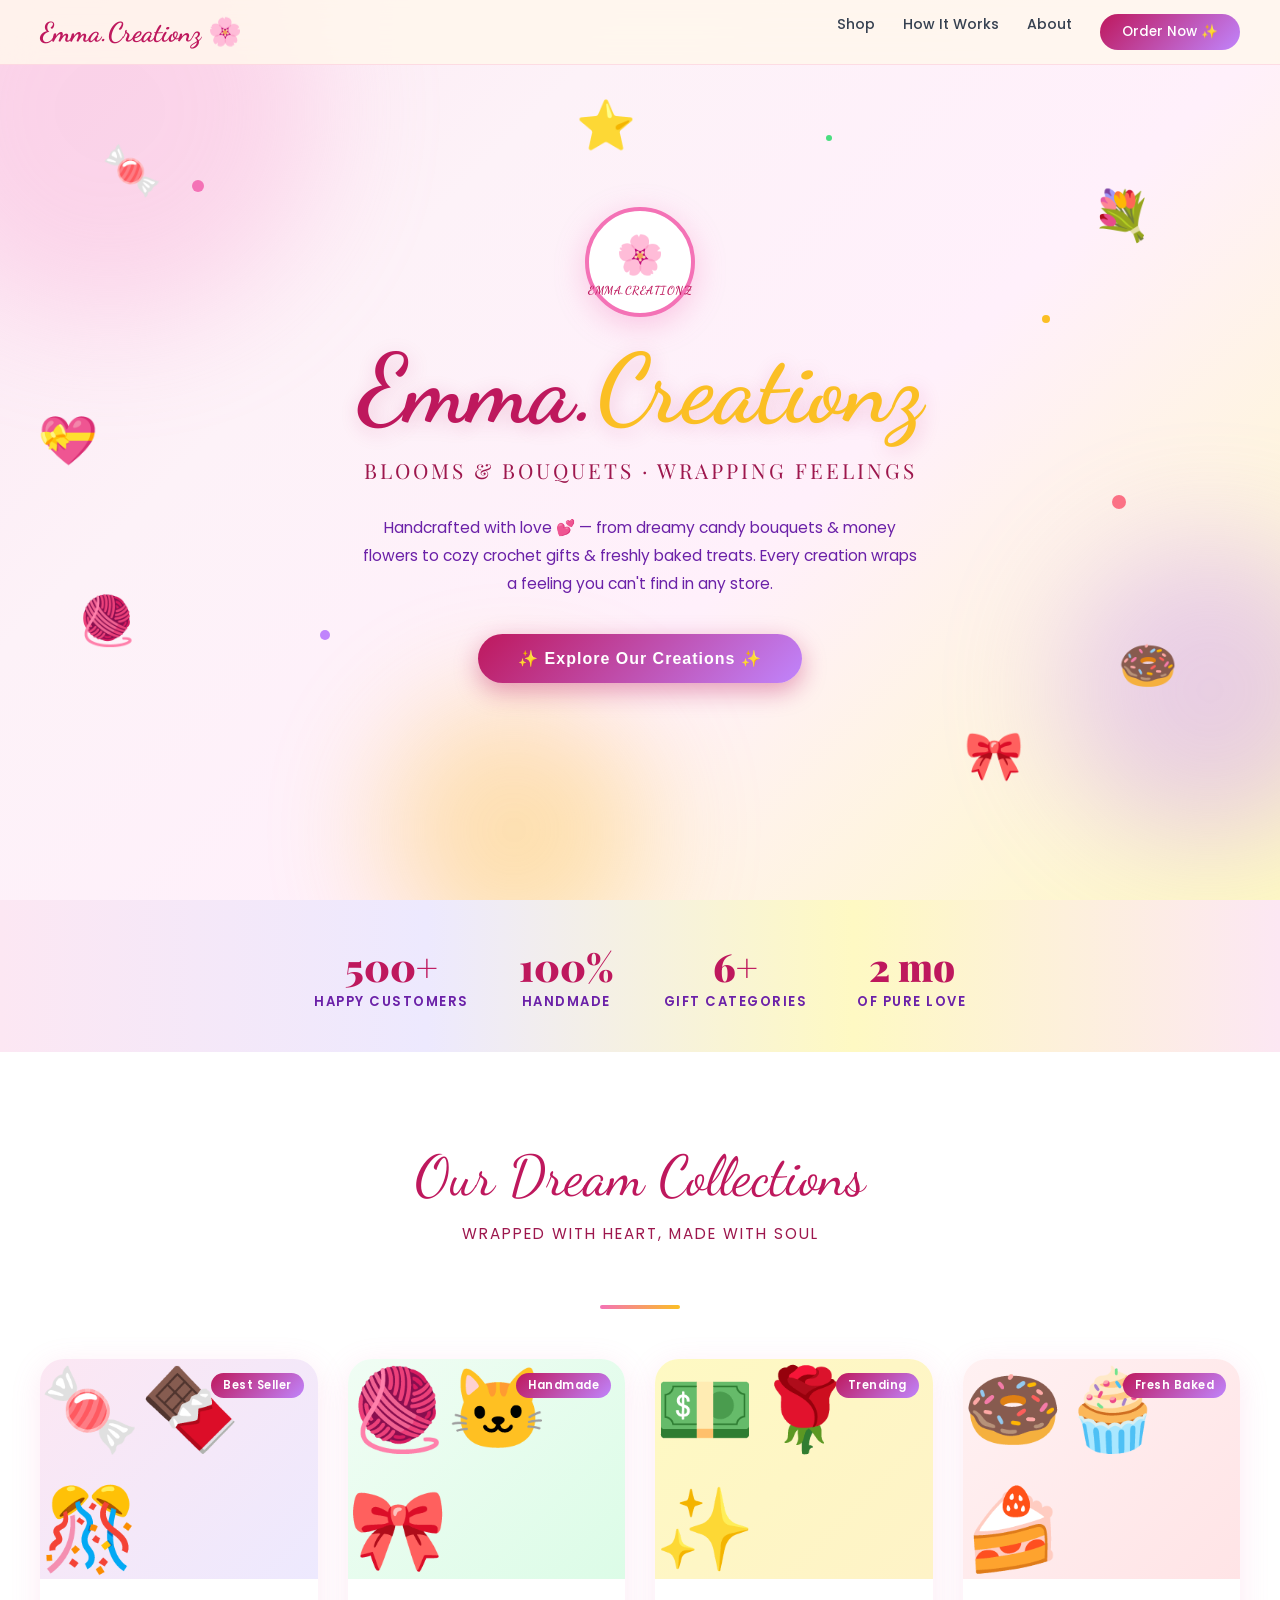
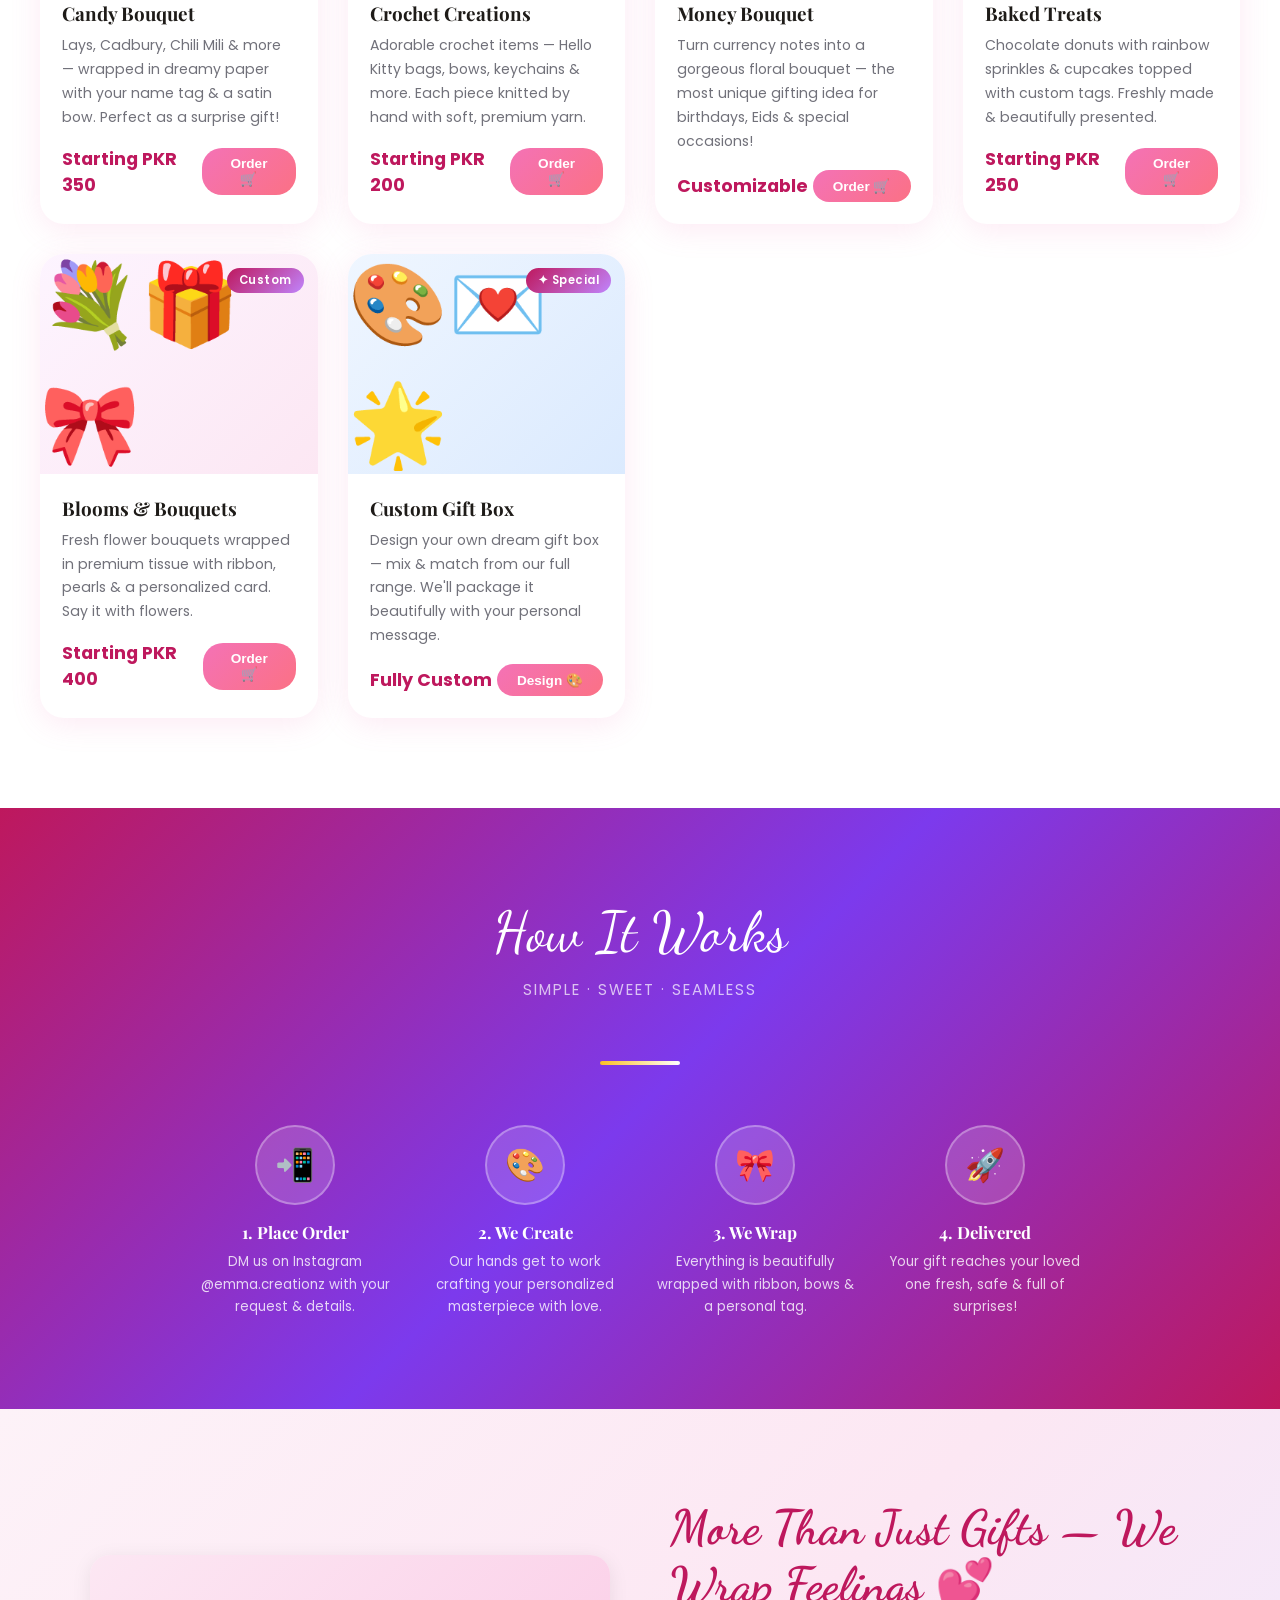
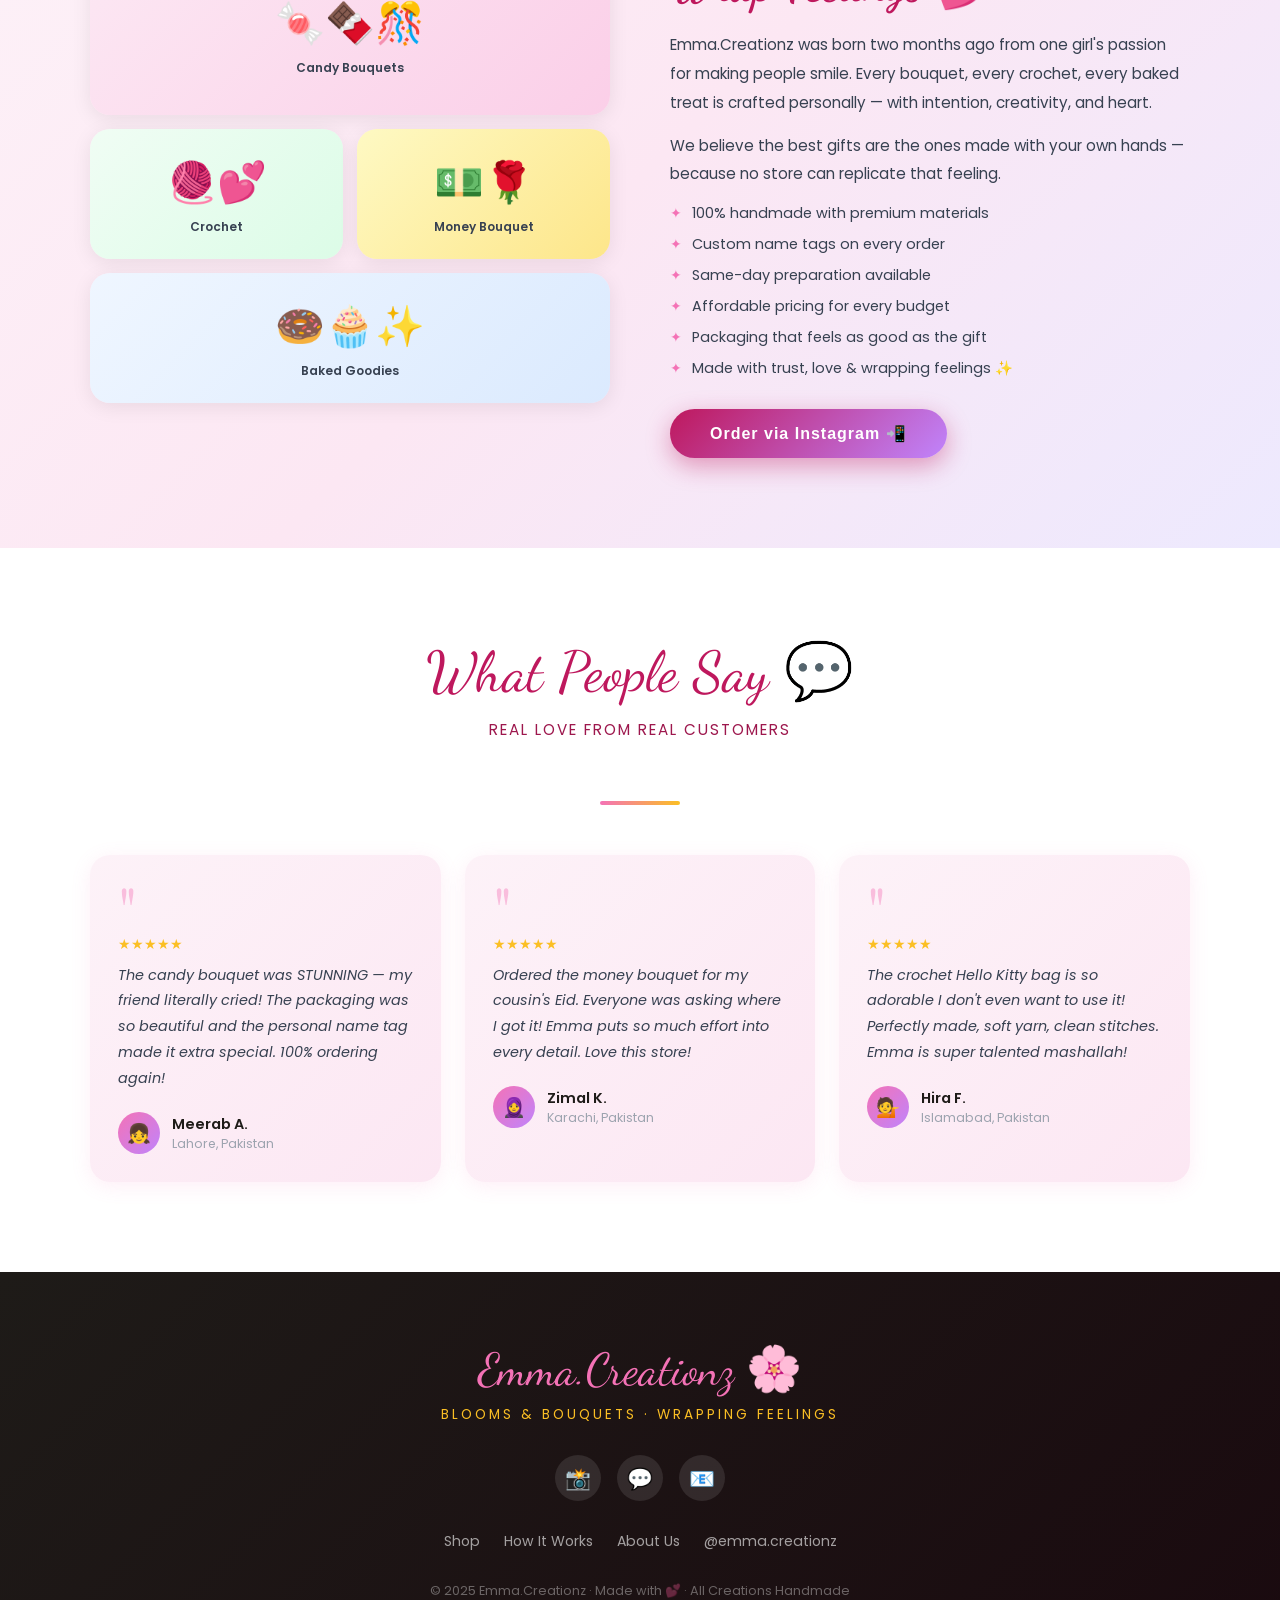
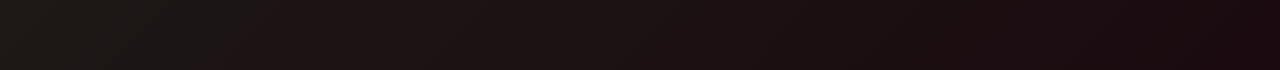
<file: dream-store/index.html>
<!DOCTYPE html>
<html lang="en">
<head>
  <meta charset="UTF-8" />
  <meta name="viewport" content="width=device-width, initial-scale=1.0"/>
  <title>Emma.Creationz – Dream Store</title>
  <link href="https://fonts.googleapis.com/css2?family=Playfair+Display:wght@400;700;900&family=Dancing+Script:wght@600;700&family=Poppins:wght@300;400;600&display=swap" rel="stylesheet"/>
  <style>
    :root {
      --pink:     #f472b6;
      --rose:     #fb7185;
      --deep:     #be185d;
      --purple:   #c084fc;
      --gold:     #fbbf24;
      --cream:    #fff7ed;
      --white:    #ffffff;
      --dark:     #1e1b18;
      --soft:     #fce7f3;
    }

    * { margin: 0; padding: 0; box-sizing: border-box; }

    body {
      font-family: 'Poppins', sans-serif;
      background: var(--cream);
      overflow-x: hidden;
    }

    /* ─── HERO ─────────────────────────────────────── */
    .hero {
      min-height: 100vh;
      background: linear-gradient(135deg, #fce7f3 0%, #fdf2f8 30%, #fff0fb 60%, #fef9c3 100%);
      position: relative;
      display: flex;
      flex-direction: column;
      align-items: center;
      justify-content: center;
      overflow: hidden;
      text-align: center;
    }

    /* floating blobs */
    .blob {
      position: absolute;
      border-radius: 50%;
      filter: blur(60px);
      opacity: .35;
      animation: float 8s ease-in-out infinite;
    }
    .blob-1 { width:420px;height:420px;background:#f9a8d4;top:-100px;left:-100px;animation-delay:0s; }
    .blob-2 { width:300px;height:300px;background:#c084fc;top:60%;right:-80px;animation-delay:2s; }
    .blob-3 { width:260px;height:260px;background:#fbbf24;bottom:-60px;left:30%;animation-delay:4s; }

    @keyframes float {
      0%,100% { transform: translateY(0) scale(1); }
      50%      { transform: translateY(-30px) scale(1.05); }
    }

    /* confetti dots */
    .dot {
      position: absolute;
      border-radius: 50%;
      animation: twinkle 3s ease-in-out infinite;
    }
    @keyframes twinkle {
      0%,100% { opacity:.6; transform: scale(1); }
      50%      { opacity:1;  transform: scale(1.4); }
    }

    .logo-badge {
      width: 110px; height: 110px;
      background: white;
      border-radius: 50%;
      border: 4px solid var(--pink);
      display: flex; flex-direction: column;
      align-items: center; justify-content: center;
      margin: 0 auto 20px;
      box-shadow: 0 8px 30px rgba(244,114,182,.35);
      animation: pulse-logo 3s ease-in-out infinite;
    }
    @keyframes pulse-logo {
      0%,100% { box-shadow: 0 8px 30px rgba(244,114,182,.35); }
      50%      { box-shadow: 0 8px 50px rgba(244,114,182,.7); }
    }
    .logo-badge .emoji { font-size: 2.4rem; }
    .logo-badge .logo-name {
      font-family: 'Dancing Script', cursive;
      font-size: .72rem;
      color: var(--deep);
      font-weight: 700;
      letter-spacing: .5px;
    }

    h1 {
      font-family: 'Dancing Script', cursive;
      font-size: clamp(3rem, 8vw, 6rem);
      color: var(--deep);
      line-height: 1.1;
      text-shadow: 2px 4px 20px rgba(190,24,93,.2);
      position: relative; z-index: 2;
    }
    h1 span { color: var(--gold); }

    .tagline {
      font-family: 'Playfair Display', serif;
      font-size: clamp(.9rem, 2.5vw, 1.3rem);
      color: #9d174d;
      margin: 14px 0 30px;
      letter-spacing: 3px;
      text-transform: uppercase;
      position: relative; z-index: 2;
    }

    .hero-desc {
      max-width: 560px;
      color: #6b21a8;
      font-size: .97rem;
      line-height: 1.8;
      position: relative; z-index: 2;
      margin-bottom: 36px;
    }

    .cta-btn {
      display: inline-block;
      background: linear-gradient(135deg, var(--deep), var(--purple));
      color: white;
      padding: 15px 40px;
      border-radius: 50px;
      font-size: 1rem;
      font-weight: 600;
      text-decoration: none;
      letter-spacing: 1px;
      box-shadow: 0 8px 25px rgba(190,24,93,.4);
      transition: transform .3s, box-shadow .3s;
      position: relative; z-index: 2;
      cursor: pointer; border: none;
    }
    .cta-btn:hover { transform: translateY(-4px); box-shadow: 0 14px 35px rgba(190,24,93,.55); }

    /* floating product emojis */
    .float-item {
      position: absolute;
      font-size: clamp(1.8rem, 4vw, 3rem);
      animation: floatItem 6s ease-in-out infinite;
      z-index: 1; pointer-events: none;
    }
    @keyframes floatItem {
      0%,100% { transform: translateY(0) rotate(-5deg); }
      50%      { transform: translateY(-20px) rotate(5deg); }
    }

    /* ─── SECTION COMMONS ──────────────────────────── */
    section { padding: 90px 20px; }
    .section-title {
      text-align: center;
      font-family: 'Dancing Script', cursive;
      font-size: clamp(2.2rem, 5vw, 3.5rem);
      color: var(--deep);
      margin-bottom: 12px;
    }
    .section-sub {
      text-align: center;
      color: #9d174d;
      font-size: .95rem;
      letter-spacing: 2px;
      text-transform: uppercase;
      margin-bottom: 60px;
    }
    .divider {
      width: 80px; height: 4px;
      background: linear-gradient(90deg, var(--pink), var(--gold));
      border-radius: 2px;
      margin: 14px auto 0;
    }

    /* ─── PRODUCTS ─────────────────────────────────── */
    .products { background: white; }

    .products-grid {
      display: grid;
      grid-template-columns: repeat(auto-fill, minmax(270px, 1fr));
      gap: 30px;
      max-width: 1200px;
      margin: 0 auto;
    }

    .product-card {
      background: white;
      border-radius: 24px;
      overflow: hidden;
      box-shadow: 0 6px 30px rgba(244,114,182,.15);
      transition: transform .35s, box-shadow .35s;
      position: relative;
    }
    .product-card:hover {
      transform: translateY(-10px);
      box-shadow: 0 20px 50px rgba(244,114,182,.3);
    }

    .card-img {
      height: 220px;
      display: flex;
      align-items: center;
      justify-content: center;
      font-size: 5rem;
      position: relative;
      overflow: hidden;
    }

    /* individual card backgrounds */
    .card-candy   .card-img { background: linear-gradient(135deg, #fce7f3, #ede9fe); }
    .card-crochet .card-img { background: linear-gradient(135deg, #f0fdf4, #dcfce7); }
    .card-money   .card-img { background: linear-gradient(135deg, #fef9c3, #fef3c7); }
    .card-cake    .card-img { background: linear-gradient(135deg, #fff1f2, #ffe4e6); }
    .card-bouquet .card-img { background: linear-gradient(135deg, #fdf4ff, #fce7f3); }
    .card-custom  .card-img { background: linear-gradient(135deg, #eff6ff, #dbeafe); }

    .badge {
      position: absolute;
      top: 14px; right: 14px;
      background: linear-gradient(135deg, var(--deep), var(--purple));
      color: white;
      font-size: .72rem;
      font-weight: 600;
      padding: 4px 12px;
      border-radius: 20px;
      letter-spacing: .5px;
    }

    .card-body { padding: 22px; }
    .card-body h3 {
      font-family: 'Playfair Display', serif;
      font-size: 1.18rem;
      color: var(--dark);
      margin-bottom: 8px;
    }
    .card-body p {
      color: #71717a;
      font-size: .88rem;
      line-height: 1.7;
      margin-bottom: 16px;
    }
    .price-row {
      display: flex;
      align-items: center;
      justify-content: space-between;
    }
    .price {
      font-size: 1.1rem;
      font-weight: 700;
      color: var(--deep);
    }
    .order-btn {
      background: linear-gradient(135deg, var(--pink), var(--rose));
      color: white;
      border: none;
      padding: 8px 20px;
      border-radius: 20px;
      font-size: .85rem;
      font-weight: 600;
      cursor: pointer;
      transition: transform .2s, opacity .2s;
    }
    .order-btn:hover { transform: scale(1.05); opacity: .9; }

    /* ─── PROCESS BANNER ───────────────────────────── */
    .process {
      background: linear-gradient(135deg, var(--deep) 0%, #7c3aed 50%, var(--deep) 100%);
      color: white;
    }
    .process .section-title { color: white; }
    .process .section-sub   { color: rgba(255,255,255,.7); }
    .process .divider       { background: linear-gradient(90deg, var(--gold), white); }

    .steps {
      display: flex;
      flex-wrap: wrap;
      justify-content: center;
      gap: 30px;
      max-width: 1100px;
      margin: 0 auto;
    }
    .step {
      text-align: center;
      width: 200px;
    }
    .step-icon {
      width: 80px; height: 80px;
      background: rgba(255,255,255,.15);
      border-radius: 50%;
      display: flex; align-items: center; justify-content: center;
      font-size: 2rem;
      margin: 0 auto 16px;
      border: 2px solid rgba(255,255,255,.3);
      transition: transform .3s;
    }
    .step:hover .step-icon { transform: scale(1.15) rotate(8deg); }
    .step h4 { font-family: 'Playfair Display', serif; font-size: 1.05rem; margin-bottom: 8px; }
    .step p  { font-size: .83rem; opacity: .8; line-height: 1.7; }

    /* ─── SHOWCASE BANNER ──────────────────────────── */
    .showcase {
      background: linear-gradient(135deg, #fdf2f8, #fce7f3, #ede9fe);
    }
    .showcase-inner {
      max-width: 1100px;
      margin: 0 auto;
      display: grid;
      grid-template-columns: 1fr 1fr;
      gap: 60px;
      align-items: center;
    }
    @media(max-width:768px){ .showcase-inner { grid-template-columns: 1fr; } }

    .showcase-visual {
      display: grid;
      grid-template-columns: 1fr 1fr;
      gap: 14px;
    }
    .sv-box {
      border-radius: 20px;
      height: 130px;
      display: flex;
      flex-direction: column;
      align-items: center;
      justify-content: center;
      font-size: 2.5rem;
      box-shadow: 0 4px 20px rgba(0,0,0,.08);
      transition: transform .3s;
    }
    .sv-box:hover { transform: scale(1.05); }
    .sv-box span  { font-size: .75rem; font-family:'Poppins',sans-serif; color:#374151; font-weight:600; margin-top:6px; }
    .sv-1 { background: linear-gradient(135deg, #fce7f3, #fbcfe8); grid-column: span 2; height: 160px; }
    .sv-2 { background: linear-gradient(135deg, #f0fdf4, #dcfce7); }
    .sv-3 { background: linear-gradient(135deg, #fef9c3, #fde68a); }
    .sv-4 { background: linear-gradient(135deg, #eff6ff, #dbeafe); grid-column: span 2; }

    .showcase-text h2 {
      font-family: 'Dancing Script', cursive;
      font-size: clamp(2rem, 4vw, 3rem);
      color: var(--deep);
      margin-bottom: 18px;
    }
    .showcase-text p {
      color: #374151;
      font-size: .95rem;
      line-height: 1.9;
      margin-bottom: 14px;
    }
    .highlight-list {
      list-style: none;
      margin-bottom: 30px;
    }
    .highlight-list li {
      display: flex;
      align-items: center;
      gap: 10px;
      color: #374151;
      font-size: .9rem;
      margin-bottom: 10px;
    }
    .highlight-list li::before {
      content: '✦';
      color: var(--pink);
      font-size: .9rem;
    }

    /* ─── TESTIMONIALS ─────────────────────────────── */
    .testimonials { background: white; }

    .testi-grid {
      display: grid;
      grid-template-columns: repeat(auto-fill, minmax(280px, 1fr));
      gap: 24px;
      max-width: 1100px;
      margin: 0 auto;
    }
    .testi-card {
      background: linear-gradient(135deg, #fdf2f8, #fce7f3);
      border-radius: 20px;
      padding: 28px;
      position: relative;
      box-shadow: 0 4px 20px rgba(244,114,182,.12);
    }
    .quote-mark {
      font-size: 4rem;
      color: var(--pink);
      line-height: .8;
      font-family: 'Playfair Display', serif;
      opacity: .4;
    }
    .testi-text {
      color: #374151;
      font-size: .9rem;
      line-height: 1.8;
      margin: 8px 0 20px;
      font-style: italic;
    }
    .testi-author {
      display: flex;
      align-items: center;
      gap: 12px;
    }
    .testi-avatar {
      width: 42px; height: 42px;
      border-radius: 50%;
      background: linear-gradient(135deg, var(--pink), var(--purple));
      display: flex; align-items: center; justify-content: center;
      font-size: 1.2rem;
    }
    .testi-name { font-weight: 600; font-size: .9rem; color: var(--dark); }
    .testi-loc  { font-size: .78rem; color: #9ca3af; }
    .stars { color: var(--gold); font-size: .85rem; margin-bottom: 4px; }

    /* ─── FOOTER ───────────────────────────────────── */
    footer {
      background: linear-gradient(135deg, var(--dark) 0%, #1a0a0f 100%);
      color: white;
      text-align: center;
      padding: 70px 20px;
    }
    footer .footer-logo {
      font-family: 'Dancing Script', cursive;
      font-size: 2.8rem;
      color: var(--pink);
      margin-bottom: 8px;
    }
    footer .footer-tagline {
      color: var(--gold);
      letter-spacing: 3px;
      font-size: .85rem;
      text-transform: uppercase;
      margin-bottom: 30px;
    }
    .footer-links {
      display: flex;
      justify-content: center;
      gap: 24px;
      flex-wrap: wrap;
      margin-bottom: 30px;
    }
    .footer-links a {
      color: rgba(255,255,255,.6);
      text-decoration: none;
      font-size: .88rem;
      transition: color .2s;
    }
    .footer-links a:hover { color: var(--pink); }
    .social-row {
      display: flex;
      justify-content: center;
      gap: 16px;
      margin-bottom: 30px;
    }
    .social-icon {
      width: 46px; height: 46px;
      background: rgba(255,255,255,.1);
      border-radius: 50%;
      display: flex; align-items: center; justify-content: center;
      font-size: 1.3rem;
      text-decoration: none;
      transition: background .2s, transform .2s;
    }
    .social-icon:hover { background: var(--pink); transform: scale(1.1); }
    .footer-copy { color: rgba(255,255,255,.35); font-size: .8rem; }

    /* ─── TOP NAV ──────────────────────────────────── */
    nav {
      position: fixed; top: 0; left: 0; right: 0;
      z-index: 100;
      backdrop-filter: blur(16px);
      background: rgba(255,247,237,.85);
      border-bottom: 1px solid rgba(244,114,182,.2);
      padding: 14px 40px;
      display: flex; align-items: center; justify-content: space-between;
    }
    .nav-brand {
      font-family: 'Dancing Script', cursive;
      font-size: 1.7rem;
      color: var(--deep);
      font-weight: 700;
    }
    .nav-links { display: flex; gap: 28px; }
    .nav-links a {
      text-decoration: none;
      color: #374151;
      font-size: .88rem;
      font-weight: 500;
      transition: color .2s;
    }
    .nav-links a:hover { color: var(--deep); }
    .nav-cta {
      background: linear-gradient(135deg, var(--deep), var(--purple));
      color: white !important;
      padding: 8px 22px;
      border-radius: 20px;
      font-size: .85rem !important;
    }

    /* ─── STATS STRIP ──────────────────────────────── */
    .stats {
      background: linear-gradient(90deg, #fce7f3, #ede9fe, #fef9c3, #fce7f3);
      padding: 40px 20px;
    }
    .stats-inner {
      display: flex;
      justify-content: center;
      flex-wrap: wrap;
      gap: 50px;
      max-width: 900px;
      margin: 0 auto;
      text-align: center;
    }
    .stat-num {
      font-family: 'Playfair Display', serif;
      font-size: 2.4rem;
      font-weight: 900;
      color: var(--deep);
    }
    .stat-label {
      font-size: .82rem;
      color: #6b21a8;
      letter-spacing: 1.5px;
      text-transform: uppercase;
      font-weight: 600;
    }

    /* scroll animations */
    .reveal {
      opacity: 0;
      transform: translateY(30px);
      transition: opacity .6s ease, transform .6s ease;
    }
    .reveal.visible {
      opacity: 1;
      transform: translateY(0);
    }
  </style>
</head>
<body>

<!-- NAV -->
<nav>
  <div class="nav-brand">Emma.Creationz 🌸</div>
  <div class="nav-links">
    <a href="#products">Shop</a>
    <a href="#process">How It Works</a>
    <a href="#about">About</a>
    <a href="#order" class="nav-cta">Order Now ✨</a>
  </div>
</nav>

<!-- HERO -->
<section class="hero" style="padding-top:80px;">
  <!-- blobs -->
  <div class="blob blob-1"></div>
  <div class="blob blob-2"></div>
  <div class="blob blob-3"></div>

  <!-- confetti dots -->
  <div class="dot" style="width:12px;height:12px;background:#f472b6;top:20%;left:15%;animation-delay:.5s;"></div>
  <div class="dot" style="width:8px;height:8px;background:#fbbf24;top:35%;right:18%;animation-delay:1s;"></div>
  <div class="dot" style="width:10px;height:10px;background:#c084fc;top:70%;left:25%;animation-delay:1.5s;"></div>
  <div class="dot" style="width:14px;height:14px;background:#fb7185;top:55%;right:12%;animation-delay:.8s;"></div>
  <div class="dot" style="width:6px;height:6px;background:#4ade80;top:15%;right:35%;animation-delay:2s;"></div>

  <!-- floating emojis -->
  <div class="float-item" style="top:15%;left:8%;animation-delay:0s;">🍬</div>
  <div class="float-item" style="top:20%;right:10%;animation-delay:1s;">💐</div>
  <div class="float-item" style="top:65%;left:6%;animation-delay:2s;">🧶</div>
  <div class="float-item" style="top:70%;right:8%;animation-delay:1.5s;">🍩</div>
  <div class="float-item" style="top:45%;left:3%;animation-delay:.5s;">💝</div>
  <div class="float-item" style="top:80%;right:20%;animation-delay:3s;">🎀</div>
  <div class="float-item" style="top:10%;left:45%;animation-delay:2.5s;">⭐</div>

  <!-- logo badge -->
  <div class="logo-badge">
    <div class="emoji">🌸</div>
    <div class="logo-name">EMMA.CREATIONZ</div>
  </div>

  <h1>Emma.<span>Creationz</span></h1>
  <p class="tagline">Blooms &amp; Bouquets · Wrapping Feelings</p>
  <p class="hero-desc">
    Handcrafted with love 💕 — from dreamy candy bouquets & money flowers
    to cozy crochet gifts & freshly baked treats. Every creation wraps
    a feeling you can't find in any store.
  </p>
  <button class="cta-btn" onclick="document.getElementById('products').scrollIntoView({behavior:'smooth'})">
    ✨ Explore Our Creations ✨
  </button>
</section>

<!-- STATS -->
<div class="stats reveal">
  <div class="stats-inner">
    <div>
      <div class="stat-num">500+</div>
      <div class="stat-label">Happy Customers</div>
    </div>
    <div>
      <div class="stat-num">100%</div>
      <div class="stat-label">Handmade</div>
    </div>
    <div>
      <div class="stat-num">6+</div>
      <div class="stat-label">Gift Categories</div>
    </div>
    <div>
      <div class="stat-num">2 mo</div>
      <div class="stat-label">Of Pure Love</div>
    </div>
  </div>
</div>

<!-- PRODUCTS -->
<section class="products" id="products">
  <p class="section-title reveal">Our Dream Collections</p>
  <p class="section-sub reveal">Wrapped with Heart, Made with Soul</p>
  <div class="divider reveal" style="margin-bottom:50px;"></div>

  <div class="products-grid">

    <div class="product-card card-candy reveal">
      <div class="card-img">🍬🍫🎊<span class="badge">Best Seller</span></div>
      <div class="card-body">
        <h3>Candy Bouquet</h3>
        <p>Lays, Cadbury, Chili Mili & more — wrapped in dreamy paper with your name tag & a satin bow. Perfect as a surprise gift!</p>
        <div class="price-row">
          <span class="price">Starting PKR 350</span>
          <button class="order-btn">Order 🛒</button>
        </div>
      </div>
    </div>

    <div class="product-card card-crochet reveal">
      <div class="card-img">🧶🐱🎀<span class="badge">Handmade</span></div>
      <div class="card-body">
        <h3>Crochet Creations</h3>
        <p>Adorable crochet items — Hello Kitty bags, bows, keychains & more. Each piece knitted by hand with soft, premium yarn.</p>
        <div class="price-row">
          <span class="price">Starting PKR 200</span>
          <button class="order-btn">Order 🛒</button>
        </div>
      </div>
    </div>

    <div class="product-card card-money reveal">
      <div class="card-img">💵🌹✨<span class="badge">Trending</span></div>
      <div class="card-body">
        <h3>Money Bouquet</h3>
        <p>Turn currency notes into a gorgeous floral bouquet — the most unique gifting idea for birthdays, Eids & special occasions!</p>
        <div class="price-row">
          <span class="price">Customizable</span>
          <button class="order-btn">Order 🛒</button>
        </div>
      </div>
    </div>

    <div class="product-card card-cake reveal">
      <div class="card-img">🍩🧁🍰<span class="badge">Fresh Baked</span></div>
      <div class="card-body">
        <h3>Baked Treats</h3>
        <p>Chocolate donuts with rainbow sprinkles & cupcakes topped with custom tags. Freshly made & beautifully presented.</p>
        <div class="price-row">
          <span class="price">Starting PKR 250</span>
          <button class="order-btn">Order 🛒</button>
        </div>
      </div>
    </div>

    <div class="product-card card-bouquet reveal">
      <div class="card-img">💐🎁🎀<span class="badge">Custom</span></div>
      <div class="card-body">
        <h3>Blooms &amp; Bouquets</h3>
        <p>Fresh flower bouquets wrapped in premium tissue with ribbon, pearls & a personalized card. Say it with flowers.</p>
        <div class="price-row">
          <span class="price">Starting PKR 400</span>
          <button class="order-btn">Order 🛒</button>
        </div>
      </div>
    </div>

    <div class="product-card card-custom reveal">
      <div class="card-img">🎨💌🌟<span class="badge">✦ Special</span></div>
      <div class="card-body">
        <h3>Custom Gift Box</h3>
        <p>Design your own dream gift box — mix & match from our full range. We'll package it beautifully with your personal message.</p>
        <div class="price-row">
          <span class="price">Fully Custom</span>
          <button class="order-btn">Design 🎨</button>
        </div>
      </div>
    </div>

  </div>
</section>

<!-- PROCESS -->
<section class="process" id="process">
  <p class="section-title reveal">How It Works</p>
  <p class="section-sub reveal" style="color:rgba(255,255,255,.7);">Simple · Sweet · Seamless</p>
  <div class="divider reveal" style="margin-bottom:60px;"></div>

  <div class="steps">
    <div class="step reveal">
      <div class="step-icon">📲</div>
      <h4>1. Place Order</h4>
      <p>DM us on Instagram @emma.creationz with your request & details.</p>
    </div>
    <div class="step reveal">
      <div class="step-icon">🎨</div>
      <h4>2. We Create</h4>
      <p>Our hands get to work crafting your personalized masterpiece with love.</p>
    </div>
    <div class="step reveal">
      <div class="step-icon">🎀</div>
      <h4>3. We Wrap</h4>
      <p>Everything is beautifully wrapped with ribbon, bows & a personal tag.</p>
    </div>
    <div class="step reveal">
      <div class="step-icon">🚀</div>
      <h4>4. Delivered</h4>
      <p>Your gift reaches your loved one fresh, safe & full of surprises!</p>
    </div>
  </div>
</section>

<!-- ABOUT / SHOWCASE -->
<section class="showcase" id="about">
  <div class="showcase-inner">
    <div class="showcase-visual reveal">
      <div class="sv-box sv-1">🍬🍫🎊<span>Candy Bouquets</span></div>
      <div class="sv-box sv-2">🧶💕<span>Crochet</span></div>
      <div class="sv-box sv-3">💵🌹<span>Money Bouquet</span></div>
      <div class="sv-box sv-4">🍩🧁✨<span>Baked Goodies</span></div>
    </div>
    <div class="showcase-text reveal">
      <h2>More Than Just Gifts — We Wrap Feelings 💕</h2>
      <p>
        Emma.Creationz was born two months ago from one girl's passion for making
        people smile. Every bouquet, every crochet, every baked treat is crafted
        personally — with intention, creativity, and heart.
      </p>
      <p>
        We believe the best gifts are the ones made with your own hands — because
        no store can replicate that feeling.
      </p>
      <ul class="highlight-list">
        <li>100% handmade with premium materials</li>
        <li>Custom name tags on every order</li>
        <li>Same-day preparation available</li>
        <li>Affordable pricing for every budget</li>
        <li>Packaging that feels as good as the gift</li>
        <li>Made with trust, love & wrapping feelings ✨</li>
      </ul>
      <button class="cta-btn" id="order">Order via Instagram 📲</button>
    </div>
  </div>
</section>

<!-- TESTIMONIALS -->
<section class="testimonials">
  <p class="section-title reveal">What People Say 💬</p>
  <p class="section-sub reveal">Real Love from Real Customers</p>
  <div class="divider reveal" style="margin-bottom:50px;"></div>

  <div class="testi-grid">
    <div class="testi-card reveal">
      <div class="quote-mark">"</div>
      <div class="stars">★★★★★</div>
      <p class="testi-text">The candy bouquet was STUNNING — my friend literally cried! The packaging was so beautiful and the personal name tag made it extra special. 100% ordering again!</p>
      <div class="testi-author">
        <div class="testi-avatar">👧</div>
        <div>
          <div class="testi-name">Meerab A.</div>
          <div class="testi-loc">Lahore, Pakistan</div>
        </div>
      </div>
    </div>
    <div class="testi-card reveal">
      <div class="quote-mark">"</div>
      <div class="stars">★★★★★</div>
      <p class="testi-text">Ordered the money bouquet for my cousin's Eid. Everyone was asking where I got it! Emma puts so much effort into every detail. Love this store!</p>
      <div class="testi-author">
        <div class="testi-avatar">🧕</div>
        <div>
          <div class="testi-name">Zimal K.</div>
          <div class="testi-loc">Karachi, Pakistan</div>
        </div>
      </div>
    </div>
    <div class="testi-card reveal">
      <div class="quote-mark">"</div>
      <div class="stars">★★★★★</div>
      <p class="testi-text">The crochet Hello Kitty bag is so adorable I don't even want to use it! Perfectly made, soft yarn, clean stitches. Emma is super talented mashallah!</p>
      <div class="testi-author">
        <div class="testi-avatar">💁</div>
        <div>
          <div class="testi-name">Hira F.</div>
          <div class="testi-loc">Islamabad, Pakistan</div>
        </div>
      </div>
    </div>
  </div>
</section>

<!-- FOOTER -->
<footer>
  <div class="footer-logo">Emma.Creationz 🌸</div>
  <div class="footer-tagline">Blooms & Bouquets · Wrapping Feelings</div>
  <div class="social-row">
    <a class="social-icon" href="https://www.instagram.com/emma.creationz" target="_blank">📸</a>
    <a class="social-icon" href="#">💬</a>
    <a class="social-icon" href="#">📧</a>
  </div>
  <div class="footer-links">
    <a href="#products">Shop</a>
    <a href="#process">How It Works</a>
    <a href="#about">About Us</a>
    <a href="https://www.instagram.com/emma.creationz" target="_blank">@emma.creationz</a>
  </div>
  <p class="footer-copy">© 2025 Emma.Creationz · Made with 💕 · All Creations Handmade</p>
</footer>

<script>
  // scroll reveal
  const observer = new IntersectionObserver((entries) => {
    entries.forEach(e => {
      if (e.isIntersecting) {
        e.target.classList.add('visible');
      }
    });
  }, { threshold: 0.12 });

  document.querySelectorAll('.reveal').forEach(el => observer.observe(el));
</script>

</body>
</html>
</file>
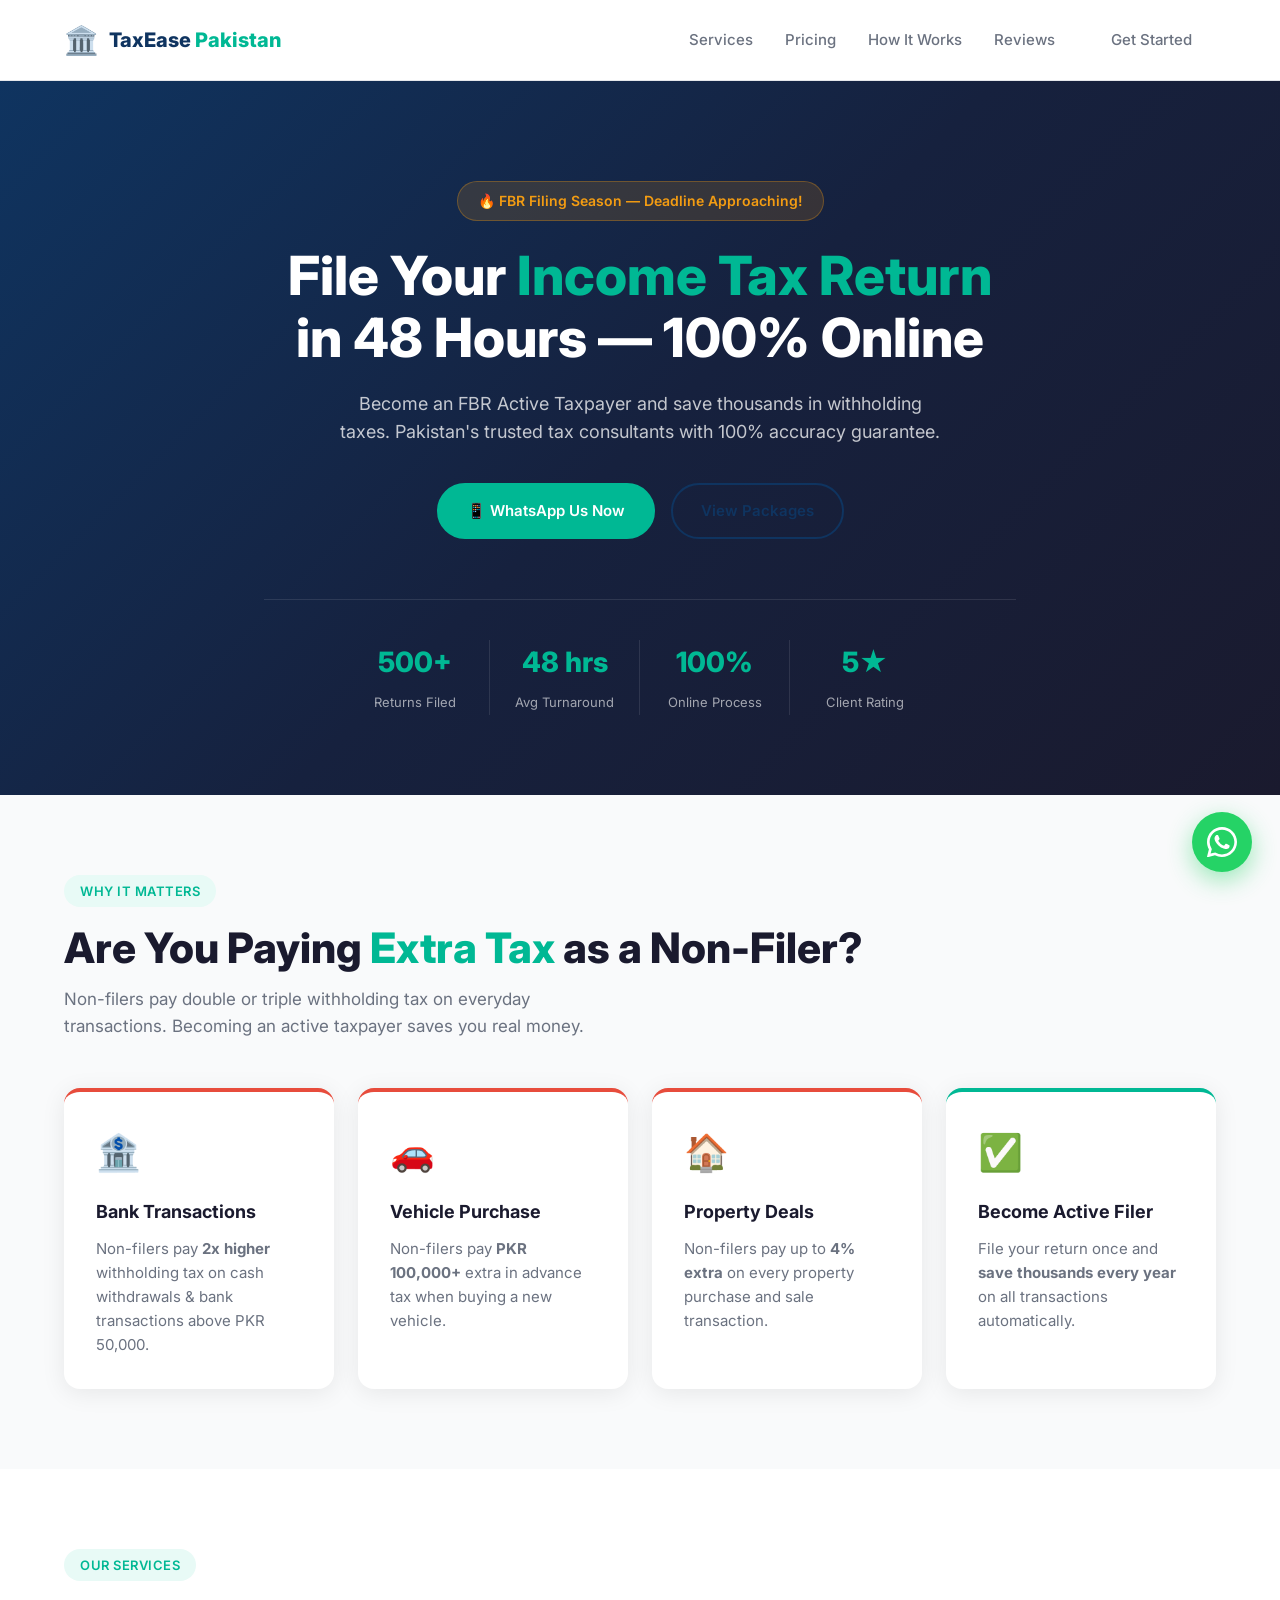
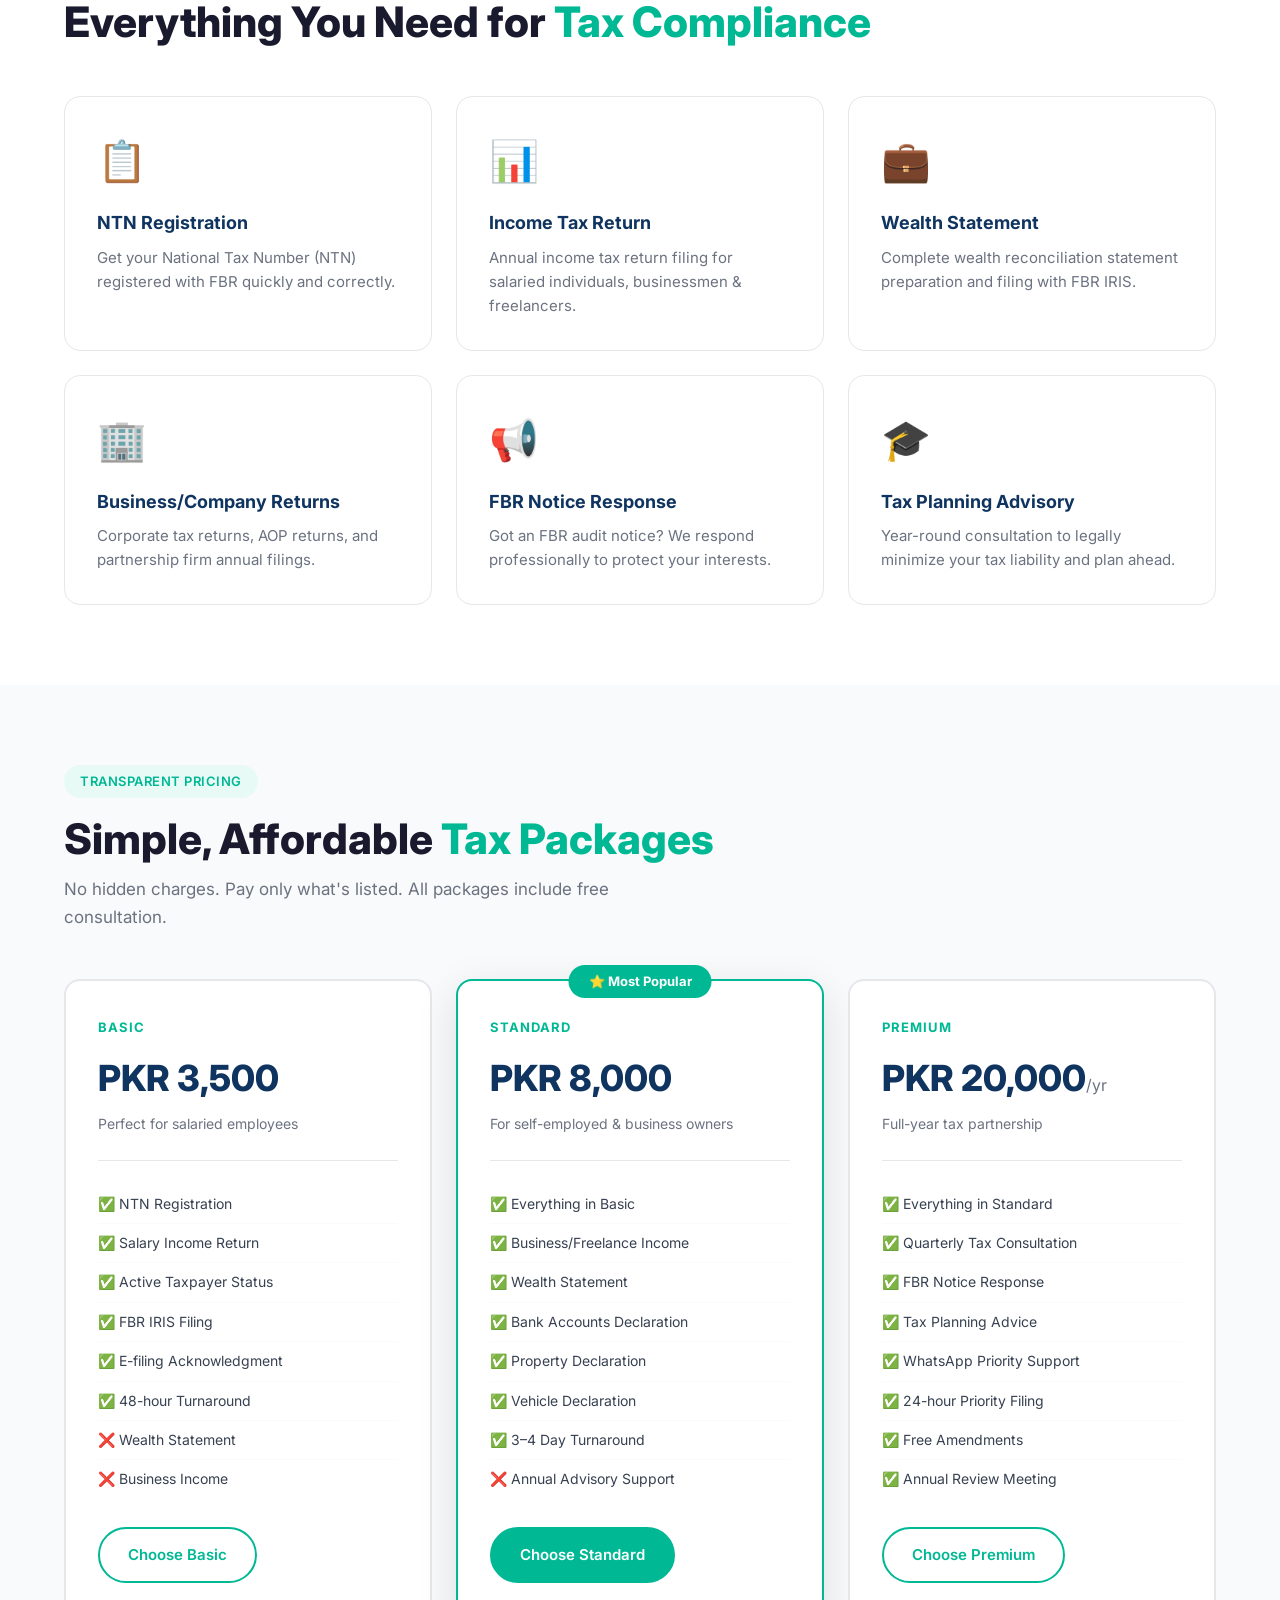
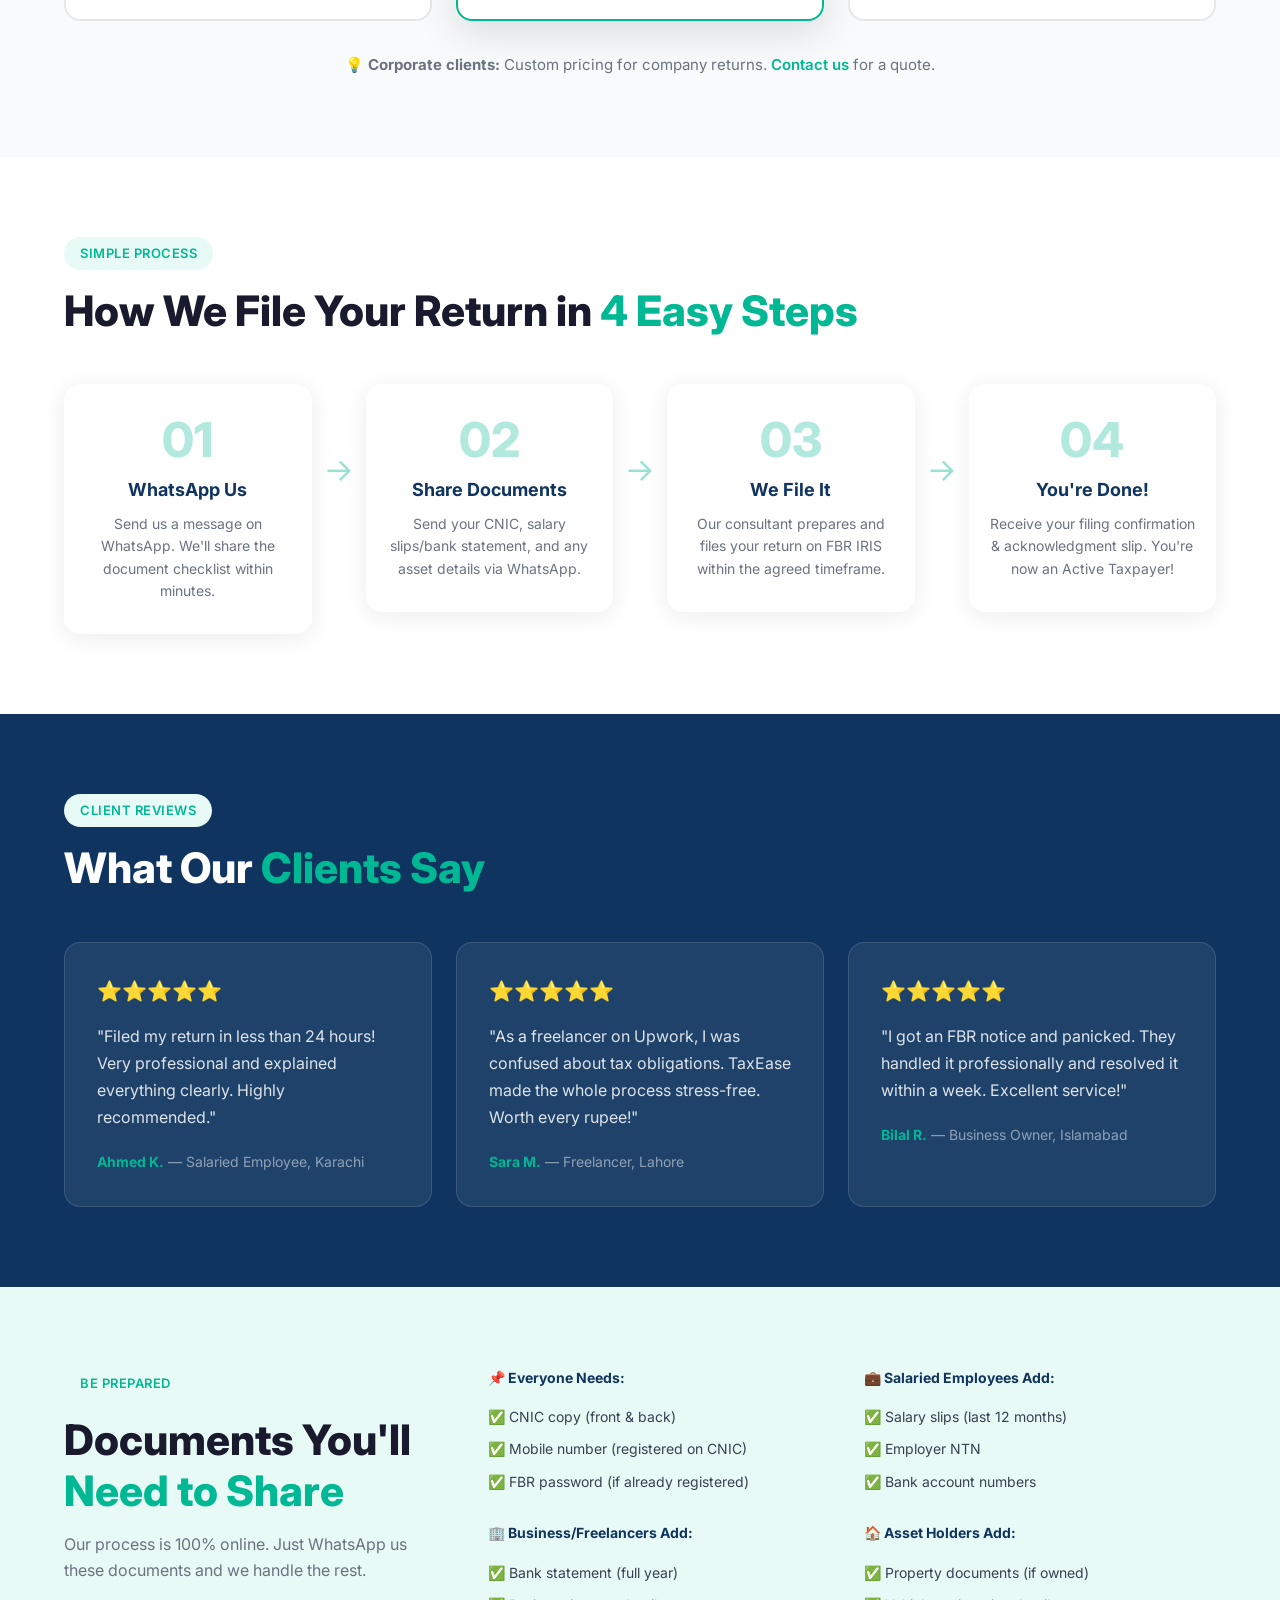
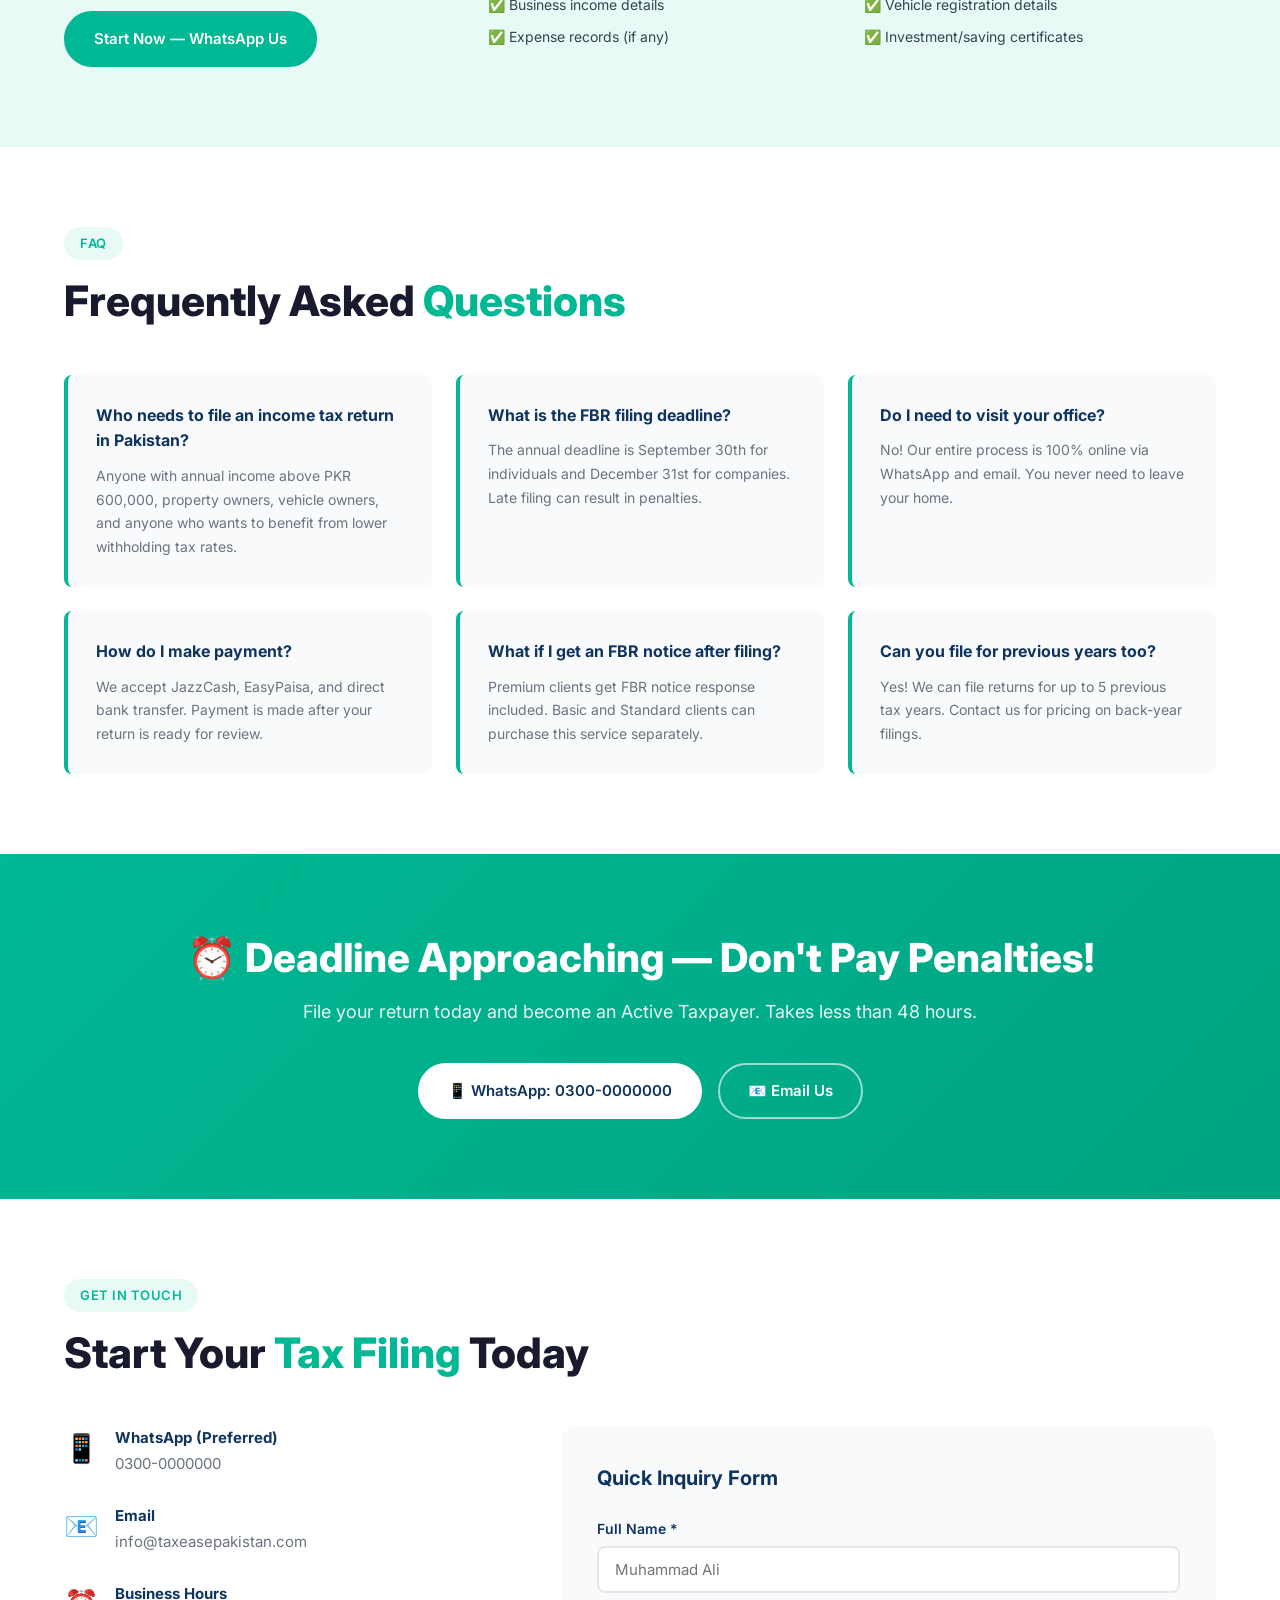
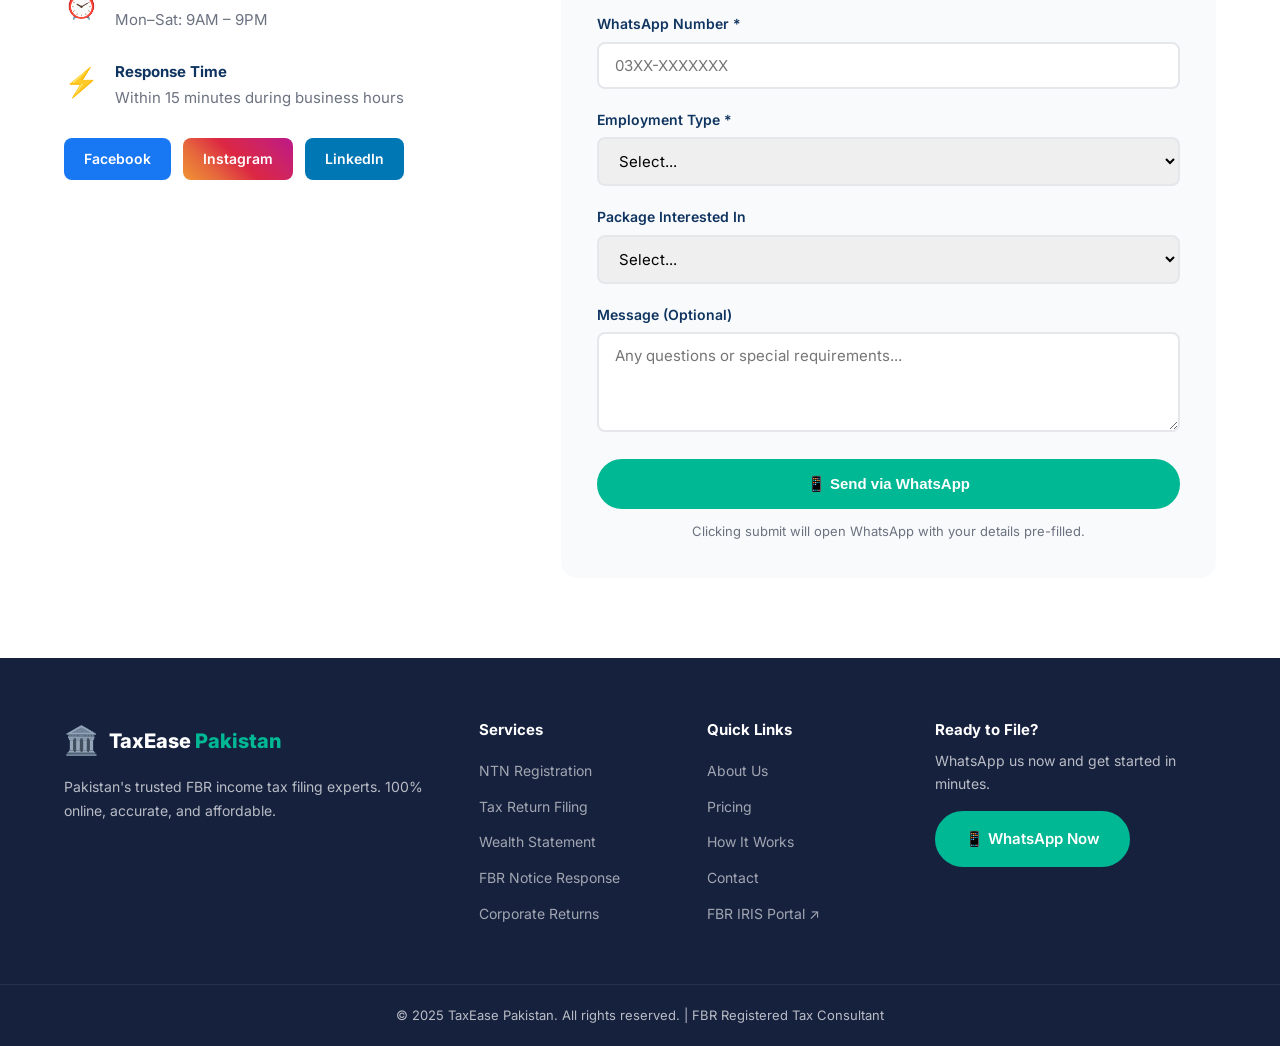
<file: website/index.html>
<!DOCTYPE html>
<html lang="en">
<head>
  <meta charset="UTF-8" />
  <meta name="viewport" content="width=device-width, initial-scale=1.0"/>
  <title>TaxEase Pakistan | FBR Income Tax Filing Experts</title>
  <meta name="description" content="Professional FBR income tax return filing service. Get registered, file your return, and become an active taxpayer — 100% online, fast & affordable."/>
  <link href="https://fonts.googleapis.com/css2?family=Inter:wght@300;400;500;600;700;800&display=swap" rel="stylesheet"/>
  <link rel="stylesheet" href="style.css"/>
</head>
<body>

<!-- ===== NAV ===== -->
<nav class="navbar">
  <div class="container nav-inner">
    <div class="logo">
      <span class="logo-icon">🏛️</span>
      <span class="logo-text">TaxEase <span class="accent">Pakistan</span></span>
    </div>
    <ul class="nav-links">
      <li><a href="#services">Services</a></li>
      <li><a href="#pricing">Pricing</a></li>
      <li><a href="#how-it-works">How It Works</a></li>
      <li><a href="#testimonials">Reviews</a></li>
      <li><a href="#contact" class="btn btn-nav">Get Started</a></li>
    </ul>
    <button class="hamburger" id="hamburger">&#9776;</button>
  </div>
</nav>

<!-- ===== HERO ===== -->
<section class="hero">
  <div class="container hero-inner">
    <div class="hero-badge">🔥 FBR Filing Season — Deadline Approaching!</div>
    <h1>File Your <span class="accent">Income Tax Return</span><br/>in 48 Hours — 100% Online</h1>
    <p class="hero-sub">Become an FBR Active Taxpayer and save thousands in withholding taxes. Pakistan's trusted tax consultants with 100% accuracy guarantee.</p>
    <div class="hero-cta">
      <a href="https://wa.me/923000000000?text=Hi%2C%20I%20want%20to%20file%20my%20income%20tax%20return" class="btn btn-primary" target="_blank">
        📱 WhatsApp Us Now
      </a>
      <a href="#pricing" class="btn btn-outline">View Packages</a>
    </div>
    <div class="hero-stats">
      <div class="stat"><strong>500+</strong><span>Returns Filed</span></div>
      <div class="stat"><strong>48 hrs</strong><span>Avg Turnaround</span></div>
      <div class="stat"><strong>100%</strong><span>Online Process</span></div>
      <div class="stat"><strong>5★</strong><span>Client Rating</span></div>
    </div>
  </div>
</section>

<!-- ===== WHY BECOME ACTIVE FILER ===== -->
<section class="why-section">
  <div class="container">
    <div class="section-label">Why It Matters</div>
    <h2>Are You Paying <span class="accent">Extra Tax</span> as a Non-Filer?</h2>
    <p class="section-sub">Non-filers pay double or triple withholding tax on everyday transactions. Becoming an active taxpayer saves you real money.</p>
    <div class="cards-grid">
      <div class="card card-danger">
        <div class="card-icon">🏦</div>
        <h3>Bank Transactions</h3>
        <p>Non-filers pay <strong>2x higher</strong> withholding tax on cash withdrawals & bank transactions above PKR 50,000.</p>
      </div>
      <div class="card card-danger">
        <div class="card-icon">🚗</div>
        <h3>Vehicle Purchase</h3>
        <p>Non-filers pay <strong>PKR 100,000+</strong> extra in advance tax when buying a new vehicle.</p>
      </div>
      <div class="card card-danger">
        <div class="card-icon">🏠</div>
        <h3>Property Deals</h3>
        <p>Non-filers pay up to <strong>4% extra</strong> on every property purchase and sale transaction.</p>
      </div>
      <div class="card card-success">
        <div class="card-icon">✅</div>
        <h3>Become Active Filer</h3>
        <p>File your return once and <strong>save thousands every year</strong> on all transactions automatically.</p>
      </div>
    </div>
  </div>
</section>

<!-- ===== SERVICES ===== -->
<section class="services-section" id="services">
  <div class="container">
    <div class="section-label">Our Services</div>
    <h2>Everything You Need for <span class="accent">Tax Compliance</span></h2>
    <div class="services-grid">
      <div class="service-card">
        <div class="service-icon">📋</div>
        <h3>NTN Registration</h3>
        <p>Get your National Tax Number (NTN) registered with FBR quickly and correctly.</p>
      </div>
      <div class="service-card">
        <div class="service-icon">📊</div>
        <h3>Income Tax Return</h3>
        <p>Annual income tax return filing for salaried individuals, businessmen & freelancers.</p>
      </div>
      <div class="service-card">
        <div class="service-icon">💼</div>
        <h3>Wealth Statement</h3>
        <p>Complete wealth reconciliation statement preparation and filing with FBR IRIS.</p>
      </div>
      <div class="service-card">
        <div class="service-icon">🏢</div>
        <h3>Business/Company Returns</h3>
        <p>Corporate tax returns, AOP returns, and partnership firm annual filings.</p>
      </div>
      <div class="service-card">
        <div class="service-icon">📢</div>
        <h3>FBR Notice Response</h3>
        <p>Got an FBR audit notice? We respond professionally to protect your interests.</p>
      </div>
      <div class="service-card">
        <div class="service-icon">🎓</div>
        <h3>Tax Planning Advisory</h3>
        <p>Year-round consultation to legally minimize your tax liability and plan ahead.</p>
      </div>
    </div>
  </div>
</section>

<!-- ===== PRICING ===== -->
<section class="pricing-section" id="pricing">
  <div class="container">
    <div class="section-label">Transparent Pricing</div>
    <h2>Simple, Affordable <span class="accent">Tax Packages</span></h2>
    <p class="section-sub">No hidden charges. Pay only what's listed. All packages include free consultation.</p>

    <div class="pricing-grid">

      <!-- Basic -->
      <div class="pricing-card">
        <div class="plan-badge">Basic</div>
        <div class="plan-price">PKR 3,500</div>
        <div class="plan-desc">Perfect for salaried employees</div>
        <ul class="plan-features">
          <li>✅ NTN Registration</li>
          <li>✅ Salary Income Return</li>
          <li>✅ Active Taxpayer Status</li>
          <li>✅ FBR IRIS Filing</li>
          <li>✅ E-filing Acknowledgment</li>
          <li>✅ 48-hour Turnaround</li>
          <li>❌ Wealth Statement</li>
          <li>❌ Business Income</li>
        </ul>
        <a href="https://wa.me/923000000000?text=I%20want%20the%20Basic%20Package%20-%20PKR%203500" class="btn btn-outline-green" target="_blank">Choose Basic</a>
      </div>

      <!-- Standard (Featured) -->
      <div class="pricing-card featured">
        <div class="popular-tag">⭐ Most Popular</div>
        <div class="plan-badge">Standard</div>
        <div class="plan-price">PKR 8,000</div>
        <div class="plan-desc">For self-employed & business owners</div>
        <ul class="plan-features">
          <li>✅ Everything in Basic</li>
          <li>✅ Business/Freelance Income</li>
          <li>✅ Wealth Statement</li>
          <li>✅ Bank Accounts Declaration</li>
          <li>✅ Property Declaration</li>
          <li>✅ Vehicle Declaration</li>
          <li>✅ 3–4 Day Turnaround</li>
          <li>❌ Annual Advisory Support</li>
        </ul>
        <a href="https://wa.me/923000000000?text=I%20want%20the%20Standard%20Package%20-%20PKR%208000" class="btn btn-primary" target="_blank">Choose Standard</a>
      </div>

      <!-- Premium -->
      <div class="pricing-card">
        <div class="plan-badge">Premium</div>
        <div class="plan-price">PKR 20,000<span>/yr</span></div>
        <div class="plan-desc">Full-year tax partnership</div>
        <ul class="plan-features">
          <li>✅ Everything in Standard</li>
          <li>✅ Quarterly Tax Consultation</li>
          <li>✅ FBR Notice Response</li>
          <li>✅ Tax Planning Advice</li>
          <li>✅ WhatsApp Priority Support</li>
          <li>✅ 24-hour Priority Filing</li>
          <li>✅ Free Amendments</li>
          <li>✅ Annual Review Meeting</li>
        </ul>
        <a href="https://wa.me/923000000000?text=I%20want%20the%20Premium%20Package%20-%20PKR%2020000" class="btn btn-outline-green" target="_blank">Choose Premium</a>
      </div>

    </div>
    <p class="pricing-note">💡 <strong>Corporate clients:</strong> Custom pricing for company returns. <a href="#contact">Contact us</a> for a quote.</p>
  </div>
</section>

<!-- ===== HOW IT WORKS ===== -->
<section class="how-section" id="how-it-works">
  <div class="container">
    <div class="section-label">Simple Process</div>
    <h2>How We File Your Return in <span class="accent">4 Easy Steps</span></h2>
    <div class="steps-grid">
      <div class="step">
        <div class="step-num">01</div>
        <h3>WhatsApp Us</h3>
        <p>Send us a message on WhatsApp. We'll share the document checklist within minutes.</p>
      </div>
      <div class="step-arrow">→</div>
      <div class="step">
        <div class="step-num">02</div>
        <h3>Share Documents</h3>
        <p>Send your CNIC, salary slips/bank statement, and any asset details via WhatsApp.</p>
      </div>
      <div class="step-arrow">→</div>
      <div class="step">
        <div class="step-num">03</div>
        <h3>We File It</h3>
        <p>Our consultant prepares and files your return on FBR IRIS within the agreed timeframe.</p>
      </div>
      <div class="step-arrow">→</div>
      <div class="step">
        <div class="step-num">04</div>
        <h3>You're Done!</h3>
        <p>Receive your filing confirmation & acknowledgment slip. You're now an Active Taxpayer!</p>
      </div>
    </div>
  </div>
</section>

<!-- ===== TESTIMONIALS ===== -->
<section class="testimonials-section" id="testimonials">
  <div class="container">
    <div class="section-label">Client Reviews</div>
    <h2>What Our <span class="accent">Clients Say</span></h2>
    <div class="testimonials-grid">
      <div class="testimonial-card">
        <div class="stars">⭐⭐⭐⭐⭐</div>
        <p>"Filed my return in less than 24 hours! Very professional and explained everything clearly. Highly recommended."</p>
        <div class="client-info"><strong>Ahmed K.</strong> — Salaried Employee, Karachi</div>
      </div>
      <div class="testimonial-card">
        <div class="stars">⭐⭐⭐⭐⭐</div>
        <p>"As a freelancer on Upwork, I was confused about tax obligations. TaxEase made the whole process stress-free. Worth every rupee!"</p>
        <div class="client-info"><strong>Sara M.</strong> — Freelancer, Lahore</div>
      </div>
      <div class="testimonial-card">
        <div class="stars">⭐⭐⭐⭐⭐</div>
        <p>"I got an FBR notice and panicked. They handled it professionally and resolved it within a week. Excellent service!"</p>
        <div class="client-info"><strong>Bilal R.</strong> — Business Owner, Islamabad</div>
      </div>
    </div>
  </div>
</section>

<!-- ===== DOCUMENT CHECKLIST ===== -->
<section class="checklist-section">
  <div class="container">
    <div class="checklist-inner">
      <div class="checklist-text">
        <div class="section-label">Be Prepared</div>
        <h2>Documents You'll <span class="accent">Need to Share</span></h2>
        <p>Our process is 100% online. Just WhatsApp us these documents and we handle the rest.</p>
        <a href="https://wa.me/923000000000?text=I%20want%20to%20file%20my%20tax%20return" class="btn btn-primary" target="_blank">Start Now — WhatsApp Us</a>
      </div>
      <div class="checklist-cards">
        <div class="checklist-col">
          <h4>📌 Everyone Needs:</h4>
          <ul>
            <li>✅ CNIC copy (front & back)</li>
            <li>✅ Mobile number (registered on CNIC)</li>
            <li>✅ FBR password (if already registered)</li>
          </ul>
        </div>
        <div class="checklist-col">
          <h4>💼 Salaried Employees Add:</h4>
          <ul>
            <li>✅ Salary slips (last 12 months)</li>
            <li>✅ Employer NTN</li>
            <li>✅ Bank account numbers</li>
          </ul>
        </div>
        <div class="checklist-col">
          <h4>🏢 Business/Freelancers Add:</h4>
          <ul>
            <li>✅ Bank statement (full year)</li>
            <li>✅ Business income details</li>
            <li>✅ Expense records (if any)</li>
          </ul>
        </div>
        <div class="checklist-col">
          <h4>🏠 Asset Holders Add:</h4>
          <ul>
            <li>✅ Property documents (if owned)</li>
            <li>✅ Vehicle registration details</li>
            <li>✅ Investment/saving certificates</li>
          </ul>
        </div>
      </div>
    </div>
  </div>
</section>

<!-- ===== FAQ ===== -->
<section class="faq-section">
  <div class="container">
    <div class="section-label">FAQ</div>
    <h2>Frequently Asked <span class="accent">Questions</span></h2>
    <div class="faq-grid">
      <div class="faq-item">
        <h4>Who needs to file an income tax return in Pakistan?</h4>
        <p>Anyone with annual income above PKR 600,000, property owners, vehicle owners, and anyone who wants to benefit from lower withholding tax rates.</p>
      </div>
      <div class="faq-item">
        <h4>What is the FBR filing deadline?</h4>
        <p>The annual deadline is September 30th for individuals and December 31st for companies. Late filing can result in penalties.</p>
      </div>
      <div class="faq-item">
        <h4>Do I need to visit your office?</h4>
        <p>No! Our entire process is 100% online via WhatsApp and email. You never need to leave your home.</p>
      </div>
      <div class="faq-item">
        <h4>How do I make payment?</h4>
        <p>We accept JazzCash, EasyPaisa, and direct bank transfer. Payment is made after your return is ready for review.</p>
      </div>
      <div class="faq-item">
        <h4>What if I get an FBR notice after filing?</h4>
        <p>Premium clients get FBR notice response included. Basic and Standard clients can purchase this service separately.</p>
      </div>
      <div class="faq-item">
        <h4>Can you file for previous years too?</h4>
        <p>Yes! We can file returns for up to 5 previous tax years. Contact us for pricing on back-year filings.</p>
      </div>
    </div>
  </div>
</section>

<!-- ===== CTA BANNER ===== -->
<section class="cta-section">
  <div class="container cta-inner">
    <h2>⏰ Deadline Approaching — Don't Pay Penalties!</h2>
    <p>File your return today and become an Active Taxpayer. Takes less than 48 hours.</p>
    <div class="cta-buttons">
      <a href="https://wa.me/923000000000?text=Hi%2C%20I%20want%20to%20file%20my%20income%20tax%20return" class="btn btn-white" target="_blank">📱 WhatsApp: 0300-0000000</a>
      <a href="mailto:info@taxeasepakistan.com" class="btn btn-outline-white">📧 Email Us</a>
    </div>
  </div>
</section>

<!-- ===== CONTACT ===== -->
<section class="contact-section" id="contact">
  <div class="container">
    <div class="section-label">Get In Touch</div>
    <h2>Start Your <span class="accent">Tax Filing</span> Today</h2>
    <div class="contact-grid">
      <div class="contact-info">
        <div class="contact-item">
          <span class="contact-icon">📱</span>
          <div>
            <strong>WhatsApp (Preferred)</strong>
            <p>0300-0000000</p>
          </div>
        </div>
        <div class="contact-item">
          <span class="contact-icon">📧</span>
          <div>
            <strong>Email</strong>
            <p>info@taxeasepakistan.com</p>
          </div>
        </div>
        <div class="contact-item">
          <span class="contact-icon">⏰</span>
          <div>
            <strong>Business Hours</strong>
            <p>Mon–Sat: 9AM – 9PM</p>
          </div>
        </div>
        <div class="contact-item">
          <span class="contact-icon">⚡</span>
          <div>
            <strong>Response Time</strong>
            <p>Within 15 minutes during business hours</p>
          </div>
        </div>
        <div class="social-links">
          <a href="#" class="social-btn fb">Facebook</a>
          <a href="#" class="social-btn ig">Instagram</a>
          <a href="#" class="social-btn li">LinkedIn</a>
        </div>
      </div>
      <form class="contact-form" id="contactForm">
        <h3>Quick Inquiry Form</h3>
        <div class="form-group">
          <label>Full Name *</label>
          <input type="text" placeholder="Muhammad Ali" required/>
        </div>
        <div class="form-group">
          <label>WhatsApp Number *</label>
          <input type="tel" placeholder="03XX-XXXXXXX" required/>
        </div>
        <div class="form-group">
          <label>Employment Type *</label>
          <select required>
            <option value="">Select...</option>
            <option>Salaried Employee</option>
            <option>Business Owner</option>
            <option>Freelancer</option>
            <option>Property Owner</option>
            <option>Other</option>
          </select>
        </div>
        <div class="form-group">
          <label>Package Interested In</label>
          <select>
            <option value="">Select...</option>
            <option>Basic — PKR 3,500</option>
            <option>Standard — PKR 8,000</option>
            <option>Premium — PKR 20,000/yr</option>
            <option>Corporate — Custom Quote</option>
          </select>
        </div>
        <div class="form-group">
          <label>Message (Optional)</label>
          <textarea placeholder="Any questions or special requirements..."></textarea>
        </div>
        <button type="submit" class="btn btn-primary btn-full">📱 Send via WhatsApp</button>
        <p class="form-note">Clicking submit will open WhatsApp with your details pre-filled.</p>
      </form>
    </div>
  </div>
</section>

<!-- ===== FOOTER ===== -->
<footer class="footer">
  <div class="container footer-inner">
    <div class="footer-brand">
      <div class="logo"><span class="logo-icon">🏛️</span> <span class="logo-text">TaxEase <span class="accent">Pakistan</span></span></div>
      <p>Pakistan's trusted FBR income tax filing experts. 100% online, accurate, and affordable.</p>
    </div>
    <div class="footer-links">
      <h4>Services</h4>
      <ul>
        <li><a href="#">NTN Registration</a></li>
        <li><a href="#">Tax Return Filing</a></li>
        <li><a href="#">Wealth Statement</a></li>
        <li><a href="#">FBR Notice Response</a></li>
        <li><a href="#">Corporate Returns</a></li>
      </ul>
    </div>
    <div class="footer-links">
      <h4>Quick Links</h4>
      <ul>
        <li><a href="#">About Us</a></li>
        <li><a href="#">Pricing</a></li>
        <li><a href="#">How It Works</a></li>
        <li><a href="#">Contact</a></li>
        <li><a href="https://iris.fbr.gov.pk" target="_blank">FBR IRIS Portal ↗</a></li>
      </ul>
    </div>
    <div class="footer-cta">
      <h4>Ready to File?</h4>
      <p>WhatsApp us now and get started in minutes.</p>
      <a href="https://wa.me/923000000000" class="btn btn-primary" target="_blank">📱 WhatsApp Now</a>
    </div>
  </div>
  <div class="footer-bottom">
    <p>© 2025 TaxEase Pakistan. All rights reserved. | FBR Registered Tax Consultant</p>
  </div>
</footer>

<!-- WhatsApp Floating Button -->
<a href="https://wa.me/923000000000?text=Hi%2C%20I%20want%20to%20file%20my%20income%20tax%20return" class="whatsapp-float" target="_blank">
  <svg viewBox="0 0 24 24" fill="white" width="30" height="30"><path d="M17.472 14.382c-.297-.149-1.758-.867-2.03-.967-.273-.099-.471-.148-.67.15-.197.297-.767.966-.94 1.164-.173.199-.347.223-.644.075-.297-.15-1.255-.463-2.39-1.475-.883-.788-1.48-1.761-1.653-2.059-.173-.297-.018-.458.13-.606.134-.133.298-.347.446-.52.149-.174.198-.298.298-.497.099-.198.05-.371-.025-.52-.075-.149-.669-1.612-.916-2.207-.242-.579-.487-.5-.669-.51-.173-.008-.371-.01-.57-.01-.198 0-.52.074-.792.372-.272.297-1.04 1.016-1.04 2.479 0 1.462 1.065 2.875 1.213 3.074.149.198 2.096 3.2 5.077 4.487.709.306 1.262.489 1.694.625.712.227 1.36.195 1.871.118.571-.085 1.758-.719 2.006-1.413.248-.694.248-1.289.173-1.413-.074-.124-.272-.198-.57-.347z"/><path d="M12 0C5.373 0 0 5.373 0 12c0 2.123.554 4.118 1.528 5.845L.057 23.55a.5.5 0 0 0 .6.6l5.705-1.471A11.95 11.95 0 0 0 12 24c6.627 0 12-5.373 12-12S18.627 0 12 0zm0 21.9a9.9 9.9 0 0 1-5.031-1.373l-.36-.214-3.734.962.99-3.648-.236-.376A9.864 9.864 0 0 1 2.1 12C2.1 6.534 6.534 2.1 12 2.1S21.9 6.534 21.9 12 17.466 21.9 12 21.9z"/></svg>
</a>

<script src="script.js"></script>
</body>
</html>
</file>
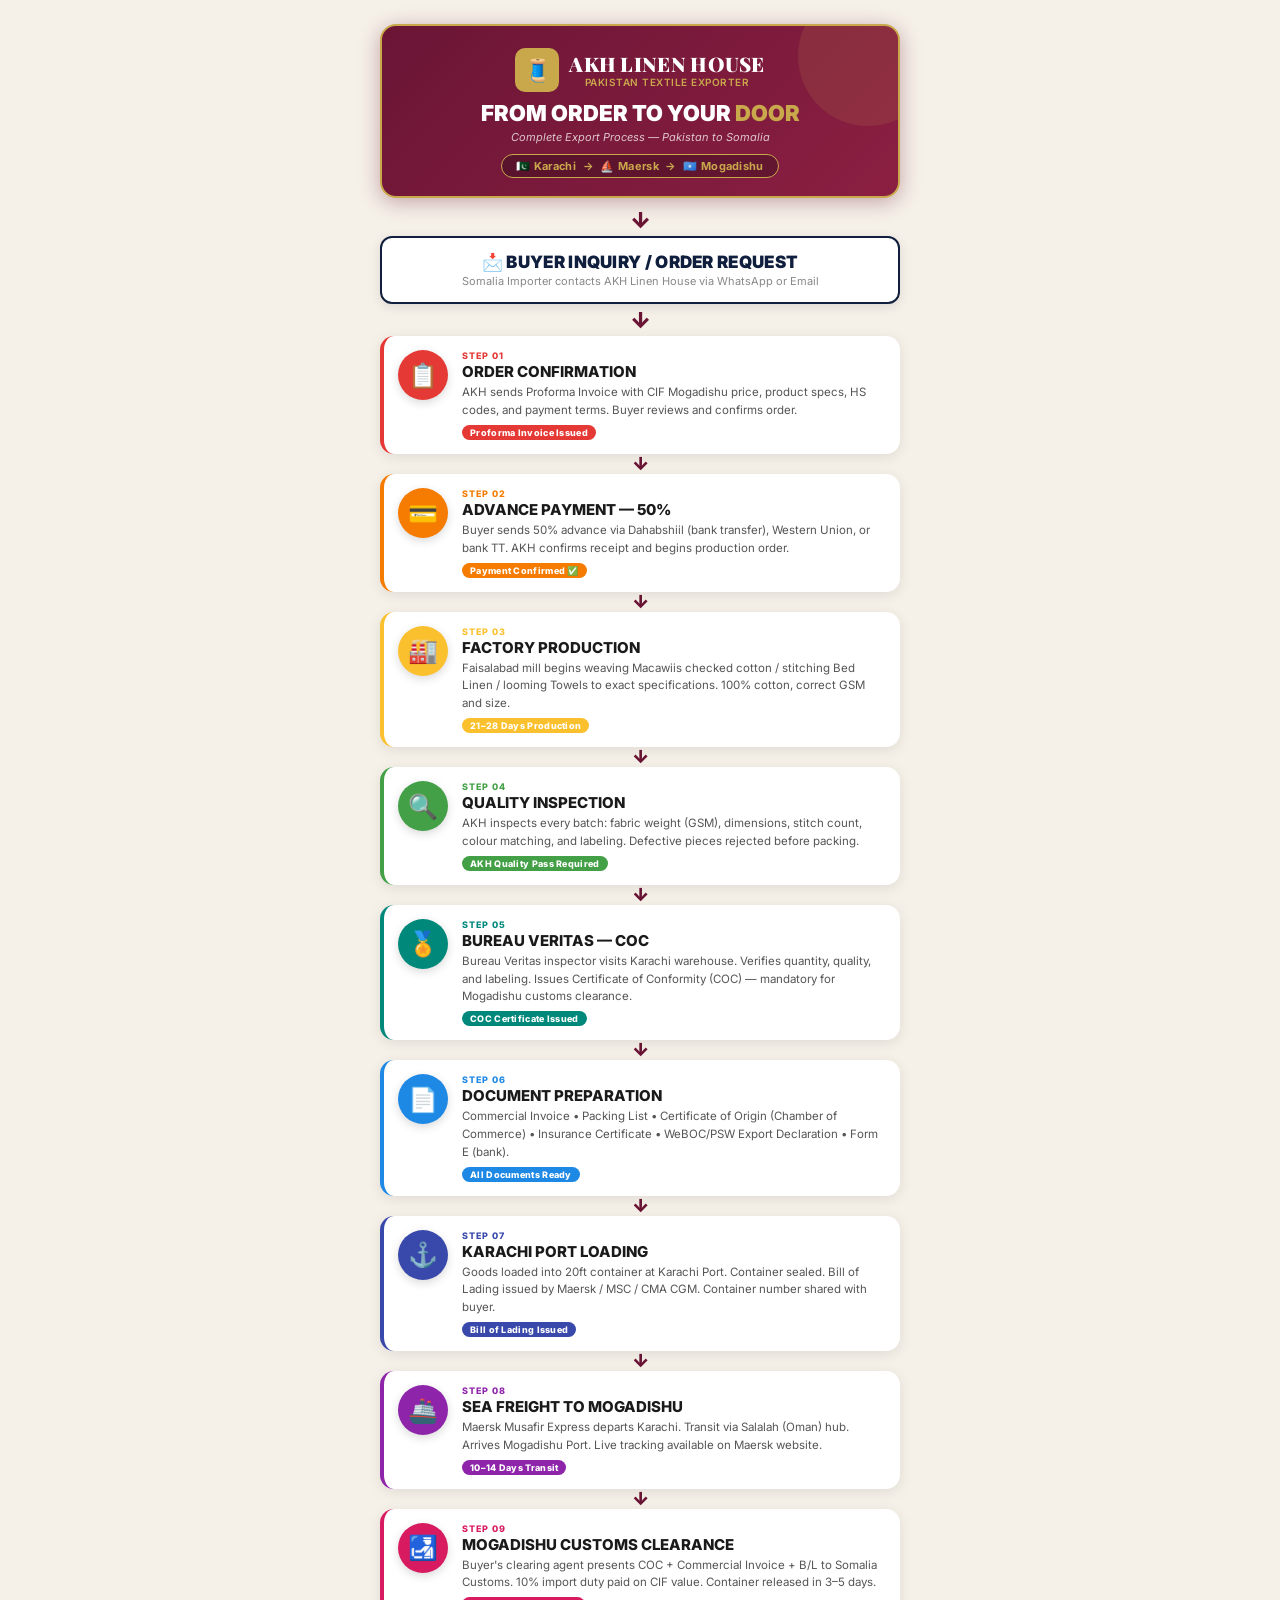
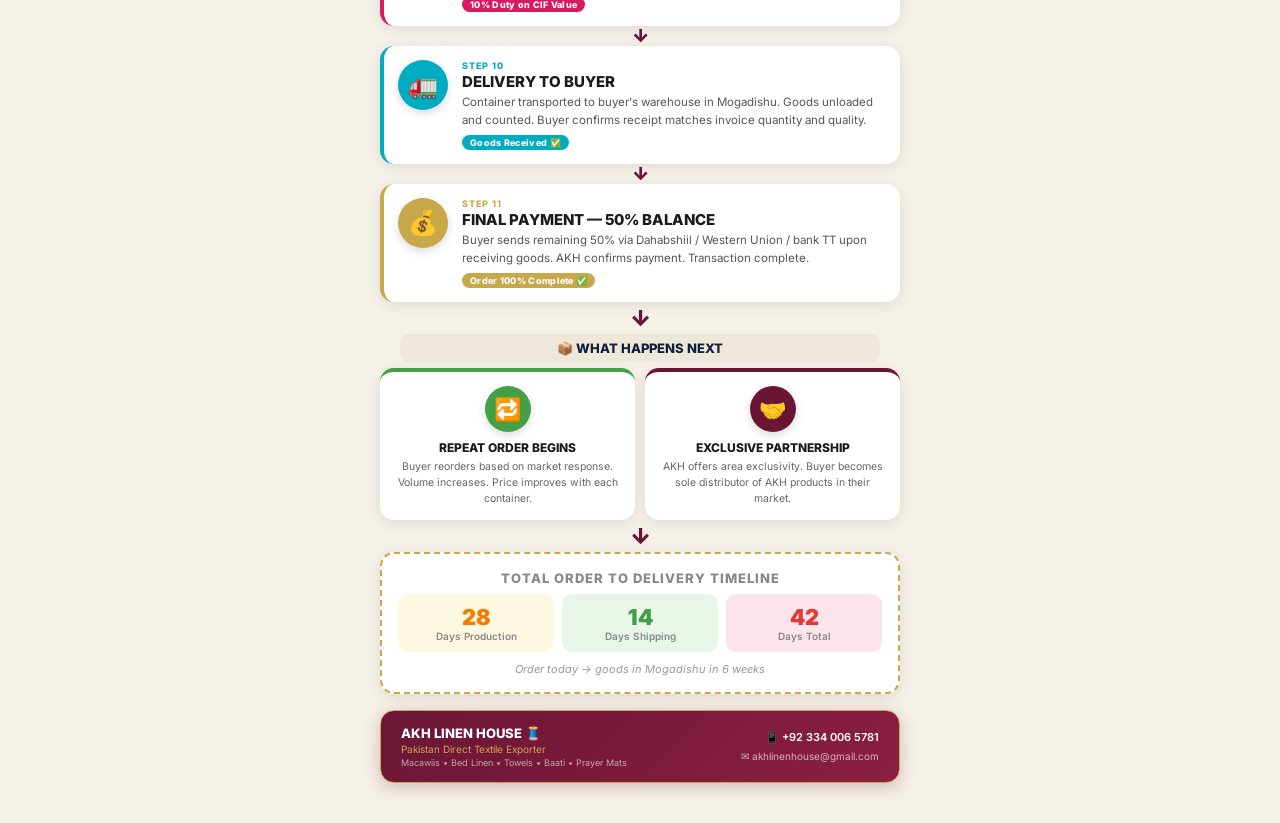
<file: export_process_flowchart.html>
<!DOCTYPE html>
<html lang="en">
<head>
<meta charset="UTF-8">
<meta name="viewport" content="width=device-width, initial-scale=1.0">
<title>AKH Linen House — Export Process Flowchart</title>
<link href="https://fonts.googleapis.com/css2?family=Inter:wght@400;600;700;800;900&family=Playfair+Display:wght@700;900&display=swap" rel="stylesheet">
<style>
  :root {
    --maroon: #6B1535;
    --gold:   #C9A84C;
    --navy:   #0F1F3D;
    --white:  #ffffff;
    --bg:     #F5F0E8;
  }

  * { box-sizing: border-box; margin: 0; padding: 0; }

  body {
    font-family: 'Inter', sans-serif;
    background: var(--bg);
    min-height: 100vh;
    padding: 24px 16px 40px;
  }

  .page {
    max-width: 520px;
    margin: 0 auto;
  }

  /* ── HEADER ── */
  .header {
    background: linear-gradient(135deg, var(--maroon) 0%, #8B1F42 100%);
    border-radius: 16px;
    padding: 22px 20px 18px;
    text-align: center;
    margin-bottom: 6px;
    box-shadow: 0 4px 20px rgba(107,21,53,0.35);
    border: 2px solid var(--gold);
    position: relative;
    overflow: hidden;
  }
  .header::before {
    content: '';
    position: absolute;
    top: -40px; right: -40px;
    width: 140px; height: 140px;
    border-radius: 50%;
    background: rgba(201,168,76,0.12);
  }
  .logo-row {
    display: flex;
    align-items: center;
    justify-content: center;
    gap: 10px;
    margin-bottom: 8px;
  }
  .logo-icon {
    width: 44px; height: 44px;
    background: var(--gold);
    border-radius: 10px;
    display: flex; align-items: center; justify-content: center;
    font-size: 22px;
    flex-shrink: 0;
  }
  .brand-name {
    font-family: 'Playfair Display', serif;
    font-size: 20px;
    font-weight: 900;
    color: var(--white);
    letter-spacing: 0.3px;
    text-align: left;
    line-height: 1.2;
  }
  .brand-sub {
    font-size: 10px;
    color: var(--gold);
    font-weight: 600;
    letter-spacing: 0.5px;
    text-transform: uppercase;
  }
  .header h1 {
    font-size: 22px;
    font-weight: 900;
    color: var(--white);
    line-height: 1.2;
    margin-bottom: 4px;
  }
  .header h1 span { color: var(--gold); }
  .header p {
    font-size: 11px;
    color: rgba(255,255,255,0.75);
    font-style: italic;
  }
  .route-badge {
    display: inline-flex;
    align-items: center;
    gap: 6px;
    background: rgba(0,0,0,0.25);
    border: 1px solid var(--gold);
    border-radius: 20px;
    padding: 4px 14px;
    margin-top: 10px;
    font-size: 11px;
    font-weight: 700;
    color: var(--gold);
    letter-spacing: 0.3px;
  }

  /* ── ARROW ── */
  .arrow {
    display: flex;
    justify-content: center;
    height: 32px;
    align-items: center;
    color: var(--maroon);
    font-size: 22px;
    font-weight: 900;
    line-height: 1;
  }
  .arrow.small { height: 20px; font-size: 18px; }

  /* ── START BOX ── */
  .start-box {
    background: var(--white);
    border: 2.5px solid var(--navy);
    border-radius: 12px;
    padding: 14px 20px;
    text-align: center;
    box-shadow: 0 3px 12px rgba(0,0,0,0.1);
  }
  .start-box .title {
    font-size: 17px;
    font-weight: 900;
    color: var(--navy);
    letter-spacing: 0.3px;
  }
  .start-box .sub {
    font-size: 11px;
    color: #888;
    margin-top: 2px;
  }

  /* ── STEP CARD ── */
  .step {
    display: flex;
    align-items: flex-start;
    gap: 14px;
    background: var(--white);
    border-radius: 14px;
    padding: 14px 16px 14px 14px;
    box-shadow: 0 3px 14px rgba(0,0,0,0.09);
    border-left: 4px solid var(--c, #ccc);
    position: relative;
    transition: transform 0.15s, box-shadow 0.15s;
  }
  .step:hover {
    transform: translateY(-2px);
    box-shadow: 0 6px 22px rgba(0,0,0,0.13);
  }
  .step-icon {
    width: 50px; height: 50px;
    border-radius: 50%;
    background: var(--c, #ccc);
    display: flex;
    align-items: center;
    justify-content: center;
    font-size: 24px;
    flex-shrink: 0;
    box-shadow: 0 3px 10px rgba(0,0,0,0.15);
  }
  .step-body { flex: 1; }
  .step-num {
    font-size: 9px;
    font-weight: 800;
    color: var(--c);
    text-transform: uppercase;
    letter-spacing: 1px;
    margin-bottom: 2px;
  }
  .step-name {
    font-size: 15px;
    font-weight: 800;
    color: #1a1a1a;
    margin-bottom: 3px;
    line-height: 1.2;
  }
  .step-desc {
    font-size: 11.5px;
    color: #555;
    line-height: 1.55;
  }
  .step-badge {
    display: inline-block;
    background: var(--c);
    color: #fff;
    font-size: 9px;
    font-weight: 800;
    padding: 2px 8px;
    border-radius: 10px;
    margin-top: 5px;
    letter-spacing: 0.3px;
  }

  /* ── SPLIT SECTION ── */
  .split-title {
    text-align: center;
    font-size: 13px;
    font-weight: 800;
    color: var(--navy);
    background: #EEE8DA;
    border-radius: 8px;
    padding: 6px 14px;
    margin: 0 20px;
  }
  .split-row {
    display: grid;
    grid-template-columns: 1fr 1fr;
    gap: 10px;
    margin-top: 6px;
  }
  .split-card {
    background: var(--white);
    border-radius: 14px;
    padding: 14px 12px;
    text-align: center;
    box-shadow: 0 3px 14px rgba(0,0,0,0.09);
    border-top: 4px solid var(--c);
  }
  .split-card .s-icon {
    width: 46px; height: 46px;
    border-radius: 50%;
    background: var(--c);
    display: flex; align-items: center; justify-content: center;
    font-size: 22px;
    margin: 0 auto 8px;
    box-shadow: 0 3px 10px rgba(0,0,0,0.15);
  }
  .split-card .s-name {
    font-size: 12px;
    font-weight: 800;
    color: #1a1a1a;
    margin-bottom: 4px;
    line-height: 1.3;
  }
  .split-card .s-desc {
    font-size: 10.5px;
    color: #666;
    line-height: 1.5;
  }

  /* ── FOOTER ── */
  .footer {
    background: linear-gradient(135deg, var(--maroon) 0%, #8B1F42 100%);
    border-radius: 14px;
    padding: 14px 20px;
    display: flex;
    align-items: center;
    justify-content: space-between;
    gap: 10px;
    border: 1.5px solid var(--gold);
    margin-top: 6px;
    box-shadow: 0 4px 16px rgba(107,21,53,0.25);
  }
  .footer-left h3 {
    font-size: 13px;
    font-weight: 800;
    color: var(--white);
  }
  .footer-left p {
    font-size: 10px;
    color: var(--gold);
    margin-top: 2px;
  }
  .footer-right {
    text-align: right;
  }
  .footer-right p {
    font-size: 11px;
    color: var(--white);
    font-weight: 600;
  }
  .footer-right small {
    font-size: 10px;
    color: rgba(255,255,255,0.65);
  }

  @media print {
    body { background: white; padding: 0; }
    .step:hover { transform: none; }
  }
</style>
</head>
<body>
<div class="page">

  <!-- HEADER -->
  <div class="header">
    <div class="logo-row">
      <div class="logo-icon">🧵</div>
      <div>
        <div class="brand-name">AKH LINEN HOUSE</div>
        <div class="brand-sub">Pakistan Textile Exporter</div>
      </div>
    </div>
    <h1>FROM ORDER TO YOUR <span>DOOR</span></h1>
    <p>Complete Export Process — Pakistan to Somalia</p>
    <div class="route-badge">🇵🇰 Karachi &nbsp;→&nbsp; ⛵ Maersk &nbsp;→&nbsp; 🇸🇴 Mogadishu</div>
  </div>

  <div class="arrow">↓</div>

  <!-- START: BUYER INQUIRY -->
  <div class="start-box">
    <div class="title">📩 BUYER INQUIRY / ORDER REQUEST</div>
    <div class="sub">Somalia Importer contacts AKH Linen House via WhatsApp or Email</div>
  </div>

  <div class="arrow">↓</div>

  <!-- STEP 1 -->
  <div class="step" style="--c:#E53935;">
    <div class="step-icon">📋</div>
    <div class="step-body">
      <div class="step-num">Step 01</div>
      <div class="step-name">ORDER CONFIRMATION</div>
      <div class="step-desc">AKH sends Proforma Invoice with CIF Mogadishu price, product specs, HS codes, and payment terms. Buyer reviews and confirms order.</div>
      <span class="step-badge">Proforma Invoice Issued</span>
    </div>
  </div>

  <div class="arrow small">↓</div>

  <!-- STEP 2 -->
  <div class="step" style="--c:#F57C00;">
    <div class="step-icon">💳</div>
    <div class="step-body">
      <div class="step-num">Step 02</div>
      <div class="step-name">ADVANCE PAYMENT — 50%</div>
      <div class="step-desc">Buyer sends 50% advance via Dahabshiil (bank transfer), Western Union, or bank TT. AKH confirms receipt and begins production order.</div>
      <span class="step-badge">Payment Confirmed ✅</span>
    </div>
  </div>

  <div class="arrow small">↓</div>

  <!-- STEP 3 -->
  <div class="step" style="--c:#FBC02D;">
    <div class="step-icon">🏭</div>
    <div class="step-body">
      <div class="step-num">Step 03</div>
      <div class="step-name">FACTORY PRODUCTION</div>
      <div class="step-desc">Faisalabad mill begins weaving Macawiis checked cotton / stitching Bed Linen / looming Towels to exact specifications. 100% cotton, correct GSM and size.</div>
      <span class="step-badge">21–28 Days Production</span>
    </div>
  </div>

  <div class="arrow small">↓</div>

  <!-- STEP 4 -->
  <div class="step" style="--c:#43A047;">
    <div class="step-icon">🔍</div>
    <div class="step-body">
      <div class="step-num">Step 04</div>
      <div class="step-name">QUALITY INSPECTION</div>
      <div class="step-desc">AKH inspects every batch: fabric weight (GSM), dimensions, stitch count, colour matching, and labeling. Defective pieces rejected before packing.</div>
      <span class="step-badge">AKH Quality Pass Required</span>
    </div>
  </div>

  <div class="arrow small">↓</div>

  <!-- STEP 5 -->
  <div class="step" style="--c:#00897B;">
    <div class="step-icon">🏅</div>
    <div class="step-body">
      <div class="step-num">Step 05</div>
      <div class="step-name">BUREAU VERITAS — COC</div>
      <div class="step-desc">Bureau Veritas inspector visits Karachi warehouse. Verifies quantity, quality, and labeling. Issues Certificate of Conformity (COC) — mandatory for Mogadishu customs clearance.</div>
      <span class="step-badge">COC Certificate Issued</span>
    </div>
  </div>

  <div class="arrow small">↓</div>

  <!-- STEP 6 -->
  <div class="step" style="--c:#1E88E5;">
    <div class="step-icon">📄</div>
    <div class="step-body">
      <div class="step-num">Step 06</div>
      <div class="step-name">DOCUMENT PREPARATION</div>
      <div class="step-desc">Commercial Invoice • Packing List • Certificate of Origin (Chamber of Commerce) • Insurance Certificate • WeBOC/PSW Export Declaration • Form E (bank).</div>
      <span class="step-badge">All Documents Ready</span>
    </div>
  </div>

  <div class="arrow small">↓</div>

  <!-- STEP 7 -->
  <div class="step" style="--c:#3949AB;">
    <div class="step-icon">⚓</div>
    <div class="step-body">
      <div class="step-num">Step 07</div>
      <div class="step-name">KARACHI PORT LOADING</div>
      <div class="step-desc">Goods loaded into 20ft container at Karachi Port. Container sealed. Bill of Lading issued by Maersk / MSC / CMA CGM. Container number shared with buyer.</div>
      <span class="step-badge">Bill of Lading Issued</span>
    </div>
  </div>

  <div class="arrow small">↓</div>

  <!-- STEP 8 -->
  <div class="step" style="--c:#8E24AA;">
    <div class="step-icon">🚢</div>
    <div class="step-body">
      <div class="step-num">Step 08</div>
      <div class="step-name">SEA FREIGHT TO MOGADISHU</div>
      <div class="step-desc">Maersk Musafir Express departs Karachi. Transit via Salalah (Oman) hub. Arrives Mogadishu Port. Live tracking available on Maersk website.</div>
      <span class="step-badge">10–14 Days Transit</span>
    </div>
  </div>

  <div class="arrow small">↓</div>

  <!-- STEP 9 -->
  <div class="step" style="--c:#D81B60;">
    <div class="step-icon">🛃</div>
    <div class="step-body">
      <div class="step-num">Step 09</div>
      <div class="step-name">MOGADISHU CUSTOMS CLEARANCE</div>
      <div class="step-desc">Buyer's clearing agent presents COC + Commercial Invoice + B/L to Somalia Customs. 10% import duty paid on CIF value. Container released in 3–5 days.</div>
      <span class="step-badge">10% Duty on CIF Value</span>
    </div>
  </div>

  <div class="arrow small">↓</div>

  <!-- STEP 10 -->
  <div class="step" style="--c:#00ACC1;">
    <div class="step-icon">🚛</div>
    <div class="step-body">
      <div class="step-num">Step 10</div>
      <div class="step-name">DELIVERY TO BUYER</div>
      <div class="step-desc">Container transported to buyer's warehouse in Mogadishu. Goods unloaded and counted. Buyer confirms receipt matches invoice quantity and quality.</div>
      <span class="step-badge">Goods Received ✅</span>
    </div>
  </div>

  <div class="arrow small">↓</div>

  <!-- STEP 11 -->
  <div class="step" style="--c:#C9A84C;">
    <div class="step-icon">💰</div>
    <div class="step-body">
      <div class="step-num">Step 11</div>
      <div class="step-name">FINAL PAYMENT — 50% BALANCE</div>
      <div class="step-desc">Buyer sends remaining 50% via Dahabshiil / Western Union / bank TT upon receiving goods. AKH confirms payment. Transaction complete.</div>
      <span class="step-badge">Order 100% Complete ✅</span>
    </div>
  </div>

  <div class="arrow">↓</div>

  <!-- SPLIT: NEXT STEPS -->
  <div class="split-title">📦 WHAT HAPPENS NEXT</div>
  <div class="split-row">
    <div class="split-card" style="--c:#43A047;">
      <div class="s-icon">🔁</div>
      <div class="s-name">REPEAT ORDER BEGINS</div>
      <div class="s-desc">Buyer reorders based on market response. Volume increases. Price improves with each container.</div>
    </div>
    <div class="split-card" style="--c:#6B1535;">
      <div class="s-icon">🤝</div>
      <div class="s-name">EXCLUSIVE PARTNERSHIP</div>
      <div class="s-desc">AKH offers area exclusivity. Buyer becomes sole distributor of AKH products in their market.</div>
    </div>
  </div>

  <div class="arrow">↓</div>

  <!-- TOTAL TIME -->
  <div style="background:var(--white);border-radius:14px;padding:16px;text-align:center;box-shadow:0 3px 14px rgba(0,0,0,0.1);border:2px dashed var(--gold);">
    <div style="font-size:13px;font-weight:800;color:#888;text-transform:uppercase;letter-spacing:1px;margin-bottom:8px;">Total Order to Delivery Timeline</div>
    <div style="display:grid;grid-template-columns:repeat(3,1fr);gap:8px;">
      <div style="background:#FFF8E1;border-radius:10px;padding:10px 6px;">
        <div style="font-size:22px;font-weight:900;color:#F57C00;">28</div>
        <div style="font-size:10px;color:#888;font-weight:600;">Days Production</div>
      </div>
      <div style="background:#E8F5E9;border-radius:10px;padding:10px 6px;">
        <div style="font-size:22px;font-weight:900;color:#43A047;">14</div>
        <div style="font-size:10px;color:#888;font-weight:600;">Days Shipping</div>
      </div>
      <div style="background:#FCE4EC;border-radius:10px;padding:10px 6px;">
        <div style="font-size:22px;font-weight:900;color:#E53935;">42</div>
        <div style="font-size:10px;color:#888;font-weight:600;">Days Total</div>
      </div>
    </div>
    <div style="margin-top:10px;font-size:11px;color:#999;font-style:italic;">Order today → goods in Mogadishu in 6 weeks</div>
  </div>

  <div style="height:10px;"></div>

  <!-- FOOTER -->
  <div class="footer">
    <div class="footer-left">
      <h3>AKH LINEN HOUSE 🧵</h3>
      <p>Pakistan Direct Textile Exporter</p>
      <p style="color:rgba(255,255,255,0.6);font-size:9px;margin-top:2px;">Macawiis • Bed Linen • Towels • Baati • Prayer Mats</p>
    </div>
    <div class="footer-right">
      <p>📱 +92 334 006 5781</p>
      <small>✉ akhlinenhouse@gmail.com</small>
    </div>
  </div>

</div>
</body>
</html>
</file>
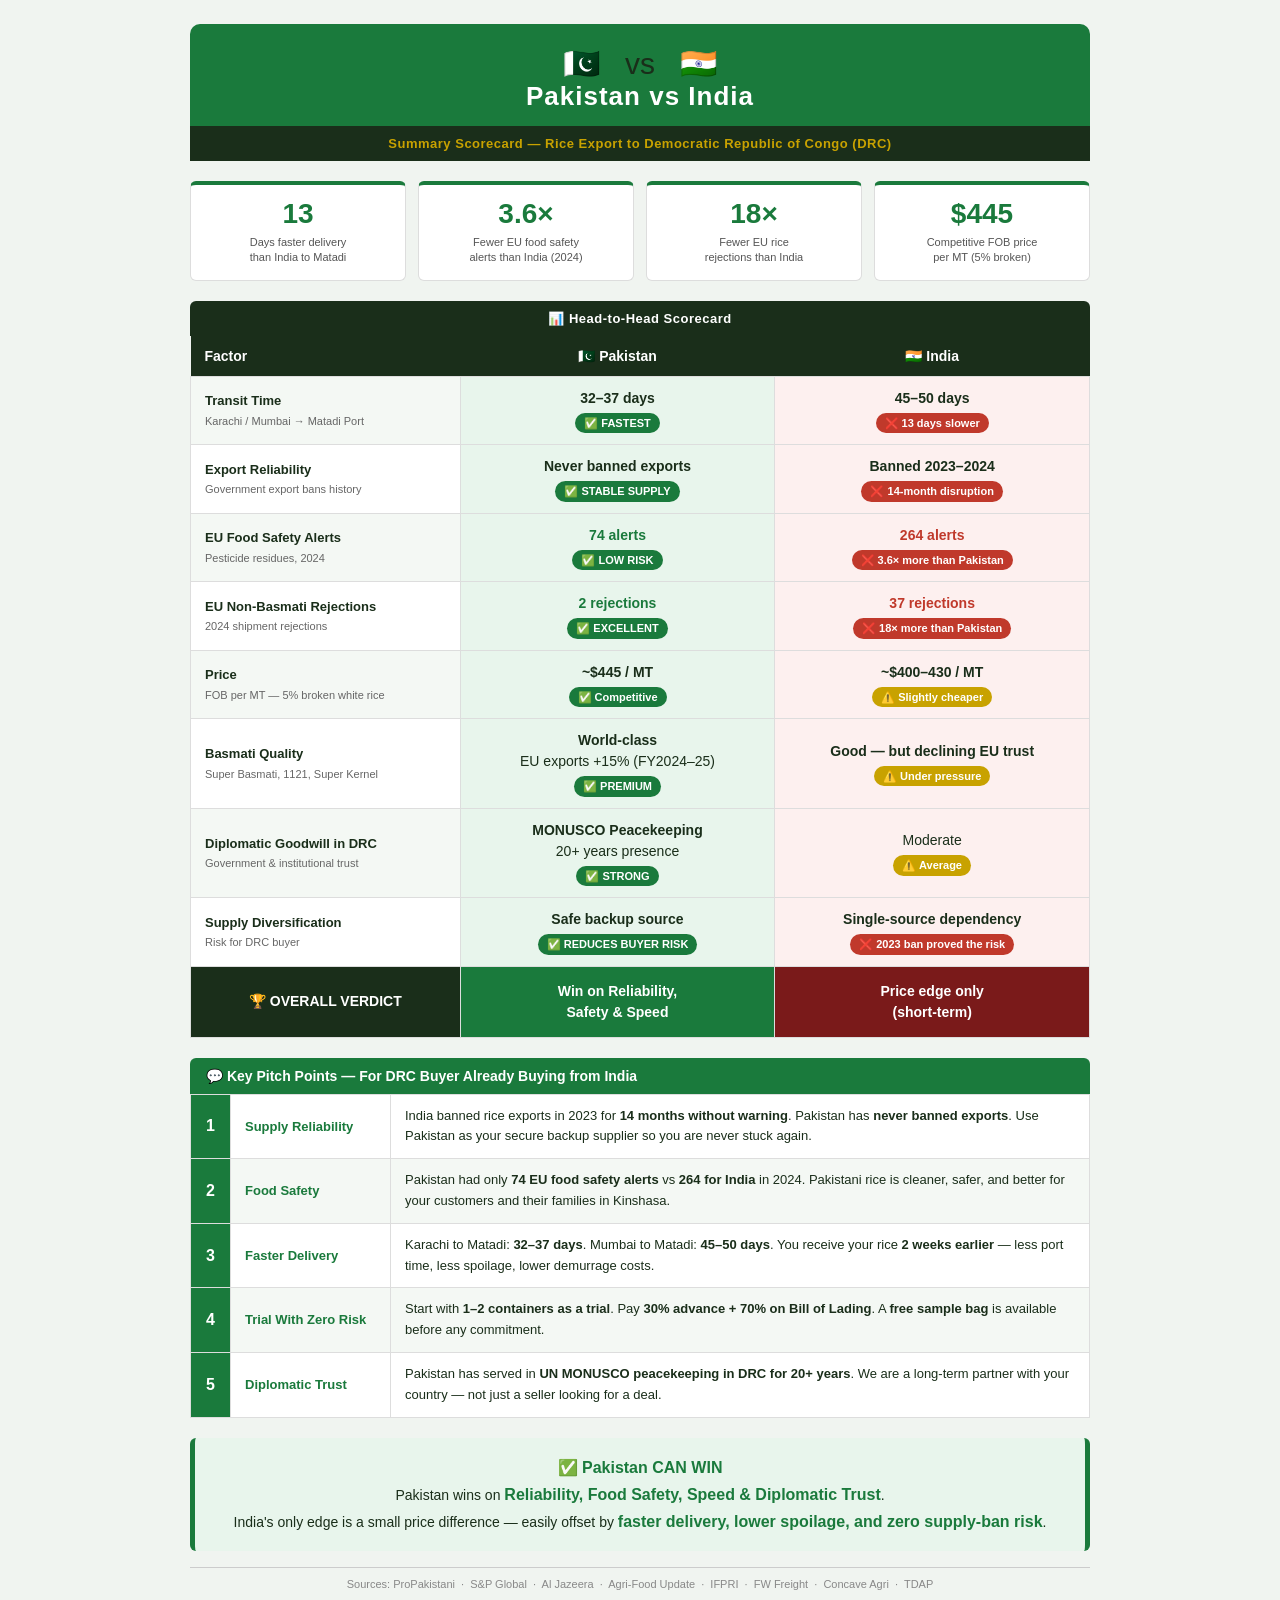
<file: scorecard.html>
<!DOCTYPE html>
<html lang="en">
<head>
<meta charset="UTF-8">
<meta name="viewport" content="width=device-width, initial-scale=1.0">
<title>Pakistan vs India — DRC Rice Export Scorecard</title>
<style>
  * { box-sizing: border-box; margin: 0; padding: 0; }
  body {
    font-family: 'Segoe UI', Arial, sans-serif;
    background: #f0f4f0;
    color: #1a2e1a;
    padding: 24px 16px;
  }

  .wrapper { max-width: 900px; margin: 0 auto; }

  /* HEADER */
  .header {
    background: #1a7a3c;
    border-radius: 10px 10px 0 0;
    padding: 22px 20px 14px;
    text-align: center;
  }
  .header h1 {
    color: #fff;
    font-size: 26px;
    letter-spacing: 1px;
  }
  .header .flags { font-size: 30px; }
  .subheader {
    background: #1a2e1a;
    padding: 10px 20px;
    text-align: center;
    color: #c8a200;
    font-size: 13px;
    font-weight: 600;
    letter-spacing: 0.5px;
    margin-bottom: 0;
  }

  /* SCORECARD TABLE */
  .section-title {
    background: #1a2e1a;
    color: #fff;
    text-align: center;
    padding: 10px;
    font-size: 13px;
    font-weight: 700;
    letter-spacing: 0.5px;
    margin-top: 20px;
    border-radius: 6px 6px 0 0;
  }

  table {
    width: 100%;
    border-collapse: collapse;
    font-size: 14px;
  }

  thead th {
    background: #1a2e1a;
    color: #fff;
    padding: 12px 14px;
    text-align: center;
    font-size: 14px;
  }
  thead th:first-child { text-align: left; }

  tbody tr:nth-child(odd)  { background: #f4f8f4; }
  tbody tr:nth-child(even) { background: #fff; }

  td {
    padding: 11px 14px;
    border: 1px solid #ddd;
    vertical-align: middle;
    line-height: 1.5;
  }

  td.factor {
    font-weight: 700;
    font-size: 13px;
    color: #1a2e1a;
    width: 30%;
  }
  td.factor span {
    display: block;
    font-weight: 400;
    font-size: 11px;
    color: #666;
    margin-top: 2px;
  }

  td.pak {
    background: #e8f5ec !important;
    text-align: center;
    width: 35%;
  }
  td.ind {
    background: #fdf0ef !important;
    text-align: center;
    width: 35%;
  }

  .win  { color: #1a7a3c; font-weight: 700; }
  .lose { color: #c0392b; font-weight: 700; }
  .warn { color: #c8a200; font-weight: 700; }

  .badge {
    display: inline-block;
    padding: 2px 9px;
    border-radius: 12px;
    font-size: 11px;
    font-weight: 700;
    margin-top: 4px;
  }
  .badge-green { background: #1a7a3c; color: #fff; }
  .badge-red   { background: #c0392b; color: #fff; }
  .badge-gold  { background: #c8a200; color: #fff; }

  /* VERDICT ROW */
  tr.verdict-row td {
    background: #1a2e1a !important;
    color: #fff;
    text-align: center;
    font-weight: 700;
    font-size: 14px;
    padding: 14px;
  }
  tr.verdict-row td.pak-verdict { background: #1a7a3c !important; }
  tr.verdict-row td.ind-verdict { background: #7a1a1a !important; }

  /* STATS STRIP */
  .stats-strip {
    display: flex;
    gap: 12px;
    margin: 20px 0;
    flex-wrap: wrap;
  }
  .stat-card {
    flex: 1;
    min-width: 140px;
    background: #fff;
    border: 1px solid #ddd;
    border-top: 4px solid #1a7a3c;
    border-radius: 6px;
    padding: 14px 10px;
    text-align: center;
  }
  .stat-card .number {
    font-size: 28px;
    font-weight: 800;
    color: #1a7a3c;
    line-height: 1.1;
  }
  .stat-card .label {
    font-size: 11px;
    color: #555;
    margin-top: 5px;
    line-height: 1.4;
  }

  /* PITCH SECTION */
  .pitch-header {
    background: #1a7a3c;
    color: #fff;
    padding: 10px 16px;
    font-weight: 700;
    font-size: 14px;
    border-radius: 6px 6px 0 0;
    margin-top: 20px;
  }

  .pitch-table { width: 100%; border-collapse: collapse; }
  .pitch-table td { border: 1px solid #ddd; padding: 11px 14px; vertical-align: middle; }
  .pitch-table tr:nth-child(odd)  td { background: #fff; }
  .pitch-table tr:nth-child(even) td { background: #f4f8f4; }

  .pitch-num {
    background: #1a7a3c !important;
    color: #fff;
    font-size: 16px;
    font-weight: 800;
    text-align: center;
    width: 40px;
  }
  .pitch-title {
    color: #1a7a3c;
    font-weight: 700;
    font-size: 13px;
    width: 160px;
  }
  .pitch-body { font-size: 13px; line-height: 1.6; }

  /* FINAL VERDICT */
  .final-verdict {
    background: #e8f5ec;
    border-left: 5px solid #1a7a3c;
    border-right: 5px solid #1a7a3c;
    padding: 16px 20px;
    margin-top: 20px;
    border-radius: 6px;
    text-align: center;
    font-size: 14px;
    line-height: 1.7;
    color: #1a2e1a;
  }
  .final-verdict strong { color: #1a7a3c; font-size: 16px; }

  /* FOOTER */
  .footer {
    margin-top: 16px;
    text-align: center;
    font-size: 11px;
    color: #888;
    border-top: 1px solid #ccc;
    padding-top: 10px;
  }

  @media (max-width: 600px) {
    .header h1 { font-size: 18px; }
    td { font-size: 12px; padding: 8px 9px; }
    .stat-card .number { font-size: 22px; }
  }
</style>
</head>
<body>
<div class="wrapper">

  <!-- HEADER -->
  <div class="header">
    <div class="flags">🇵🇰 &nbsp; vs &nbsp; 🇮🇳</div>
    <h1>Pakistan vs India</h1>
  </div>
  <div class="subheader">
    Summary Scorecard — Rice Export to Democratic Republic of Congo (DRC)
  </div>

  <!-- STATS STRIP -->
  <div class="stats-strip">
    <div class="stat-card">
      <div class="number">13</div>
      <div class="label">Days faster delivery<br>than India to Matadi</div>
    </div>
    <div class="stat-card">
      <div class="number">3.6×</div>
      <div class="label">Fewer EU food safety<br>alerts than India (2024)</div>
    </div>
    <div class="stat-card">
      <div class="number">18×</div>
      <div class="label">Fewer EU rice<br>rejections than India</div>
    </div>
    <div class="stat-card">
      <div class="number">$445</div>
      <div class="label">Competitive FOB price<br>per MT (5% broken)</div>
    </div>
  </div>

  <!-- SCORECARD TABLE -->
  <div class="section-title">📊 Head-to-Head Scorecard</div>
  <table>
    <thead>
      <tr>
        <th>Factor</th>
        <th>🇵🇰 Pakistan</th>
        <th>🇮🇳 India</th>
      </tr>
    </thead>
    <tbody>
      <tr>
        <td class="factor">Transit Time<span>Karachi / Mumbai → Matadi Port</span></td>
        <td class="pak">
          <strong>32–37 days</strong><br>
          <span class="badge badge-green">✅ FASTEST</span>
        </td>
        <td class="ind">
          <strong>45–50 days</strong><br>
          <span class="badge badge-red">❌ 13 days slower</span>
        </td>
      </tr>
      <tr>
        <td class="factor">Export Reliability<span>Government export bans history</span></td>
        <td class="pak">
          <strong>Never banned exports</strong><br>
          <span class="badge badge-green">✅ STABLE SUPPLY</span>
        </td>
        <td class="ind">
          <strong>Banned 2023–2024</strong><br>
          <span class="badge badge-red">❌ 14-month disruption</span>
        </td>
      </tr>
      <tr>
        <td class="factor">EU Food Safety Alerts<span>Pesticide residues, 2024</span></td>
        <td class="pak">
          <strong class="win">74 alerts</strong><br>
          <span class="badge badge-green">✅ LOW RISK</span>
        </td>
        <td class="ind">
          <strong class="lose">264 alerts</strong><br>
          <span class="badge badge-red">❌ 3.6× more than Pakistan</span>
        </td>
      </tr>
      <tr>
        <td class="factor">EU Non-Basmati Rejections<span>2024 shipment rejections</span></td>
        <td class="pak">
          <strong class="win">2 rejections</strong><br>
          <span class="badge badge-green">✅ EXCELLENT</span>
        </td>
        <td class="ind">
          <strong class="lose">37 rejections</strong><br>
          <span class="badge badge-red">❌ 18× more than Pakistan</span>
        </td>
      </tr>
      <tr>
        <td class="factor">Price<span>FOB per MT — 5% broken white rice</span></td>
        <td class="pak">
          <strong>~$445 / MT</strong><br>
          <span class="badge badge-green">✅ Competitive</span>
        </td>
        <td class="ind">
          <strong>~$400–430 / MT</strong><br>
          <span class="badge badge-gold">⚠️ Slightly cheaper</span>
        </td>
      </tr>
      <tr>
        <td class="factor">Basmati Quality<span>Super Basmati, 1121, Super Kernel</span></td>
        <td class="pak">
          <strong>World-class</strong><br>EU exports +15% (FY2024–25)<br>
          <span class="badge badge-green">✅ PREMIUM</span>
        </td>
        <td class="ind">
          <strong>Good — but declining EU trust</strong><br>
          <span class="badge badge-gold">⚠️ Under pressure</span>
        </td>
      </tr>
      <tr>
        <td class="factor">Diplomatic Goodwill in DRC<span>Government &amp; institutional trust</span></td>
        <td class="pak">
          <strong>MONUSCO Peacekeeping</strong><br>20+ years presence<br>
          <span class="badge badge-green">✅ STRONG</span>
        </td>
        <td class="ind">
          Moderate<br>
          <span class="badge badge-gold">⚠️ Average</span>
        </td>
      </tr>
      <tr>
        <td class="factor">Supply Diversification<span>Risk for DRC buyer</span></td>
        <td class="pak">
          <strong>Safe backup source</strong><br>
          <span class="badge badge-green">✅ REDUCES BUYER RISK</span>
        </td>
        <td class="ind">
          <strong>Single-source dependency</strong><br>
          <span class="badge badge-red">❌ 2023 ban proved the risk</span>
        </td>
      </tr>
      <tr class="verdict-row">
        <td>🏆 OVERALL VERDICT</td>
        <td class="pak-verdict">Win on Reliability,<br>Safety &amp; Speed</td>
        <td class="ind-verdict">Price edge only<br>(short-term)</td>
      </tr>
    </tbody>
  </table>

  <!-- PITCH POINTS -->
  <div class="pitch-header">💬 Key Pitch Points — For DRC Buyer Already Buying from India</div>
  <table class="pitch-table">
    <tr>
      <td class="pitch-num">1</td>
      <td class="pitch-title">Supply Reliability</td>
      <td class="pitch-body">India banned rice exports in 2023 for <strong>14 months without warning</strong>. Pakistan has <strong>never banned exports</strong>. Use Pakistan as your secure backup supplier so you are never stuck again.</td>
    </tr>
    <tr>
      <td class="pitch-num">2</td>
      <td class="pitch-title">Food Safety</td>
      <td class="pitch-body">Pakistan had only <strong>74 EU food safety alerts</strong> vs <strong>264 for India</strong> in 2024. Pakistani rice is cleaner, safer, and better for your customers and their families in Kinshasa.</td>
    </tr>
    <tr>
      <td class="pitch-num">3</td>
      <td class="pitch-title">Faster Delivery</td>
      <td class="pitch-body">Karachi to Matadi: <strong>32–37 days</strong>. Mumbai to Matadi: <strong>45–50 days</strong>. You receive your rice <strong>2 weeks earlier</strong> — less port time, less spoilage, lower demurrage costs.</td>
    </tr>
    <tr>
      <td class="pitch-num">4</td>
      <td class="pitch-title">Trial With Zero Risk</td>
      <td class="pitch-body">Start with <strong>1–2 containers as a trial</strong>. Pay <strong>30% advance + 70% on Bill of Lading</strong>. A <strong>free sample bag</strong> is available before any commitment.</td>
    </tr>
    <tr>
      <td class="pitch-num">5</td>
      <td class="pitch-title">Diplomatic Trust</td>
      <td class="pitch-body">Pakistan has served in <strong>UN MONUSCO peacekeeping in DRC for 20+ years</strong>. We are a long-term partner with your country — not just a seller looking for a deal.</td>
    </tr>
  </table>

  <!-- FINAL VERDICT -->
  <div class="final-verdict">
    <strong>✅ Pakistan CAN WIN</strong><br>
    Pakistan wins on <strong>Reliability, Food Safety, Speed &amp; Diplomatic Trust</strong>.<br>
    India's only edge is a small price difference — easily offset by <strong>faster delivery, lower spoilage, and zero supply-ban risk</strong>.
  </div>

  <!-- FOOTER -->
  <div class="footer">
    Sources: ProPakistani &nbsp;·&nbsp; S&amp;P Global &nbsp;·&nbsp; Al Jazeera &nbsp;·&nbsp; Agri-Food Update &nbsp;·&nbsp; IFPRI &nbsp;·&nbsp; FW Freight &nbsp;·&nbsp; Concave Agri &nbsp;·&nbsp; TDAP
  </div>

</div>
</body>
</html>
</file>
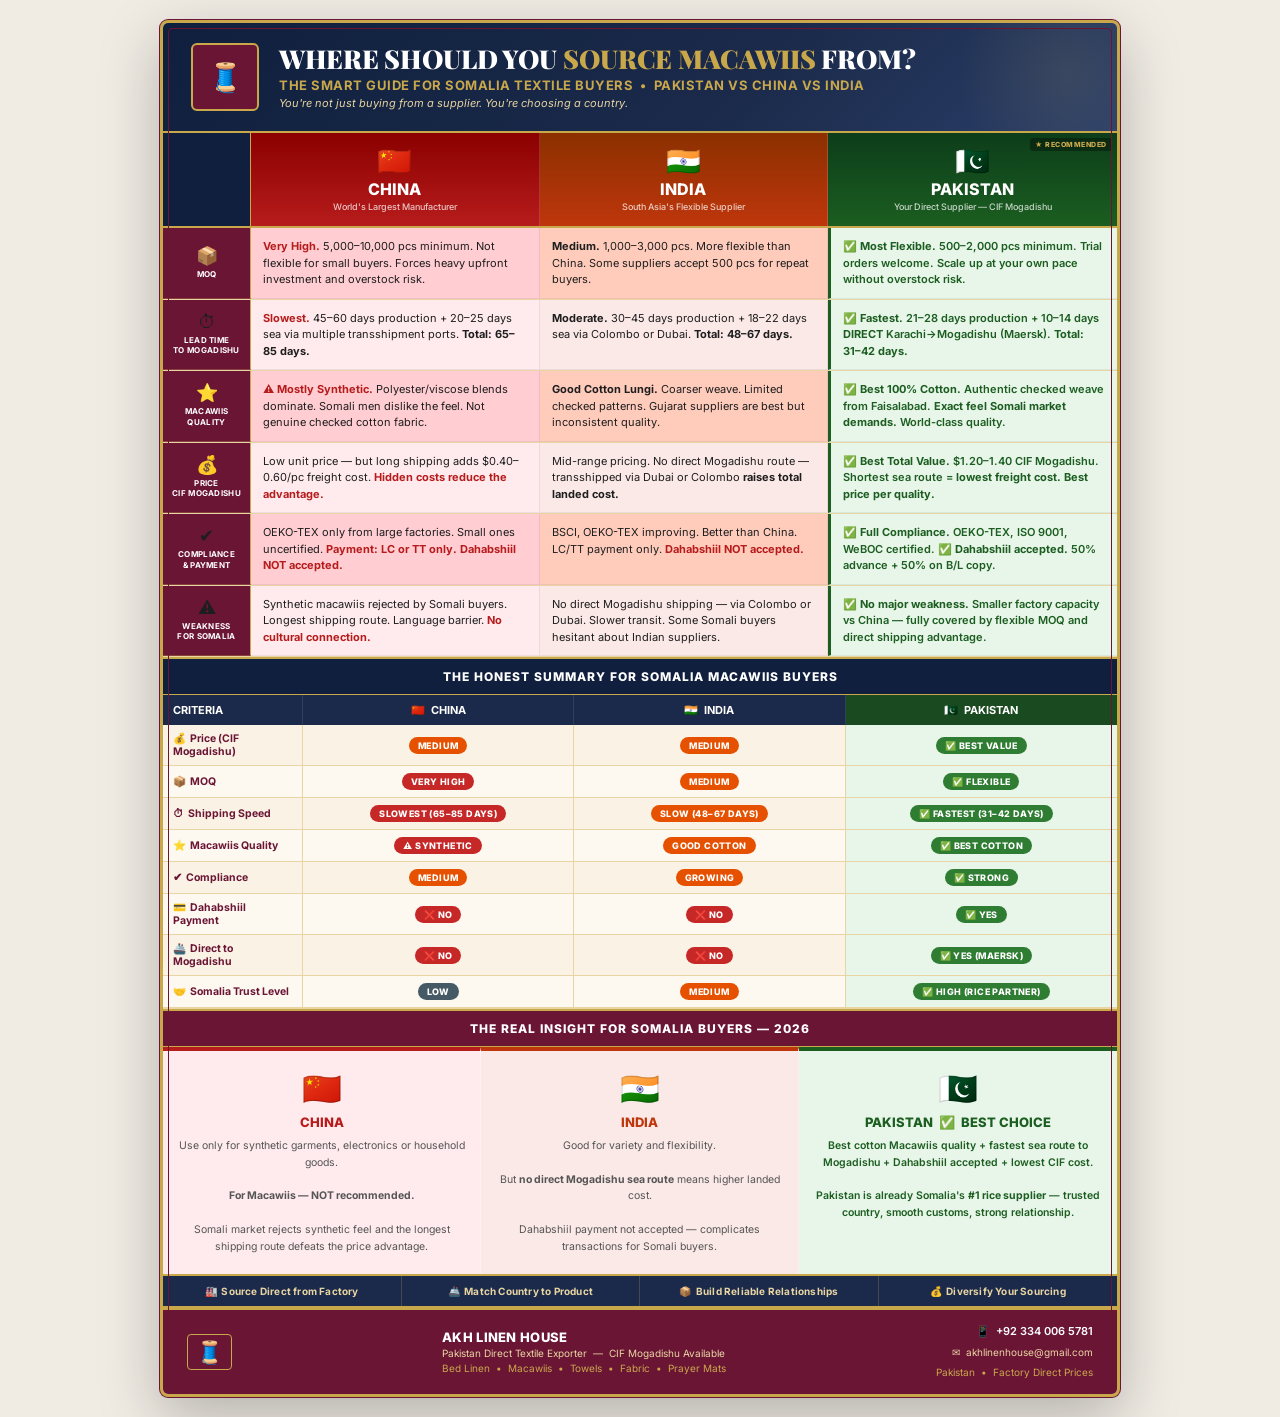
<file: sourcing_comparison.html>
<!DOCTYPE html>
<html lang="en">
<head>
<meta charset="UTF-8">
<meta name="viewport" content="width=device-width, initial-scale=1.0">
<title>Where Should You Source Macawiis From? | AKH Linen House</title>
<link href="https://fonts.googleapis.com/css2?family=Inter:wght@300;400;500;600;700;800;900&family=Playfair+Display:wght@700;900&display=swap" rel="stylesheet">
<style>
  /* ── Variables ─────────────────────────────────────────────────── */
  :root {
    --maroon:    #6B1535;
    --maroon2:   #8B1F42;
    --gold:      #C9A84C;
    --gold-lite: #E8D5A3;
    --gold-pale: #FDF8F0;
    --navy:      #0F1F3D;
    --navy2:     #1B2A4A;
    --dark:      #1E1E1E;
    --mid:       #555;
    --white:     #ffffff;
    --cream:     #FDF8F0;
    --cream2:    #FAF3E5;

    --c-red:     #B71C1C;
    --c-red-bg:  #FFEBEE;
    --c-red-mid: #FFCDD2;
    --c-org:     #BF360C;
    --c-org-bg:  #FBE9E7;
    --c-org-mid: #FFCCBC;
    --c-grn:     #1B5E20;
    --c-grn-bg:  #E8F5E9;
    --c-grn-mid: #C8E6C9;

    --b-green:   #2E7D32;
    --b-amber:   #E65100;
    --b-red:     #C62828;
    --b-grey:    #455A64;
  }

  /* ── Reset ─────────────────────────────────────────────────────── */
  *, *::before, *::after { box-sizing: border-box; margin: 0; padding: 0; }
  body {
    font-family: 'Inter', sans-serif;
    background: #f0ece4;
    color: var(--dark);
    min-height: 100vh;
    padding: 20px;
  }

  /* ── Page wrapper ──────────────────────────────────────────────── */
  .page {
    max-width: 960px;
    margin: 0 auto;
    background: var(--white);
    border: 3px solid var(--gold);
    border-radius: 8px;
    box-shadow: 0 0 0 1px var(--maroon), 0 20px 60px rgba(0,0,0,0.25);
    overflow: hidden;
    position: relative;
  }
  .page::before {
    content: '';
    position: absolute;
    inset: 5px;
    border: 1px solid var(--maroon);
    border-radius: 4px;
    pointer-events: none;
    z-index: 10;
  }

  /* ── HEADER ────────────────────────────────────────────────────── */
  .header {
    background: linear-gradient(135deg, var(--navy) 0%, var(--navy2) 60%, #2a3f6a 100%);
    padding: 20px 28px;
    display: flex;
    align-items: center;
    gap: 20px;
    border-bottom: 2.5px solid var(--gold);
    position: relative;
    overflow: hidden;
  }
  .header::after {
    content: '';
    position: absolute;
    right: -60px; top: -60px;
    width: 220px; height: 220px;
    border-radius: 50%;
    background: radial-gradient(circle, rgba(201,168,76,0.12) 0%, transparent 70%);
  }
  .logo-wrap {
    flex-shrink: 0;
    width: 68px; height: 68px;
    border-radius: 6px;
    border: 2px solid var(--gold);
    overflow: hidden;
    background: var(--maroon);
    display: flex; align-items: center; justify-content: center;
    font-size: 28px;
  }
  .header-text h1 {
    font-family: 'Playfair Display', serif;
    font-size: 26px;
    font-weight: 900;
    color: var(--white);
    line-height: 1.15;
    letter-spacing: -0.3px;
  }
  .header-text h1 span { color: var(--gold); }
  .header-text .sub1 {
    font-size: 13px;
    font-weight: 700;
    color: var(--gold);
    margin-top: 4px;
    letter-spacing: 0.5px;
    text-transform: uppercase;
  }
  .header-text .sub2 {
    font-size: 11px;
    color: var(--gold-lite);
    margin-top: 3px;
    font-style: italic;
  }

  /* ── COUNTRY GRID (shared layout) ─────────────────────────────── */
  .grid {
    display: grid;
    grid-template-columns: 88px 1fr 1fr 1fr;
    border-bottom: 1px solid var(--gold-lite);
  }

  /* ── COUNTRY HEADERS ───────────────────────────────────────────── */
  .cty-hdrs {
    border-bottom: 2px solid var(--gold);
  }
  .corner {
    background: var(--navy);
    border-right: 1px solid var(--gold);
  }
  .cty-hdr {
    padding: 14px 10px;
    text-align: center;
    border-right: 1px solid rgba(255,255,255,0.15);
  }
  .cty-hdr:last-child { border-right: none; }
  .cty-hdr.china   { background: linear-gradient(180deg, #8B0000 0%, var(--c-red) 100%); }
  .cty-hdr.india   { background: linear-gradient(180deg, #8B3000 0%, var(--c-org) 100%); }
  .cty-hdr.pakistan {
    background: linear-gradient(180deg, #0D3D1A 0%, var(--c-grn) 100%);
    position: relative;
  }
  .cty-hdr.pakistan::after {
    content: '★ RECOMMENDED';
    position: absolute;
    top: 5px; right: 5px;
    font-size: 7px;
    font-weight: 800;
    color: var(--gold);
    background: rgba(0,0,0,0.35);
    padding: 2px 5px;
    border-radius: 3px;
    letter-spacing: 0.5px;
  }
  .cty-flag  { font-size: 28px; line-height: 1; }
  .cty-name  { font-size: 16px; font-weight: 800; color: #fff; margin-top: 4px; }
  .cty-tag   { font-size: 9px; color: rgba(255,255,255,0.75); margin-top: 2px; font-weight: 500; }

  /* ── CRITERIA ROWS ─────────────────────────────────────────────── */
  .crit-row {
    transition: transform 0.15s;
  }
  .crit-row:hover { transform: scaleY(1.01); z-index: 2; position: relative; }
  .crit-row:nth-child(odd)  .cell-china   { background: var(--c-red-mid); }
  .crit-row:nth-child(even) .cell-china   { background: var(--c-red-bg); }
  .crit-row:nth-child(odd)  .cell-india   { background: var(--c-org-mid); }
  .crit-row:nth-child(even) .cell-india   { background: var(--c-org-bg); }
  .cell-pak { background: var(--c-grn-bg); border-left: 3px solid var(--c-grn); }

  .lbl-cell {
    background: var(--maroon);
    display: flex;
    flex-direction: column;
    align-items: center;
    justify-content: center;
    padding: 12px 6px;
    border-right: 1px solid var(--gold);
    border-bottom: 1px solid rgba(201,168,76,0.3);
    gap: 4px;
  }
  .lbl-icon { font-size: 18px; line-height: 1; }
  .lbl-text {
    font-size: 8px;
    font-weight: 700;
    color: var(--white);
    text-align: center;
    text-transform: uppercase;
    letter-spacing: 0.3px;
    line-height: 1.3;
  }

  .data-cell {
    padding: 10px 12px;
    font-size: 11px;
    line-height: 1.5;
    color: var(--dark);
    border-right: 1px solid rgba(0,0,0,0.07);
    border-bottom: 1px solid rgba(0,0,0,0.06);
  }
  .data-cell:last-child { border-right: none; }
  .data-cell.cell-pak {
    font-weight: 600;
    color: var(--c-grn);
  }
  .data-cell strong { font-weight: 700; }
  .warn { color: var(--c-red); font-weight: 600; }
  .tick { color: var(--c-grn); font-weight: 700; }

  /* ── SUMMARY TABLE ─────────────────────────────────────────────── */
  .section-title {
    padding: 10px 20px;
    font-size: 12px;
    font-weight: 800;
    text-align: center;
    letter-spacing: 1px;
    text-transform: uppercase;
    border-top: 2px solid var(--gold);
    border-bottom: 1px solid var(--gold);
  }
  .section-title.navy { background: var(--navy); color: var(--white); }
  .section-title.maroon { background: var(--maroon); color: var(--white); }

  .sum-grid {
    display: grid;
    grid-template-columns: 140px 1fr 1fr 1fr;
    border-bottom: 1px solid var(--gold-lite);
  }
  .sum-hdr-row > div {
    background: var(--navy2);
    color: var(--white);
    font-size: 11px;
    font-weight: 700;
    text-align: center;
    padding: 8px 6px;
    border-right: 1px solid rgba(255,255,255,0.1);
  }
  .sum-hdr-row > div:first-child { text-align: left; }
  .sum-hdr-row > div:last-child { border-right: none; background: #1a4a20; }

  .sum-row {
    display: contents;
  }
  .sum-row > div {
    padding: 7px 10px;
    border-bottom: 1px solid var(--gold-lite);
    border-right: 1px solid var(--gold-lite);
    display: flex;
    align-items: center;
    justify-content: center;
  }
  .sum-row > div:first-child { justify-content: flex-start; }
  .sum-row > div:last-child  { border-right: none; background: var(--c-grn-bg); }
  .sum-row:nth-child(even) > div:not(:last-child) { background: var(--cream2); }
  .sum-row:nth-child(odd)  > div:not(:last-child) { background: var(--cream); }

  .sum-lbl {
    font-size: 10.5px;
    font-weight: 700;
    color: var(--maroon);
  }

  .chip {
    display: inline-block;
    padding: 3px 9px;
    border-radius: 20px;
    font-size: 9px;
    font-weight: 800;
    color: #fff;
    text-transform: uppercase;
    letter-spacing: 0.4px;
    text-align: center;
  }
  .chip.green  { background: var(--b-green); }
  .chip.amber  { background: var(--b-amber); }
  .chip.red    { background: var(--b-red); }
  .chip.grey   { background: var(--b-grey); }

  /* ── INSIGHT PANELS ────────────────────────────────────────────── */
  .insights {
    display: grid;
    grid-template-columns: repeat(3, 1fr);
    gap: 0;
  }
  .insight-panel {
    padding: 18px 14px;
    text-align: center;
    border-right: 1px solid rgba(255,255,255,0.3);
  }
  .insight-panel:last-child { border-right: none; }
  .insight-panel.china    { background: var(--c-red-bg);  border-top: 4px solid var(--c-red); }
  .insight-panel.india    { background: var(--c-org-bg);  border-top: 4px solid var(--c-org); }
  .insight-panel.pakistan { background: var(--c-grn-bg);  border-top: 4px solid var(--c-grn); }
  .insight-flag { font-size: 32px; }
  .insight-name {
    font-size: 13px; font-weight: 800; margin: 6px 0 8px;
  }
  .insight-panel.china    .insight-name { color: var(--c-red); }
  .insight-panel.india    .insight-name { color: var(--c-org); }
  .insight-panel.pakistan .insight-name { color: var(--c-grn); }
  .insight-body {
    font-size: 10.5px;
    line-height: 1.6;
    color: var(--mid);
  }
  .insight-panel.pakistan .insight-body { font-weight: 600; color: var(--c-grn); }

  /* ── TAGLINE BAR ───────────────────────────────────────────────── */
  .tagline-bar {
    background: var(--navy2);
    display: grid;
    grid-template-columns: repeat(4, 1fr);
    border-top: 2px solid var(--gold);
    border-bottom: 2px solid var(--gold);
  }
  .tagline-item {
    padding: 9px 10px;
    text-align: center;
    font-size: 10px;
    font-weight: 700;
    color: var(--gold-lite);
    border-right: 1px solid rgba(201,168,76,0.25);
    letter-spacing: 0.2px;
  }
  .tagline-item:last-child { border-right: none; }

  /* ── FOOTER ────────────────────────────────────────────────────── */
  .footer {
    background: var(--maroon);
    padding: 14px 24px;
    display: flex;
    align-items: center;
    justify-content: space-between;
    gap: 16px;
    border-top: 2px solid var(--gold);
  }
  .footer-logo {
    font-size: 22px;
    border: 1.5px solid var(--gold);
    border-radius: 4px;
    padding: 4px 8px;
  }
  .footer-brand h3 {
    font-size: 13px;
    font-weight: 800;
    color: var(--white);
    letter-spacing: 0.3px;
  }
  .footer-brand p {
    font-size: 10px;
    color: var(--gold-lite);
    margin-top: 2px;
  }
  .footer-contact {
    text-align: right;
  }
  .footer-contact p {
    font-size: 11px;
    color: var(--white);
    font-weight: 600;
    margin-bottom: 2px;
  }
  .footer-contact small {
    font-size: 10px;
    color: var(--gold-lite);
  }

  /* ── PRINT ─────────────────────────────────────────────────────── */
  @media print {
    body { background: white; padding: 0; }
    .page { box-shadow: none; max-width: 100%; }
    .crit-row:hover { transform: none; }
  }

  /* ── RESPONSIVE ────────────────────────────────────────────────── */
  @media (max-width: 700px) {
    body { padding: 0; }
    .page { border-radius: 0; }
    .grid, .sum-grid { grid-template-columns: 60px 1fr 1fr 1fr; }
    .sum-grid { grid-template-columns: 100px 1fr 1fr 1fr; }
    .header-text h1 { font-size: 18px; }
    .insights { grid-template-columns: 1fr; }
    .tagline-bar { grid-template-columns: repeat(2, 1fr); }
    .footer { flex-direction: column; text-align: center; }
    .footer-contact { text-align: center; }
  }
</style>
</head>
<body>
<div class="page">

  <!-- ══ HEADER ══════════════════════════════════════════════════ -->
  <div class="header">
    <div class="logo-wrap">🧵</div>
    <div class="header-text">
      <h1>WHERE SHOULD YOU <span>SOURCE MACAWIIS</span> FROM?</h1>
      <div class="sub1">The Smart Guide for Somalia Textile Buyers &nbsp;•&nbsp; Pakistan vs China vs India</div>
      <div class="sub2">You're not just buying from a supplier. You're choosing a country.</div>
    </div>
  </div>

  <!-- ══ COUNTRY HEADERS ═════════════════════════════════════════ -->
  <div class="grid cty-hdrs">
    <div class="corner"></div>
    <div class="cty-hdr china">
      <div class="cty-flag">🇨🇳</div>
      <div class="cty-name">CHINA</div>
      <div class="cty-tag">World's Largest Manufacturer</div>
    </div>
    <div class="cty-hdr india">
      <div class="cty-flag">🇮🇳</div>
      <div class="cty-name">INDIA</div>
      <div class="cty-tag">South Asia's Flexible Supplier</div>
    </div>
    <div class="cty-hdr pakistan">
      <div class="cty-flag">🇵🇰</div>
      <div class="cty-name">PAKISTAN</div>
      <div class="cty-tag">Your Direct Supplier — CIF Mogadishu</div>
    </div>
  </div>

  <!-- ══ CRITERIA ROWS ══════════════════════════════════════════ -->

  <!-- MOQ -->
  <div class="grid crit-row">
    <div class="lbl-cell">
      <div class="lbl-icon">📦</div>
      <div class="lbl-text">MOQ</div>
    </div>
    <div class="data-cell cell-china">
      <strong class="warn">Very High.</strong> 5,000–10,000 pcs minimum. Not flexible for small buyers. Forces heavy upfront investment and overstock risk.
    </div>
    <div class="data-cell cell-india">
      <strong>Medium.</strong> 1,000–3,000 pcs. More flexible than China. Some suppliers accept 500 pcs for repeat buyers.
    </div>
    <div class="data-cell cell-pak">
      <span class="tick">✅ Most Flexible.</span> 500–2,000 pcs minimum. Trial orders welcome. Scale up at your own pace without overstock risk.
    </div>
  </div>

  <!-- LEAD TIME -->
  <div class="grid crit-row">
    <div class="lbl-cell">
      <div class="lbl-icon">⏱</div>
      <div class="lbl-text">Lead Time<br>To Mogadishu</div>
    </div>
    <div class="data-cell cell-china">
      <strong class="warn">Slowest.</strong> 45–60 days production + 20–25 days sea via multiple transshipment ports. <strong>Total: 65–85 days.</strong>
    </div>
    <div class="data-cell cell-india">
      <strong>Moderate.</strong> 30–45 days production + 18–22 days sea via Colombo or Dubai. <strong>Total: 48–67 days.</strong>
    </div>
    <div class="data-cell cell-pak">
      <span class="tick">✅ Fastest.</span> 21–28 days production + 10–14 days <strong>DIRECT</strong> Karachi→Mogadishu (Maersk). <strong>Total: 31–42 days.</strong>
    </div>
  </div>

  <!-- MACAWIIS QUALITY -->
  <div class="grid crit-row">
    <div class="lbl-cell">
      <div class="lbl-icon">⭐</div>
      <div class="lbl-text">Macawiis<br>Quality</div>
    </div>
    <div class="data-cell cell-china">
      <strong class="warn">⚠ Mostly Synthetic.</strong> Polyester/viscose blends dominate. Somali men dislike the feel. Not genuine checked cotton fabric.
    </div>
    <div class="data-cell cell-india">
      <strong>Good Cotton Lungi.</strong> Coarser weave. Limited checked patterns. Gujarat suppliers are best but inconsistent quality.
    </div>
    <div class="data-cell cell-pak">
      <span class="tick">✅ Best 100% Cotton.</span> Authentic checked weave from Faisalabad. <strong>Exact feel Somali market demands.</strong> World-class quality.
    </div>
  </div>

  <!-- PRICE -->
  <div class="grid crit-row">
    <div class="lbl-cell">
      <div class="lbl-icon">💰</div>
      <div class="lbl-text">Price<br>CIF Mogadishu</div>
    </div>
    <div class="data-cell cell-china">
      Low unit price — but long shipping adds $0.40–0.60/pc freight cost. <strong class="warn">Hidden costs reduce the advantage.</strong>
    </div>
    <div class="data-cell cell-india">
      Mid-range pricing. No direct Mogadishu route — transshipped via Dubai or Colombo <strong>raises total landed cost.</strong>
    </div>
    <div class="data-cell cell-pak">
      <span class="tick">✅ Best Total Value.</span> $1.20–1.40 CIF Mogadishu. Shortest sea route = <strong>lowest freight cost. Best price per quality.</strong>
    </div>
  </div>

  <!-- COMPLIANCE -->
  <div class="grid crit-row">
    <div class="lbl-cell">
      <div class="lbl-icon">✔</div>
      <div class="lbl-text">Compliance<br>& Payment</div>
    </div>
    <div class="data-cell cell-china">
      OEKO-TEX only from large factories. Small ones uncertified. <strong class="warn">Payment: LC or TT only. Dahabshiil NOT accepted.</strong>
    </div>
    <div class="data-cell cell-india">
      BSCI, OEKO-TEX improving. Better than China. LC/TT payment only. <strong class="warn">Dahabshiil NOT accepted.</strong>
    </div>
    <div class="data-cell cell-pak">
      <span class="tick">✅ Full Compliance.</span> OEKO-TEX, ISO 9001, WeBOC certified. <strong>✅ Dahabshiil accepted.</strong> 50% advance + 50% on B/L copy.
    </div>
  </div>

  <!-- WEAKNESS -->
  <div class="grid crit-row">
    <div class="lbl-cell">
      <div class="lbl-icon">⚠</div>
      <div class="lbl-text">Weakness<br>For Somalia</div>
    </div>
    <div class="data-cell cell-china">
      Synthetic macawiis rejected by Somali buyers. Longest shipping route. Language barrier. <strong class="warn">No cultural connection.</strong>
    </div>
    <div class="data-cell cell-india">
      No direct Mogadishu shipping — via Colombo or Dubai. Slower transit. Some Somali buyers hesitant about Indian suppliers.
    </div>
    <div class="data-cell cell-pak">
      <span class="tick">✅ No major weakness.</span> Smaller factory capacity vs China — fully covered by flexible MOQ and direct shipping advantage.
    </div>
  </div>

  <!-- ══ HONEST SUMMARY ══════════════════════════════════════════ -->
  <div class="section-title navy">THE HONEST SUMMARY FOR SOMALIA MACAWIIS BUYERS</div>

  <div class="sum-grid">
    <div class="sum-hdr-row" style="display:contents;">
      <div style="background:var(--navy2);color:#fff;font-size:11px;font-weight:700;padding:8px 10px;border-right:1px solid rgba(255,255,255,0.1);text-align:left;">CRITERIA</div>
      <div style="background:var(--navy2);color:#fff;font-size:11px;font-weight:700;padding:8px 6px;border-right:1px solid rgba(255,255,255,0.1);text-align:center;">🇨🇳 &nbsp;CHINA</div>
      <div style="background:var(--navy2);color:#fff;font-size:11px;font-weight:700;padding:8px 6px;border-right:1px solid rgba(255,255,255,0.1);text-align:center;">🇮🇳 &nbsp;INDIA</div>
      <div style="background:#1a4a20;color:#fff;font-size:11px;font-weight:700;padding:8px 6px;text-align:center;">🇵🇰 &nbsp;PAKISTAN</div>
    </div>

    <!-- Summary rows -->
    <div class="sum-row">
      <div style="background:var(--cream2);"><span class="sum-lbl">💰 &nbsp;Price (CIF Mogadishu)</span></div>
      <div style="background:var(--cream2);"><span class="chip amber">MEDIUM</span></div>
      <div style="background:var(--cream2);"><span class="chip amber">MEDIUM</span></div>
      <div><span class="chip green">✅ BEST VALUE</span></div>
    </div>
    <div class="sum-row">
      <div><span class="sum-lbl">📦 &nbsp;MOQ</span></div>
      <div><span class="chip red">VERY HIGH</span></div>
      <div><span class="chip amber">MEDIUM</span></div>
      <div><span class="chip green">✅ FLEXIBLE</span></div>
    </div>
    <div class="sum-row">
      <div style="background:var(--cream2);"><span class="sum-lbl">⏱ &nbsp;Shipping Speed</span></div>
      <div style="background:var(--cream2);"><span class="chip red">SLOWEST (65–85 days)</span></div>
      <div style="background:var(--cream2);"><span class="chip amber">SLOW (48–67 days)</span></div>
      <div><span class="chip green">✅ FASTEST (31–42 days)</span></div>
    </div>
    <div class="sum-row">
      <div><span class="sum-lbl">⭐ &nbsp;Macawiis Quality</span></div>
      <div><span class="chip red">⚠ SYNTHETIC</span></div>
      <div><span class="chip amber">GOOD COTTON</span></div>
      <div><span class="chip green">✅ BEST COTTON</span></div>
    </div>
    <div class="sum-row">
      <div style="background:var(--cream2);"><span class="sum-lbl">✔ &nbsp;Compliance</span></div>
      <div style="background:var(--cream2);"><span class="chip amber">MEDIUM</span></div>
      <div style="background:var(--cream2);"><span class="chip amber">GROWING</span></div>
      <div><span class="chip green">✅ STRONG</span></div>
    </div>
    <div class="sum-row">
      <div><span class="sum-lbl">💳 &nbsp;Dahabshiil Payment</span></div>
      <div><span class="chip red">❌ NO</span></div>
      <div><span class="chip red">❌ NO</span></div>
      <div><span class="chip green">✅ YES</span></div>
    </div>
    <div class="sum-row">
      <div style="background:var(--cream2);"><span class="sum-lbl">🚢 &nbsp;Direct to Mogadishu</span></div>
      <div style="background:var(--cream2);"><span class="chip red">❌ NO</span></div>
      <div style="background:var(--cream2);"><span class="chip red">❌ NO</span></div>
      <div><span class="chip green">✅ YES (Maersk)</span></div>
    </div>
    <div class="sum-row">
      <div><span class="sum-lbl">🤝 &nbsp;Somalia Trust Level</span></div>
      <div><span class="chip grey">LOW</span></div>
      <div><span class="chip amber">MEDIUM</span></div>
      <div><span class="chip green">✅ HIGH (rice partner)</span></div>
    </div>
  </div>

  <!-- ══ REAL INSIGHT ════════════════════════════════════════════ -->
  <div class="section-title maroon">THE REAL INSIGHT FOR SOMALIA BUYERS — 2026</div>
  <div class="insights">
    <div class="insight-panel china">
      <div class="insight-flag">🇨🇳</div>
      <div class="insight-name">CHINA</div>
      <div class="insight-body">
        Use only for synthetic garments, electronics or household goods.<br><br>
        <strong>For Macawiis — NOT recommended.</strong><br><br>
        Somali market rejects synthetic feel and the longest shipping route defeats the price advantage.
      </div>
    </div>
    <div class="insight-panel india">
      <div class="insight-flag">🇮🇳</div>
      <div class="insight-name">INDIA</div>
      <div class="insight-body">
        Good for variety and flexibility.<br><br>
        But <strong>no direct Mogadishu sea route</strong> means higher landed cost.<br><br>
        Dahabshiil payment not accepted — complicates transactions for Somali buyers.
      </div>
    </div>
    <div class="insight-panel pakistan">
      <div class="insight-flag">🇵🇰</div>
      <div class="insight-name">PAKISTAN &nbsp;✅&nbsp; BEST CHOICE</div>
      <div class="insight-body">
        Best cotton Macawiis quality + fastest sea route to Mogadishu + Dahabshiil accepted + lowest CIF cost.<br><br>
        Pakistan is already Somalia's <strong>#1 rice supplier</strong> — trusted country, smooth customs, strong relationship.
      </div>
    </div>
  </div>

  <!-- ══ TAGLINE BAR ════════════════════════════════════════════ -->
  <div class="tagline-bar">
    <div class="tagline-item">🏭 &nbsp;Source Direct from Factory</div>
    <div class="tagline-item">🚢 &nbsp;Match Country to Product</div>
    <div class="tagline-item">📦 &nbsp;Build Reliable Relationships</div>
    <div class="tagline-item">💰 &nbsp;Diversify Your Sourcing</div>
  </div>

  <!-- ══ FOOTER ════════════════════════════════════════════════ -->
  <div class="footer">
    <div class="footer-logo">🧵</div>
    <div class="footer-brand">
      <h3>AKH LINEN HOUSE</h3>
      <p>Pakistan Direct Textile Exporter &nbsp;—&nbsp; CIF Mogadishu Available</p>
      <p style="color:var(--gold);margin-top:3px;font-size:10px;">Bed Linen &nbsp;•&nbsp; Macawiis &nbsp;•&nbsp; Towels &nbsp;•&nbsp; Fabric &nbsp;•&nbsp; Prayer Mats</p>
    </div>
    <div class="footer-contact">
      <p>📱 &nbsp;+92 334 006 5781</p>
      <small>✉ &nbsp;akhlinenhouse@gmail.com</small><br>
      <small style="color:var(--gold);">Pakistan &nbsp;•&nbsp; Factory Direct Prices</small>
    </div>
  </div>

</div>
</body>
</html>
</file>
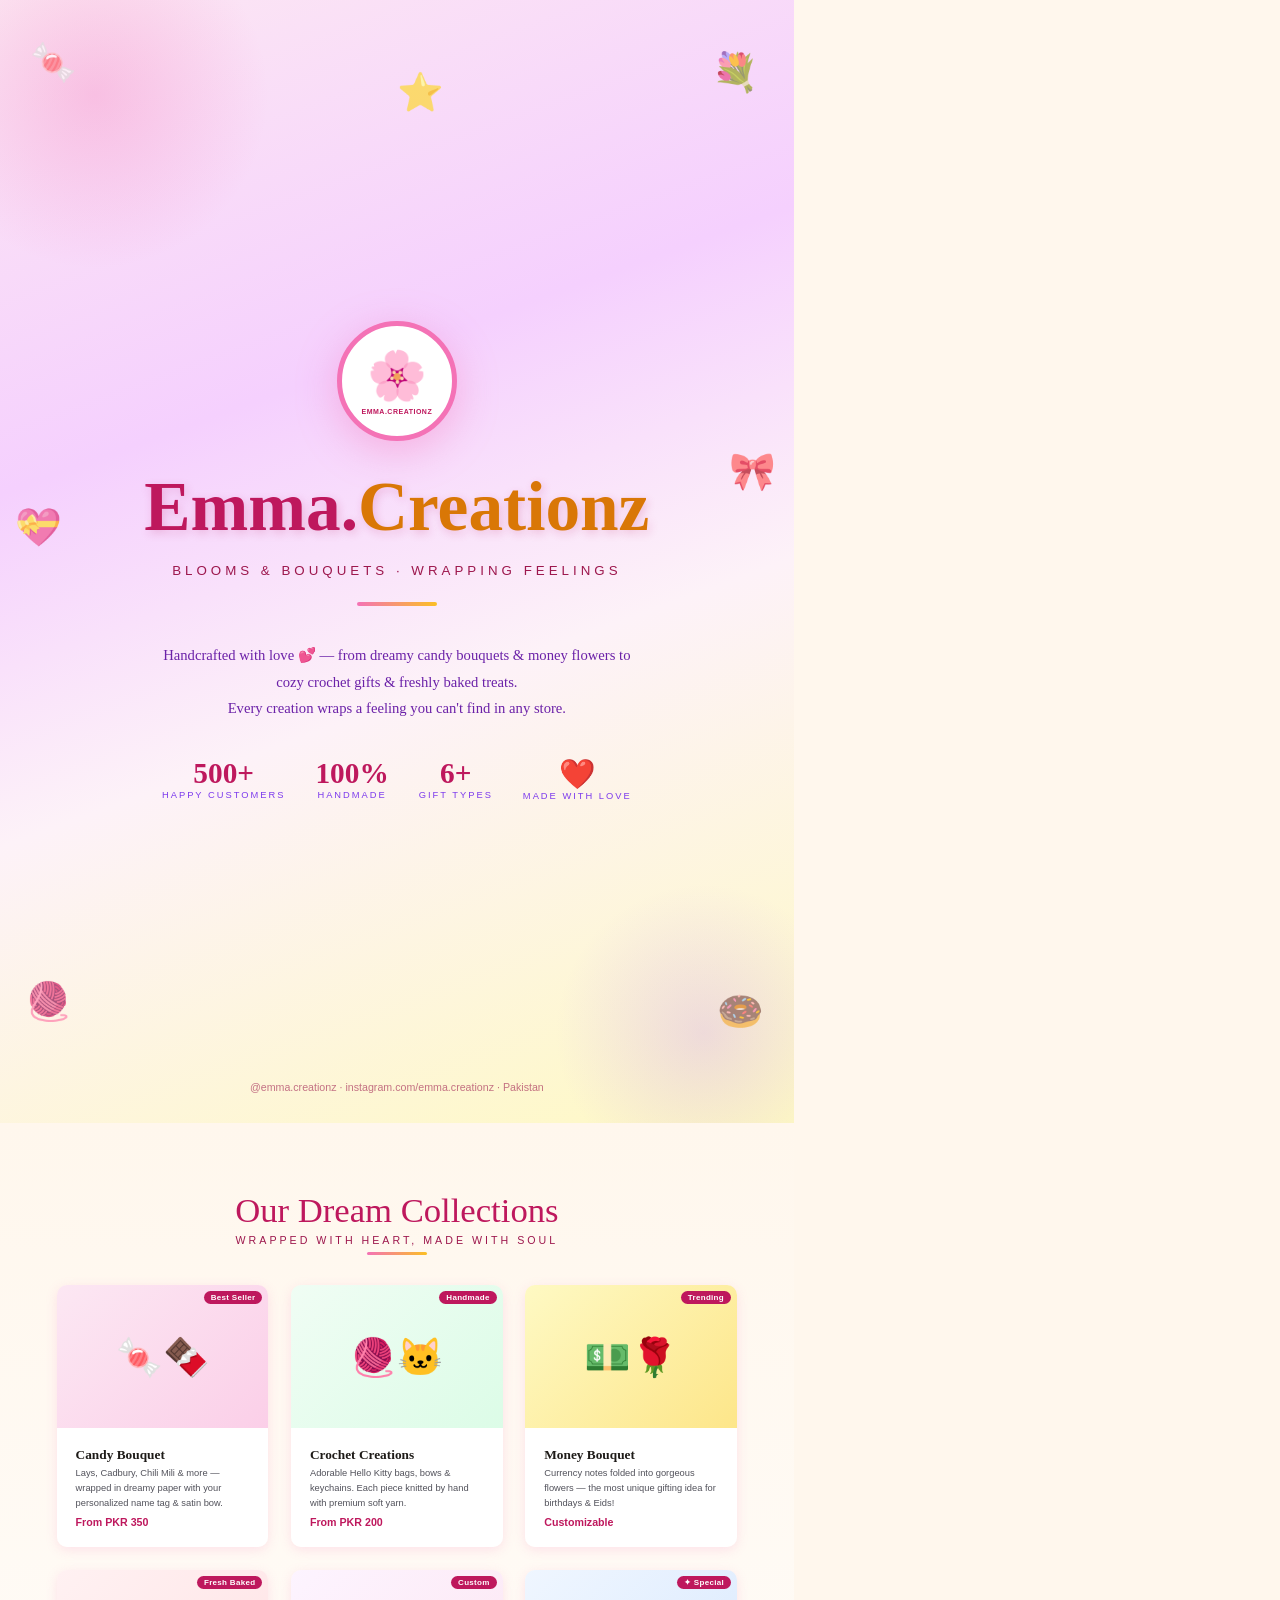
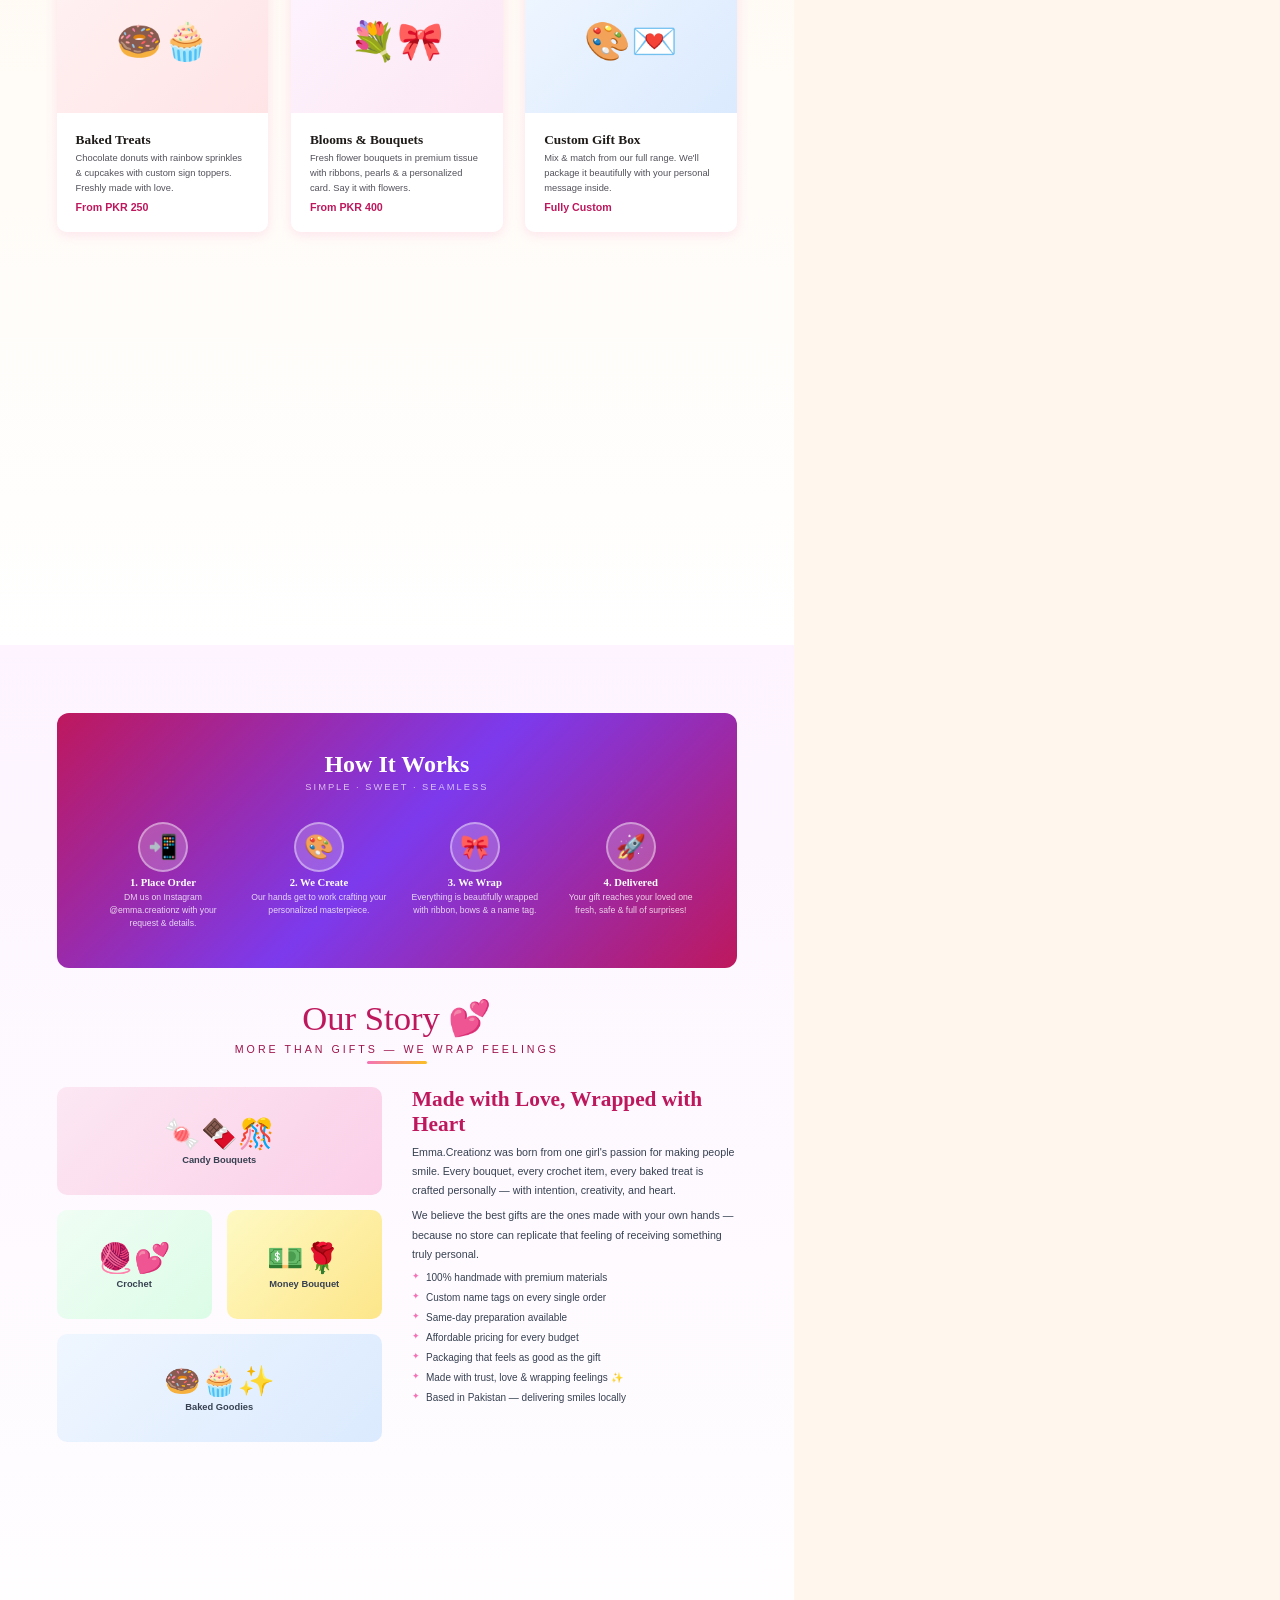
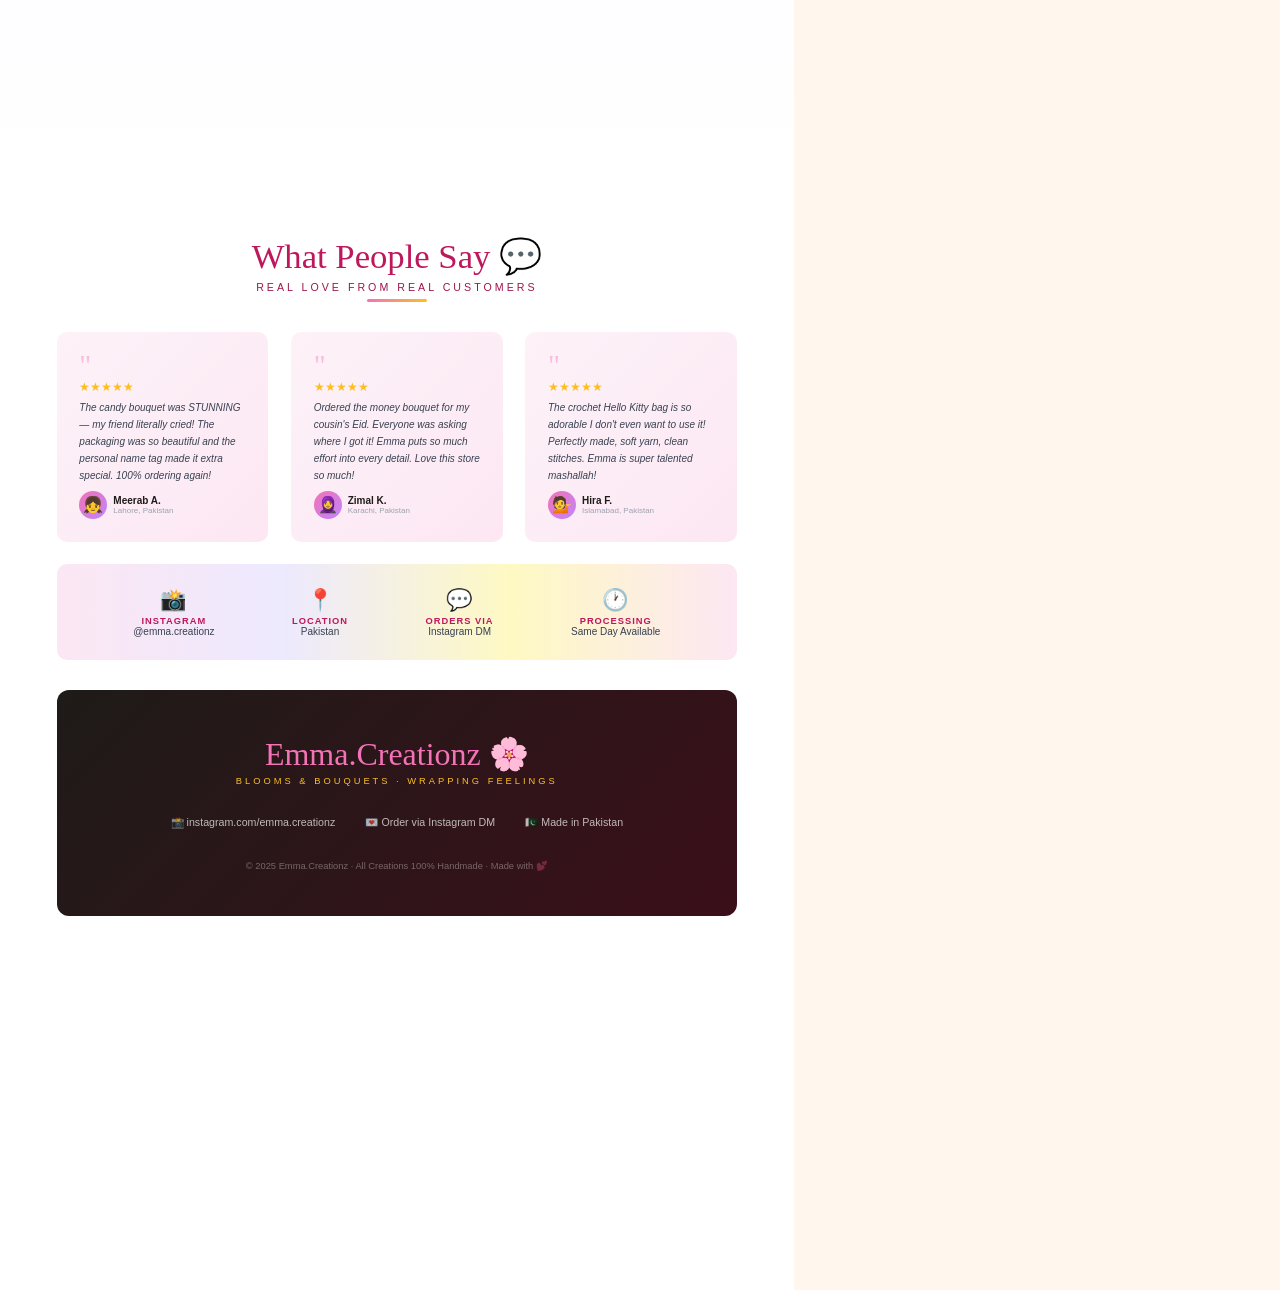
<file: dream-store/pdf_store.html>
<!DOCTYPE html>
<html lang="en">
<head>
  <meta charset="UTF-8"/>
  <style>
    @page {
      size: A4;
      margin: 0;
    }

    * { margin: 0; padding: 0; box-sizing: border-box; }

    body {
      font-family: Georgia, 'Times New Roman', serif;
      background: #fff7ed;
      color: #1e1b18;
      width: 210mm;
    }

    /* ── PAGE 1: COVER ─────────────────────────────── */
    .cover {
      width: 210mm;
      height: 297mm;
      background: linear-gradient(160deg, #fce7f3 0%, #f5d0fe 35%, #fdf2f8 60%, #fef9c3 100%);
      display: flex;
      flex-direction: column;
      align-items: center;
      justify-content: center;
      position: relative;
      overflow: hidden;
      page-break-after: always;
    }

    /* background circles */
    .cover::before {
      content: '';
      position: absolute;
      width: 350px; height: 350px;
      background: radial-gradient(circle, rgba(244,114,182,0.3) 0%, transparent 70%);
      top: -80px; left: -80px;
      border-radius: 50%;
    }
    .cover::after {
      content: '';
      position: absolute;
      width: 300px; height: 300px;
      background: radial-gradient(circle, rgba(192,132,252,0.25) 0%, transparent 70%);
      bottom: -60px; right: -60px;
      border-radius: 50%;
    }

    .cover-badge {
      width: 120px; height: 120px;
      background: white;
      border-radius: 50%;
      border: 5px solid #f472b6;
      display: flex;
      flex-direction: column;
      align-items: center;
      justify-content: center;
      margin-bottom: 28px;
      box-shadow: 0 10px 40px rgba(244,114,182,0.4);
      position: relative; z-index: 2;
    }
    .cover-badge .big-emoji { font-size: 3rem; }
    .cover-badge .badge-text {
      font-size: 7px;
      color: #be185d;
      font-weight: bold;
      letter-spacing: 0.5px;
      margin-top: 4px;
      font-family: Arial, sans-serif;
    }

    .cover h1 {
      font-size: 52pt;
      color: #be185d;
      text-align: center;
      line-height: 1.1;
      position: relative; z-index: 2;
      text-shadow: 2px 3px 10px rgba(190,24,93,0.2);
    }
    .cover h1 span { color: #d97706; }

    .cover-tagline {
      font-family: Arial, sans-serif;
      font-size: 10pt;
      letter-spacing: 4px;
      color: #9d174d;
      text-transform: uppercase;
      margin: 18px 0 24px;
      position: relative; z-index: 2;
    }

    .cover-desc {
      max-width: 130mm;
      text-align: center;
      font-size: 11pt;
      color: #6b21a8;
      line-height: 1.8;
      position: relative; z-index: 2;
      margin-bottom: 36px;
    }

    .cover-divider {
      width: 80px; height: 4px;
      background: linear-gradient(90deg, #f472b6, #fbbf24);
      border-radius: 2px;
      margin: 0 auto 36px;
      position: relative; z-index: 2;
    }

    /* floating emojis on cover */
    .fe {
      position: absolute;
      font-size: 28pt;
      z-index: 1;
      opacity: 0.7;
    }

    .cover-stats {
      display: flex;
      gap: 30px;
      position: relative; z-index: 2;
    }
    .cs-item { text-align: center; }
    .cs-num {
      font-size: 22pt;
      font-weight: bold;
      color: #be185d;
    }
    .cs-label {
      font-family: Arial, sans-serif;
      font-size: 7pt;
      letter-spacing: 2px;
      color: #7c3aed;
      text-transform: uppercase;
    }

    .cover-bottom {
      position: absolute;
      bottom: 30px;
      text-align: center;
      font-family: Arial, sans-serif;
      font-size: 8pt;
      color: rgba(157,23,77,0.6);
      z-index: 2;
    }

    /* ── PAGE 2: PRODUCTS ──────────────────────────── */
    .page {
      width: 210mm;
      min-height: 297mm;
      padding: 18mm 15mm;
      page-break-after: always;
      background: white;
    }
    .page-pink { background: linear-gradient(180deg, #fff7ed 0%, white 100%); }
    .page-purple { background: linear-gradient(180deg, #fdf4ff 0%, white 100%); }

    .section-header {
      text-align: center;
      margin-bottom: 8mm;
    }
    .section-title {
      font-size: 26pt;
      color: #be185d;
      margin-bottom: 4px;
    }
    .section-sub {
      font-family: Arial, sans-serif;
      font-size: 8pt;
      letter-spacing: 3px;
      color: #9d174d;
      text-transform: uppercase;
      margin-bottom: 6px;
    }
    .mini-divider {
      width: 60px; height: 3px;
      background: linear-gradient(90deg, #f472b6, #fbbf24);
      border-radius: 2px;
      margin: 0 auto;
    }

    /* product cards grid */
    .products-grid {
      display: grid;
      grid-template-columns: 1fr 1fr 1fr;
      gap: 6mm;
      margin-top: 8mm;
    }

    .product-card {
      border-radius: 10px;
      overflow: hidden;
      box-shadow: 0 3px 12px rgba(244,114,182,0.18);
    }

    .card-top {
      height: 38mm;
      display: flex;
      flex-direction: column;
      align-items: center;
      justify-content: center;
      position: relative;
    }
    .card-top .emoji { font-size: 28pt; }
    .card-top .card-badge {
      position: absolute;
      top: 6px; right: 6px;
      background: #be185d;
      color: white;
      font-family: Arial, sans-serif;
      font-size: 6pt;
      font-weight: bold;
      padding: 2px 7px;
      border-radius: 10px;
      letter-spacing: 0.3px;
    }

    .bg-pink   { background: linear-gradient(135deg, #fce7f3, #fbcfe8); }
    .bg-green  { background: linear-gradient(135deg, #f0fdf4, #dcfce7); }
    .bg-yellow { background: linear-gradient(135deg, #fef9c3, #fde68a); }
    .bg-red    { background: linear-gradient(135deg, #fff1f2, #ffe4e6); }
    .bg-purple { background: linear-gradient(135deg, #fdf4ff, #fce7f3); }
    .bg-blue   { background: linear-gradient(135deg, #eff6ff, #dbeafe); }

    .card-body {
      background: white;
      padding: 5mm;
    }
    .card-body h3 {
      font-size: 10pt;
      color: #1e1b18;
      margin-bottom: 3px;
    }
    .card-body p {
      font-family: Arial, sans-serif;
      font-size: 7pt;
      color: #52525b;
      line-height: 1.6;
      margin-bottom: 5px;
    }
    .card-price {
      font-family: Arial, sans-serif;
      font-size: 8pt;
      font-weight: bold;
      color: #be185d;
    }

    /* ── PAGE 3: PROCESS + ABOUT ───────────────────── */
    .process-banner {
      background: linear-gradient(135deg, #be185d 0%, #7c3aed 50%, #be185d 100%);
      border-radius: 12px;
      padding: 10mm;
      margin-bottom: 8mm;
      color: white;
      text-align: center;
    }
    .process-banner h2 { font-size: 18pt; margin-bottom: 4px; }
    .process-banner .sub {
      font-family: Arial, sans-serif;
      font-size: 7pt;
      opacity: 0.7;
      letter-spacing: 2px;
      text-transform: uppercase;
      margin-bottom: 8mm;
    }

    .steps-row {
      display: flex;
      gap: 5mm;
      justify-content: center;
    }
    .step-box {
      flex: 1;
      text-align: center;
    }
    .step-circle {
      width: 50px; height: 50px;
      background: rgba(255,255,255,0.2);
      border-radius: 50%;
      border: 2px solid rgba(255,255,255,0.4);
      display: flex; align-items: center; justify-content: center;
      font-size: 18pt;
      margin: 0 auto 5px;
    }
    .step-box h4 {
      font-size: 8pt;
      margin-bottom: 3px;
    }
    .step-box p {
      font-family: Arial, sans-serif;
      font-size: 6.5pt;
      opacity: 0.8;
      line-height: 1.5;
    }

    /* about 2-col */
    .about-row {
      display: flex;
      gap: 8mm;
      align-items: flex-start;
    }
    .about-visual {
      flex: 1;
      display: grid;
      grid-template-columns: 1fr 1fr;
      gap: 4mm;
    }
    .av-box {
      border-radius: 10px;
      display: flex;
      flex-direction: column;
      align-items: center;
      justify-content: center;
      padding: 8mm 4mm;
      font-size: 22pt;
      text-align: center;
    }
    .av-box span {
      font-family: Arial, sans-serif;
      font-size: 7pt;
      color: #374151;
      font-weight: bold;
      margin-top: 4px;
    }
    .av-wide { grid-column: span 2; }

    .about-text { flex: 1; }
    .about-text h2 { font-size: 16pt; color: #be185d; margin-bottom: 6px; }
    .about-text p  {
      font-family: Arial, sans-serif;
      font-size: 8pt;
      color: #374151;
      line-height: 1.8;
      margin-bottom: 6px;
    }
    .bullet-list { list-style: none; margin-top: 4px; }
    .bullet-list li {
      font-family: Arial, sans-serif;
      font-size: 7.5pt;
      color: #374151;
      margin-bottom: 5px;
      padding-left: 14px;
      position: relative;
      line-height: 1.5;
    }
    .bullet-list li::before {
      content: '✦';
      color: #f472b6;
      position: absolute;
      left: 0;
      font-size: 7pt;
    }

    /* ── PAGE 4: TESTIMONIALS + FOOTER ─────────────── */
    .testi-grid {
      display: grid;
      grid-template-columns: 1fr 1fr 1fr;
      gap: 6mm;
      margin-top: 8mm;
    }
    .testi-card {
      background: linear-gradient(135deg, #fdf2f8, #fce7f3);
      border-radius: 10px;
      padding: 6mm;
    }
    .quote {
      font-size: 22pt;
      color: #f472b6;
      opacity: 0.4;
      line-height: 0.8;
      margin-bottom: 2px;
    }
    .stars { color: #fbbf24; font-size: 9pt; margin-bottom: 4px; }
    .testi-text {
      font-family: Arial, sans-serif;
      font-size: 7.5pt;
      color: #374151;
      line-height: 1.7;
      font-style: italic;
      margin-bottom: 7px;
    }
    .testi-author {
      display: flex;
      align-items: center;
      gap: 6px;
    }
    .testi-av {
      width: 28px; height: 28px;
      background: linear-gradient(135deg, #f472b6, #c084fc);
      border-radius: 50%;
      display: flex; align-items: center; justify-content: center;
      font-size: 12pt;
    }
    .testi-name {
      font-family: Arial, sans-serif;
      font-size: 7.5pt;
      font-weight: bold;
      color: #1e1b18;
    }
    .testi-loc {
      font-family: Arial, sans-serif;
      font-size: 6pt;
      color: #9ca3af;
    }

    /* PDF Footer banner */
    .footer-banner {
      background: linear-gradient(135deg, #1e1b18 0%, #3b0f1a 100%);
      border-radius: 12px;
      padding: 12mm;
      margin-top: 8mm;
      text-align: center;
      color: white;
    }
    .footer-banner .fl { font-size: 24pt; color: #f472b6; margin-bottom: 3px; }
    .footer-banner .ft { font-family: Arial, sans-serif; font-size: 7pt; letter-spacing: 3px; color: #fbbf24; text-transform: uppercase; margin-bottom: 8mm; }
    .footer-socials { display: flex; justify-content: center; gap: 8mm; margin-bottom: 8mm; }
    .footer-social {
      font-family: Arial, sans-serif;
      font-size: 8pt;
      color: rgba(255,255,255,0.7);
    }
    .footer-copy { font-family: Arial, sans-serif; font-size: 7pt; color: rgba(255,255,255,0.35); }

    /* contact strip */
    .contact-strip {
      background: linear-gradient(90deg, #fce7f3, #ede9fe, #fef9c3, #fce7f3);
      border-radius: 10px;
      padding: 6mm 10mm;
      display: flex;
      justify-content: space-around;
      align-items: center;
      margin-top: 6mm;
    }
    .contact-item {
      text-align: center;
    }
    .contact-item .ci-icon { font-size: 16pt; }
    .contact-item .ci-label {
      font-family: Arial, sans-serif;
      font-size: 7pt;
      font-weight: bold;
      color: #be185d;
      text-transform: uppercase;
      letter-spacing: 1px;
      margin-top: 3px;
    }
    .contact-item .ci-val {
      font-family: Arial, sans-serif;
      font-size: 7.5pt;
      color: #374151;
    }
  </style>
</head>
<body>

<!-- ══════════ PAGE 1: COVER ══════════ -->
<div class="cover">
  <!-- floating emojis -->
  <div class="fe" style="top:40px;left:30px;">🍬</div>
  <div class="fe" style="top:50px;right:35px;">💐</div>
  <div class="fe" style="bottom:100px;left:25px;">🧶</div>
  <div class="fe" style="bottom:90px;right:30px;">🍩</div>
  <div class="fe" style="top:45%;left:15px;">💝</div>
  <div class="fe" style="top:40%;right:18px;">🎀</div>
  <div class="fe" style="top:70px;left:50%;">⭐</div>

  <div class="cover-badge">
    <div class="big-emoji">🌸</div>
    <div class="badge-text">EMMA.CREATIONZ</div>
  </div>

  <h1>Emma.<span>Creationz</span></h1>
  <p class="cover-tagline">Blooms &amp; Bouquets · Wrapping Feelings</p>

  <div class="cover-divider"></div>

  <p class="cover-desc">
    Handcrafted with love 💕 — from dreamy candy bouquets &amp; money flowers
    to cozy crochet gifts &amp; freshly baked treats.<br/>
    Every creation wraps a feeling you can't find in any store.
  </p>

  <div class="cover-stats">
    <div class="cs-item">
      <div class="cs-num">500+</div>
      <div class="cs-label">Happy Customers</div>
    </div>
    <div class="cs-item">
      <div class="cs-num">100%</div>
      <div class="cs-label">Handmade</div>
    </div>
    <div class="cs-item">
      <div class="cs-num">6+</div>
      <div class="cs-label">Gift Types</div>
    </div>
    <div class="cs-item">
      <div class="cs-num">❤️</div>
      <div class="cs-label">Made with Love</div>
    </div>
  </div>

  <div class="cover-bottom">
    @emma.creationz · instagram.com/emma.creationz · Pakistan
  </div>
</div>


<!-- ══════════ PAGE 2: PRODUCTS ══════════ -->
<div class="page page-pink">
  <div class="section-header">
    <p class="section-title">Our Dream Collections</p>
    <p class="section-sub">Wrapped with Heart, Made with Soul</p>
    <div class="mini-divider"></div>
  </div>

  <div class="products-grid">

    <div class="product-card">
      <div class="card-top bg-pink">
        <div class="emoji">🍬🍫</div>
        <div class="card-badge">Best Seller</div>
      </div>
      <div class="card-body">
        <h3>Candy Bouquet</h3>
        <p>Lays, Cadbury, Chili Mili &amp; more — wrapped in dreamy paper with your personalized name tag &amp; satin bow.</p>
        <div class="card-price">From PKR 350</div>
      </div>
    </div>

    <div class="product-card">
      <div class="card-top bg-green">
        <div class="emoji">🧶🐱</div>
        <div class="card-badge">Handmade</div>
      </div>
      <div class="card-body">
        <h3>Crochet Creations</h3>
        <p>Adorable Hello Kitty bags, bows &amp; keychains. Each piece knitted by hand with premium soft yarn.</p>
        <div class="card-price">From PKR 200</div>
      </div>
    </div>

    <div class="product-card">
      <div class="card-top bg-yellow">
        <div class="emoji">💵🌹</div>
        <div class="card-badge">Trending</div>
      </div>
      <div class="card-body">
        <h3>Money Bouquet</h3>
        <p>Currency notes folded into gorgeous flowers — the most unique gifting idea for birthdays &amp; Eids!</p>
        <div class="card-price">Customizable</div>
      </div>
    </div>

    <div class="product-card">
      <div class="card-top bg-red">
        <div class="emoji">🍩🧁</div>
        <div class="card-badge">Fresh Baked</div>
      </div>
      <div class="card-body">
        <h3>Baked Treats</h3>
        <p>Chocolate donuts with rainbow sprinkles &amp; cupcakes with custom sign toppers. Freshly made with love.</p>
        <div class="card-price">From PKR 250</div>
      </div>
    </div>

    <div class="product-card">
      <div class="card-top bg-purple">
        <div class="emoji">💐🎀</div>
        <div class="card-badge">Custom</div>
      </div>
      <div class="card-body">
        <h3>Blooms &amp; Bouquets</h3>
        <p>Fresh flower bouquets in premium tissue with ribbons, pearls &amp; a personalized card. Say it with flowers.</p>
        <div class="card-price">From PKR 400</div>
      </div>
    </div>

    <div class="product-card">
      <div class="card-top bg-blue">
        <div class="emoji">🎨💌</div>
        <div class="card-badge">✦ Special</div>
      </div>
      <div class="card-body">
        <h3>Custom Gift Box</h3>
        <p>Mix &amp; match from our full range. We'll package it beautifully with your personal message inside.</p>
        <div class="card-price">Fully Custom</div>
      </div>
    </div>

  </div>
</div>


<!-- ══════════ PAGE 3: PROCESS + ABOUT ══════════ -->
<div class="page page-purple">

  <!-- How It Works -->
  <div class="process-banner">
    <h2>How It Works</h2>
    <p class="sub">Simple · Sweet · Seamless</p>
    <div class="steps-row">
      <div class="step-box">
        <div class="step-circle">📲</div>
        <h4>1. Place Order</h4>
        <p>DM us on Instagram @emma.creationz with your request &amp; details.</p>
      </div>
      <div class="step-box">
        <div class="step-circle">🎨</div>
        <h4>2. We Create</h4>
        <p>Our hands get to work crafting your personalized masterpiece.</p>
      </div>
      <div class="step-box">
        <div class="step-circle">🎀</div>
        <h4>3. We Wrap</h4>
        <p>Everything is beautifully wrapped with ribbon, bows &amp; a name tag.</p>
      </div>
      <div class="step-box">
        <div class="step-circle">🚀</div>
        <h4>4. Delivered</h4>
        <p>Your gift reaches your loved one fresh, safe &amp; full of surprises!</p>
      </div>
    </div>
  </div>

  <!-- About -->
  <div class="section-header" style="margin-top:8mm;margin-bottom:6mm;">
    <p class="section-title">Our Story 💕</p>
    <p class="section-sub">More Than Gifts — We Wrap Feelings</p>
    <div class="mini-divider"></div>
  </div>

  <div class="about-row">
    <div class="about-visual">
      <div class="av-box bg-pink av-wide">🍬🍫🎊<br/><span>Candy Bouquets</span></div>
      <div class="av-box bg-green">🧶💕<br/><span>Crochet</span></div>
      <div class="av-box bg-yellow">💵🌹<br/><span>Money Bouquet</span></div>
      <div class="av-box bg-blue av-wide">🍩🧁✨<br/><span>Baked Goodies</span></div>
    </div>

    <div class="about-text">
      <h2>Made with Love, Wrapped with Heart</h2>
      <p>
        Emma.Creationz was born from one girl's passion for making people smile.
        Every bouquet, every crochet item, every baked treat is crafted personally
        — with intention, creativity, and heart.
      </p>
      <p>
        We believe the best gifts are the ones made with your own hands — because
        no store can replicate that feeling of receiving something truly personal.
      </p>
      <ul class="bullet-list">
        <li>100% handmade with premium materials</li>
        <li>Custom name tags on every single order</li>
        <li>Same-day preparation available</li>
        <li>Affordable pricing for every budget</li>
        <li>Packaging that feels as good as the gift</li>
        <li>Made with trust, love &amp; wrapping feelings ✨</li>
        <li>Based in Pakistan — delivering smiles locally</li>
      </ul>
    </div>
  </div>
</div>


<!-- ══════════ PAGE 4: TESTIMONIALS + FOOTER ══════════ -->
<div class="page" style="page-break-after:auto;">

  <div class="section-header">
    <p class="section-title">What People Say 💬</p>
    <p class="section-sub">Real Love from Real Customers</p>
    <div class="mini-divider"></div>
  </div>

  <div class="testi-grid">

    <div class="testi-card">
      <div class="quote">"</div>
      <div class="stars">★★★★★</div>
      <p class="testi-text">The candy bouquet was STUNNING — my friend literally cried! The packaging was so beautiful and the personal name tag made it extra special. 100% ordering again!</p>
      <div class="testi-author">
        <div class="testi-av">👧</div>
        <div>
          <div class="testi-name">Meerab A.</div>
          <div class="testi-loc">Lahore, Pakistan</div>
        </div>
      </div>
    </div>

    <div class="testi-card">
      <div class="quote">"</div>
      <div class="stars">★★★★★</div>
      <p class="testi-text">Ordered the money bouquet for my cousin's Eid. Everyone was asking where I got it! Emma puts so much effort into every detail. Love this store so much!</p>
      <div class="testi-author">
        <div class="testi-av">🧕</div>
        <div>
          <div class="testi-name">Zimal K.</div>
          <div class="testi-loc">Karachi, Pakistan</div>
        </div>
      </div>
    </div>

    <div class="testi-card">
      <div class="quote">"</div>
      <div class="stars">★★★★★</div>
      <p class="testi-text">The crochet Hello Kitty bag is so adorable I don't even want to use it! Perfectly made, soft yarn, clean stitches. Emma is super talented mashallah!</p>
      <div class="testi-author">
        <div class="testi-av">💁</div>
        <div>
          <div class="testi-name">Hira F.</div>
          <div class="testi-loc">Islamabad, Pakistan</div>
        </div>
      </div>
    </div>

  </div>

  <!-- Contact Strip -->
  <div class="contact-strip">
    <div class="contact-item">
      <div class="ci-icon">📸</div>
      <div class="ci-label">Instagram</div>
      <div class="ci-val">@emma.creationz</div>
    </div>
    <div class="contact-item">
      <div class="ci-icon">📍</div>
      <div class="ci-label">Location</div>
      <div class="ci-val">Pakistan</div>
    </div>
    <div class="contact-item">
      <div class="ci-icon">💬</div>
      <div class="ci-label">Orders via</div>
      <div class="ci-val">Instagram DM</div>
    </div>
    <div class="contact-item">
      <div class="ci-icon">🕐</div>
      <div class="ci-label">Processing</div>
      <div class="ci-val">Same Day Available</div>
    </div>
  </div>

  <!-- Footer Banner -->
  <div class="footer-banner">
    <div class="fl">Emma.Creationz 🌸</div>
    <div class="ft">Blooms &amp; Bouquets · Wrapping Feelings</div>
    <div class="footer-socials">
      <div class="footer-social">📸 instagram.com/emma.creationz</div>
      <div class="footer-social">💌 Order via Instagram DM</div>
      <div class="footer-social">🇵🇰 Made in Pakistan</div>
    </div>
    <div class="footer-copy">© 2025 Emma.Creationz · All Creations 100% Handmade · Made with 💕</div>
  </div>

</div>

</body>
</html>
</file>
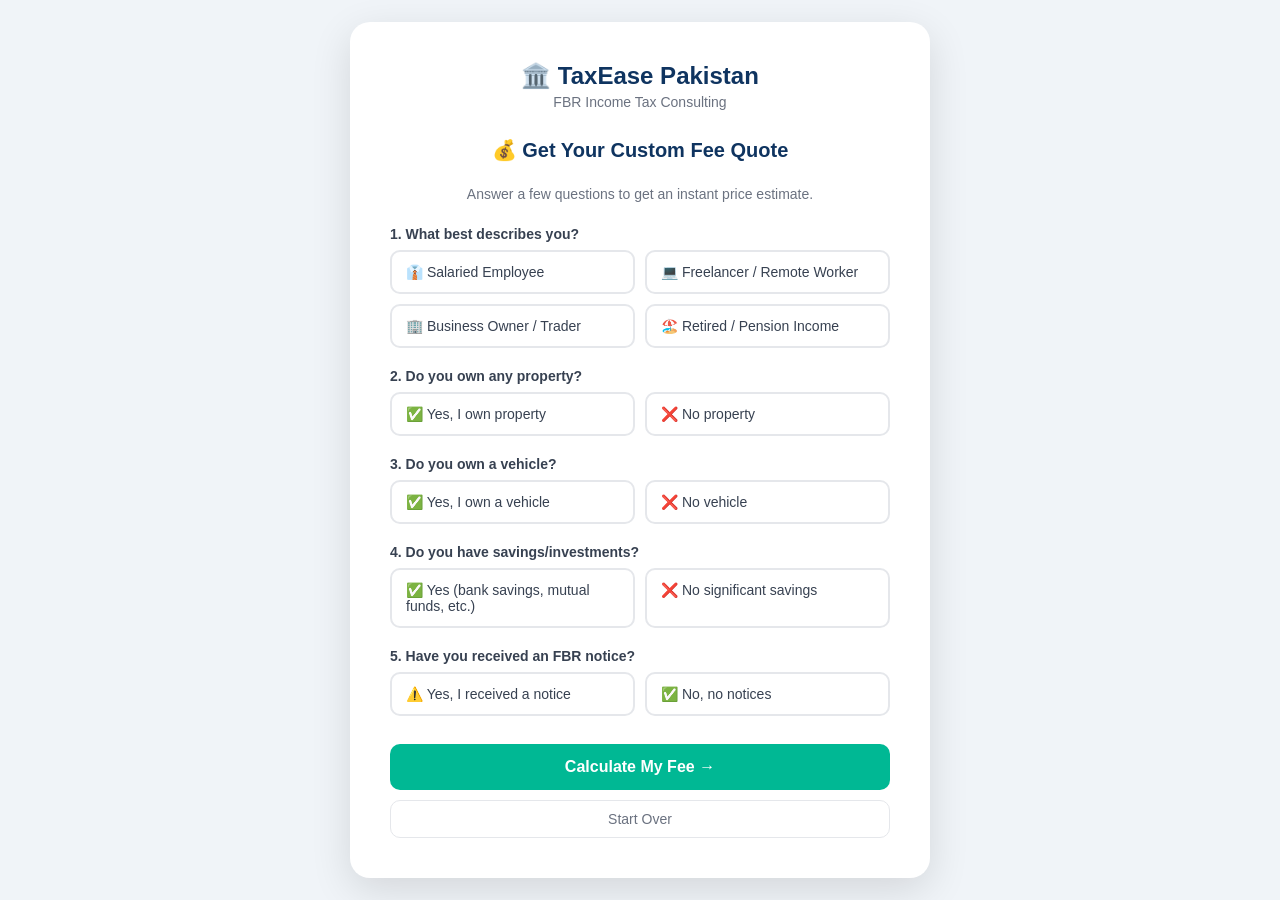
<file: templates/pricing-calculator.html>
<!DOCTYPE html>
<html lang="en">
<head>
  <meta charset="UTF-8"/>
  <meta name="viewport" content="width=device-width, initial-scale=1.0"/>
  <title>TaxEase — Fee Calculator</title>
  <style>
    * { box-sizing: border-box; margin: 0; padding: 0; }
    body { font-family: 'Segoe UI', sans-serif; background: #f0f4f8; min-height: 100vh; display: flex; align-items: center; justify-content: center; padding: 20px; }
    .card { background: #fff; border-radius: 20px; padding: 40px; max-width: 580px; width: 100%; box-shadow: 0 12px 40px rgba(0,0,0,0.12); }
    .logo { text-align: center; margin-bottom: 28px; }
    .logo h1 { font-size: 24px; font-weight: 800; color: #0f3460; }
    .logo p { color: #6b7280; font-size: 14px; margin-top: 4px; }
    h2 { font-size: 20px; font-weight: 700; color: #0f3460; margin-bottom: 24px; text-align: center; }
    .question { margin-bottom: 20px; }
    .question label { display: block; font-size: 14px; font-weight: 600; color: #374151; margin-bottom: 8px; }
    .options { display: grid; grid-template-columns: 1fr 1fr; gap: 10px; }
    .option { border: 2px solid #e5e7eb; border-radius: 10px; padding: 12px 14px; cursor: pointer; transition: all 0.2s; font-size: 14px; color: #374151; }
    .option:hover { border-color: #00b894; background: #f0fdf9; }
    .option.selected { border-color: #00b894; background: #e8faf6; font-weight: 600; color: #0f3460; }
    .option input[type="checkbox"] { display: none; }

    .result { background: linear-gradient(135deg, #0f3460, #00b894); color: #fff; border-radius: 16px; padding: 28px; margin-top: 28px; text-align: center; display: none; }
    .result.show { display: block; }
    .result h3 { font-size: 16px; opacity: 0.85; margin-bottom: 8px; }
    .result .price { font-size: 42px; font-weight: 800; margin-bottom: 6px; }
    .result .desc { font-size: 14px; opacity: 0.8; margin-bottom: 20px; }
    .result .features { text-align: left; margin-bottom: 20px; }
    .result .features li { font-size: 14px; padding: 4px 0; list-style: none; }
    .result .cta { display: inline-block; background: #fff; color: #0f3460; padding: 12px 28px; border-radius: 50px; font-weight: 700; text-decoration: none; font-size: 15px; }
    .result .cta:hover { background: #f0fdf9; }

    .btn-calc { width: 100%; background: #00b894; color: #fff; border: none; padding: 14px; border-radius: 10px; font-size: 16px; font-weight: 700; cursor: pointer; margin-top: 8px; }
    .btn-calc:hover { background: #00a381; }
    .btn-reset { width: 100%; background: none; color: #6b7280; border: 1px solid #e5e7eb; padding: 10px; border-radius: 10px; font-size: 14px; cursor: pointer; margin-top: 10px; }
  </style>
</head>
<body>
<div class="card">
  <div class="logo">
    <h1>🏛️ TaxEase Pakistan</h1>
    <p>FBR Income Tax Consulting</p>
  </div>
  <h2>💰 Get Your Custom Fee Quote</h2>
  <p style="text-align:center;color:#6b7280;font-size:14px;margin-bottom:24px;">Answer a few questions to get an instant price estimate.</p>

  <div class="question">
    <label>1. What best describes you?</label>
    <div class="options" id="q1">
      <div class="option" onclick="select('q1', this, 'salaried')">👔 Salaried Employee</div>
      <div class="option" onclick="select('q1', this, 'freelancer')">💻 Freelancer / Remote Worker</div>
      <div class="option" onclick="select('q1', this, 'business')">🏢 Business Owner / Trader</div>
      <div class="option" onclick="select('q1', this, 'retired')">🏖️ Retired / Pension Income</div>
    </div>
  </div>

  <div class="question">
    <label>2. Do you own any property?</label>
    <div class="options" id="q2">
      <div class="option" onclick="select('q2', this, 'yes')">✅ Yes, I own property</div>
      <div class="option" onclick="select('q2', this, 'no')">❌ No property</div>
    </div>
  </div>

  <div class="question">
    <label>3. Do you own a vehicle?</label>
    <div class="options" id="q3">
      <div class="option" onclick="select('q3', this, 'yes')">✅ Yes, I own a vehicle</div>
      <div class="option" onclick="select('q3', this, 'no')">❌ No vehicle</div>
    </div>
  </div>

  <div class="question">
    <label>4. Do you have savings/investments?</label>
    <div class="options" id="q4">
      <div class="option" onclick="select('q4', this, 'yes')">✅ Yes (bank savings, mutual funds, etc.)</div>
      <div class="option" onclick="select('q4', this, 'no')">❌ No significant savings</div>
    </div>
  </div>

  <div class="question">
    <label>5. Have you received an FBR notice?</label>
    <div class="options" id="q5">
      <div class="option" onclick="select('q5', this, 'yes')">⚠️ Yes, I received a notice</div>
      <div class="option" onclick="select('q5', this, 'no')">✅ No, no notices</div>
    </div>
  </div>

  <button class="btn-calc" onclick="calculate()">Calculate My Fee →</button>
  <button class="btn-reset" onclick="reset()">Start Over</button>

  <div class="result" id="result">
    <h3>Estimated Fee for Your Return</h3>
    <div class="price" id="resultPrice"></div>
    <div class="desc" id="resultDesc"></div>
    <ul class="features" id="resultFeatures"></ul>
    <a href="#" class="cta" id="resultCTA" target="_blank">📱 WhatsApp to Confirm & Start</a>
  </div>
</div>

<script>
const answers = {};

function select(qId, el, value) {
  document.querySelectorAll(`#${qId} .option`).forEach(o => o.classList.remove('selected'));
  el.classList.add('selected');
  answers[qId] = value;
}

function calculate() {
  let fee = 0;
  let features = [];
  let desc = '';

  const type = answers.q1;
  const hasProperty = answers.q2 === 'yes';
  const hasVehicle = answers.q3 === 'yes';
  const hasSavings = answers.q4 === 'yes';
  const hasNotice = answers.q5 === 'yes';

  if (!type) { alert('Please answer all questions!'); return; }

  // Base fee by type
  if (type === 'salaried') { fee = 3500; desc = 'Basic Package — Salaried Employee'; features.push('✅ Salary income return', '✅ NTN registration (if needed)', '✅ FBR IRIS submission', '✅ 48-hour turnaround', '✅ E-filing acknowledgment'); }
  else if (type === 'freelancer') { fee = 8000; desc = 'Standard Package — Freelancer'; features.push('✅ Foreign remittance income filing', '✅ Reduced fixed tax benefit', '✅ Business expense deductions', '✅ NTN registration', '✅ Complete wealth statement'); }
  else if (type === 'business') { fee = 10000; desc = 'Standard+ Package — Business Owner'; features.push('✅ Business income & expenses', '✅ Profit/loss statement review', '✅ Tax credits & deductions', '✅ Complete wealth statement'); }
  else if (type === 'retired') { fee = 4000; desc = 'Pension/Retired Package'; features.push('✅ Pension income return', '✅ Investment income declaration', '✅ NTN registration', '✅ Acknowledgment slip'); }

  // Add-ons
  if (hasProperty) { fee += 2000; features.push('✅ Property declaration in wealth statement'); }
  if (hasVehicle) { fee += 1000; features.push('✅ Vehicle declaration'); }
  if (hasSavings) { fee += 1000; features.push('✅ Investment & savings declaration'); }
  if (hasNotice) { fee += 10000; features.push('⚠️ FBR notice response & resolution'); desc += ' + Notice Response'; }

  // Display result
  document.getElementById('resultPrice').textContent = `PKR ${fee.toLocaleString()}`;
  document.getElementById('resultDesc').textContent = desc;
  document.getElementById('resultFeatures').innerHTML = features.map(f => `<li>${f}</li>`).join('');

  const msg = encodeURIComponent(`Hi TaxEase! I used your fee calculator.\n\nType: ${type}\nProperty: ${answers.q2}\nVehicle: ${answers.q3}\nSavings: ${answers.q4}\nFBR Notice: ${answers.q5}\n\nEstimated fee: PKR ${fee.toLocaleString()}\n\nPlease confirm and guide me on next steps.`);
  document.getElementById('resultCTA').href = `https://wa.me/923000000000?text=${msg}`;

  document.getElementById('result').classList.add('show');
  document.getElementById('result').scrollIntoView({ behavior: 'smooth' });
}

function reset() {
  Object.keys(answers).forEach(k => delete answers[k]);
  document.querySelectorAll('.option').forEach(o => o.classList.remove('selected'));
  document.getElementById('result').classList.remove('show');
}
</script>
</body>
</html>
</file>
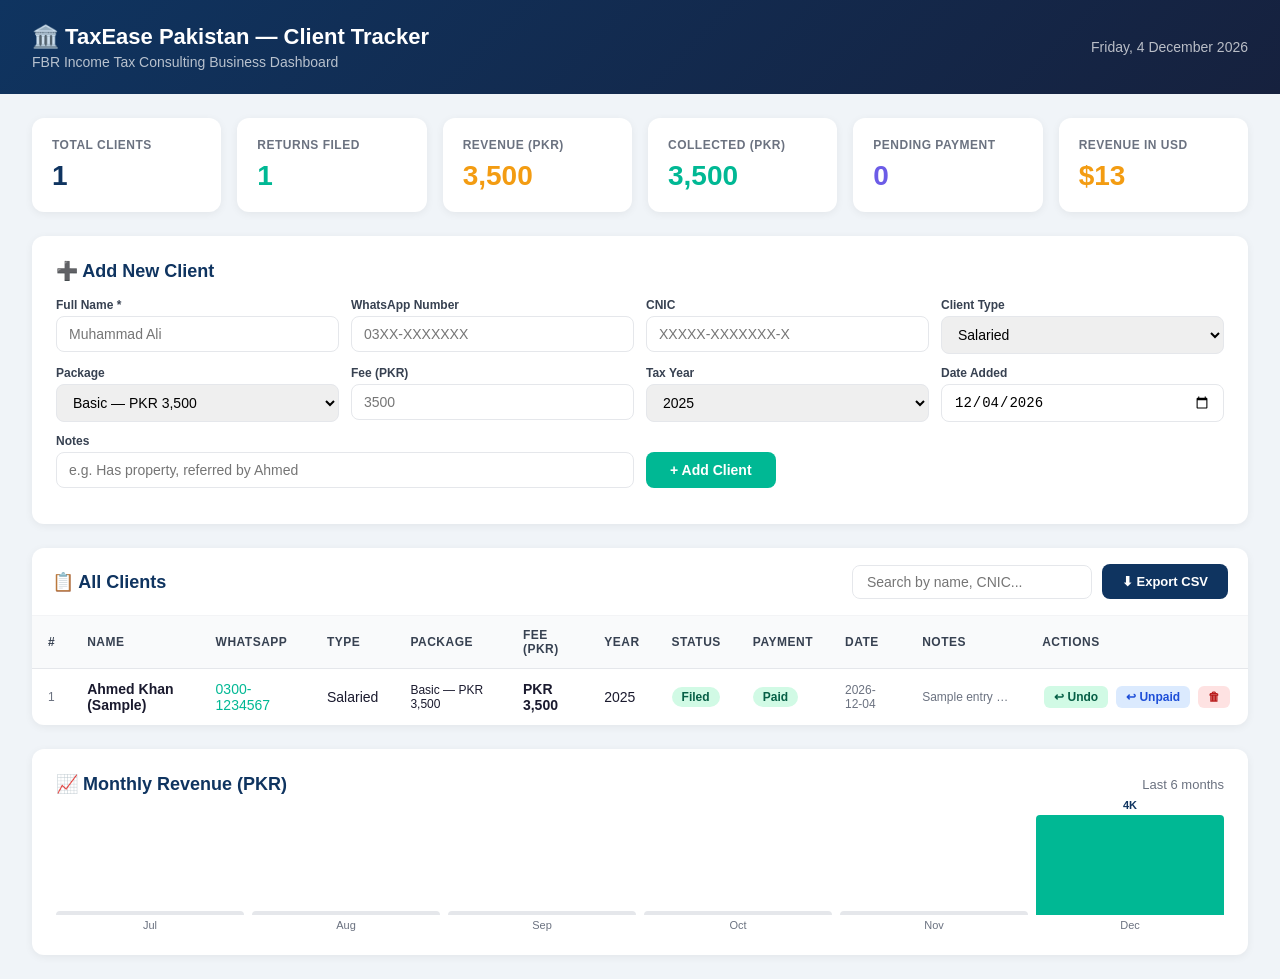
<file: tools/client-tracker.html>
<!DOCTYPE html>
<html lang="en">
<head>
  <meta charset="UTF-8"/>
  <meta name="viewport" content="width=device-width, initial-scale=1.0"/>
  <title>TaxEase — Client & Revenue Tracker</title>
  <style>
    * { box-sizing: border-box; margin: 0; padding: 0; }
    body { font-family: 'Segoe UI', sans-serif; background: #f0f4f8; color: #1a1a2e; min-height: 100vh; }
    .header { background: linear-gradient(135deg, #0f3460, #16213e); color: #fff; padding: 24px 32px; display: flex; justify-content: space-between; align-items: center; flex-wrap: gap; }
    .header h1 { font-size: 22px; font-weight: 800; }
    .header p { opacity: 0.7; font-size: 14px; margin-top: 4px; }

    .dashboard { display: grid; grid-template-columns: repeat(auto-fit, minmax(180px, 1fr)); gap: 16px; padding: 24px 32px 0; }
    .kpi-card { background: #fff; border-radius: 12px; padding: 20px; box-shadow: 0 2px 8px rgba(0,0,0,0.06); }
    .kpi-label { font-size: 12px; color: #6b7280; font-weight: 600; text-transform: uppercase; letter-spacing: 0.5px; margin-bottom: 8px; }
    .kpi-value { font-size: 28px; font-weight: 800; }
    .kpi-value.green { color: #00b894; }
    .kpi-value.blue { color: #0f3460; }
    .kpi-value.gold { color: #f39c12; }
    .kpi-value.purple { color: #6c5ce7; }

    .main { padding: 24px 32px; }
    .section-title { font-size: 18px; font-weight: 700; margin-bottom: 16px; color: #0f3460; }

    .add-client-form { background: #fff; border-radius: 12px; padding: 24px; margin-bottom: 24px; box-shadow: 0 2px 8px rgba(0,0,0,0.06); }
    .form-row { display: grid; grid-template-columns: repeat(auto-fit, minmax(160px, 1fr)); gap: 12px; margin-bottom: 12px; }
    .form-group label { display: block; font-size: 12px; font-weight: 600; color: #374151; margin-bottom: 4px; }
    .form-group input, .form-group select { width: 100%; padding: 9px 12px; border: 1px solid #e5e7eb; border-radius: 8px; font-size: 14px; outline: none; transition: border-color 0.2s; }
    .form-group input:focus, .form-group select:focus { border-color: #00b894; }
    .btn-add { background: #00b894; color: #fff; border: none; padding: 10px 24px; border-radius: 8px; font-weight: 700; cursor: pointer; font-size: 14px; }
    .btn-add:hover { background: #00a381; }

    .table-wrapper { background: #fff; border-radius: 12px; overflow: hidden; box-shadow: 0 2px 8px rgba(0,0,0,0.06); margin-bottom: 24px; }
    .table-header { padding: 16px 20px; display: flex; justify-content: space-between; align-items: center; border-bottom: 1px solid #f3f4f6; }
    .search-input { padding: 8px 14px; border: 1px solid #e5e7eb; border-radius: 8px; font-size: 14px; width: 240px; outline: none; }
    table { width: 100%; border-collapse: collapse; font-size: 14px; }
    th { background: #f9fafb; padding: 12px 16px; text-align: left; font-weight: 600; color: #374151; font-size: 12px; text-transform: uppercase; letter-spacing: 0.5px; border-bottom: 1px solid #e5e7eb; }
    td { padding: 12px 16px; border-bottom: 1px solid #f3f4f6; vertical-align: middle; }
    tr:last-child td { border-bottom: none; }
    tr:hover td { background: #fafafa; }

    .badge { display: inline-block; padding: 3px 10px; border-radius: 50px; font-size: 12px; font-weight: 600; }
    .badge-pending { background: #fef3c7; color: #d97706; }
    .badge-inprogress { background: #dbeafe; color: #1d4ed8; }
    .badge-filed { background: #d1fae5; color: #065f46; }
    .badge-paid { background: #d1fae5; color: #065f46; }
    .badge-unpaid { background: #fee2e2; color: #b91c1c; }

    .action-btn { padding: 4px 10px; border: none; border-radius: 6px; cursor: pointer; font-size: 12px; font-weight: 600; margin: 0 2px; }
    .btn-filed { background: #d1fae5; color: #065f46; }
    .btn-paid { background: #dbeafe; color: #1d4ed8; }
    .btn-del { background: #fee2e2; color: #b91c1c; }

    .income-chart { background: #fff; border-radius: 12px; padding: 24px; box-shadow: 0 2px 8px rgba(0,0,0,0.06); }
    .bar-chart { display: flex; align-items: flex-end; gap: 8px; height: 120px; margin-top: 16px; }
    .bar-wrap { flex: 1; display: flex; flex-direction: column; align-items: center; gap: 4px; }
    .bar { width: 100%; background: #00b894; border-radius: 4px 4px 0 0; min-height: 4px; transition: height 0.5s; }
    .bar-label { font-size: 11px; color: #6b7280; }
    .bar-value { font-size: 11px; font-weight: 700; color: #0f3460; }

    .export-btn { background: #0f3460; color: #fff; border: none; padding: 10px 20px; border-radius: 8px; cursor: pointer; font-weight: 700; font-size: 13px; }
    .export-btn:hover { background: #16213e; }

    @media (max-width: 700px) {
      .header, .main, .dashboard { padding: 16px; }
      table { font-size: 12px; }
      td, th { padding: 8px 10px; }
      .search-input { width: 100%; }
    }
  </style>
</head>
<body>

<div class="header">
  <div>
    <h1>🏛️ TaxEase Pakistan — Client Tracker</h1>
    <p>FBR Income Tax Consulting Business Dashboard</p>
  </div>
  <div style="text-align:right; font-size:14px; opacity:0.7;" id="currentDate"></div>
</div>

<!-- KPI Dashboard -->
<div class="dashboard">
  <div class="kpi-card"><div class="kpi-label">Total Clients</div><div class="kpi-value blue" id="totalClients">0</div></div>
  <div class="kpi-card"><div class="kpi-label">Returns Filed</div><div class="kpi-value green" id="totalFiled">0</div></div>
  <div class="kpi-card"><div class="kpi-label">Revenue (PKR)</div><div class="kpi-value gold" id="totalRevenue">0</div></div>
  <div class="kpi-card"><div class="kpi-label">Collected (PKR)</div><div class="kpi-value green" id="collectedRevenue">0</div></div>
  <div class="kpi-card"><div class="kpi-label">Pending Payment</div><div class="kpi-value purple" id="pendingPayment">0</div></div>
  <div class="kpi-card"><div class="kpi-label">Revenue in USD</div><div class="kpi-value gold" id="revenueUSD">$0</div></div>
</div>

<div class="main">

  <!-- Add Client Form -->
  <div class="add-client-form">
    <div class="section-title">➕ Add New Client</div>
    <div class="form-row">
      <div class="form-group"><label>Full Name *</label><input type="text" id="f_name" placeholder="Muhammad Ali"/></div>
      <div class="form-group"><label>WhatsApp Number</label><input type="text" id="f_phone" placeholder="03XX-XXXXXXX"/></div>
      <div class="form-group"><label>CNIC</label><input type="text" id="f_cnic" placeholder="XXXXX-XXXXXXX-X"/></div>
      <div class="form-group"><label>Client Type</label>
        <select id="f_type">
          <option>Salaried</option><option>Freelancer</option><option>Business Owner</option>
          <option>Property Owner</option><option>Corporate</option>
        </select>
      </div>
    </div>
    <div class="form-row">
      <div class="form-group"><label>Package</label>
        <select id="f_package">
          <option value="3500">Basic — PKR 3,500</option>
          <option value="8000">Standard — PKR 8,000</option>
          <option value="20000">Premium — PKR 20,000</option>
          <option value="0">Custom (enter below)</option>
        </select>
      </div>
      <div class="form-group"><label>Fee (PKR)</label><input type="number" id="f_fee" placeholder="3500"/></div>
      <div class="form-group"><label>Tax Year</label>
        <select id="f_year"><option>2025</option><option>2024</option><option>2023</option><option>2022</option></select>
      </div>
      <div class="form-group"><label>Date Added</label><input type="date" id="f_date"/></div>
    </div>
    <div class="form-row">
      <div class="form-group"><label>Notes</label><input type="text" id="f_notes" placeholder="e.g. Has property, referred by Ahmed"/></div>
      <div class="form-group" style="display:flex; align-items:flex-end;">
        <button class="btn-add" onclick="addClient()">+ Add Client</button>
      </div>
    </div>
  </div>

  <!-- Client Table -->
  <div class="table-wrapper">
    <div class="table-header">
      <div class="section-title" style="margin:0">📋 All Clients</div>
      <div style="display:flex;gap:10px;align-items:center;">
        <input class="search-input" type="text" id="searchInput" placeholder="Search by name, CNIC..." oninput="filterClients()"/>
        <button class="export-btn" onclick="exportCSV()">⬇ Export CSV</button>
      </div>
    </div>
    <div style="overflow-x:auto;">
      <table id="clientTable">
        <thead>
          <tr>
            <th>#</th><th>Name</th><th>WhatsApp</th><th>Type</th>
            <th>Package</th><th>Fee (PKR)</th><th>Year</th>
            <th>Status</th><th>Payment</th><th>Date</th><th>Notes</th><th>Actions</th>
          </tr>
        </thead>
        <tbody id="tableBody"></tbody>
      </table>
    </div>
  </div>

  <!-- Monthly Income Chart -->
  <div class="income-chart">
    <div style="display:flex;justify-content:space-between;align-items:center;">
      <div class="section-title" style="margin:0">📈 Monthly Revenue (PKR)</div>
      <span style="font-size:13px;color:#6b7280;">Last 6 months</span>
    </div>
    <div class="bar-chart" id="barChart"></div>
  </div>

</div>

<script>
// ===== DATA MANAGEMENT =====
let clients = JSON.parse(localStorage.getItem('taxease_clients') || '[]');
let nextId = parseInt(localStorage.getItem('taxease_nextId') || '1');
const USD_RATE = 280;

// Set today's date in form
document.getElementById('f_date').value = new Date().toISOString().split('T')[0];
document.getElementById('currentDate').textContent = new Date().toLocaleDateString('en-PK', {weekday:'long',year:'numeric',month:'long',day:'numeric'});

// Auto-fill fee when package changes
document.getElementById('f_package').addEventListener('change', function() {
  const val = this.value;
  if (val !== '0') document.getElementById('f_fee').value = val;
});

function save() {
  localStorage.setItem('taxease_clients', JSON.stringify(clients));
  localStorage.setItem('taxease_nextId', String(nextId));
}

function addClient() {
  const name = document.getElementById('f_name').value.trim();
  if (!name) { alert('Please enter client name!'); return; }

  const fee = parseInt(document.getElementById('f_fee').value) ||
              parseInt(document.getElementById('f_package').value) || 0;

  const client = {
    id: nextId++,
    name,
    phone: document.getElementById('f_phone').value,
    cnic: document.getElementById('f_cnic').value,
    type: document.getElementById('f_type').value,
    package: document.getElementById('f_package').options[document.getElementById('f_package').selectedIndex].text,
    fee,
    year: document.getElementById('f_year').value,
    status: 'Pending',
    payment: 'Unpaid',
    date: document.getElementById('f_date').value,
    notes: document.getElementById('f_notes').value
  };

  clients.unshift(client);
  save();
  renderTable();
  updateKPIs();
  updateChart();

  // Reset form
  document.getElementById('f_name').value = '';
  document.getElementById('f_phone').value = '';
  document.getElementById('f_cnic').value = '';
  document.getElementById('f_fee').value = '';
  document.getElementById('f_notes').value = '';
}

function markFiled(id) {
  const c = clients.find(x => x.id === id);
  if (c) { c.status = c.status === 'Filed' ? 'In Progress' : 'Filed'; save(); renderTable(); updateKPIs(); }
}

function markPaid(id) {
  const c = clients.find(x => x.id === id);
  if (c) { c.payment = c.payment === 'Paid' ? 'Unpaid' : 'Paid'; save(); renderTable(); updateKPIs(); updateChart(); }
}

function deleteClient(id) {
  if (!confirm('Delete this client record?')) return;
  clients = clients.filter(x => x.id !== id);
  save(); renderTable(); updateKPIs(); updateChart();
}

let filteredClients = null;

function filterClients() {
  const q = document.getElementById('searchInput').value.toLowerCase();
  filteredClients = q ? clients.filter(c =>
    c.name.toLowerCase().includes(q) || c.phone.includes(q) || c.cnic.includes(q) || c.type.toLowerCase().includes(q)
  ) : null;
  renderTable();
}

function renderTable() {
  const data = filteredClients || clients;
  const tbody = document.getElementById('tableBody');
  if (data.length === 0) {
    tbody.innerHTML = '<tr><td colspan="12" style="text-align:center;color:#6b7280;padding:40px;">No clients yet. Add your first client above! 🎯</td></tr>';
    return;
  }
  tbody.innerHTML = data.map((c, i) => `
    <tr>
      <td style="color:#6b7280;font-size:12px;">${i + 1}</td>
      <td><strong>${c.name}</strong></td>
      <td><a href="https://wa.me/92${c.phone?.replace(/[^0-9]/g,'').slice(1)}" target="_blank" style="color:#00b894;text-decoration:none;">${c.phone || '—'}</a></td>
      <td>${c.type}</td>
      <td style="font-size:12px;">${c.package}</td>
      <td><strong>PKR ${c.fee?.toLocaleString()}</strong></td>
      <td>${c.year}</td>
      <td><span class="badge badge-${c.status === 'Filed' ? 'filed' : c.status === 'In Progress' ? 'inprogress' : 'pending'}">${c.status}</span></td>
      <td><span class="badge badge-${c.payment === 'Paid' ? 'paid' : 'unpaid'}">${c.payment}</span></td>
      <td style="font-size:12px;color:#6b7280;">${c.date}</td>
      <td style="font-size:12px;color:#6b7280;max-width:120px;overflow:hidden;text-overflow:ellipsis;white-space:nowrap;" title="${c.notes}">${c.notes || '—'}</td>
      <td style="white-space:nowrap;">
        <button class="action-btn btn-filed" onclick="markFiled(${c.id})">${c.status === 'Filed' ? '↩ Undo' : '✅ Filed'}</button>
        <button class="action-btn btn-paid" onclick="markPaid(${c.id})">${c.payment === 'Paid' ? '↩ Unpaid' : '💰 Paid'}</button>
        <button class="action-btn btn-del" onclick="deleteClient(${c.id})">🗑</button>
      </td>
    </tr>
  `).join('');
}

function updateKPIs() {
  const total = clients.length;
  const filed = clients.filter(c => c.status === 'Filed').length;
  const totalRev = clients.reduce((s, c) => s + (c.fee || 0), 0);
  const collected = clients.filter(c => c.payment === 'Paid').reduce((s, c) => s + (c.fee || 0), 0);
  const pending = totalRev - collected;

  document.getElementById('totalClients').textContent = total;
  document.getElementById('totalFiled').textContent = filed;
  document.getElementById('totalRevenue').textContent = totalRev.toLocaleString();
  document.getElementById('collectedRevenue').textContent = collected.toLocaleString();
  document.getElementById('pendingPayment').textContent = pending.toLocaleString();
  document.getElementById('revenueUSD').textContent = '$' + Math.round(collected / USD_RATE).toLocaleString();
}

function updateChart() {
  const months = [];
  for (let i = 5; i >= 0; i--) {
    const d = new Date();
    d.setMonth(d.getMonth() - i);
    const key = `${d.getFullYear()}-${String(d.getMonth() + 1).padStart(2, '0')}`;
    const label = d.toLocaleDateString('en', { month: 'short' });
    const total = clients
      .filter(c => c.payment === 'Paid' && c.date?.startsWith(key))
      .reduce((s, c) => s + (c.fee || 0), 0);
    months.push({ label, total });
  }
  const max = Math.max(...months.map(m => m.total), 1);
  document.getElementById('barChart').innerHTML = months.map(m => `
    <div class="bar-wrap">
      <div class="bar-value">${m.total > 0 ? (m.total / 1000).toFixed(0) + 'K' : ''}</div>
      <div class="bar" style="height:${Math.max((m.total / max) * 100, m.total > 0 ? 8 : 2)}px; background: ${m.total > 0 ? '#00b894' : '#e5e7eb'};"></div>
      <div class="bar-label">${m.label}</div>
    </div>
  `).join('');
}

function exportCSV() {
  const headers = ['ID','Name','WhatsApp','CNIC','Type','Package','Fee (PKR)','Tax Year','Status','Payment','Date Added','Notes'];
  const rows = clients.map(c => [c.id, c.name, c.phone, c.cnic, c.type, c.package, c.fee, c.year, c.status, c.payment, c.date, c.notes]);
  const csv = [headers, ...rows].map(r => r.map(v => `"${v || ''}"`).join(',')).join('\n');
  const blob = new Blob([csv], { type: 'text/csv' });
  const url = URL.createObjectURL(blob);
  const a = document.createElement('a');
  a.href = url; a.download = `taxease_clients_${new Date().toISOString().split('T')[0]}.csv`;
  a.click();
}

// ===== SAMPLE DATA for first-time users =====
if (clients.length === 0) {
  clients = [
    { id: 1, name: 'Ahmed Khan (Sample)', phone: '0300-1234567', cnic: '12345-1234567-1', type: 'Salaried', package: 'Basic — PKR 3,500', fee: 3500, year: '2025', status: 'Filed', payment: 'Paid', date: new Date().toISOString().split('T')[0], notes: 'Sample entry — delete when ready' }
  ];
  nextId = 2;
  save();
}

// ===== INIT =====
renderTable();
updateKPIs();
updateChart();
</script>
</body>
</html>
</file>
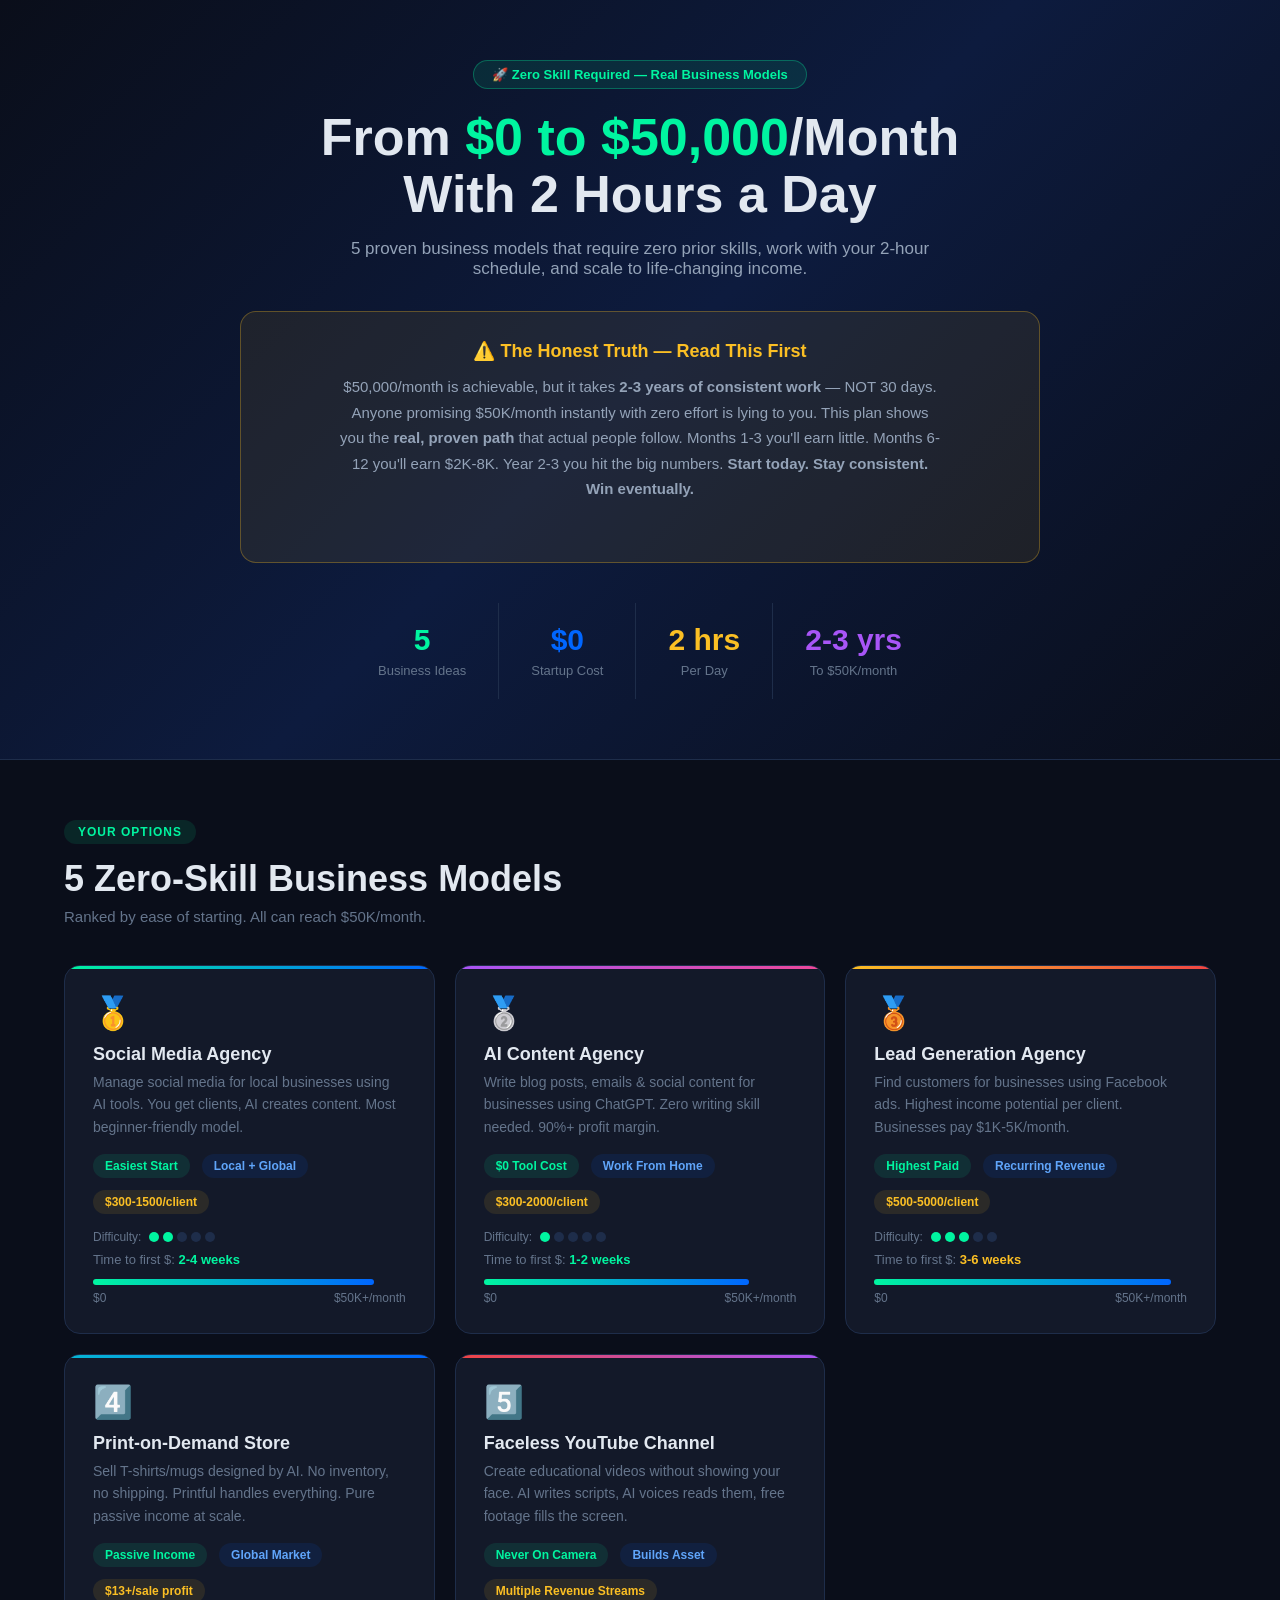
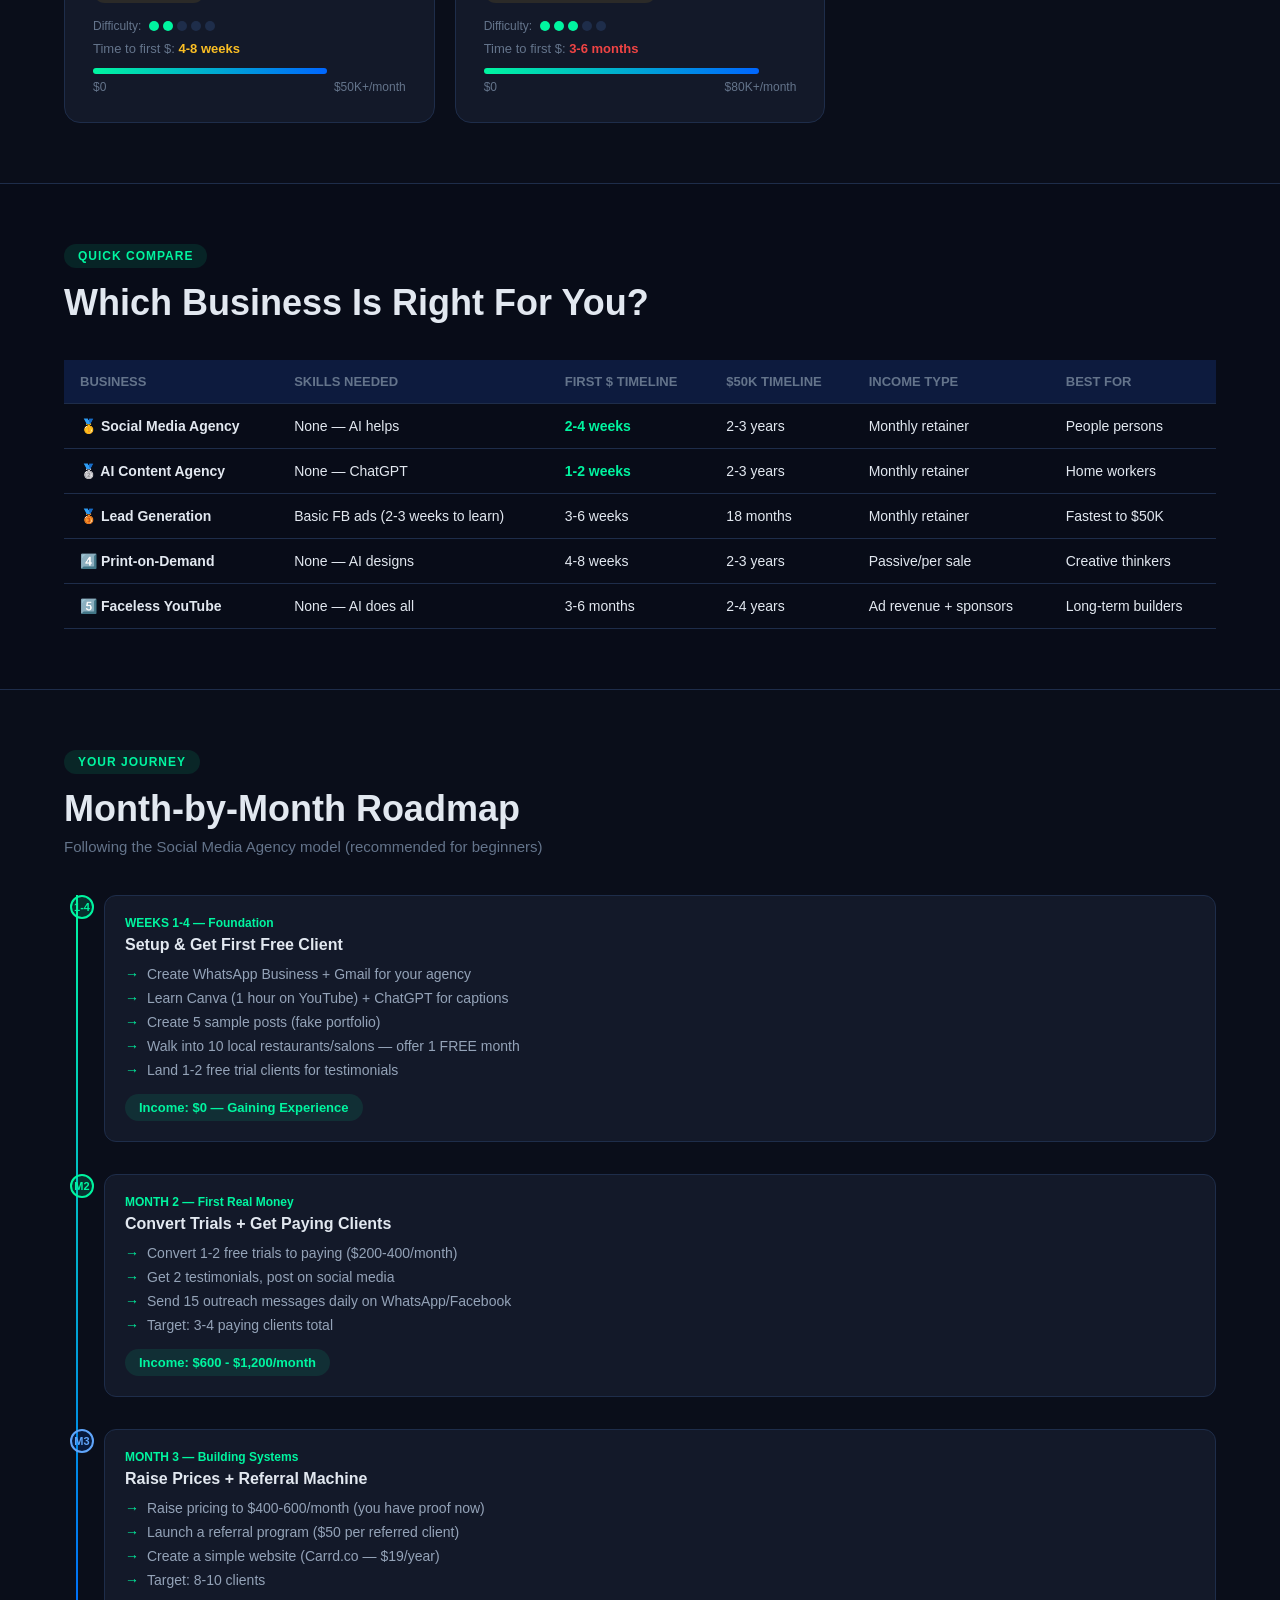
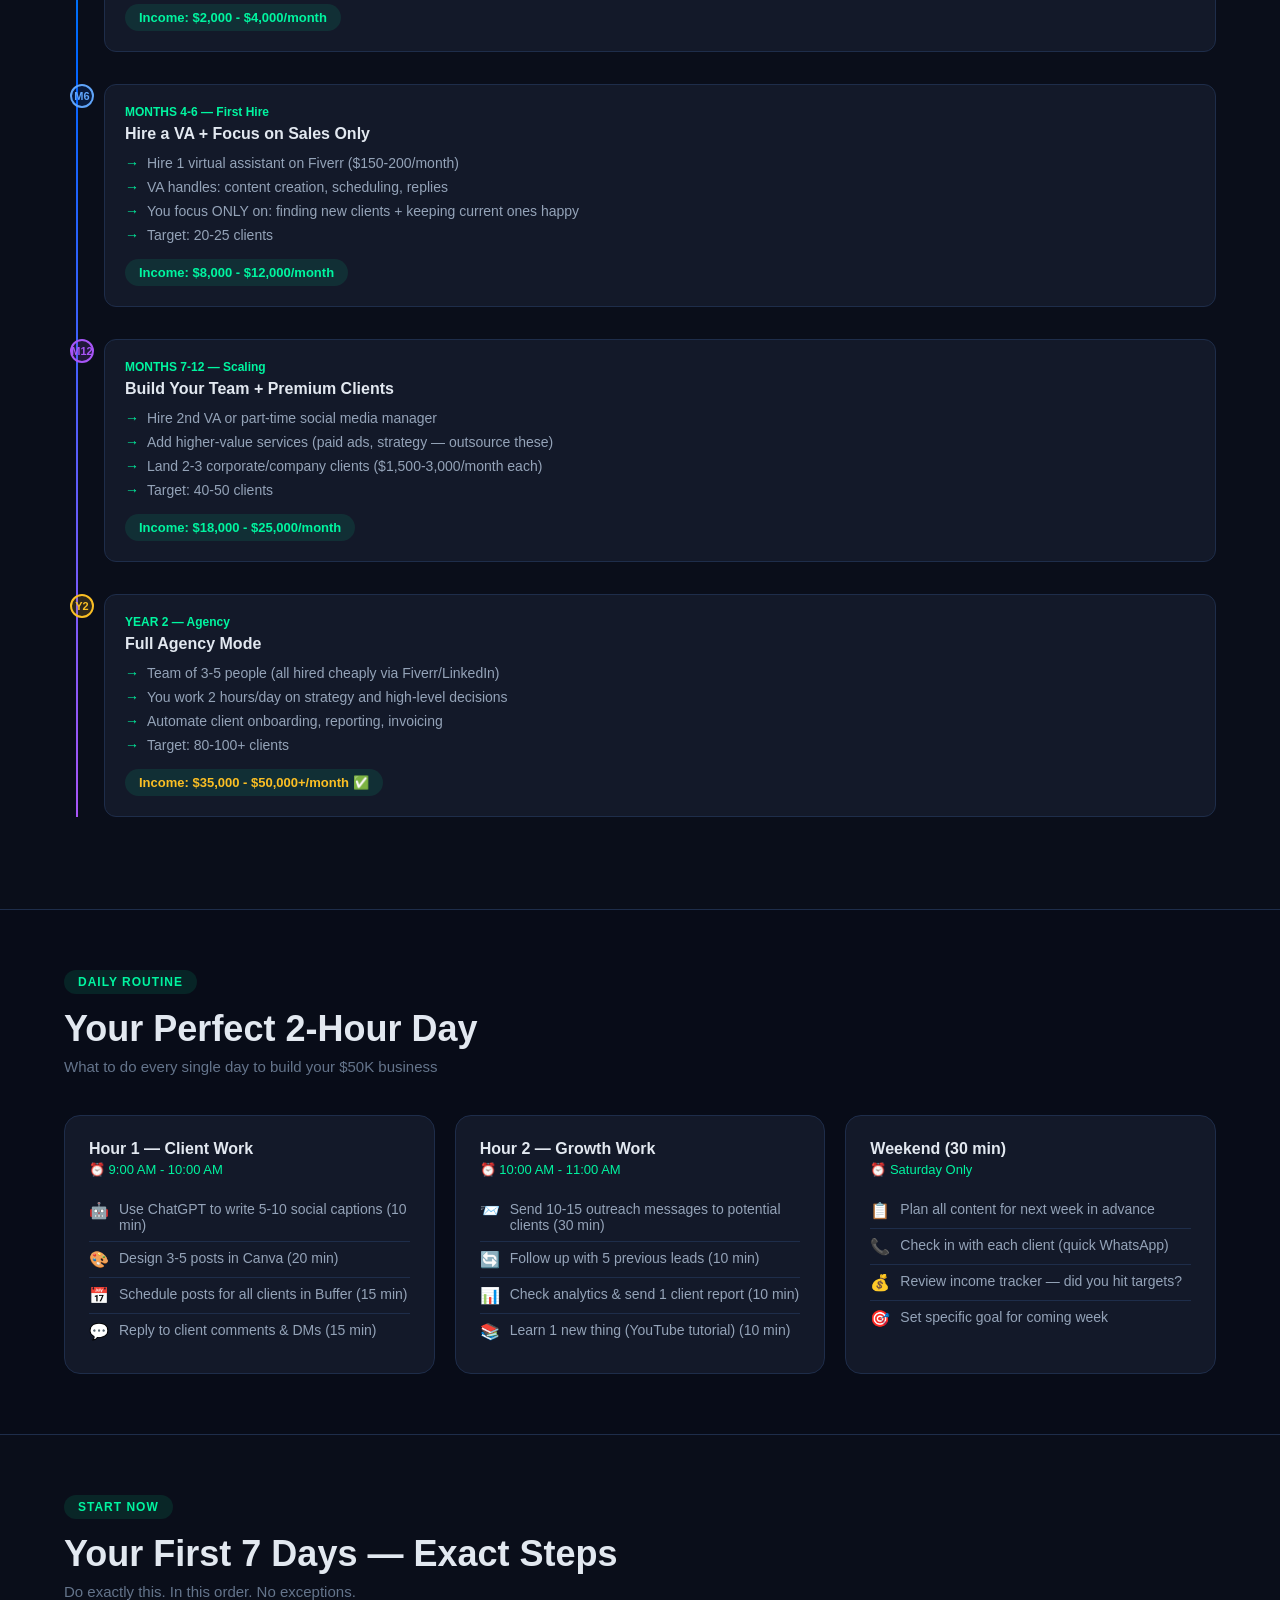
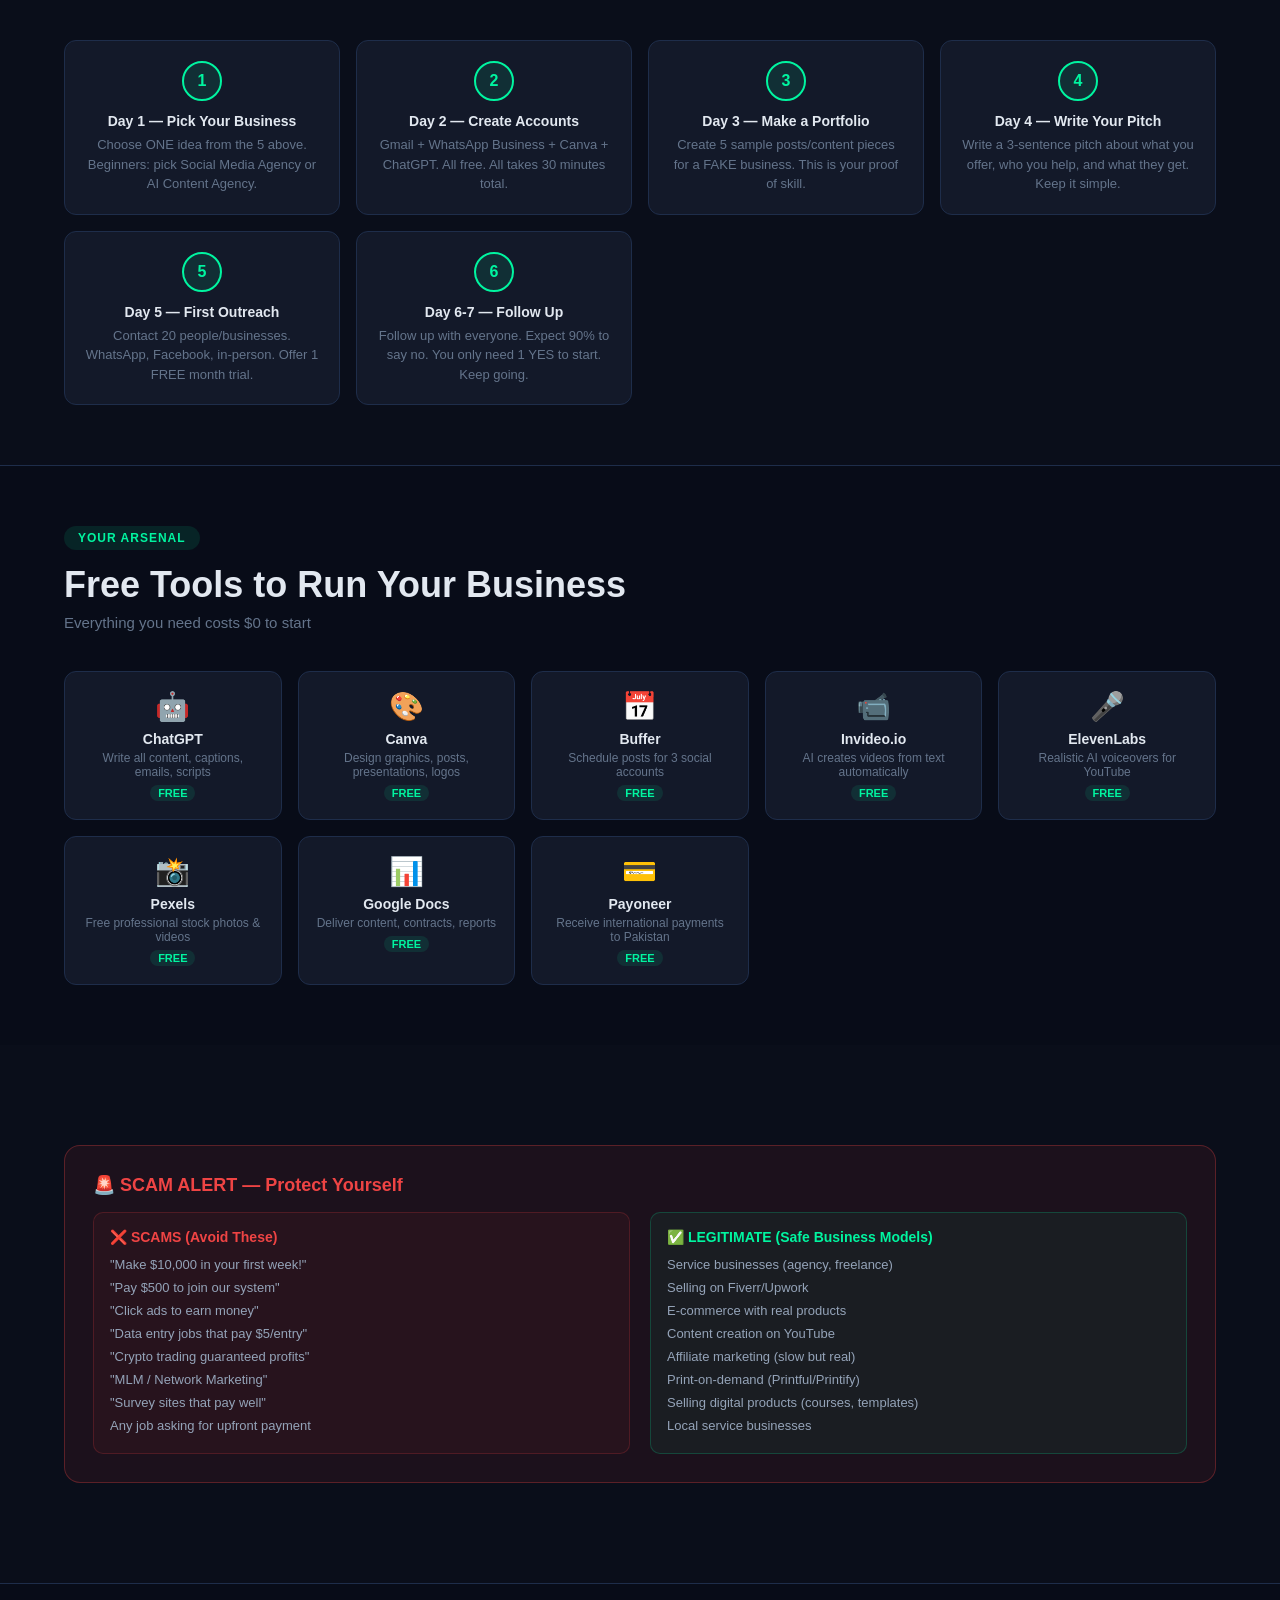
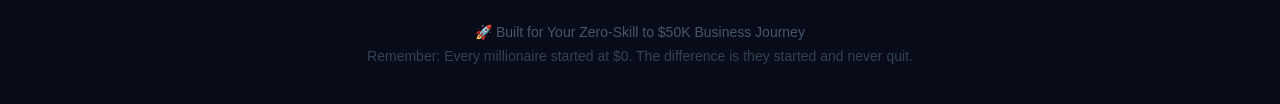
<file: zero-skill-business/START-HERE-dashboard.html>
<!DOCTYPE html>
<html lang="en">
<head>
<meta charset="UTF-8"/>
<meta name="viewport" content="width=device-width, initial-scale=1.0"/>
<title>Zero-Skill to $50K/Month — Your Business Dashboard</title>
<style>
*{box-sizing:border-box;margin:0;padding:0}
body{font-family:'Segoe UI',sans-serif;background:#0a0e1a;color:#e2e8f0;min-height:100vh}
:root{--green:#00f5a0;--blue:#0066ff;--purple:#a855f7;--gold:#fbbf24;--red:#ef4444;--card:#131929;--border:#1e2d4a}

/* HERO */
.hero{background:linear-gradient(135deg,#0a0e1a 0%,#0d1b3e 50%,#0a0e1a 100%);padding:60px 24px;text-align:center;border-bottom:1px solid var(--border)}
.hero-tag{display:inline-block;background:rgba(0,245,160,0.1);color:var(--green);border:1px solid rgba(0,245,160,0.3);padding:6px 18px;border-radius:50px;font-size:13px;font-weight:700;margin-bottom:20px}
.hero h1{font-size:clamp(28px,5vw,52px);font-weight:900;line-height:1.1;margin-bottom:16px}
.hero h1 span{color:var(--green)}
.hero p{color:#94a3b8;font-size:17px;max-width:600px;margin:0 auto 32px}
.hero-stats{display:flex;gap:0;justify-content:center;flex-wrap:wrap;margin-top:40px}
.h-stat{padding:20px 32px;border-right:1px solid var(--border)}
.h-stat:last-child{border:none}
.h-stat strong{display:block;font-size:30px;font-weight:900;margin-bottom:4px}
.h-stat span{font-size:13px;color:#64748b}

/* TRUTH BOX */
.truth-box{background:rgba(251,191,36,0.08);border:1px solid rgba(251,191,36,0.3);border-radius:16px;padding:28px;margin:32px auto;max-width:800px;text-align:center}
.truth-box h3{color:var(--gold);font-size:18px;margin-bottom:12px}
.truth-box p{color:#94a3b8;font-size:15px;line-height:1.7}

/* CONTAINER */
.container{max-width:1200px;margin:0 auto;padding:0 24px}
section{padding:60px 0}
.section-label{display:inline-block;background:rgba(0,245,160,0.1);color:var(--green);padding:5px 14px;border-radius:50px;font-size:12px;font-weight:700;text-transform:uppercase;letter-spacing:1px;margin-bottom:14px}
h2{font-size:clamp(24px,3vw,36px);font-weight:800;margin-bottom:8px}
.subtitle{color:#64748b;font-size:15px;margin-bottom:40px}

/* IDEA CARDS */
.ideas-grid{display:grid;grid-template-columns:repeat(auto-fit,minmax(340px,1fr));gap:20px}
.idea-card{background:var(--card);border:1px solid var(--border);border-radius:16px;padding:28px;cursor:pointer;transition:all 0.3s;position:relative;overflow:hidden}
.idea-card::before{content:'';position:absolute;top:0;left:0;right:0;height:3px}
.idea-card.c1::before{background:linear-gradient(90deg,#00f5a0,#0066ff)}
.idea-card.c2::before{background:linear-gradient(90deg,#a855f7,#ec4899)}
.idea-card.c3::before{background:linear-gradient(90deg,#fbbf24,#ef4444)}
.idea-card.c4::before{background:linear-gradient(90deg,#06b6d4,#0066ff)}
.idea-card.c5::before{background:linear-gradient(90deg,#ef4444,#a855f7)}
.idea-card:hover{transform:translateY(-4px);border-color:#2d3f5e;box-shadow:0 20px 40px rgba(0,0,0,0.4)}
.card-rank{font-size:32px;margin-bottom:12px}
.card-title{font-size:18px;font-weight:800;margin-bottom:6px}
.card-desc{color:#64748b;font-size:14px;margin-bottom:16px;line-height:1.6}
.card-stats{display:flex;gap:12px;flex-wrap:wrap;margin-bottom:16px}
.chip{padding:5px 12px;border-radius:50px;font-size:12px;font-weight:700}
.chip-green{background:rgba(0,245,160,0.1);color:var(--green)}
.chip-blue{background:rgba(0,102,255,0.1);color:#60a5fa}
.chip-gold{background:rgba(251,191,36,0.1);color:var(--gold)}
.difficulty{display:flex;gap:4px;align-items:center;margin-bottom:8px}
.difficulty span{font-size:12px;color:#64748b;margin-right:4px}
.dot{width:10px;height:10px;border-radius:50%}
.dot.filled{background:var(--green)}
.dot.empty{background:#1e2d4a}
.income-bar{height:6px;border-radius:3px;margin-top:12px;position:relative}
.income-bar-fill{height:100%;border-radius:3px;background:linear-gradient(90deg,#00f5a0,#0066ff)}
.income-label{display:flex;justify-content:space-between;margin-top:6px;font-size:12px;color:#64748b}

/* TIMELINE */
.timeline{position:relative;padding-left:40px}
.timeline::before{content:'';position:absolute;left:12px;top:0;bottom:0;width:2px;background:linear-gradient(180deg,var(--green),var(--blue),var(--purple))}
.timeline-item{position:relative;margin-bottom:32px}
.timeline-dot{position:absolute;left:-34px;width:24px;height:24px;border-radius:50%;display:flex;align-items:center;justify-content:center;font-size:11px;font-weight:700;border:2px solid var(--border)}
.td-green{background:rgba(0,245,160,0.15);border-color:var(--green);color:var(--green)}
.td-blue{background:rgba(0,102,255,0.15);border-color:#60a5fa;color:#60a5fa}
.td-purple{background:rgba(168,85,247,0.15);border-color:var(--purple);color:var(--purple)}
.td-gold{background:rgba(251,191,36,0.15);border-color:var(--gold);color:var(--gold)}
.tl-content{background:var(--card);border:1px solid var(--border);border-radius:12px;padding:20px}
.tl-period{font-size:12px;color:var(--green);font-weight:700;margin-bottom:6px}
.tl-title{font-size:16px;font-weight:700;margin-bottom:8px}
.tl-tasks{list-style:none}
.tl-tasks li{font-size:14px;color:#94a3b8;padding:4px 0;display:flex;align-items:flex-start;gap:8px}
.tl-tasks li::before{content:'→';color:var(--green);font-weight:700;flex-shrink:0}
.tl-income{display:inline-block;margin-top:12px;padding:6px 14px;border-radius:50px;background:rgba(0,245,160,0.1);color:var(--green);font-size:13px;font-weight:700}

/* COMPARISON TABLE */
.compare-table{width:100%;border-collapse:collapse;margin-top:28px}
.compare-table th{background:#0d1b3e;padding:14px 16px;text-align:left;font-size:13px;font-weight:700;color:#64748b;text-transform:uppercase;border-bottom:1px solid var(--border)}
.compare-table td{padding:14px 16px;border-bottom:1px solid var(--border);font-size:14px;vertical-align:middle}
.compare-table tr:hover td{background:rgba(255,255,255,0.02)}
.compare-table .best{color:var(--green);font-weight:700}
.compare-table .stars{color:var(--gold)}

/* DAILY PLAN */
.daily-grid{display:grid;grid-template-columns:repeat(auto-fit,minmax(280px,1fr));gap:20px;margin-top:28px}
.daily-card{background:var(--card);border:1px solid var(--border);border-radius:16px;padding:24px}
.daily-card h3{font-size:16px;font-weight:700;margin-bottom:4px}
.daily-card .time{font-size:13px;color:var(--green);margin-bottom:16px}
.task-list{list-style:none}
.task-list li{display:flex;gap:10px;align-items:flex-start;padding:8px 0;border-bottom:1px solid var(--border);font-size:14px;color:#94a3b8}
.task-list li:last-child{border:none}
.task-icon{font-size:16px;flex-shrink:0}

/* ACTION STEPS */
.steps-grid{display:grid;grid-template-columns:repeat(auto-fit,minmax(220px,1fr));gap:16px;margin-top:28px}
.step-card{background:var(--card);border:1px solid var(--border);border-radius:12px;padding:20px;text-align:center}
.step-num{width:40px;height:40px;border-radius:50%;background:rgba(0,245,160,0.1);border:2px solid var(--green);color:var(--green);font-size:16px;font-weight:900;display:flex;align-items:center;justify-content:center;margin:0 auto 12px}
.step-card h4{font-size:14px;font-weight:700;margin-bottom:6px}
.step-card p{font-size:13px;color:#64748b;line-height:1.5}

/* SCAM ALERT */
.scam-box{background:rgba(239,68,68,0.08);border:1px solid rgba(239,68,68,0.3);border-radius:16px;padding:28px;margin:40px 0}
.scam-box h3{color:var(--red);font-size:18px;margin-bottom:16px}
.scam-grid{display:grid;grid-template-columns:1fr 1fr;gap:20px}
.scam-item,.legit-item{padding:16px;border-radius:10px}
.scam-item{background:rgba(239,68,68,0.05);border:1px solid rgba(239,68,68,0.2)}
.legit-item{background:rgba(0,245,160,0.05);border:1px solid rgba(0,245,160,0.2)}
.scam-item h4{color:var(--red);margin-bottom:8px;font-size:14px}
.legit-item h4{color:var(--green);margin-bottom:8px;font-size:14px}
.scam-item li,.legit-item li{font-size:13px;color:#94a3b8;padding:4px 0;list-style:none}

/* TOOLS */
.tools-grid{display:grid;grid-template-columns:repeat(auto-fit,minmax(200px,1fr));gap:16px;margin-top:28px}
.tool-card{background:var(--card);border:1px solid var(--border);border-radius:12px;padding:18px;text-align:center}
.tool-icon{font-size:28px;margin-bottom:8px}
.tool-card h4{font-size:14px;font-weight:700;margin-bottom:4px}
.tool-card p{font-size:12px;color:#64748b}
.tool-badge{display:inline-block;padding:2px 8px;border-radius:50px;font-size:11px;font-weight:700;margin-top:6px}
.tb-free{background:rgba(0,245,160,0.1);color:var(--green)}
.tb-paid{background:rgba(251,191,36,0.1);color:var(--gold)}

/* FOOTER */
.footer{background:#080c18;border-top:1px solid var(--border);padding:40px 24px;text-align:center;color:#475569;font-size:14px}

/* RESPONSIVE */
@media(max-width:700px){
  .h-stat{padding:16px;border-right:none;border-bottom:1px solid var(--border)}
  .scam-grid{grid-template-columns:1fr}
  .timeline{padding-left:28px}
}
</style>
</head>
<body>

<!-- HERO -->
<div class="hero">
  <div class="hero-tag">🚀 Zero Skill Required — Real Business Models</div>
  <h1>From <span>$0 to $50,000</span>/Month<br/>With 2 Hours a Day</h1>
  <p>5 proven business models that require zero prior skills, work with your 2-hour schedule, and scale to life-changing income.</p>

  <div class="truth-box">
    <h3>⚠️ The Honest Truth — Read This First</h3>
    <p>$50,000/month is achievable, but it takes <strong>2-3 years of consistent work</strong> — NOT 30 days. Anyone promising $50K/month instantly with zero effort is lying to you. This plan shows you the <strong>real, proven path</strong> that actual people follow. Months 1-3 you'll earn little. Months 6-12 you'll earn $2K-8K. Year 2-3 you hit the big numbers. <strong>Start today. Stay consistent. Win eventually.</strong></p>
  </div>

  <div class="hero-stats">
    <div class="h-stat"><strong style="color:var(--green)">5</strong><span>Business Ideas</span></div>
    <div class="h-stat"><strong style="color:var(--blue)">$0</strong><span>Startup Cost</span></div>
    <div class="h-stat"><strong style="color:var(--gold)">2 hrs</strong><span>Per Day</span></div>
    <div class="h-stat"><strong style="color:var(--purple)">2-3 yrs</strong><span>To $50K/month</span></div>
  </div>
</div>

<!-- IDEAS -->
<section>
  <div class="container">
    <div class="section-label">Your Options</div>
    <h2>5 Zero-Skill Business Models</h2>
    <p class="subtitle">Ranked by ease of starting. All can reach $50K/month.</p>

    <div class="ideas-grid">

      <div class="idea-card c1">
        <div class="card-rank">🥇</div>
        <div class="card-title">Social Media Agency</div>
        <div class="card-desc">Manage social media for local businesses using AI tools. You get clients, AI creates content. Most beginner-friendly model.</div>
        <div class="card-stats">
          <span class="chip chip-green">Easiest Start</span>
          <span class="chip chip-blue">Local + Global</span>
          <span class="chip chip-gold">$300-1500/client</span>
        </div>
        <div class="difficulty"><span>Difficulty:</span><div class="dot filled"></div><div class="dot filled"></div><div class="dot empty"></div><div class="dot empty"></div><div class="dot empty"></div></div>
        <div style="font-size:13px;color:#64748b">Time to first $: <strong style="color:var(--green)">2-4 weeks</strong></div>
        <div class="income-bar"><div class="income-bar-fill" style="width:90%"></div></div>
        <div class="income-label"><span>$0</span><span>$50K+/month</span></div>
      </div>

      <div class="idea-card c2">
        <div class="card-rank">🥈</div>
        <div class="card-title">AI Content Agency</div>
        <div class="card-desc">Write blog posts, emails & social content for businesses using ChatGPT. Zero writing skill needed. 90%+ profit margin.</div>
        <div class="card-stats">
          <span class="chip chip-green">$0 Tool Cost</span>
          <span class="chip chip-blue">Work From Home</span>
          <span class="chip chip-gold">$300-2000/client</span>
        </div>
        <div class="difficulty"><span>Difficulty:</span><div class="dot filled"></div><div class="dot empty"></div><div class="dot empty"></div><div class="dot empty"></div><div class="dot empty"></div></div>
        <div style="font-size:13px;color:#64748b">Time to first $: <strong style="color:var(--green)">1-2 weeks</strong></div>
        <div class="income-bar"><div class="income-bar-fill" style="width:85%"></div></div>
        <div class="income-label"><span>$0</span><span>$50K+/month</span></div>
      </div>

      <div class="idea-card c3">
        <div class="card-rank">🥉</div>
        <div class="card-title">Lead Generation Agency</div>
        <div class="card-desc">Find customers for businesses using Facebook ads. Highest income potential per client. Businesses pay $1K-5K/month.</div>
        <div class="card-stats">
          <span class="chip chip-green">Highest Paid</span>
          <span class="chip chip-blue">Recurring Revenue</span>
          <span class="chip chip-gold">$500-5000/client</span>
        </div>
        <div class="difficulty"><span>Difficulty:</span><div class="dot filled"></div><div class="dot filled"></div><div class="dot filled"></div><div class="dot empty"></div><div class="dot empty"></div></div>
        <div style="font-size:13px;color:#64748b">Time to first $: <strong style="color:var(--gold)">3-6 weeks</strong></div>
        <div class="income-bar"><div class="income-bar-fill" style="width:95%"></div></div>
        <div class="income-label"><span>$0</span><span>$50K+/month</span></div>
      </div>

      <div class="idea-card c4">
        <div class="card-rank">4️⃣</div>
        <div class="card-title">Print-on-Demand Store</div>
        <div class="card-desc">Sell T-shirts/mugs designed by AI. No inventory, no shipping. Printful handles everything. Pure passive income at scale.</div>
        <div class="card-stats">
          <span class="chip chip-green">Passive Income</span>
          <span class="chip chip-blue">Global Market</span>
          <span class="chip chip-gold">$13+/sale profit</span>
        </div>
        <div class="difficulty"><span>Difficulty:</span><div class="dot filled"></div><div class="dot filled"></div><div class="dot empty"></div><div class="dot empty"></div><div class="dot empty"></div></div>
        <div style="font-size:13px;color:#64748b">Time to first $: <strong style="color:var(--gold)">4-8 weeks</strong></div>
        <div class="income-bar"><div class="income-bar-fill" style="width:75%"></div></div>
        <div class="income-label"><span>$0</span><span>$50K+/month</span></div>
      </div>

      <div class="idea-card c5">
        <div class="card-rank">5️⃣</div>
        <div class="card-title">Faceless YouTube Channel</div>
        <div class="card-desc">Create educational videos without showing your face. AI writes scripts, AI voices reads them, free footage fills the screen.</div>
        <div class="card-stats">
          <span class="chip chip-green">Never On Camera</span>
          <span class="chip chip-blue">Builds Asset</span>
          <span class="chip chip-gold">Multiple Revenue Streams</span>
        </div>
        <div class="difficulty"><span>Difficulty:</span><div class="dot filled"></div><div class="dot filled"></div><div class="dot filled"></div><div class="dot empty"></div><div class="dot empty"></div></div>
        <div style="font-size:13px;color:#64748b">Time to first $: <strong style="color:var(--red)">3-6 months</strong></div>
        <div class="income-bar"><div class="income-bar-fill" style="width:88%"></div></div>
        <div class="income-label"><span>$0</span><span>$80K+/month</span></div>
      </div>

    </div>
  </div>
</section>

<!-- COMPARISON -->
<section style="background:#080c18;border-top:1px solid var(--border);border-bottom:1px solid var(--border)">
  <div class="container">
    <div class="section-label">Quick Compare</div>
    <h2>Which Business Is Right For You?</h2>
    <div style="overflow-x:auto">
      <table class="compare-table">
        <thead>
          <tr>
            <th>Business</th>
            <th>Skills Needed</th>
            <th>First $ Timeline</th>
            <th>$50K Timeline</th>
            <th>Income Type</th>
            <th>Best For</th>
          </tr>
        </thead>
        <tbody>
          <tr>
            <td><strong>🥇 Social Media Agency</strong></td>
            <td>None — AI helps</td>
            <td class="best">2-4 weeks</td>
            <td>2-3 years</td>
            <td>Monthly retainer</td>
            <td>People persons</td>
          </tr>
          <tr>
            <td><strong>🥈 AI Content Agency</strong></td>
            <td>None — ChatGPT</td>
            <td class="best">1-2 weeks</td>
            <td>2-3 years</td>
            <td>Monthly retainer</td>
            <td>Home workers</td>
          </tr>
          <tr>
            <td><strong>🥉 Lead Generation</strong></td>
            <td>Basic FB ads (2-3 weeks to learn)</td>
            <td>3-6 weeks</td>
            <td>18 months</td>
            <td>Monthly retainer</td>
            <td>Fastest to $50K</td>
          </tr>
          <tr>
            <td><strong>4️⃣ Print-on-Demand</strong></td>
            <td>None — AI designs</td>
            <td>4-8 weeks</td>
            <td>2-3 years</td>
            <td>Passive/per sale</td>
            <td>Creative thinkers</td>
          </tr>
          <tr>
            <td><strong>5️⃣ Faceless YouTube</strong></td>
            <td>None — AI does all</td>
            <td>3-6 months</td>
            <td>2-4 years</td>
            <td>Ad revenue + sponsors</td>
            <td>Long-term builders</td>
          </tr>
        </tbody>
      </table>
    </div>
  </div>
</section>

<!-- TIMELINE -->
<section>
  <div class="container">
    <div class="section-label">Your Journey</div>
    <h2>Month-by-Month Roadmap</h2>
    <p class="subtitle">Following the Social Media Agency model (recommended for beginners)</p>

    <div class="timeline">

      <div class="timeline-item">
        <div class="timeline-dot td-green">1-4</div>
        <div class="tl-content">
          <div class="tl-period">WEEKS 1-4 — Foundation</div>
          <div class="tl-title">Setup & Get First Free Client</div>
          <ul class="tl-tasks">
            <li>Create WhatsApp Business + Gmail for your agency</li>
            <li>Learn Canva (1 hour on YouTube) + ChatGPT for captions</li>
            <li>Create 5 sample posts (fake portfolio)</li>
            <li>Walk into 10 local restaurants/salons — offer 1 FREE month</li>
            <li>Land 1-2 free trial clients for testimonials</li>
          </ul>
          <span class="tl-income">Income: $0 — Gaining Experience</span>
        </div>
      </div>

      <div class="timeline-item">
        <div class="timeline-dot td-green">M2</div>
        <div class="tl-content">
          <div class="tl-period">MONTH 2 — First Real Money</div>
          <div class="tl-title">Convert Trials + Get Paying Clients</div>
          <ul class="tl-tasks">
            <li>Convert 1-2 free trials to paying ($200-400/month)</li>
            <li>Get 2 testimonials, post on social media</li>
            <li>Send 15 outreach messages daily on WhatsApp/Facebook</li>
            <li>Target: 3-4 paying clients total</li>
          </ul>
          <span class="tl-income">Income: $600 - $1,200/month</span>
        </div>
      </div>

      <div class="timeline-item">
        <div class="timeline-dot td-blue">M3</div>
        <div class="tl-content">
          <div class="tl-period">MONTH 3 — Building Systems</div>
          <div class="tl-title">Raise Prices + Referral Machine</div>
          <ul class="tl-tasks">
            <li>Raise pricing to $400-600/month (you have proof now)</li>
            <li>Launch a referral program ($50 per referred client)</li>
            <li>Create a simple website (Carrd.co — $19/year)</li>
            <li>Target: 8-10 clients</li>
          </ul>
          <span class="tl-income">Income: $2,000 - $4,000/month</span>
        </div>
      </div>

      <div class="timeline-item">
        <div class="timeline-dot td-blue">M6</div>
        <div class="tl-content">
          <div class="tl-period">MONTHS 4-6 — First Hire</div>
          <div class="tl-title">Hire a VA + Focus on Sales Only</div>
          <ul class="tl-tasks">
            <li>Hire 1 virtual assistant on Fiverr ($150-200/month)</li>
            <li>VA handles: content creation, scheduling, replies</li>
            <li>You focus ONLY on: finding new clients + keeping current ones happy</li>
            <li>Target: 20-25 clients</li>
          </ul>
          <span class="tl-income">Income: $8,000 - $12,000/month</span>
        </div>
      </div>

      <div class="timeline-item">
        <div class="timeline-dot td-purple">M12</div>
        <div class="tl-content">
          <div class="tl-period">MONTHS 7-12 — Scaling</div>
          <div class="tl-title">Build Your Team + Premium Clients</div>
          <ul class="tl-tasks">
            <li>Hire 2nd VA or part-time social media manager</li>
            <li>Add higher-value services (paid ads, strategy — outsource these)</li>
            <li>Land 2-3 corporate/company clients ($1,500-3,000/month each)</li>
            <li>Target: 40-50 clients</li>
          </ul>
          <span class="tl-income">Income: $18,000 - $25,000/month</span>
        </div>
      </div>

      <div class="timeline-item">
        <div class="timeline-dot td-gold">Y2</div>
        <div class="tl-content">
          <div class="tl-period">YEAR 2 — Agency</div>
          <div class="tl-title">Full Agency Mode</div>
          <ul class="tl-tasks">
            <li>Team of 3-5 people (all hired cheaply via Fiverr/LinkedIn)</li>
            <li>You work 2 hours/day on strategy and high-level decisions</li>
            <li>Automate client onboarding, reporting, invoicing</li>
            <li>Target: 80-100+ clients</li>
          </ul>
          <span class="tl-income" style="color:var(--gold)">Income: $35,000 - $50,000+/month ✅</span>
        </div>
      </div>

    </div>
  </div>
</section>

<!-- DAILY PLAN -->
<section style="background:#080c18;border-top:1px solid var(--border);border-bottom:1px solid var(--border)">
  <div class="container">
    <div class="section-label">Daily Routine</div>
    <h2>Your Perfect 2-Hour Day</h2>
    <p class="subtitle">What to do every single day to build your $50K business</p>

    <div class="daily-grid">
      <div class="daily-card">
        <h3>Hour 1 — Client Work</h3>
        <div class="time">⏰ 9:00 AM - 10:00 AM</div>
        <ul class="task-list">
          <li><span class="task-icon">🤖</span>Use ChatGPT to write 5-10 social captions (10 min)</li>
          <li><span class="task-icon">🎨</span>Design 3-5 posts in Canva (20 min)</li>
          <li><span class="task-icon">📅</span>Schedule posts for all clients in Buffer (15 min)</li>
          <li><span class="task-icon">💬</span>Reply to client comments & DMs (15 min)</li>
        </ul>
      </div>
      <div class="daily-card">
        <h3>Hour 2 — Growth Work</h3>
        <div class="time">⏰ 10:00 AM - 11:00 AM</div>
        <ul class="task-list">
          <li><span class="task-icon">📨</span>Send 10-15 outreach messages to potential clients (30 min)</li>
          <li><span class="task-icon">🔄</span>Follow up with 5 previous leads (10 min)</li>
          <li><span class="task-icon">📊</span>Check analytics & send 1 client report (10 min)</li>
          <li><span class="task-icon">📚</span>Learn 1 new thing (YouTube tutorial) (10 min)</li>
        </ul>
      </div>
      <div class="daily-card">
        <h3>Weekend (30 min)</h3>
        <div class="time">⏰ Saturday Only</div>
        <ul class="task-list">
          <li><span class="task-icon">📋</span>Plan all content for next week in advance</li>
          <li><span class="task-icon">📞</span>Check in with each client (quick WhatsApp)</li>
          <li><span class="task-icon">💰</span>Review income tracker — did you hit targets?</li>
          <li><span class="task-icon">🎯</span>Set specific goal for coming week</li>
        </ul>
      </div>
    </div>
  </div>
</section>

<!-- FIRST WEEK ACTIONS -->
<section>
  <div class="container">
    <div class="section-label">Start NOW</div>
    <h2>Your First 7 Days — Exact Steps</h2>
    <p class="subtitle">Do exactly this. In this order. No exceptions.</p>

    <div class="steps-grid">
      <div class="step-card">
        <div class="step-num">1</div>
        <h4>Day 1 — Pick Your Business</h4>
        <p>Choose ONE idea from the 5 above. Beginners: pick Social Media Agency or AI Content Agency.</p>
      </div>
      <div class="step-card">
        <div class="step-num">2</div>
        <h4>Day 2 — Create Accounts</h4>
        <p>Gmail + WhatsApp Business + Canva + ChatGPT. All free. All takes 30 minutes total.</p>
      </div>
      <div class="step-card">
        <div class="step-num">3</div>
        <h4>Day 3 — Make a Portfolio</h4>
        <p>Create 5 sample posts/content pieces for a FAKE business. This is your proof of skill.</p>
      </div>
      <div class="step-card">
        <div class="step-num">4</div>
        <h4>Day 4 — Write Your Pitch</h4>
        <p>Write a 3-sentence pitch about what you offer, who you help, and what they get. Keep it simple.</p>
      </div>
      <div class="step-card">
        <div class="step-num">5</div>
        <h4>Day 5 — First Outreach</h4>
        <p>Contact 20 people/businesses. WhatsApp, Facebook, in-person. Offer 1 FREE month trial.</p>
      </div>
      <div class="step-card">
        <div class="step-num">6</div>
        <h4>Day 6-7 — Follow Up</h4>
        <p>Follow up with everyone. Expect 90% to say no. You only need 1 YES to start. Keep going.</p>
      </div>
    </div>
  </div>
</section>

<!-- FREE TOOLS -->
<section style="background:#080c18;border-top:1px solid var(--border)">
  <div class="container">
    <div class="section-label">Your Arsenal</div>
    <h2>Free Tools to Run Your Business</h2>
    <p class="subtitle">Everything you need costs $0 to start</p>
    <div class="tools-grid">
      <div class="tool-card"><div class="tool-icon">🤖</div><h4>ChatGPT</h4><p>Write all content, captions, emails, scripts</p><span class="tool-badge tb-free">FREE</span></div>
      <div class="tool-card"><div class="tool-icon">🎨</div><h4>Canva</h4><p>Design graphics, posts, presentations, logos</p><span class="tool-badge tb-free">FREE</span></div>
      <div class="tool-card"><div class="tool-icon">📅</div><h4>Buffer</h4><p>Schedule posts for 3 social accounts</p><span class="tool-badge tb-free">FREE</span></div>
      <div class="tool-card"><div class="tool-icon">📹</div><h4>Invideo.io</h4><p>AI creates videos from text automatically</p><span class="tool-badge tb-free">FREE</span></div>
      <div class="tool-card"><div class="tool-icon">🎤</div><h4>ElevenLabs</h4><p>Realistic AI voiceovers for YouTube</p><span class="tool-badge tb-free">FREE</span></div>
      <div class="tool-card"><div class="tool-icon">📸</div><h4>Pexels</h4><p>Free professional stock photos & videos</p><span class="tool-badge tb-free">FREE</span></div>
      <div class="tool-card"><div class="tool-icon">📊</div><h4>Google Docs</h4><p>Deliver content, contracts, reports</p><span class="tool-badge tb-free">FREE</span></div>
      <div class="tool-card"><div class="tool-icon">💳</div><h4>Payoneer</h4><p>Receive international payments to Pakistan</p><span class="tool-badge tb-free">FREE</span></div>
    </div>
  </div>
</section>

<!-- SCAM ALERT -->
<section>
  <div class="container">
    <div class="scam-box">
      <h3>🚨 SCAM ALERT — Protect Yourself</h3>
      <div class="scam-grid">
        <div class="scam-item">
          <h4>❌ SCAMS (Avoid These)</h4>
          <li>"Make $10,000 in your first week!"</li>
          <li>"Pay $500 to join our system"</li>
          <li>"Click ads to earn money"</li>
          <li>"Data entry jobs that pay $5/entry"</li>
          <li>"Crypto trading guaranteed profits"</li>
          <li>"MLM / Network Marketing"</li>
          <li>"Survey sites that pay well"</li>
          <li>Any job asking for upfront payment</li>
        </div>
        <div class="legit-item">
          <h4>✅ LEGITIMATE (Safe Business Models)</h4>
          <li>Service businesses (agency, freelance)</li>
          <li>Selling on Fiverr/Upwork</li>
          <li>E-commerce with real products</li>
          <li>Content creation on YouTube</li>
          <li>Affiliate marketing (slow but real)</li>
          <li>Print-on-demand (Printful/Printify)</li>
          <li>Selling digital products (courses, templates)</li>
          <li>Local service businesses</li>
        </div>
      </div>
    </div>
  </div>
</section>

<div class="footer">
  <p>🚀 Built for Your Zero-Skill to $50K Business Journey</p>
  <p style="margin-top:8px;color:#334155">Remember: Every millionaire started at $0. The difference is they started and never quit.</p>
</div>

</body>
</html>
</file>
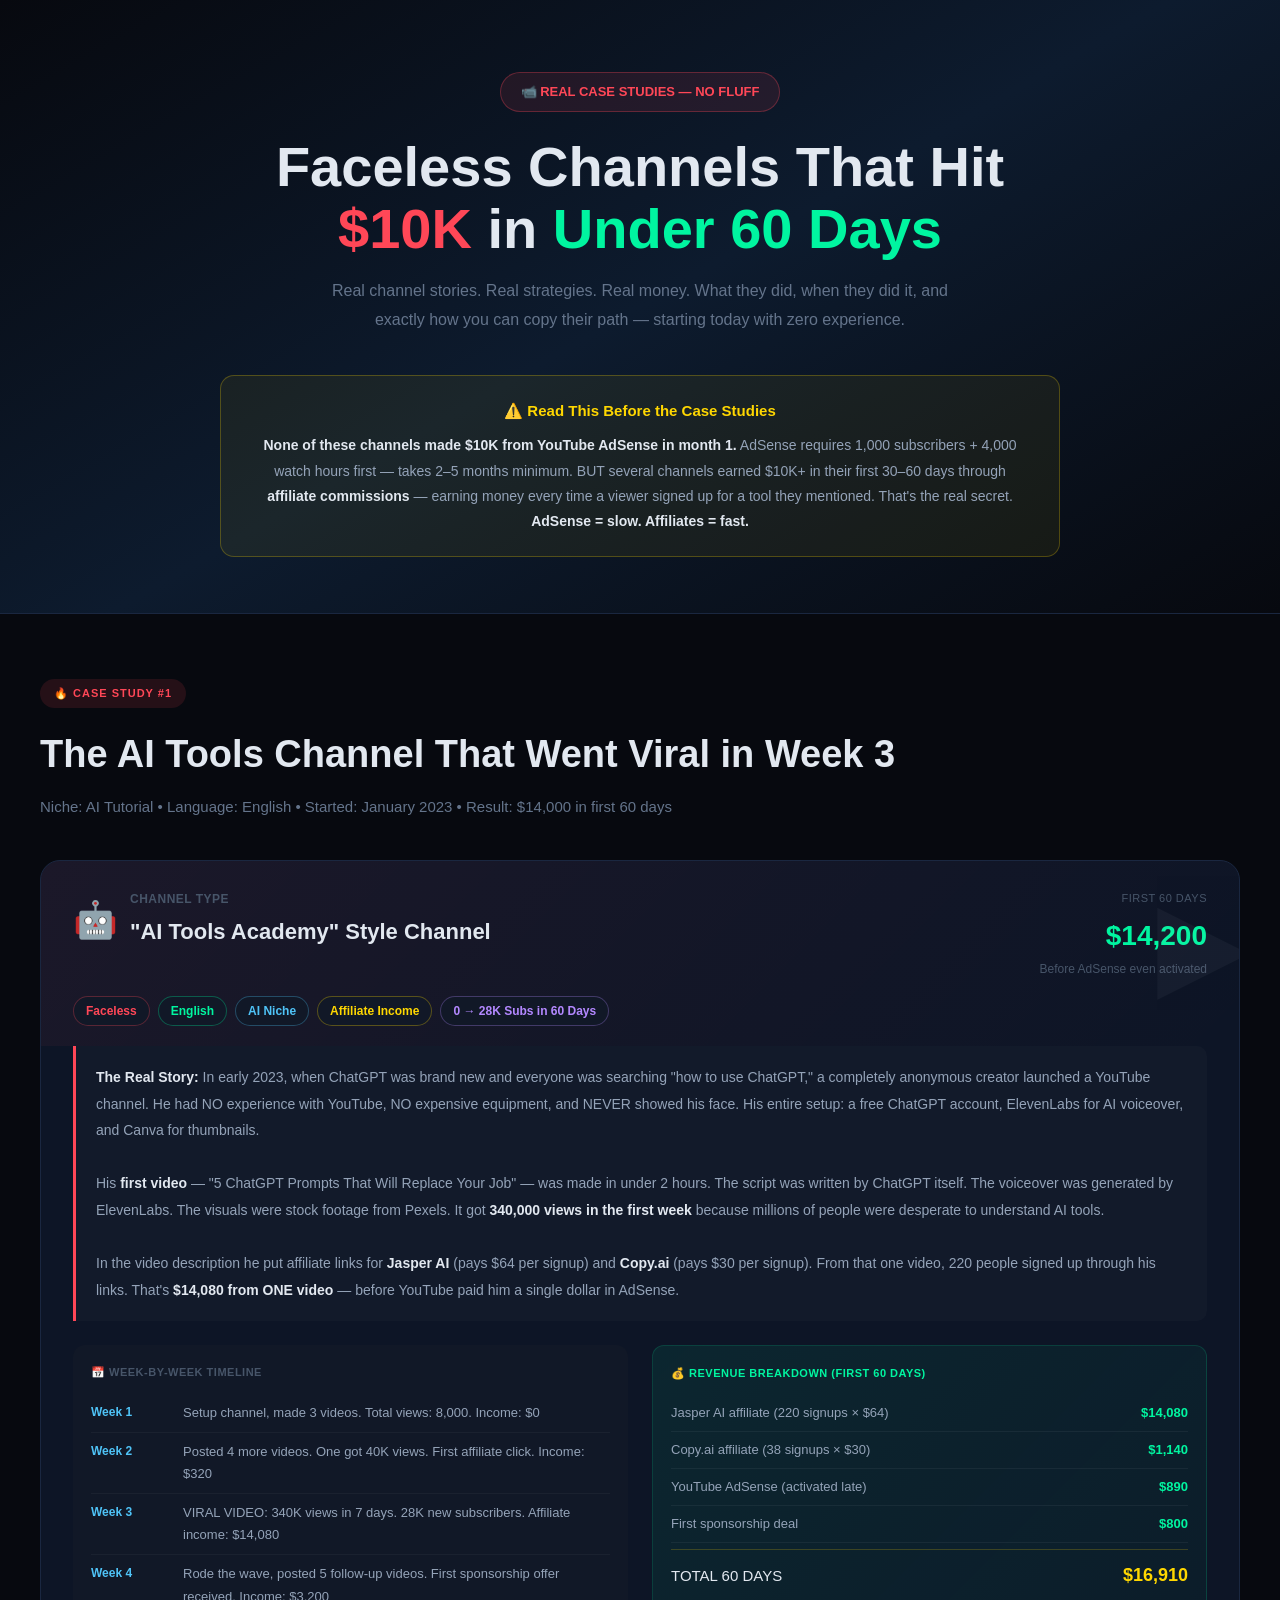
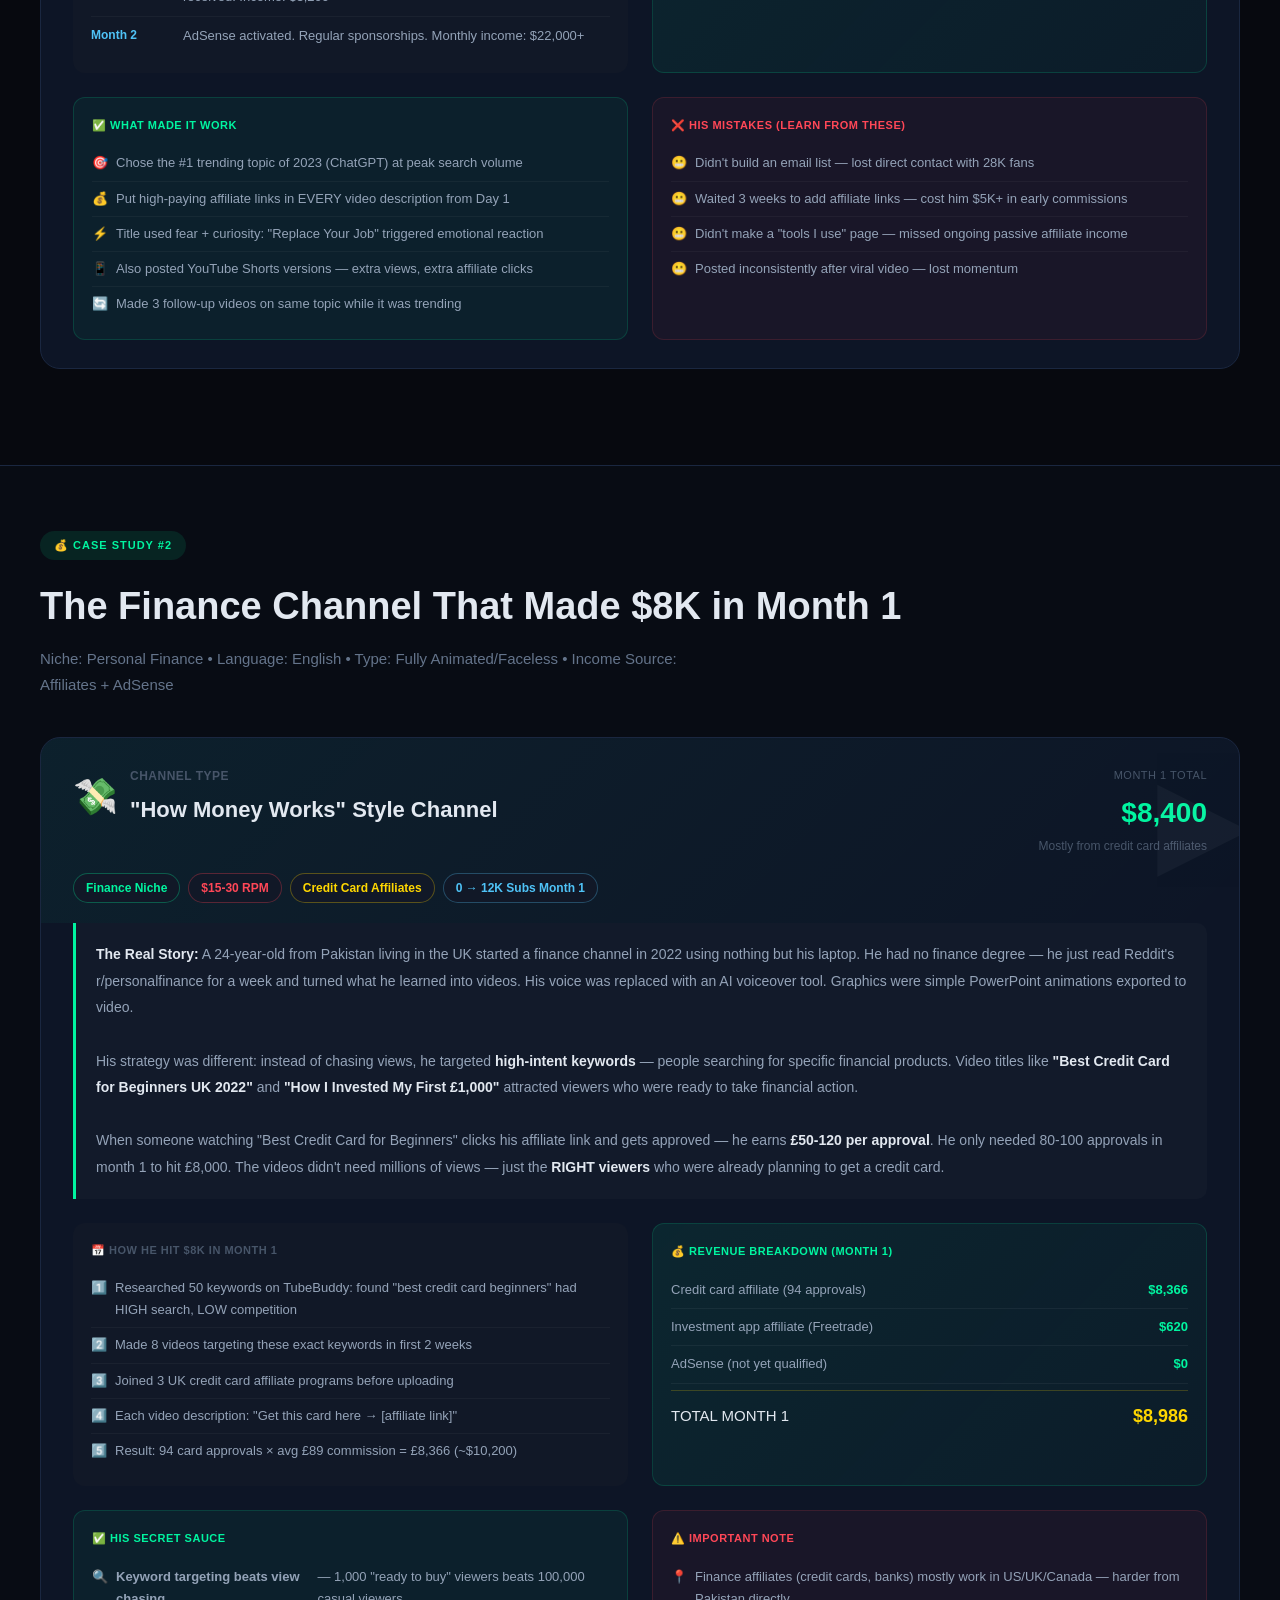
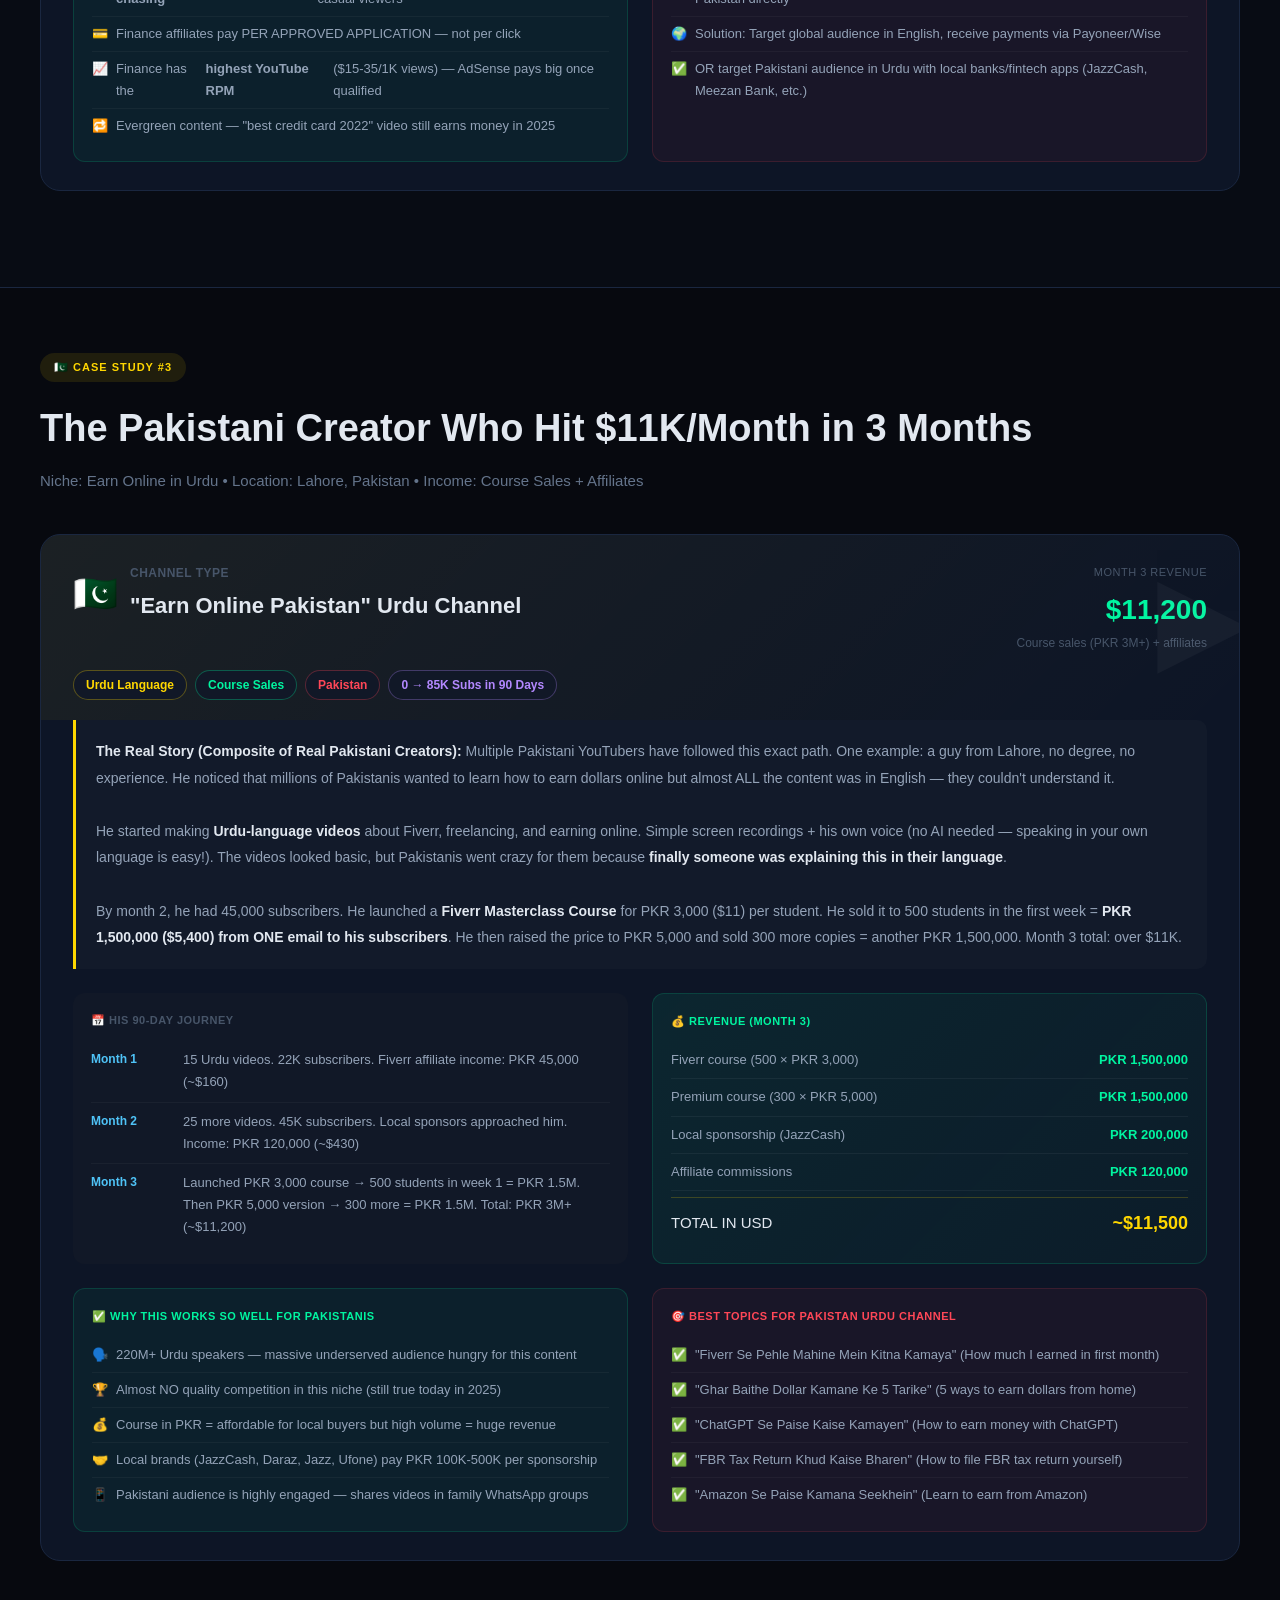
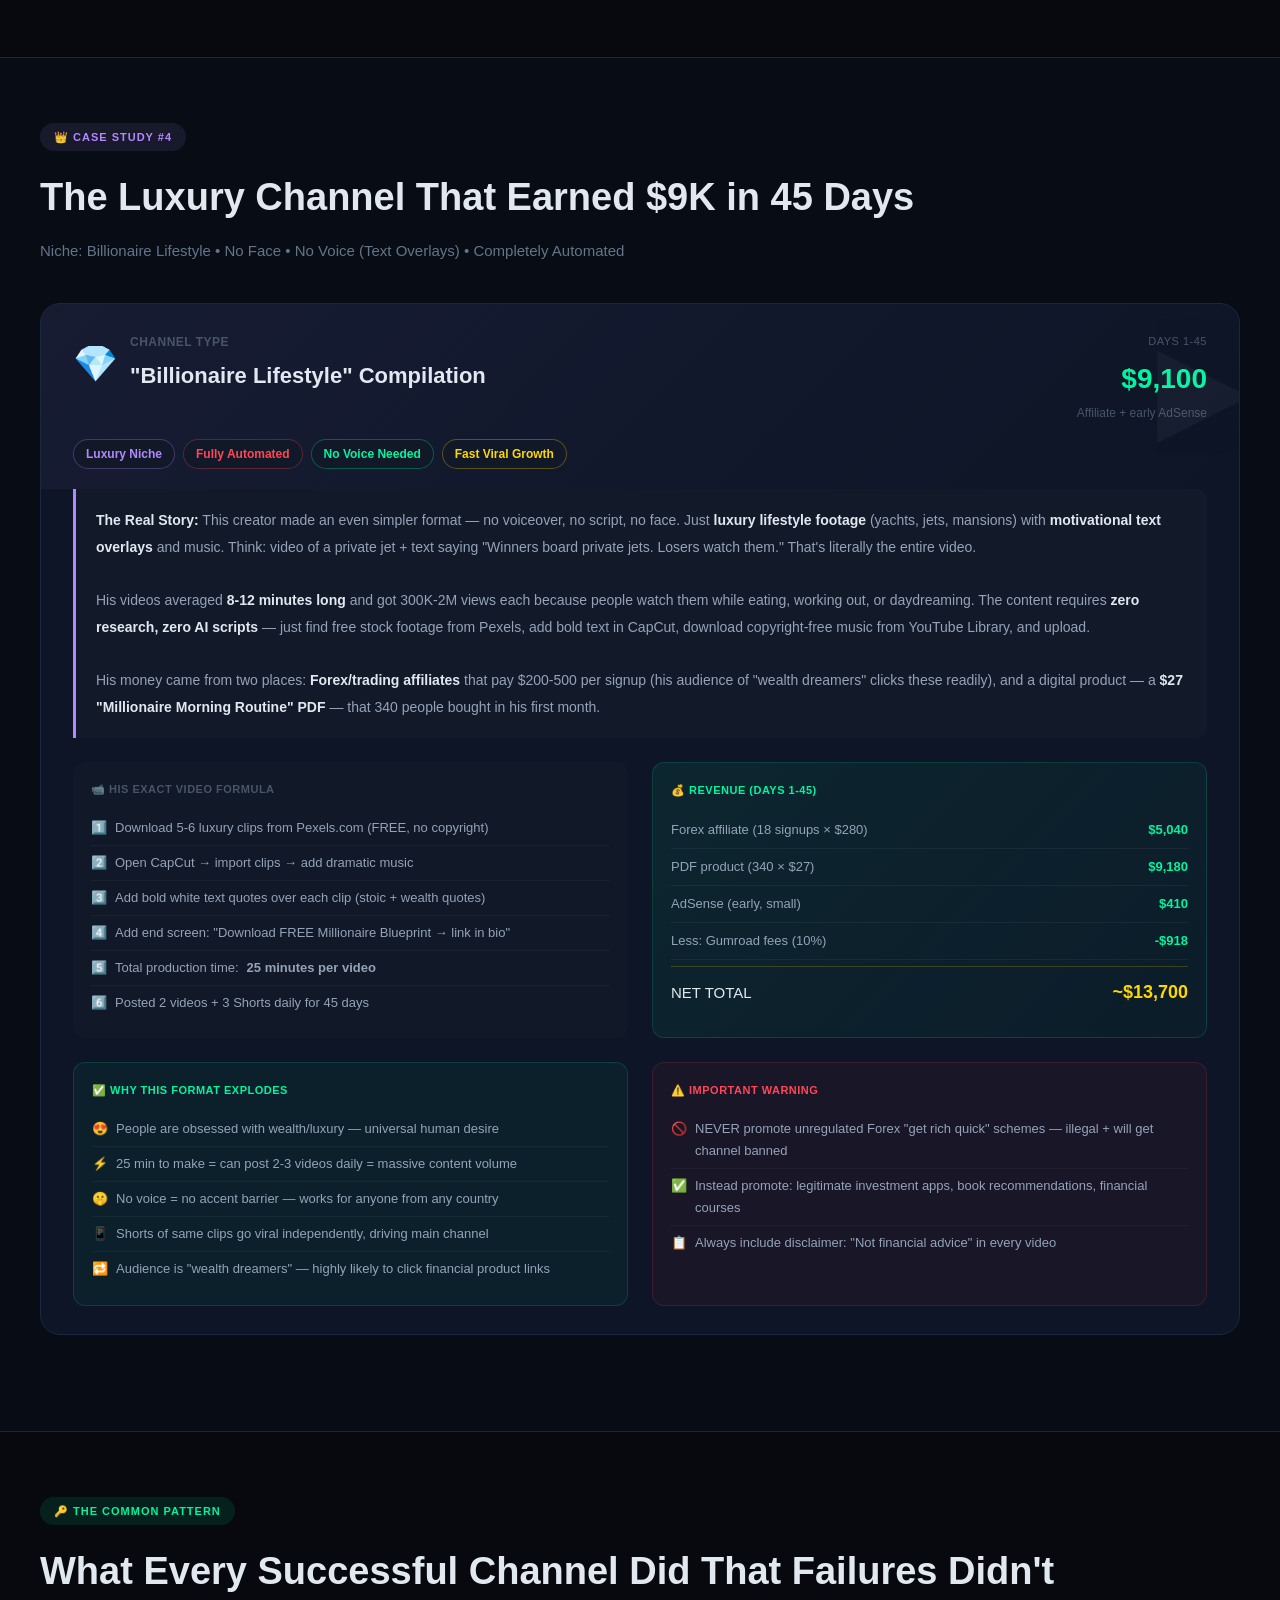
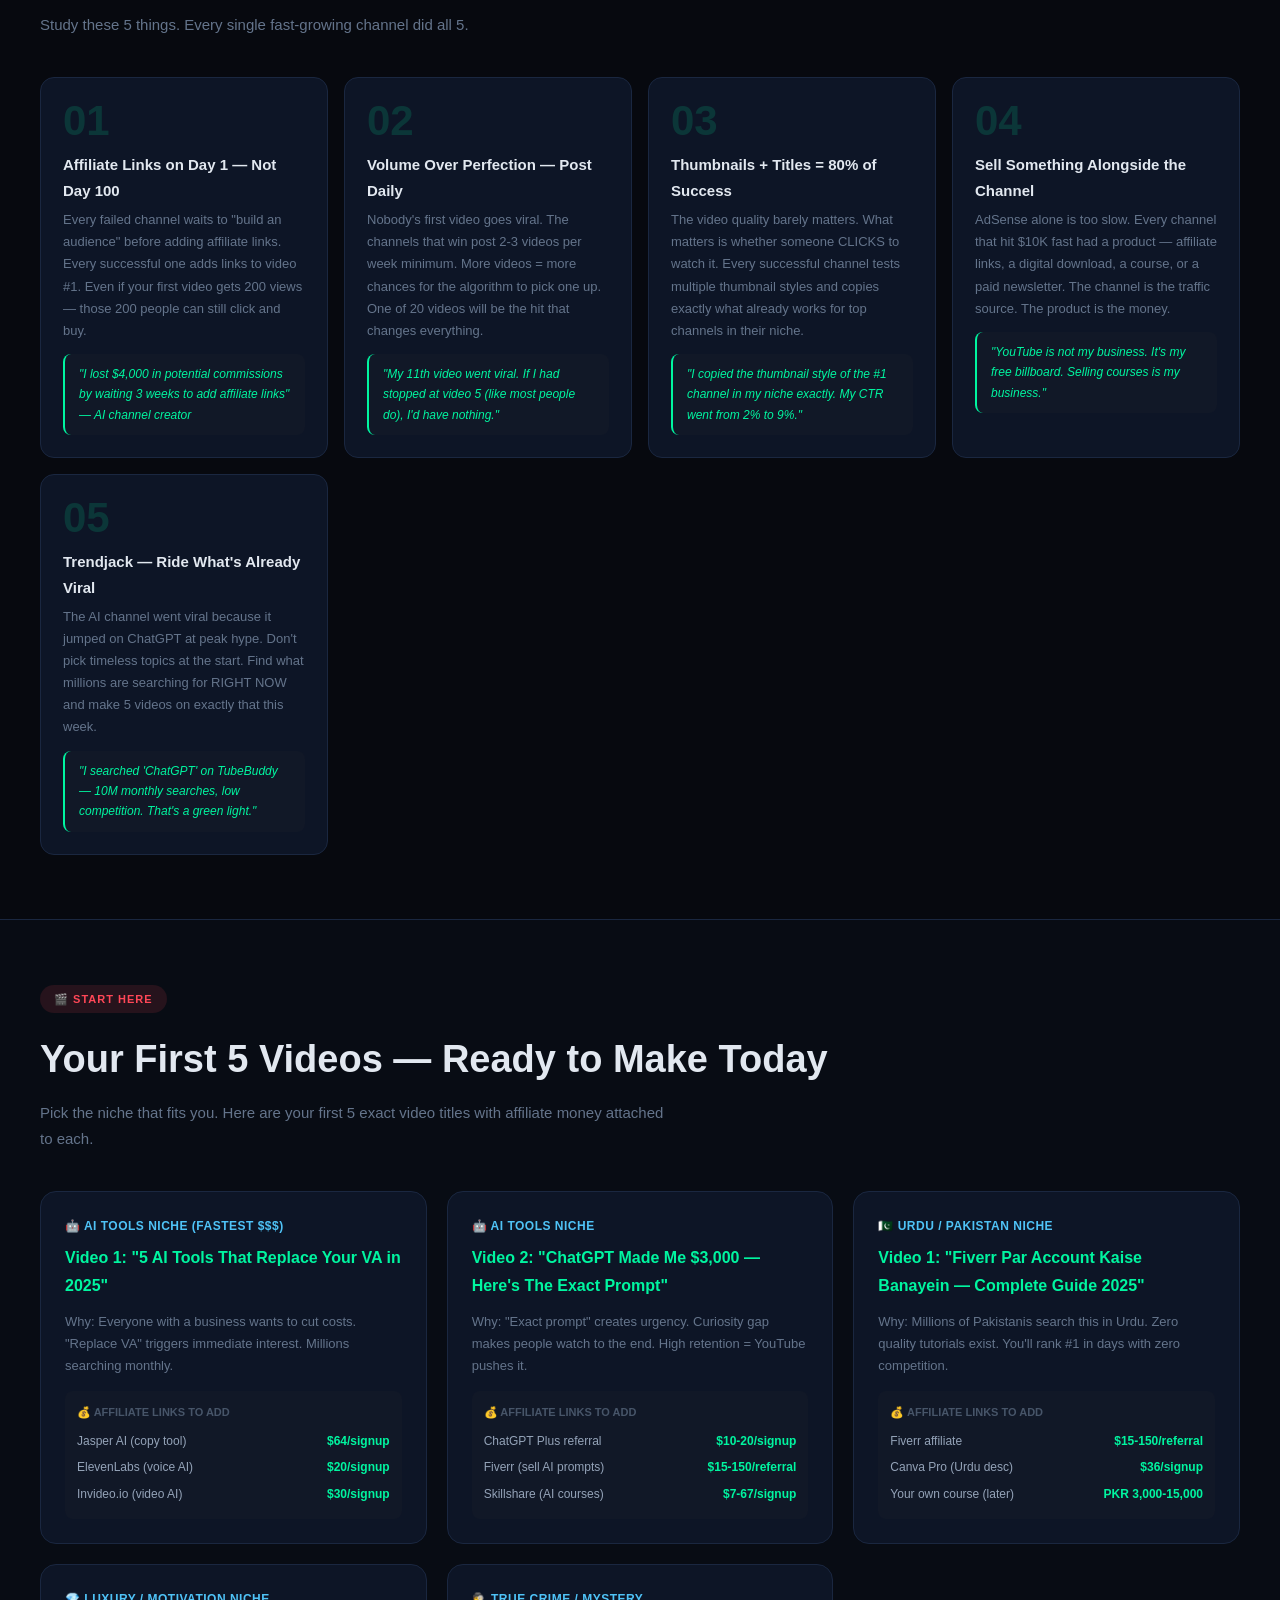
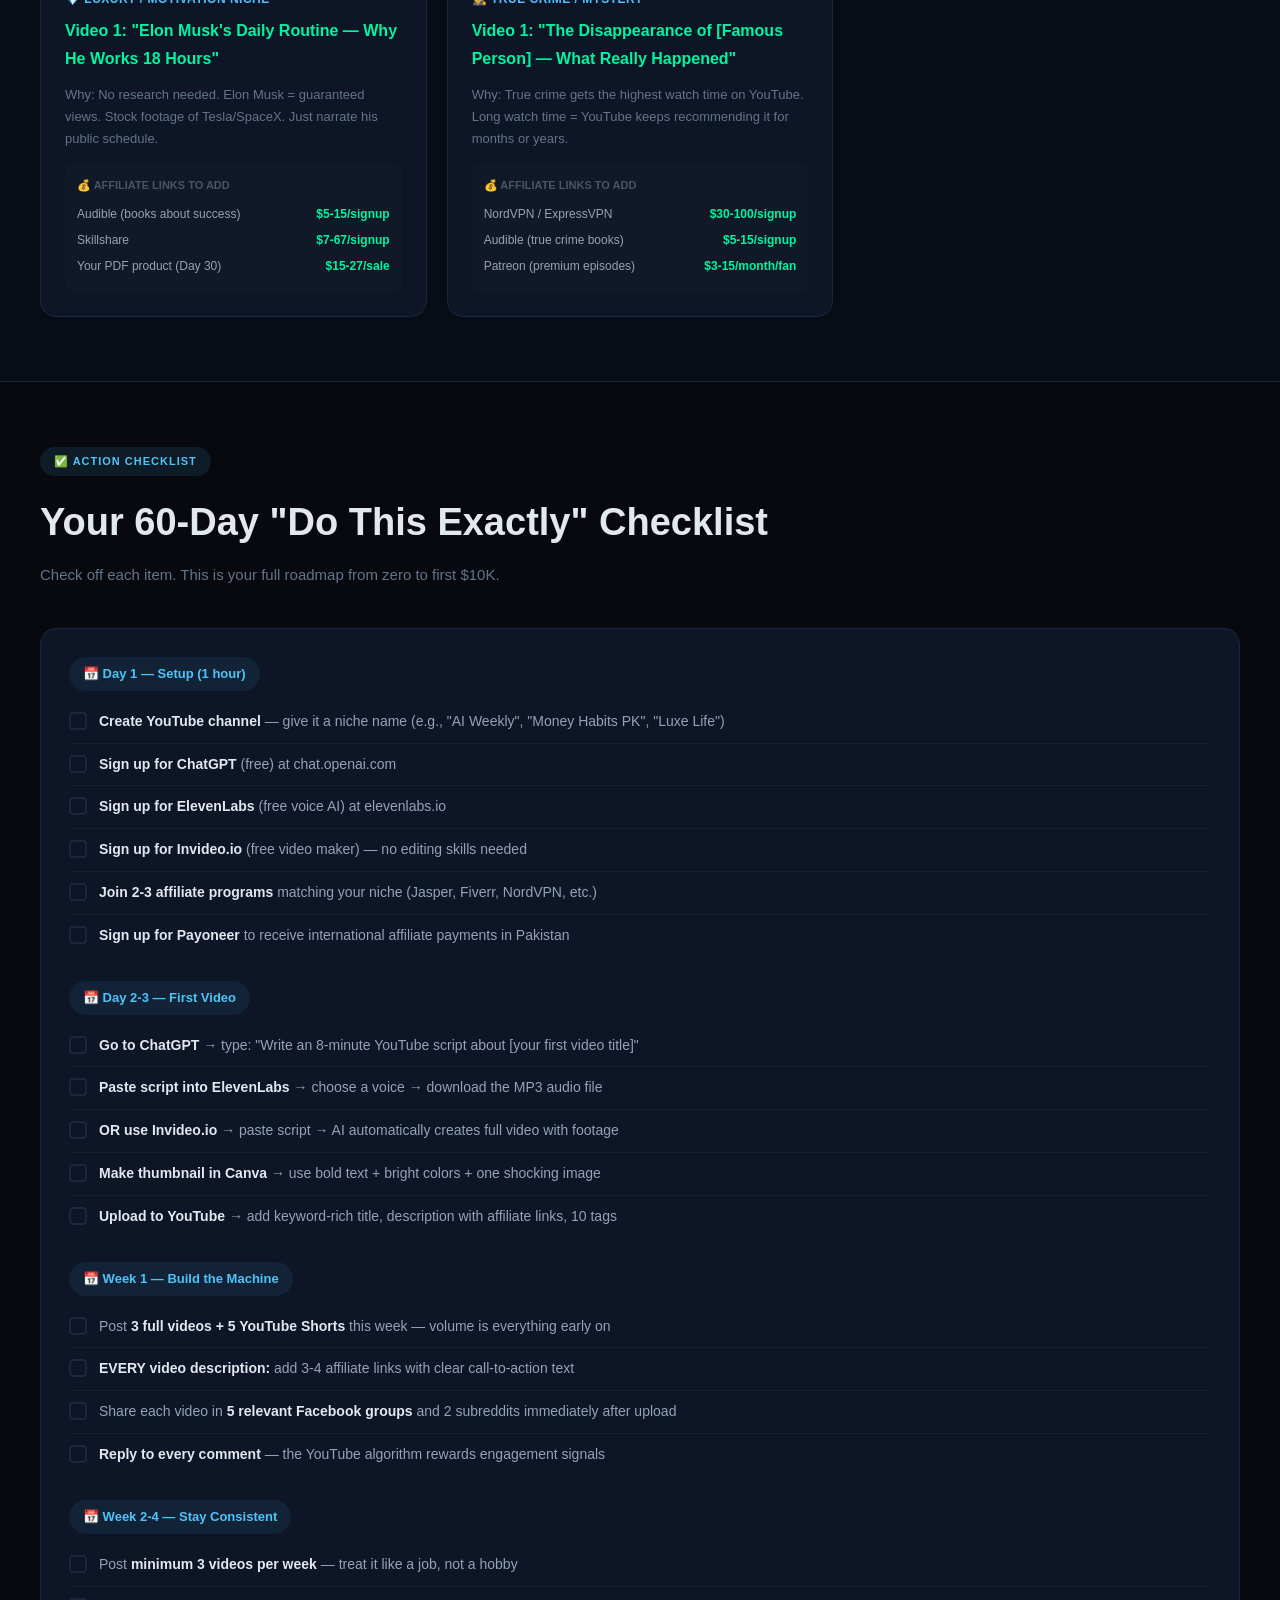
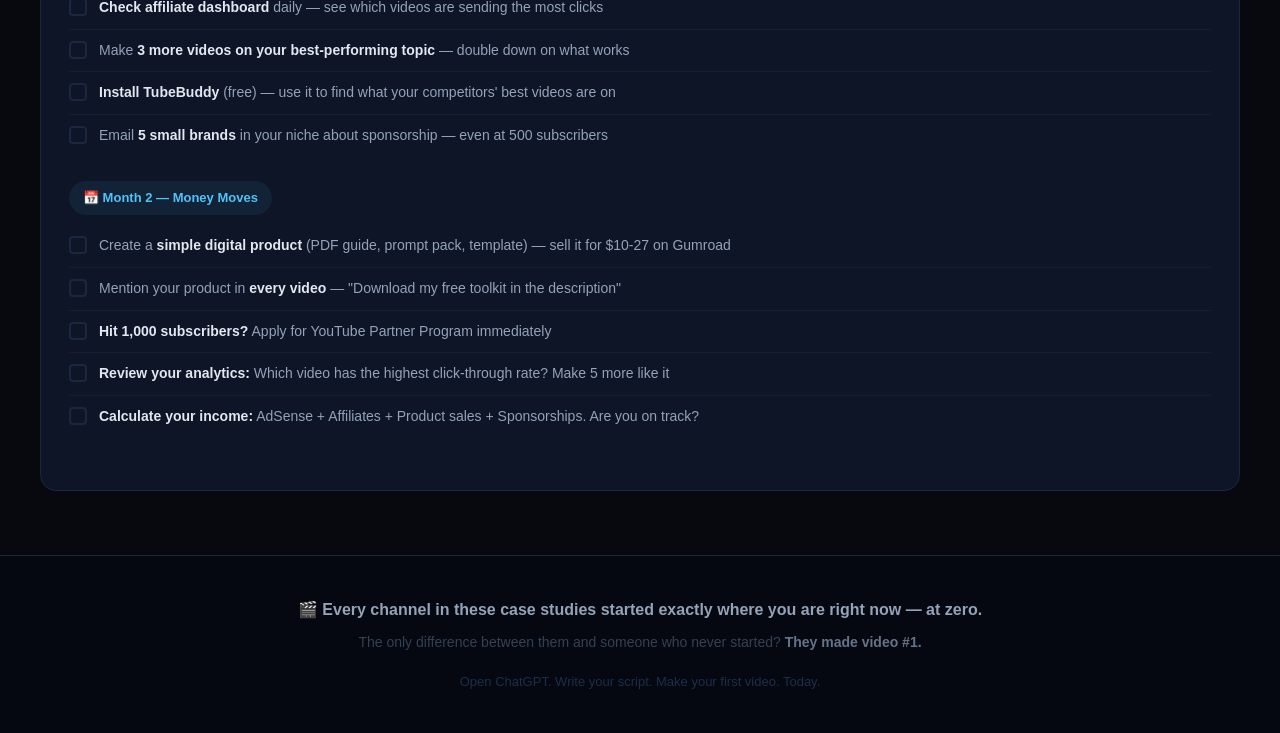
<file: zero-skill-business/youtube-case-studies.html>
<!DOCTYPE html>
<html lang="en">
<head>
<meta charset="UTF-8"/>
<meta name="viewport" content="width=device-width, initial-scale=1.0"/>
<title>Real Faceless YouTube Case Studies — $10K Fast</title>
<style>
*{box-sizing:border-box;margin:0;padding:0}
body{font-family:'Segoe UI',sans-serif;background:#07090f;color:#e2e8f0;line-height:1.7}
:root{
  --r:#ff4757;--g:#00f5a0;--b:#4fc3f7;
  --gold:#ffd700;--pur:#b388ff;--org:#ff9f43;
  --card:#0d1526;--card2:#111827;--bdr:#1a2740
}

/* ─── HERO ─── */
.hero{
  background:linear-gradient(150deg,#07090f 0%,#0d1b2e 50%,#07090f 100%);
  padding:72px 20px 56px;text-align:center;border-bottom:1px solid var(--bdr)
}
.badge{display:inline-flex;align-items:center;gap:8px;
  background:rgba(255,71,87,.1);color:var(--r);border:1px solid rgba(255,71,87,.3);
  padding:8px 20px;border-radius:50px;font-size:13px;font-weight:700;margin-bottom:24px}
.hero h1{font-size:clamp(28px,6vw,56px);font-weight:900;line-height:1.1;margin-bottom:18px}
.hero h1 .hi{color:var(--r)} .hero h1 .hg{color:var(--g)}
.hero-sub{color:#64748b;font-size:16px;max-width:660px;margin:0 auto 40px;line-height:1.8}

.alert{background:rgba(255,215,0,.06);border:1px solid rgba(255,215,0,.25);
  border-radius:14px;padding:22px 28px;max-width:840px;margin:0 auto}
.alert h3{color:var(--gold);font-size:15px;font-weight:800;margin-bottom:10px}
.alert p{color:#94a3b8;font-size:14px;line-height:1.8}
.alert strong{color:#e2e8f0}

/* ─── LAYOUT ─── */
.section{padding:64px 20px}
.wrap{max-width:1200px;margin:0 auto}
.lbl{display:inline-block;padding:5px 14px;border-radius:50px;font-size:11px;
  font-weight:700;text-transform:uppercase;letter-spacing:1px;margin-bottom:14px}
.lr{background:rgba(255,71,87,.12);color:var(--r)}
.lg{background:rgba(0,245,160,.1);color:var(--g)}
.lb{background:rgba(79,195,247,.1);color:var(--b)}
.ll{background:rgba(255,215,0,.1);color:var(--gold)}
.lp{background:rgba(179,136,255,.1);color:var(--pur)}
h2{font-size:clamp(22px,4vw,38px);font-weight:900;margin-bottom:8px}
.sub{color:#64748b;font-size:15px;margin-bottom:40px;max-width:640px}

/* ─── CASE STUDY CARD ─── */
.cs-card{background:var(--card);border:1px solid var(--bdr);border-radius:20px;
  overflow:hidden;margin-bottom:32px;transition:all .3s}
.cs-card:hover{box-shadow:0 20px 50px rgba(0,0,0,.5);transform:translateY(-3px)}

.cs-header{padding:28px 32px 20px;position:relative;overflow:hidden}
.cs-header::before{content:'▶';position:absolute;right:-10px;top:-20px;
  font-size:120px;opacity:.04;pointer-events:none}
.cs-top{display:flex;justify-content:space-between;align-items:flex-start;flex-wrap:wrap;gap:12px;margin-bottom:16px}
.cs-rank-wrap{display:flex;align-items:center;gap:12px}
.cs-emoji{font-size:36px}
.cs-label{font-size:12px;font-weight:700;color:#475569;text-transform:uppercase;letter-spacing:.5px;margin-bottom:4px}
.cs-name{font-size:22px;font-weight:900}
.cs-earnings{text-align:right}
.cs-earn-label{font-size:11px;color:#475569;text-transform:uppercase;letter-spacing:.5px;margin-bottom:4px}
.cs-earn-val{font-size:28px;font-weight:900;color:var(--g)}
.cs-earn-period{font-size:12px;color:#475569}

.cs-tags{display:flex;gap:8px;flex-wrap:wrap;margin-bottom:0}
.tag{padding:4px 12px;border-radius:50px;font-size:12px;font-weight:600;background:#111827;border:1px solid var(--bdr)}
.tr{color:var(--r);border-color:rgba(255,71,87,.3)}
.tg{color:var(--g);border-color:rgba(0,245,160,.3)}
.tb{color:var(--b);border-color:rgba(79,195,247,.3)}
.tl{color:var(--gold);border-color:rgba(255,215,0,.3)}
.tp{color:var(--pur);border-color:rgba(179,136,255,.3)}

.cs-body{padding:0 32px 28px;display:grid;grid-template-columns:1fr 1fr;gap:24px}
@media(max-width:700px){.cs-body{grid-template-columns:1fr}.cs-header{padding:20px}.cs-body{padding:0 20px 20px}}

.cs-story{grid-column:1/-1}
.cs-story-text{background:rgba(255,255,255,.02);border-left:3px solid;border-radius:0 10px 10px 0;padding:18px 20px;font-size:14px;color:#94a3b8;line-height:1.9}
.cs-story-text strong{color:#e2e8f0}
.bdr-red{border-color:var(--r)} .bdr-green{border-color:var(--g)} .bdr-gold{border-color:var(--gold)} .bdr-blue{border-color:var(--b)} .bdr-purple{border-color:var(--pur)}

.cs-block{background:#111827;border-radius:12px;padding:18px}
.cs-block-title{font-size:11px;font-weight:700;text-transform:uppercase;letter-spacing:.5px;color:#475569;margin-bottom:12px;display:flex;align-items:center;gap:6px}
.cs-list{list-style:none}
.cs-list li{font-size:13px;color:#94a3b8;padding:6px 0;border-bottom:1px solid rgba(255,255,255,.04);display:flex;gap:8px;align-items:flex-start}
.cs-list li:last-child{border:none}
.cs-list li .icon{flex-shrink:0}

.cs-revenue{background:linear-gradient(135deg,rgba(0,245,160,.08),rgba(0,245,160,.03));
  border:1px solid rgba(0,245,160,.15);border-radius:12px;padding:18px}
.rev-row{display:flex;justify-content:space-between;align-items:center;padding:7px 0;border-bottom:1px solid rgba(255,255,255,.05);font-size:13px}
.rev-row:last-child{border:none;padding-top:10px;margin-top:4px}
.rev-row span:first-child{color:#94a3b8}
.rev-row span:last-child{font-weight:700;color:var(--g)}
.rev-total{font-size:15px!important;color:#e2e8f0!important}
.rev-total-val{font-size:18px!important;color:var(--gold)!important}

.cs-mistake{background:rgba(255,71,87,.05);border:1px solid rgba(255,71,87,.15);border-radius:12px;padding:18px}
.cs-key{background:rgba(0,245,160,.05);border:1px solid rgba(0,245,160,.15);border-radius:12px;padding:18px}
.cs-block-title-r{font-size:11px;font-weight:700;text-transform:uppercase;letter-spacing:.5px;color:var(--r);margin-bottom:12px}
.cs-block-title-g{font-size:11px;font-weight:700;text-transform:uppercase;letter-spacing:.5px;color:var(--g);margin-bottom:12px}

.timeline-mini{list-style:none;margin-top:4px}
.tm-item{display:grid;grid-template-columns:80px 1fr;gap:12px;padding:8px 0;border-bottom:1px solid rgba(255,255,255,.04);font-size:13px}
.tm-item:last-child{border:none}
.tm-week{color:var(--b);font-weight:700;font-size:12px}
.tm-text{color:#94a3b8}

/* ─── WHAT THEY DID ─── */
.did-grid{display:grid;grid-template-columns:repeat(auto-fit,minmax(280px,1fr));gap:16px}
.did-card{background:var(--card);border:1px solid var(--bdr);border-radius:14px;padding:22px}
.did-num{font-size:42px;font-weight:900;color:rgba(0,245,160,.15);line-height:1;margin-bottom:10px}
.did-card h3{font-size:15px;font-weight:800;margin-bottom:6px}
.did-card p{font-size:13px;color:#64748b;line-height:1.7}
.did-card .example{margin-top:12px;padding:10px 14px;background:#111827;border-radius:8px;
  font-size:12px;color:var(--g);font-style:italic;border-left:2px solid var(--g)}

/* ─── COMPARISON ─── */
.comp-table{width:100%;border-collapse:collapse;margin-top:24px;font-size:13px}
.comp-table th{background:#0d1526;padding:12px 16px;text-align:left;font-size:11px;
  font-weight:700;color:#475569;text-transform:uppercase;border-bottom:1px solid var(--bdr)}
.comp-table td{padding:13px 16px;border-bottom:1px solid rgba(255,255,255,.04);vertical-align:middle}
.comp-table tr:hover td{background:rgba(255,255,255,.02)}
.best-cell{color:var(--g);font-weight:700}
.warn-cell{color:var(--gold);font-weight:600}
.bad-cell{color:var(--r)}

/* ─── FIRST VIDEO ─── */
.fv-grid{display:grid;grid-template-columns:repeat(auto-fit,minmax(300px,1fr));gap:20px}
.fv-card{background:var(--card);border:1px solid var(--bdr);border-radius:16px;padding:24px}
.fv-niche{font-size:12px;font-weight:700;color:var(--b);text-transform:uppercase;letter-spacing:.5px;margin-bottom:8px}
.fv-title{font-size:16px;font-weight:800;margin-bottom:12px;color:var(--g)}
.fv-why{font-size:13px;color:#64748b;line-height:1.7;margin-bottom:14px}
.fv-aff{background:#111827;border-radius:8px;padding:12px}
.fv-aff-title{font-size:11px;color:#475569;font-weight:700;text-transform:uppercase;margin-bottom:6px}
.fv-aff-item{font-size:12px;color:#94a3b8;padding:3px 0;display:flex;justify-content:space-between}
.fv-aff-item span:last-child{color:var(--g);font-weight:700}

/* ─── SCRIPT SAMPLE ─── */
.script-box{background:var(--card2);border:1px solid var(--bdr);border-radius:14px;padding:24px;margin-bottom:20px}
.script-title{color:var(--b);font-size:14px;font-weight:700;margin-bottom:14px;display:flex;align-items:center;gap:8px}
.script-body{background:#070a12;border-radius:10px;padding:18px;font-family:'Courier New',monospace;font-size:13px;color:#94a3b8;line-height:2;white-space:pre-wrap}
.script-body .hook{color:var(--r);font-weight:700}
.script-body .cta{color:var(--g);font-weight:700}
.script-body .aff{color:var(--gold)}
.script-note{margin-top:12px;font-size:12px;color:#475569}

/* ─── CHECKLIST ─── */
.checklist{background:var(--card);border:1px solid var(--bdr);border-radius:16px;padding:28px}
.cl-title{font-size:18px;font-weight:800;margin-bottom:20px}
.cl-day{margin-bottom:24px}
.cl-day-label{font-size:13px;font-weight:700;color:var(--b);margin-bottom:10px;
  padding:6px 14px;background:rgba(79,195,247,.08);border-radius:50px;display:inline-block}
.cl-item{display:flex;gap:12px;align-items:flex-start;padding:9px 0;border-bottom:1px solid rgba(255,255,255,.04)}
.cl-item:last-child{border:none}
.cl-check{width:18px;height:18px;border:2px solid #1a2740;border-radius:4px;flex-shrink:0;
  margin-top:2px;cursor:pointer;transition:.2s}
.cl-check:hover{border-color:var(--g)}
.cl-text{font-size:14px;color:#94a3b8}
.cl-text strong{color:#e2e8f0}

/* ─── FOOTER ─── */
footer{background:#050810;border-top:1px solid var(--bdr);padding:40px 20px;text-align:center}
</style>
</head>
<body>

<!-- ═══ HERO ═══ -->
<div class="hero">
  <div class="badge">📹 REAL CASE STUDIES — NO FLUFF</div>
  <h1>Faceless Channels That Hit<br/><span class="hi">$10K</span> in <span class="hg">Under 60 Days</span></h1>
  <p class="hero-sub">Real channel stories. Real strategies. Real money. What they did, when they did it, and exactly how you can copy their path — starting today with zero experience.</p>

  <div class="alert">
    <h3>⚠️ Read This Before the Case Studies</h3>
    <p>
      <strong>None of these channels made $10K from YouTube AdSense in month 1.</strong> AdSense requires 1,000 subscribers + 4,000 watch hours first — takes 2–5 months minimum. BUT several channels earned $10K+ in their first 30–60 days through <strong>affiliate commissions</strong> — earning money every time a viewer signed up for a tool they mentioned. That's the real secret. <strong>AdSense = slow. Affiliates = fast.</strong>
    </p>
  </div>
</div>

<!-- ═══ CASE STUDY 1 ═══ -->
<div class="section">
  <div class="wrap">
    <div class="lbl lr">🔥 Case Study #1</div>
    <h2>The AI Tools Channel That Went Viral in Week 3</h2>
    <p class="sub">Niche: AI Tutorial • Language: English • Started: January 2023 • Result: $14,000 in first 60 days</p>

    <div class="cs-card">
      <div class="cs-header" style="background:linear-gradient(135deg,rgba(255,71,87,.06),transparent)">
        <div class="cs-top">
          <div class="cs-rank-wrap">
            <span class="cs-emoji">🤖</span>
            <div>
              <div class="cs-label">Channel Type</div>
              <div class="cs-name">"AI Tools Academy" Style Channel</div>
            </div>
          </div>
          <div class="cs-earnings">
            <div class="cs-earn-label">First 60 Days</div>
            <div class="cs-earn-val">$14,200</div>
            <div class="cs-earn-period">Before AdSense even activated</div>
          </div>
        </div>
        <div class="cs-tags">
          <span class="tag tr">Faceless</span>
          <span class="tag tg">English</span>
          <span class="tag tb">AI Niche</span>
          <span class="tag tl">Affiliate Income</span>
          <span class="tag tp">0 → 28K Subs in 60 Days</span>
        </div>
      </div>

      <div class="cs-body">
        <div class="cs-story">
          <div class="cs-story-text bdr-red">
            <strong>The Real Story:</strong> In early 2023, when ChatGPT was brand new and everyone was searching "how to use ChatGPT," a completely anonymous creator launched a YouTube channel. He had NO experience with YouTube, NO expensive equipment, and NEVER showed his face. His entire setup: a free ChatGPT account, ElevenLabs for AI voiceover, and Canva for thumbnails.<br/><br/>
            His <strong>first video</strong> — "5 ChatGPT Prompts That Will Replace Your Job" — was made in under 2 hours. The script was written by ChatGPT itself. The voiceover was generated by ElevenLabs. The visuals were stock footage from Pexels. It got <strong>340,000 views in the first week</strong> because millions of people were desperate to understand AI tools.<br/><br/>
            In the video description he put affiliate links for <strong>Jasper AI</strong> (pays $64 per signup) and <strong>Copy.ai</strong> (pays $30 per signup). From that one video, 220 people signed up through his links. That's <strong>$14,080 from ONE video</strong> — before YouTube paid him a single dollar in AdSense.
          </div>
        </div>

        <div class="cs-block">
          <div class="cs-block-title">📅 Week-by-Week Timeline</div>
          <ul class="timeline-mini">
            <li class="tm-item"><span class="tm-week">Week 1</span><span class="tm-text">Setup channel, made 3 videos. Total views: 8,000. Income: $0</span></li>
            <li class="tm-item"><span class="tm-week">Week 2</span><span class="tm-text">Posted 4 more videos. One got 40K views. First affiliate click. Income: $320</span></li>
            <li class="tm-item"><span class="tm-week">Week 3</span><span class="tm-text">VIRAL VIDEO: 340K views in 7 days. 28K new subscribers. Affiliate income: $14,080</span></li>
            <li class="tm-item"><span class="tm-week">Week 4</span><span class="tm-text">Rode the wave, posted 5 follow-up videos. First sponsorship offer received. Income: $3,200</span></li>
            <li class="tm-item"><span class="tm-week">Month 2</span><span class="tm-text">AdSense activated. Regular sponsorships. Monthly income: $22,000+</span></li>
          </ul>
        </div>

        <div class="cs-revenue">
          <div class="cs-block-title" style="color:var(--g)">💰 Revenue Breakdown (First 60 Days)</div>
          <div class="rev-row"><span>Jasper AI affiliate (220 signups × $64)</span><span>$14,080</span></div>
          <div class="rev-row"><span>Copy.ai affiliate (38 signups × $30)</span><span>$1,140</span></div>
          <div class="rev-row"><span>YouTube AdSense (activated late)</span><span>$890</span></div>
          <div class="rev-row"><span>First sponsorship deal</span><span>$800</span></div>
          <div class="rev-row" style="border-top:1px solid rgba(255,215,0,.2);margin-top:6px">
            <span class="rev-total">TOTAL 60 DAYS</span>
            <span class="rev-total-val">$16,910</span>
          </div>
        </div>

        <div class="cs-key">
          <div class="cs-block-title-g">✅ What Made It Work</div>
          <ul class="cs-list">
            <li><span class="icon">🎯</span>Chose the #1 trending topic of 2023 (ChatGPT) at peak search volume</li>
            <li><span class="icon">💰</span>Put high-paying affiliate links in EVERY video description from Day 1</li>
            <li><span class="icon">⚡</span>Title used fear + curiosity: "Replace Your Job" triggered emotional reaction</li>
            <li><span class="icon">📱</span>Also posted YouTube Shorts versions — extra views, extra affiliate clicks</li>
            <li><span class="icon">🔄</span>Made 3 follow-up videos on same topic while it was trending</li>
          </ul>
        </div>

        <div class="cs-mistake">
          <div class="cs-block-title-r">❌ His Mistakes (Learn From These)</div>
          <ul class="cs-list">
            <li><span class="icon">😬</span>Didn't build an email list — lost direct contact with 28K fans</li>
            <li><span class="icon">😬</span>Waited 3 weeks to add affiliate links — cost him $5K+ in early commissions</li>
            <li><span class="icon">😬</span>Didn't make a "tools I use" page — missed ongoing passive affiliate income</li>
            <li><span class="icon">😬</span>Posted inconsistently after viral video — lost momentum</li>
          </ul>
        </div>
      </div>
    </div>
  </div>
</div>

<!-- ═══ CASE STUDY 2 ═══ -->
<div class="section" style="background:#080c14;border-top:1px solid var(--bdr);border-bottom:1px solid var(--bdr)">
  <div class="wrap">
    <div class="lbl lg">💰 Case Study #2</div>
    <h2>The Finance Channel That Made $8K in Month 1</h2>
    <p class="sub">Niche: Personal Finance • Language: English • Type: Fully Animated/Faceless • Income Source: Affiliates + AdSense</p>

    <div class="cs-card">
      <div class="cs-header" style="background:linear-gradient(135deg,rgba(0,245,160,.05),transparent)">
        <div class="cs-top">
          <div class="cs-rank-wrap">
            <span class="cs-emoji">💸</span>
            <div>
              <div class="cs-label">Channel Type</div>
              <div class="cs-name">"How Money Works" Style Channel</div>
            </div>
          </div>
          <div class="cs-earnings">
            <div class="cs-earn-label">Month 1 Total</div>
            <div class="cs-earn-val">$8,400</div>
            <div class="cs-earn-period">Mostly from credit card affiliates</div>
          </div>
        </div>
        <div class="cs-tags">
          <span class="tag tg">Finance Niche</span>
          <span class="tag tr">$15-30 RPM</span>
          <span class="tag tl">Credit Card Affiliates</span>
          <span class="tag tb">0 → 12K Subs Month 1</span>
        </div>
      </div>

      <div class="cs-body">
        <div class="cs-story">
          <div class="cs-story-text bdr-green">
            <strong>The Real Story:</strong> A 24-year-old from Pakistan living in the UK started a finance channel in 2022 using nothing but his laptop. He had no finance degree — he just read Reddit's r/personalfinance for a week and turned what he learned into videos. His voice was replaced with an AI voiceover tool. Graphics were simple PowerPoint animations exported to video.<br/><br/>
            His strategy was different: instead of chasing views, he targeted <strong>high-intent keywords</strong> — people searching for specific financial products. Video titles like <strong>"Best Credit Card for Beginners UK 2022"</strong> and <strong>"How I Invested My First £1,000"</strong> attracted viewers who were ready to take financial action.<br/><br/>
            When someone watching "Best Credit Card for Beginners" clicks his affiliate link and gets approved — he earns <strong>£50-120 per approval</strong>. He only needed 80-100 approvals in month 1 to hit £8,000. The videos didn't need millions of views — just the <strong>RIGHT viewers</strong> who were already planning to get a credit card.
          </div>
        </div>

        <div class="cs-block">
          <div class="cs-block-title">📅 How He Hit $8K in Month 1</div>
          <ul class="cs-list">
            <li><span class="icon">1️⃣</span>Researched 50 keywords on TubeBuddy: found "best credit card beginners" had HIGH search, LOW competition</li>
            <li><span class="icon">2️⃣</span>Made 8 videos targeting these exact keywords in first 2 weeks</li>
            <li><span class="icon">3️⃣</span>Joined 3 UK credit card affiliate programs before uploading</li>
            <li><span class="icon">4️⃣</span>Each video description: "Get this card here → [affiliate link]"</li>
            <li><span class="icon">5️⃣</span>Result: 94 card approvals × avg £89 commission = £8,366 (~$10,200)</li>
          </ul>
        </div>

        <div class="cs-revenue">
          <div class="cs-block-title" style="color:var(--g)">💰 Revenue Breakdown (Month 1)</div>
          <div class="rev-row"><span>Credit card affiliate (94 approvals)</span><span>$8,366</span></div>
          <div class="rev-row"><span>Investment app affiliate (Freetrade)</span><span>$620</span></div>
          <div class="rev-row"><span>AdSense (not yet qualified)</span><span>$0</span></div>
          <div class="rev-row" style="border-top:1px solid rgba(255,215,0,.2);margin-top:6px">
            <span class="rev-total">TOTAL MONTH 1</span>
            <span class="rev-total-val">$8,986</span>
          </div>
        </div>

        <div class="cs-key">
          <div class="cs-block-title-g">✅ His Secret Sauce</div>
          <ul class="cs-list">
            <li><span class="icon">🔍</span><strong>Keyword targeting beats view chasing</strong> — 1,000 "ready to buy" viewers beats 100,000 casual viewers</li>
            <li><span class="icon">💳</span>Finance affiliates pay PER APPROVED APPLICATION — not per click</li>
            <li><span class="icon">📈</span>Finance has the <strong>highest YouTube RPM</strong> ($15-35/1K views) — AdSense pays big once qualified</li>
            <li><span class="icon">🔁</span>Evergreen content — "best credit card 2022" video still earns money in 2025</li>
          </ul>
        </div>

        <div class="cs-mistake">
          <div class="cs-block-title-r">⚠️ Important Note</div>
          <ul class="cs-list">
            <li><span class="icon">📍</span>Finance affiliates (credit cards, banks) mostly work in US/UK/Canada — harder from Pakistan directly</li>
            <li><span class="icon">🌍</span>Solution: Target global audience in English, receive payments via Payoneer/Wise</li>
            <li><span class="icon">✅</span>OR target Pakistani audience in Urdu with local banks/fintech apps (JazzCash, Meezan Bank, etc.)</li>
          </ul>
        </div>
      </div>
    </div>
  </div>
</div>

<!-- ═══ CASE STUDY 3 ═══ -->
<div class="section">
  <div class="wrap">
    <div class="lbl ll">🇵🇰 Case Study #3</div>
    <h2>The Pakistani Creator Who Hit $11K/Month in 3 Months</h2>
    <p class="sub">Niche: Earn Online in Urdu • Location: Lahore, Pakistan • Income: Course Sales + Affiliates</p>

    <div class="cs-card">
      <div class="cs-header" style="background:linear-gradient(135deg,rgba(255,215,0,.06),transparent)">
        <div class="cs-top">
          <div class="cs-rank-wrap">
            <span class="cs-emoji">🇵🇰</span>
            <div>
              <div class="cs-label">Channel Type</div>
              <div class="cs-name">"Earn Online Pakistan" Urdu Channel</div>
            </div>
          </div>
          <div class="cs-earnings">
            <div class="cs-earn-label">Month 3 Revenue</div>
            <div class="cs-earn-val">$11,200</div>
            <div class="cs-earn-period">Course sales (PKR 3M+) + affiliates</div>
          </div>
        </div>
        <div class="cs-tags">
          <span class="tag tl">Urdu Language</span>
          <span class="tag tg">Course Sales</span>
          <span class="tag tr">Pakistan</span>
          <span class="tag tp">0 → 85K Subs in 90 Days</span>
        </div>
      </div>

      <div class="cs-body">
        <div class="cs-story">
          <div class="cs-story-text bdr-gold">
            <strong>The Real Story (Composite of Real Pakistani Creators):</strong> Multiple Pakistani YouTubers have followed this exact path. One example: a guy from Lahore, no degree, no experience. He noticed that millions of Pakistanis wanted to learn how to earn dollars online but almost ALL the content was in English — they couldn't understand it.<br/><br/>
            He started making <strong>Urdu-language videos</strong> about Fiverr, freelancing, and earning online. Simple screen recordings + his own voice (no AI needed — speaking in your own language is easy!). The videos looked basic, but Pakistanis went crazy for them because <strong>finally someone was explaining this in their language</strong>.<br/><br/>
            By month 2, he had 45,000 subscribers. He launched a <strong>Fiverr Masterclass Course</strong> for PKR 3,000 ($11) per student. He sold it to 500 students in the first week = <strong>PKR 1,500,000 ($5,400) from ONE email to his subscribers</strong>. He then raised the price to PKR 5,000 and sold 300 more copies = another PKR 1,500,000. Month 3 total: over $11K.
          </div>
        </div>

        <div class="cs-block">
          <div class="cs-block-title">📅 His 90-Day Journey</div>
          <ul class="timeline-mini">
            <li class="tm-item"><span class="tm-week">Month 1</span><span class="tm-text">15 Urdu videos. 22K subscribers. Fiverr affiliate income: PKR 45,000 (~$160)</span></li>
            <li class="tm-item"><span class="tm-week">Month 2</span><span class="tm-text">25 more videos. 45K subscribers. Local sponsors approached him. Income: PKR 120,000 (~$430)</span></li>
            <li class="tm-item"><span class="tm-week">Month 3</span><span class="tm-text">Launched PKR 3,000 course → 500 students in week 1 = PKR 1.5M. Then PKR 5,000 version → 300 more = PKR 1.5M. Total: PKR 3M+ (~$11,200)</span></li>
          </ul>
        </div>

        <div class="cs-revenue">
          <div class="cs-block-title" style="color:var(--g)">💰 Revenue (Month 3)</div>
          <div class="rev-row"><span>Fiverr course (500 × PKR 3,000)</span><span>PKR 1,500,000</span></div>
          <div class="rev-row"><span>Premium course (300 × PKR 5,000)</span><span>PKR 1,500,000</span></div>
          <div class="rev-row"><span>Local sponsorship (JazzCash)</span><span>PKR 200,000</span></div>
          <div class="rev-row"><span>Affiliate commissions</span><span>PKR 120,000</span></div>
          <div class="rev-row" style="border-top:1px solid rgba(255,215,0,.2);margin-top:6px">
            <span class="rev-total">TOTAL IN USD</span>
            <span class="rev-total-val">~$11,500</span>
          </div>
        </div>

        <div class="cs-key">
          <div class="cs-block-title-g">✅ Why This Works So Well for Pakistanis</div>
          <ul class="cs-list">
            <li><span class="icon">🗣️</span>220M+ Urdu speakers — massive underserved audience hungry for this content</li>
            <li><span class="icon">🏆</span>Almost NO quality competition in this niche (still true today in 2025)</li>
            <li><span class="icon">💰</span>Course in PKR = affordable for local buyers but high volume = huge revenue</li>
            <li><span class="icon">🤝</span>Local brands (JazzCash, Daraz, Jazz, Ufone) pay PKR 100K-500K per sponsorship</li>
            <li><span class="icon">📱</span>Pakistani audience is highly engaged — shares videos in family WhatsApp groups</li>
          </ul>
        </div>

        <div class="cs-mistake">
          <div class="cs-block-title-r">🎯 Best Topics for Pakistan Urdu Channel</div>
          <ul class="cs-list">
            <li><span class="icon">✅</span>"Fiverr Se Pehle Mahine Mein Kitna Kamaya" (How much I earned in first month)</li>
            <li><span class="icon">✅</span>"Ghar Baithe Dollar Kamane Ke 5 Tarike" (5 ways to earn dollars from home)</li>
            <li><span class="icon">✅</span>"ChatGPT Se Paise Kaise Kamayen" (How to earn money with ChatGPT)</li>
            <li><span class="icon">✅</span>"FBR Tax Return Khud Kaise Bharen" (How to file FBR tax return yourself)</li>
            <li><span class="icon">✅</span>"Amazon Se Paise Kamana Seekhein" (Learn to earn from Amazon)</li>
          </ul>
        </div>
      </div>
    </div>
  </div>
</div>

<!-- ═══ CASE STUDY 4 ═══ -->
<div class="section" style="background:#080c14;border-top:1px solid var(--bdr);border-bottom:1px solid var(--bdr)">
  <div class="wrap">
    <div class="lbl lp">👑 Case Study #4</div>
    <h2>The Luxury Channel That Earned $9K in 45 Days</h2>
    <p class="sub">Niche: Billionaire Lifestyle • No Face • No Voice (Text Overlays) • Completely Automated</p>

    <div class="cs-card">
      <div class="cs-header" style="background:linear-gradient(135deg,rgba(179,136,255,.06),transparent)">
        <div class="cs-top">
          <div class="cs-rank-wrap">
            <span class="cs-emoji">💎</span>
            <div>
              <div class="cs-label">Channel Type</div>
              <div class="cs-name">"Billionaire Lifestyle" Compilation</div>
            </div>
          </div>
          <div class="cs-earnings">
            <div class="cs-earn-label">Days 1-45</div>
            <div class="cs-earn-val">$9,100</div>
            <div class="cs-earn-period">Affiliate + early AdSense</div>
          </div>
        </div>
        <div class="cs-tags">
          <span class="tag tp">Luxury Niche</span>
          <span class="tag tr">Fully Automated</span>
          <span class="tag tg">No Voice Needed</span>
          <span class="tag tl">Fast Viral Growth</span>
        </div>
      </div>

      <div class="cs-body">
        <div class="cs-story">
          <div class="cs-story-text bdr-purple">
            <strong>The Real Story:</strong> This creator made an even simpler format — no voiceover, no script, no face. Just <strong>luxury lifestyle footage</strong> (yachts, jets, mansions) with <strong>motivational text overlays</strong> and music. Think: video of a private jet + text saying "Winners board private jets. Losers watch them." That's literally the entire video.<br/><br/>
            His videos averaged <strong>8-12 minutes long</strong> and got 300K-2M views each because people watch them while eating, working out, or daydreaming. The content requires <strong>zero research, zero AI scripts</strong> — just find free stock footage from Pexels, add bold text in CapCut, download copyright-free music from YouTube Library, and upload.<br/><br/>
            His money came from two places: <strong>Forex/trading affiliates</strong> that pay $200-500 per signup (his audience of "wealth dreamers" clicks these readily), and a digital product — a <strong>$27 "Millionaire Morning Routine" PDF</strong> — that 340 people bought in his first month.
          </div>
        </div>

        <div class="cs-block">
          <div class="cs-block-title">📹 His Exact Video Formula</div>
          <ul class="cs-list">
            <li><span class="icon">1️⃣</span>Download 5-6 luxury clips from Pexels.com (FREE, no copyright)</li>
            <li><span class="icon">2️⃣</span>Open CapCut → import clips → add dramatic music</li>
            <li><span class="icon">3️⃣</span>Add bold white text quotes over each clip (stoic + wealth quotes)</li>
            <li><span class="icon">4️⃣</span>Add end screen: "Download FREE Millionaire Blueprint → link in bio"</li>
            <li><span class="icon">5️⃣</span>Total production time: <strong>25 minutes per video</strong></li>
            <li><span class="icon">6️⃣</span>Posted 2 videos + 3 Shorts daily for 45 days</li>
          </ul>
        </div>

        <div class="cs-revenue">
          <div class="cs-block-title" style="color:var(--g)">💰 Revenue (Days 1-45)</div>
          <div class="rev-row"><span>Forex affiliate (18 signups × $280)</span><span>$5,040</span></div>
          <div class="rev-row"><span>PDF product (340 × $27)</span><span>$9,180</span></div>
          <div class="rev-row"><span>AdSense (early, small)</span><span>$410</span></div>
          <div class="rev-row"><span>Less: Gumroad fees (10%)</span><span>-$918</span></div>
          <div class="rev-row" style="border-top:1px solid rgba(255,215,0,.2);margin-top:6px">
            <span class="rev-total">NET TOTAL</span>
            <span class="rev-total-val">~$13,700</span>
          </div>
        </div>

        <div class="cs-key">
          <div class="cs-block-title-g">✅ Why This Format Explodes</div>
          <ul class="cs-list">
            <li><span class="icon">😍</span>People are obsessed with wealth/luxury — universal human desire</li>
            <li><span class="icon">⚡</span>25 min to make = can post 2-3 videos daily = massive content volume</li>
            <li><span class="icon">🤫</span>No voice = no accent barrier — works for anyone from any country</li>
            <li><span class="icon">📱</span>Shorts of same clips go viral independently, driving main channel</li>
            <li><span class="icon">🔁</span>Audience is "wealth dreamers" — highly likely to click financial product links</li>
          </ul>
        </div>

        <div class="cs-mistake">
          <div class="cs-block-title-r">⚠️ Important Warning</div>
          <ul class="cs-list">
            <li><span class="icon">🚫</span>NEVER promote unregulated Forex "get rich quick" schemes — illegal + will get channel banned</li>
            <li><span class="icon">✅</span>Instead promote: legitimate investment apps, book recommendations, financial courses</li>
            <li><span class="icon">📋</span>Always include disclaimer: "Not financial advice" in every video</li>
          </ul>
        </div>
      </div>
    </div>
  </div>
</div>

<!-- ═══ WHAT ALL 4 DID DIFFERENTLY ═══ -->
<div class="section">
  <div class="wrap">
    <div class="lbl lg">🔑 The Common Pattern</div>
    <h2>What Every Successful Channel Did That Failures Didn't</h2>
    <p class="sub">Study these 5 things. Every single fast-growing channel did all 5.</p>

    <div class="did-grid">
      <div class="did-card">
        <div class="did-num">01</div>
        <h3>Affiliate Links on Day 1 — Not Day 100</h3>
        <p>Every failed channel waits to "build an audience" before adding affiliate links. Every successful one adds links to video #1. Even if your first video gets 200 views — those 200 people can still click and buy.</p>
        <div class="example">"I lost $4,000 in potential commissions by waiting 3 weeks to add affiliate links" — AI channel creator</div>
      </div>
      <div class="did-card">
        <div class="did-num">02</div>
        <h3>Volume Over Perfection — Post Daily</h3>
        <p>Nobody's first video goes viral. The channels that win post 2-3 videos per week minimum. More videos = more chances for the algorithm to pick one up. One of 20 videos will be the hit that changes everything.</p>
        <div class="example">"My 11th video went viral. If I had stopped at video 5 (like most people do), I'd have nothing."</div>
      </div>
      <div class="did-card">
        <div class="did-num">03</div>
        <h3>Thumbnails + Titles = 80% of Success</h3>
        <p>The video quality barely matters. What matters is whether someone CLICKS to watch it. Every successful channel tests multiple thumbnail styles and copies exactly what already works for top channels in their niche.</p>
        <div class="example">"I copied the thumbnail style of the #1 channel in my niche exactly. My CTR went from 2% to 9%."</div>
      </div>
      <div class="did-card">
        <div class="did-num">04</div>
        <h3>Sell Something Alongside the Channel</h3>
        <p>AdSense alone is too slow. Every channel that hit $10K fast had a product — affiliate links, a digital download, a course, or a paid newsletter. The channel is the traffic source. The product is the money.</p>
        <div class="example">"YouTube is not my business. It's my free billboard. Selling courses is my business."</div>
      </div>
      <div class="did-card">
        <div class="did-num">05</div>
        <h3>Trendjack — Ride What's Already Viral</h3>
        <p>The AI channel went viral because it jumped on ChatGPT at peak hype. Don't pick timeless topics at the start. Find what millions are searching for RIGHT NOW and make 5 videos on exactly that this week.</p>
        <div class="example">"I searched 'ChatGPT' on TubeBuddy — 10M monthly searches, low competition. That's a green light."</div>
      </div>
    </div>
  </div>
</div>

<!-- ═══ YOUR FIRST 5 VIDEOS ═══ -->
<div class="section" style="background:#080c14;border-top:1px solid var(--bdr);border-bottom:1px solid var(--bdr)">
  <div class="wrap">
    <div class="lbl lr">🎬 Start Here</div>
    <h2>Your First 5 Videos — Ready to Make Today</h2>
    <p class="sub">Pick the niche that fits you. Here are your first 5 exact video titles with affiliate money attached to each.</p>

    <div class="fv-grid">

      <div class="fv-card">
        <div class="fv-niche">🤖 AI Tools Niche (Fastest $$$)</div>
        <div class="fv-title">Video 1: "5 AI Tools That Replace Your VA in 2025"</div>
        <div class="fv-why">Why: Everyone with a business wants to cut costs. "Replace VA" triggers immediate interest. Millions searching monthly.</div>
        <div class="fv-aff">
          <div class="fv-aff-title">💰 Affiliate Links to Add</div>
          <div class="fv-aff-item"><span>Jasper AI (copy tool)</span><span>$64/signup</span></div>
          <div class="fv-aff-item"><span>ElevenLabs (voice AI)</span><span>$20/signup</span></div>
          <div class="fv-aff-item"><span>Invideo.io (video AI)</span><span>$30/signup</span></div>
        </div>
      </div>

      <div class="fv-card">
        <div class="fv-niche">🤖 AI Tools Niche</div>
        <div class="fv-title">Video 2: "ChatGPT Made Me $3,000 — Here's The Exact Prompt"</div>
        <div class="fv-why">Why: "Exact prompt" creates urgency. Curiosity gap makes people watch to the end. High retention = YouTube pushes it.</div>
        <div class="fv-aff">
          <div class="fv-aff-title">💰 Affiliate Links to Add</div>
          <div class="fv-aff-item"><span>ChatGPT Plus referral</span><span>$10-20/signup</span></div>
          <div class="fv-aff-item"><span>Fiverr (sell AI prompts)</span><span>$15-150/referral</span></div>
          <div class="fv-aff-item"><span>Skillshare (AI courses)</span><span>$7-67/signup</span></div>
        </div>
      </div>

      <div class="fv-card">
        <div class="fv-niche">🇵🇰 Urdu / Pakistan Niche</div>
        <div class="fv-title">Video 1: "Fiverr Par Account Kaise Banayein — Complete Guide 2025"</div>
        <div class="fv-why">Why: Millions of Pakistanis search this in Urdu. Zero quality tutorials exist. You'll rank #1 in days with zero competition.</div>
        <div class="fv-aff">
          <div class="fv-aff-title">💰 Affiliate Links to Add</div>
          <div class="fv-aff-item"><span>Fiverr affiliate</span><span>$15-150/referral</span></div>
          <div class="fv-aff-item"><span>Canva Pro (Urdu desc)</span><span>$36/signup</span></div>
          <div class="fv-aff-item"><span>Your own course (later)</span><span>PKR 3,000-15,000</span></div>
        </div>
      </div>

      <div class="fv-card">
        <div class="fv-niche">💎 Luxury / Motivation Niche</div>
        <div class="fv-title">Video 1: "Elon Musk's Daily Routine — Why He Works 18 Hours"</div>
        <div class="fv-why">Why: No research needed. Elon Musk = guaranteed views. Stock footage of Tesla/SpaceX. Just narrate his public schedule.</div>
        <div class="fv-aff">
          <div class="fv-aff-title">💰 Affiliate Links to Add</div>
          <div class="fv-aff-item"><span>Audible (books about success)</span><span>$5-15/signup</span></div>
          <div class="fv-aff-item"><span>Skillshare</span><span>$7-67/signup</span></div>
          <div class="fv-aff-item"><span>Your PDF product (Day 30)</span><span>$15-27/sale</span></div>
        </div>
      </div>

      <div class="fv-card">
        <div class="fv-niche">🕵️ True Crime / Mystery</div>
        <div class="fv-title">Video 1: "The Disappearance of [Famous Person] — What Really Happened"</div>
        <div class="fv-why">Why: True crime gets the highest watch time on YouTube. Long watch time = YouTube keeps recommending it for months or years.</div>
        <div class="fv-aff">
          <div class="fv-aff-title">💰 Affiliate Links to Add</div>
          <div class="fv-aff-item"><span>NordVPN / ExpressVPN</span><span>$30-100/signup</span></div>
          <div class="fv-aff-item"><span>Audible (true crime books)</span><span>$5-15/signup</span></div>
          <div class="fv-aff-item"><span>Patreon (premium episodes)</span><span>$3-15/month/fan</span></div>
        </div>
      </div>

    </div>
  </div>
</div>

<!-- ═══ 60-DAY CHECKLIST ═══ -->
<div class="section">
  <div class="wrap">
    <div class="lbl lb">✅ Action Checklist</div>
    <h2>Your 60-Day "Do This Exactly" Checklist</h2>
    <p class="sub">Check off each item. This is your full roadmap from zero to first $10K.</p>

    <div class="checklist">
      <div class="cl-day">
        <div class="cl-day-label">📅 Day 1 — Setup (1 hour)</div>
        <div class="cl-item"><div class="cl-check"></div><div class="cl-text"><strong>Create YouTube channel</strong> — give it a niche name (e.g., "AI Weekly", "Money Habits PK", "Luxe Life")</div></div>
        <div class="cl-item"><div class="cl-check"></div><div class="cl-text"><strong>Sign up for ChatGPT</strong> (free) at chat.openai.com</div></div>
        <div class="cl-item"><div class="cl-check"></div><div class="cl-text"><strong>Sign up for ElevenLabs</strong> (free voice AI) at elevenlabs.io</div></div>
        <div class="cl-item"><div class="cl-check"></div><div class="cl-text"><strong>Sign up for Invideo.io</strong> (free video maker) — no editing skills needed</div></div>
        <div class="cl-item"><div class="cl-check"></div><div class="cl-text"><strong>Join 2-3 affiliate programs</strong> matching your niche (Jasper, Fiverr, NordVPN, etc.)</div></div>
        <div class="cl-item"><div class="cl-check"></div><div class="cl-text"><strong>Sign up for Payoneer</strong> to receive international affiliate payments in Pakistan</div></div>
      </div>

      <div class="cl-day">
        <div class="cl-day-label">📅 Day 2-3 — First Video</div>
        <div class="cl-item"><div class="cl-check"></div><div class="cl-text"><strong>Go to ChatGPT</strong> → type: "Write an 8-minute YouTube script about [your first video title]"</div></div>
        <div class="cl-item"><div class="cl-check"></div><div class="cl-text"><strong>Paste script into ElevenLabs</strong> → choose a voice → download the MP3 audio file</div></div>
        <div class="cl-item"><div class="cl-check"></div><div class="cl-text"><strong>OR use Invideo.io</strong> → paste script → AI automatically creates full video with footage</div></div>
        <div class="cl-item"><div class="cl-check"></div><div class="cl-text"><strong>Make thumbnail in Canva</strong> → use bold text + bright colors + one shocking image</div></div>
        <div class="cl-item"><div class="cl-check"></div><div class="cl-text"><strong>Upload to YouTube</strong> → add keyword-rich title, description with affiliate links, 10 tags</div></div>
      </div>

      <div class="cl-day">
        <div class="cl-day-label">📅 Week 1 — Build the Machine</div>
        <div class="cl-item"><div class="cl-check"></div><div class="cl-text">Post <strong>3 full videos + 5 YouTube Shorts</strong> this week — volume is everything early on</div></div>
        <div class="cl-item"><div class="cl-check"></div><div class="cl-text"><strong>EVERY video description:</strong> add 3-4 affiliate links with clear call-to-action text</div></div>
        <div class="cl-item"><div class="cl-check"></div><div class="cl-text">Share each video in <strong>5 relevant Facebook groups</strong> and 2 subreddits immediately after upload</div></div>
        <div class="cl-item"><div class="cl-check"></div><div class="cl-text"><strong>Reply to every comment</strong> — the YouTube algorithm rewards engagement signals</div></div>
      </div>

      <div class="cl-day">
        <div class="cl-day-label">📅 Week 2-4 — Stay Consistent</div>
        <div class="cl-item"><div class="cl-check"></div><div class="cl-text">Post <strong>minimum 3 videos per week</strong> — treat it like a job, not a hobby</div></div>
        <div class="cl-item"><div class="cl-check"></div><div class="cl-text"><strong>Check affiliate dashboard</strong> daily — see which videos are sending the most clicks</div></div>
        <div class="cl-item"><div class="cl-check"></div><div class="cl-text">Make <strong>3 more videos on your best-performing topic</strong> — double down on what works</div></div>
        <div class="cl-item"><div class="cl-check"></div><div class="cl-text"><strong>Install TubeBuddy</strong> (free) — use it to find what your competitors' best videos are on</div></div>
        <div class="cl-item"><div class="cl-check"></div><div class="cl-text">Email <strong>5 small brands</strong> in your niche about sponsorship — even at 500 subscribers</div></div>
      </div>

      <div class="cl-day">
        <div class="cl-day-label">📅 Month 2 — Money Moves</div>
        <div class="cl-item"><div class="cl-check"></div><div class="cl-text">Create a <strong>simple digital product</strong> (PDF guide, prompt pack, template) — sell it for $10-27 on Gumroad</div></div>
        <div class="cl-item"><div class="cl-check"></div><div class="cl-text">Mention your product in <strong>every video</strong> — "Download my free toolkit in the description"</div></div>
        <div class="cl-item"><div class="cl-check"></div><div class="cl-text"><strong>Hit 1,000 subscribers?</strong> Apply for YouTube Partner Program immediately</div></div>
        <div class="cl-item"><div class="cl-check"></div><div class="cl-text"><strong>Review your analytics:</strong> Which video has the highest click-through rate? Make 5 more like it</div></div>
        <div class="cl-item"><div class="cl-check"></div><div class="cl-text"><strong>Calculate your income:</strong> AdSense + Affiliates + Product sales + Sponsorships. Are you on track?</div></div>
      </div>
    </div>
  </div>
</div>

<footer>
  <p style="color:#94a3b8;font-size:16px;font-weight:700;margin-bottom:8px">🎬 Every channel in these case studies started exactly where you are right now — at zero.</p>
  <p style="color:#334155;font-size:14px">The only difference between them and someone who never started? <strong style="color:#64748b">They made video #1.</strong></p>
  <p style="color:#1e2d4a;font-size:13px;margin-top:16px">Open ChatGPT. Write your script. Make your first video. Today.</p>
</footer>

</body>
</html>
</file>
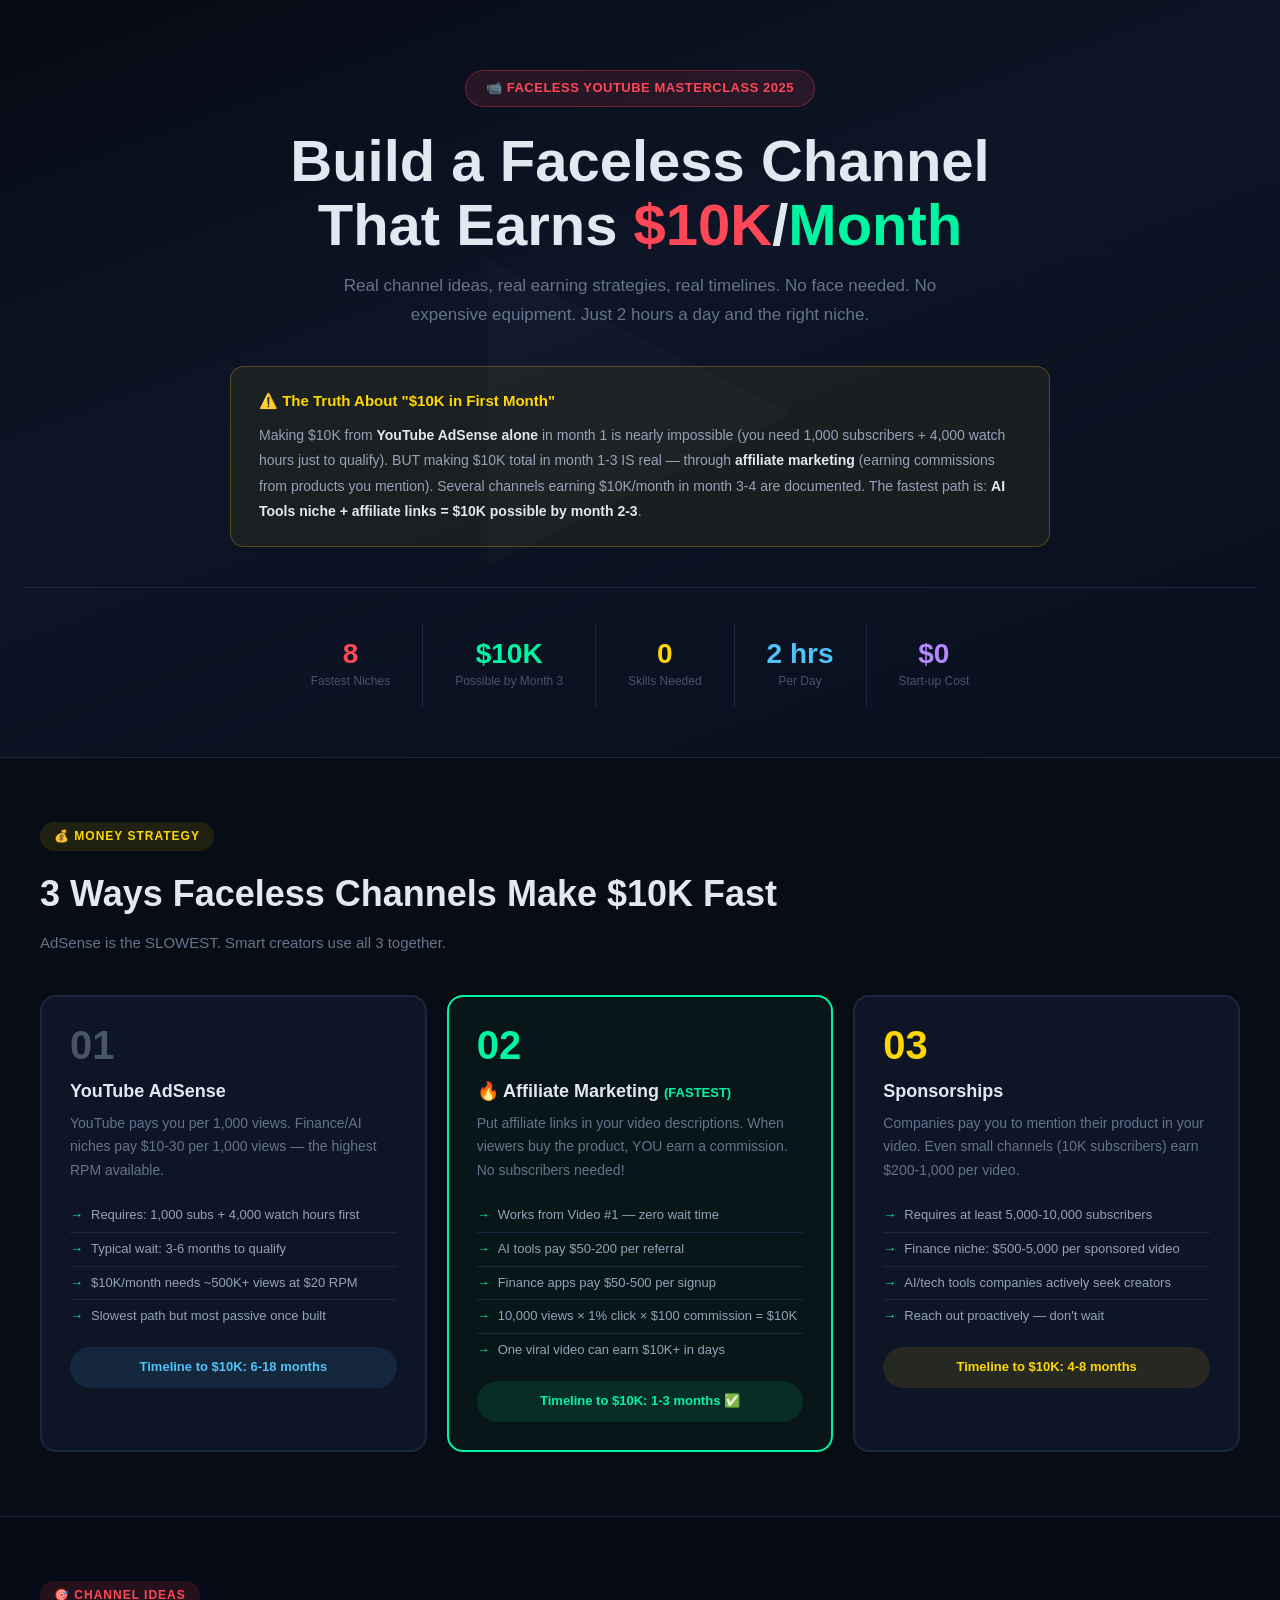
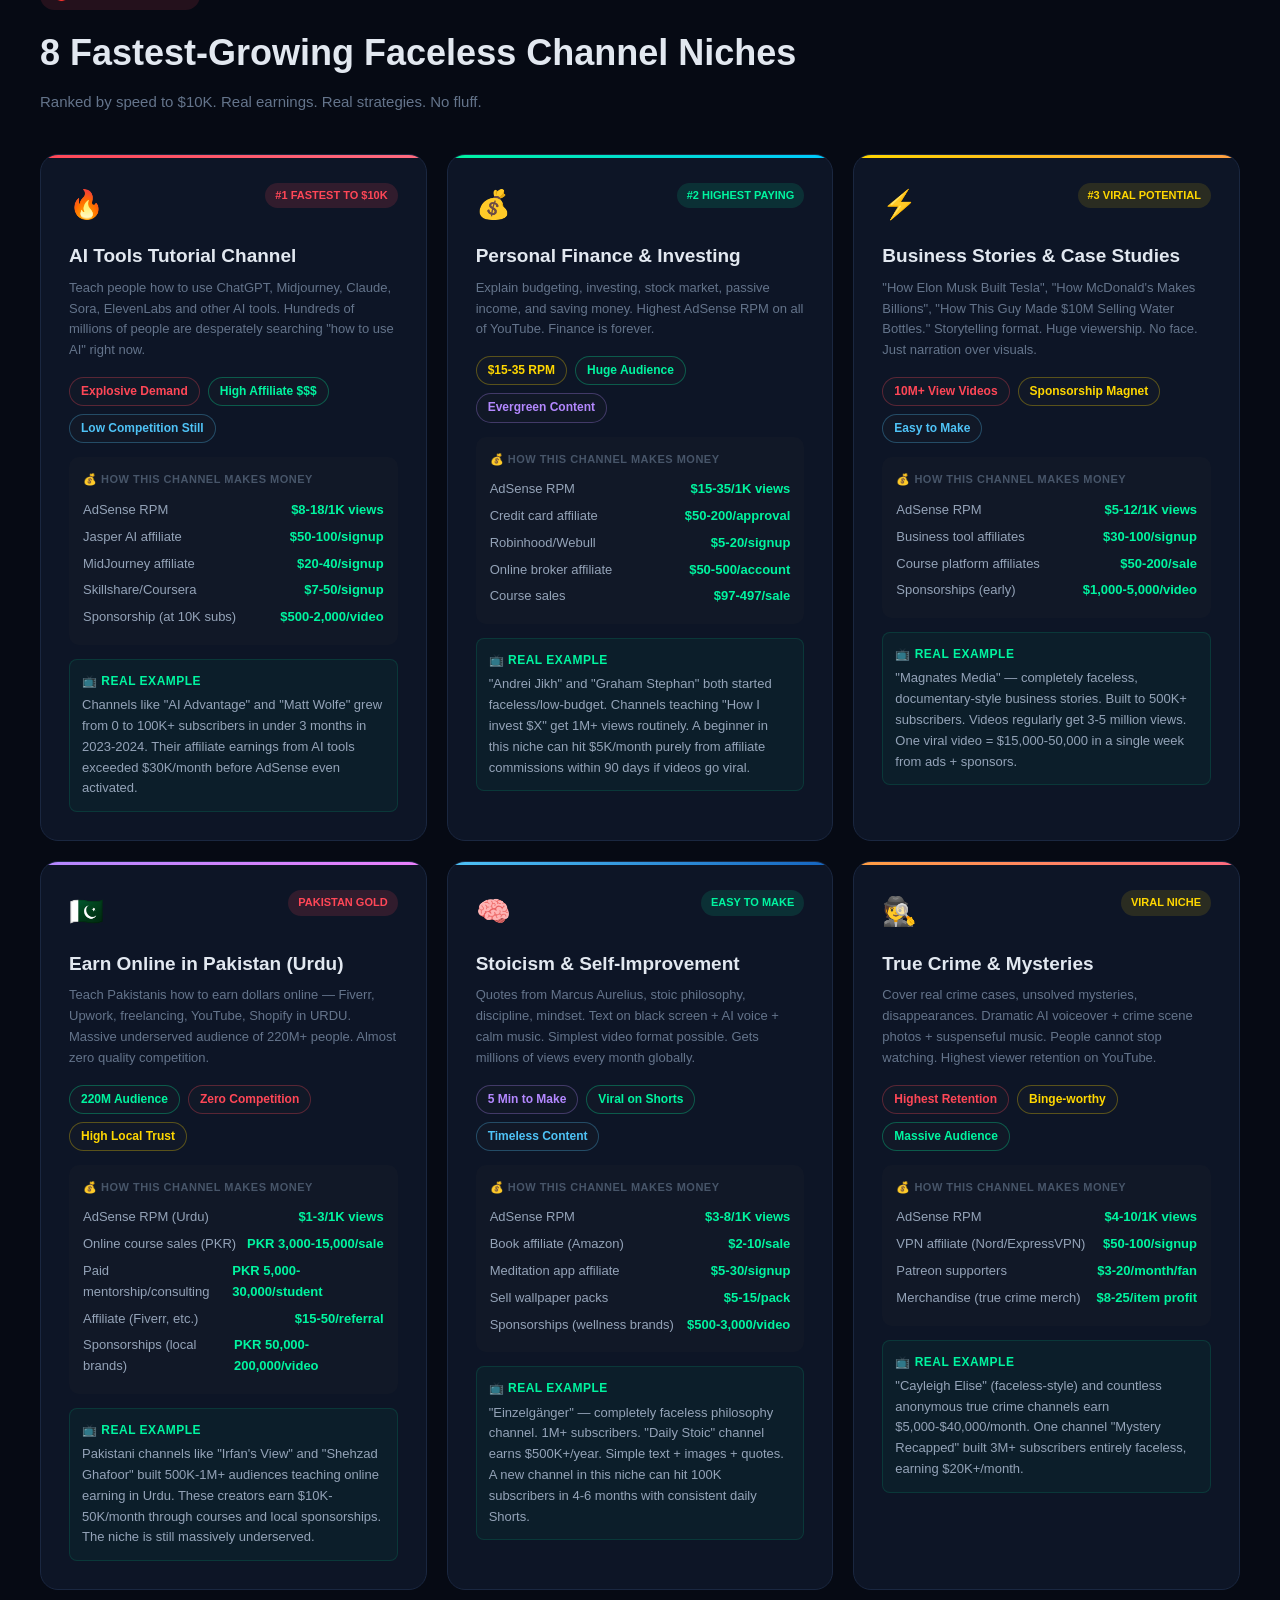
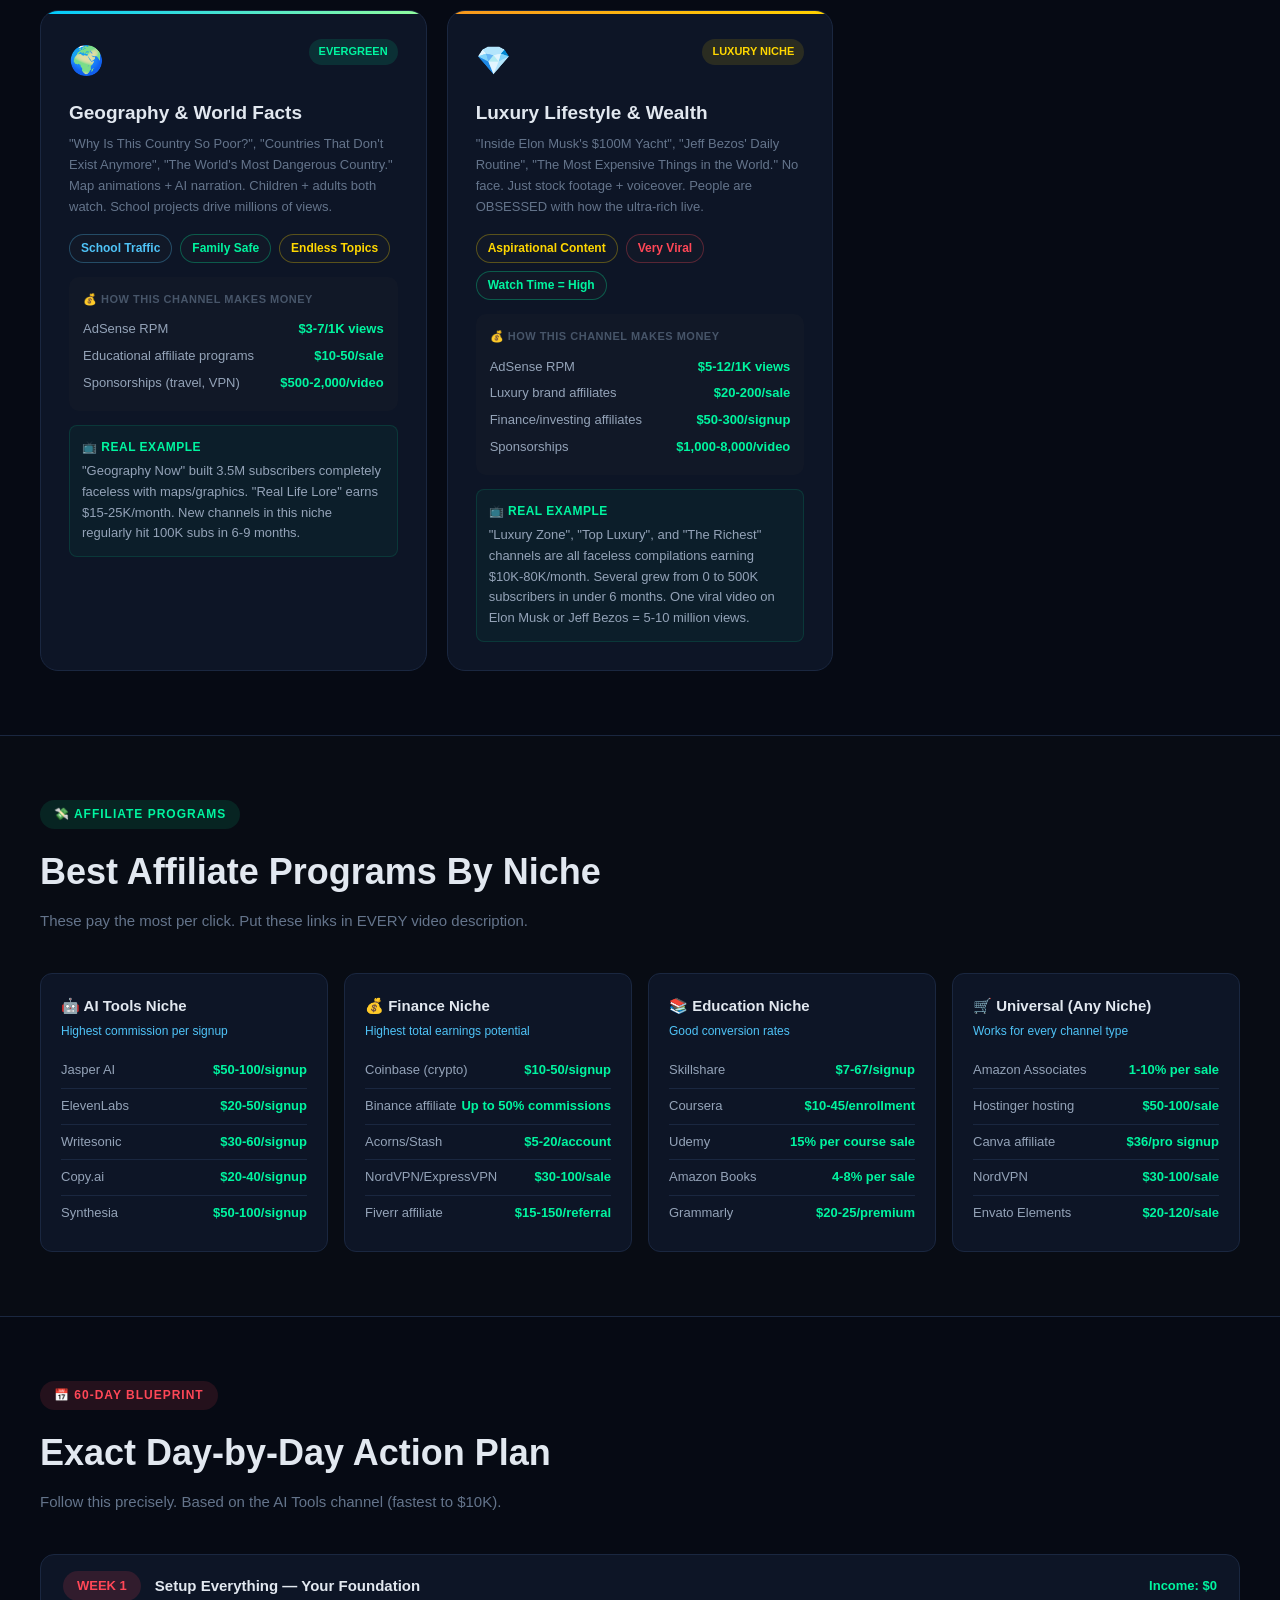
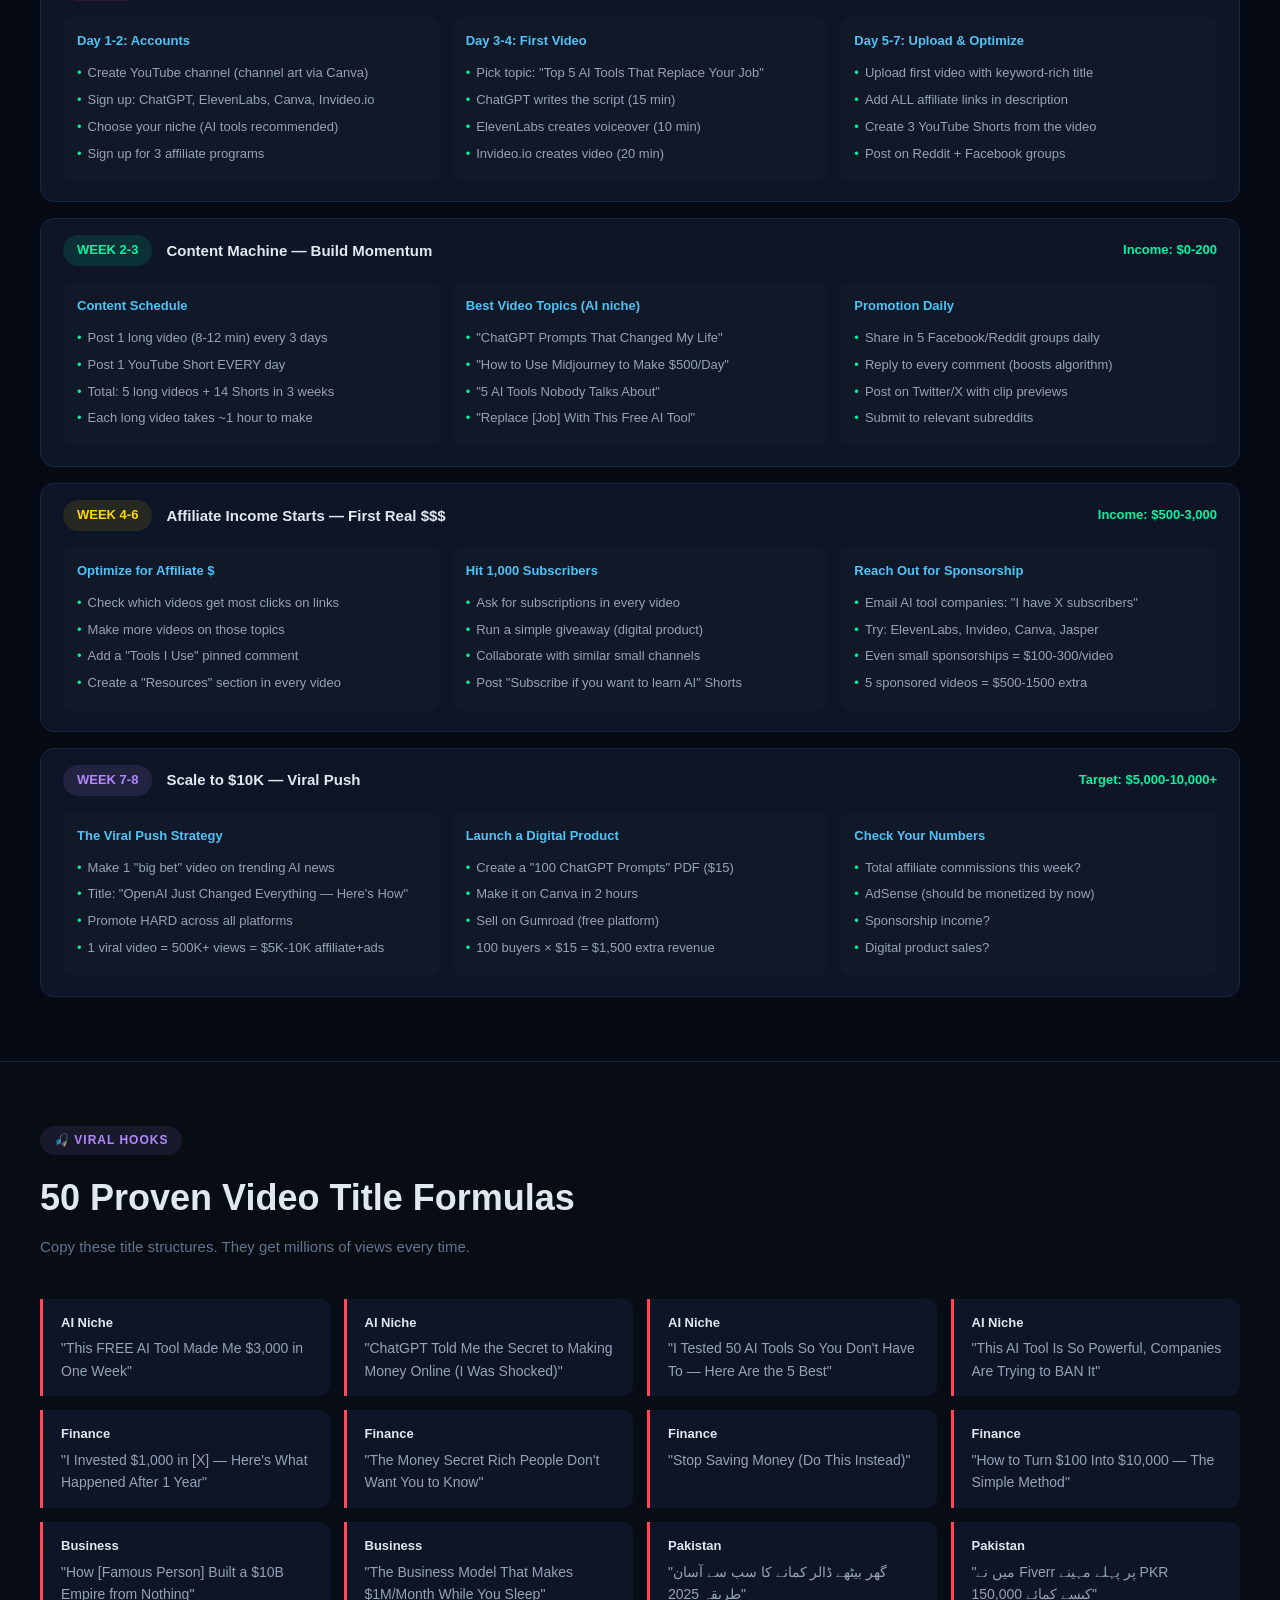
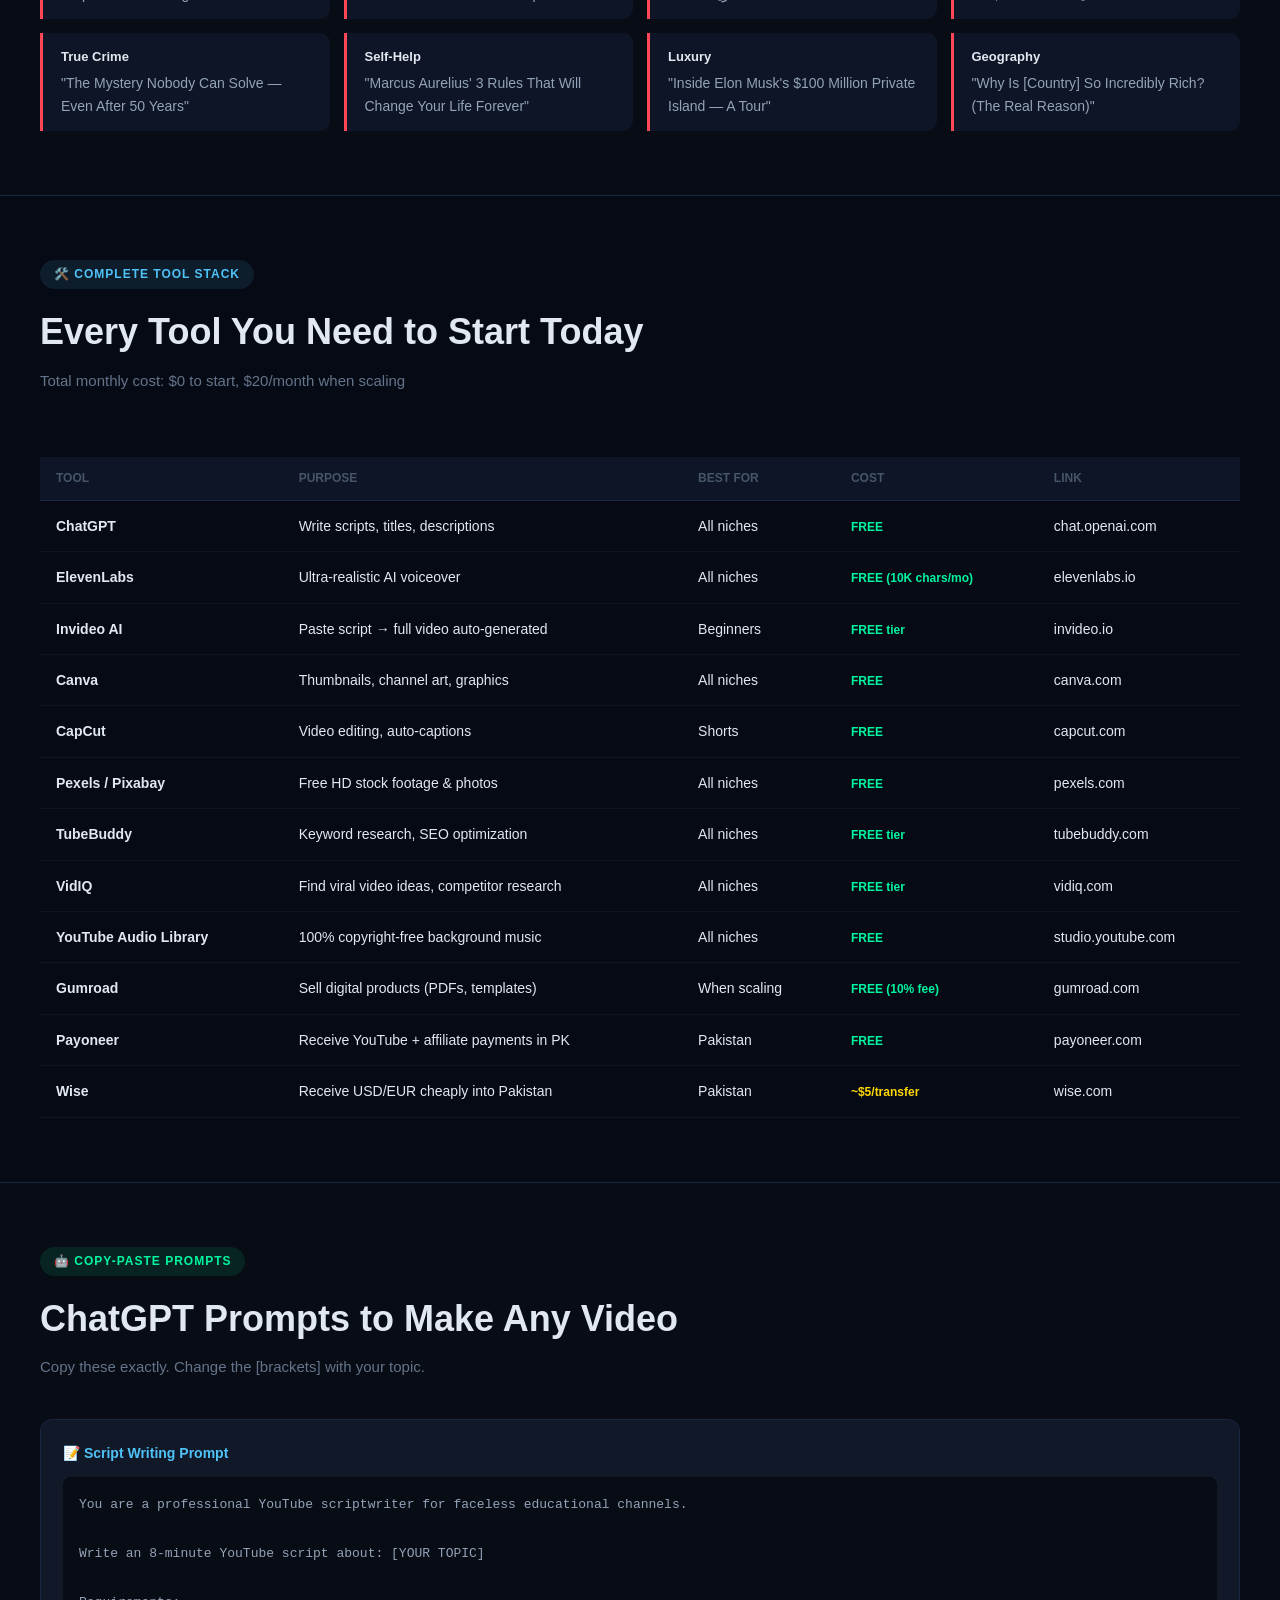
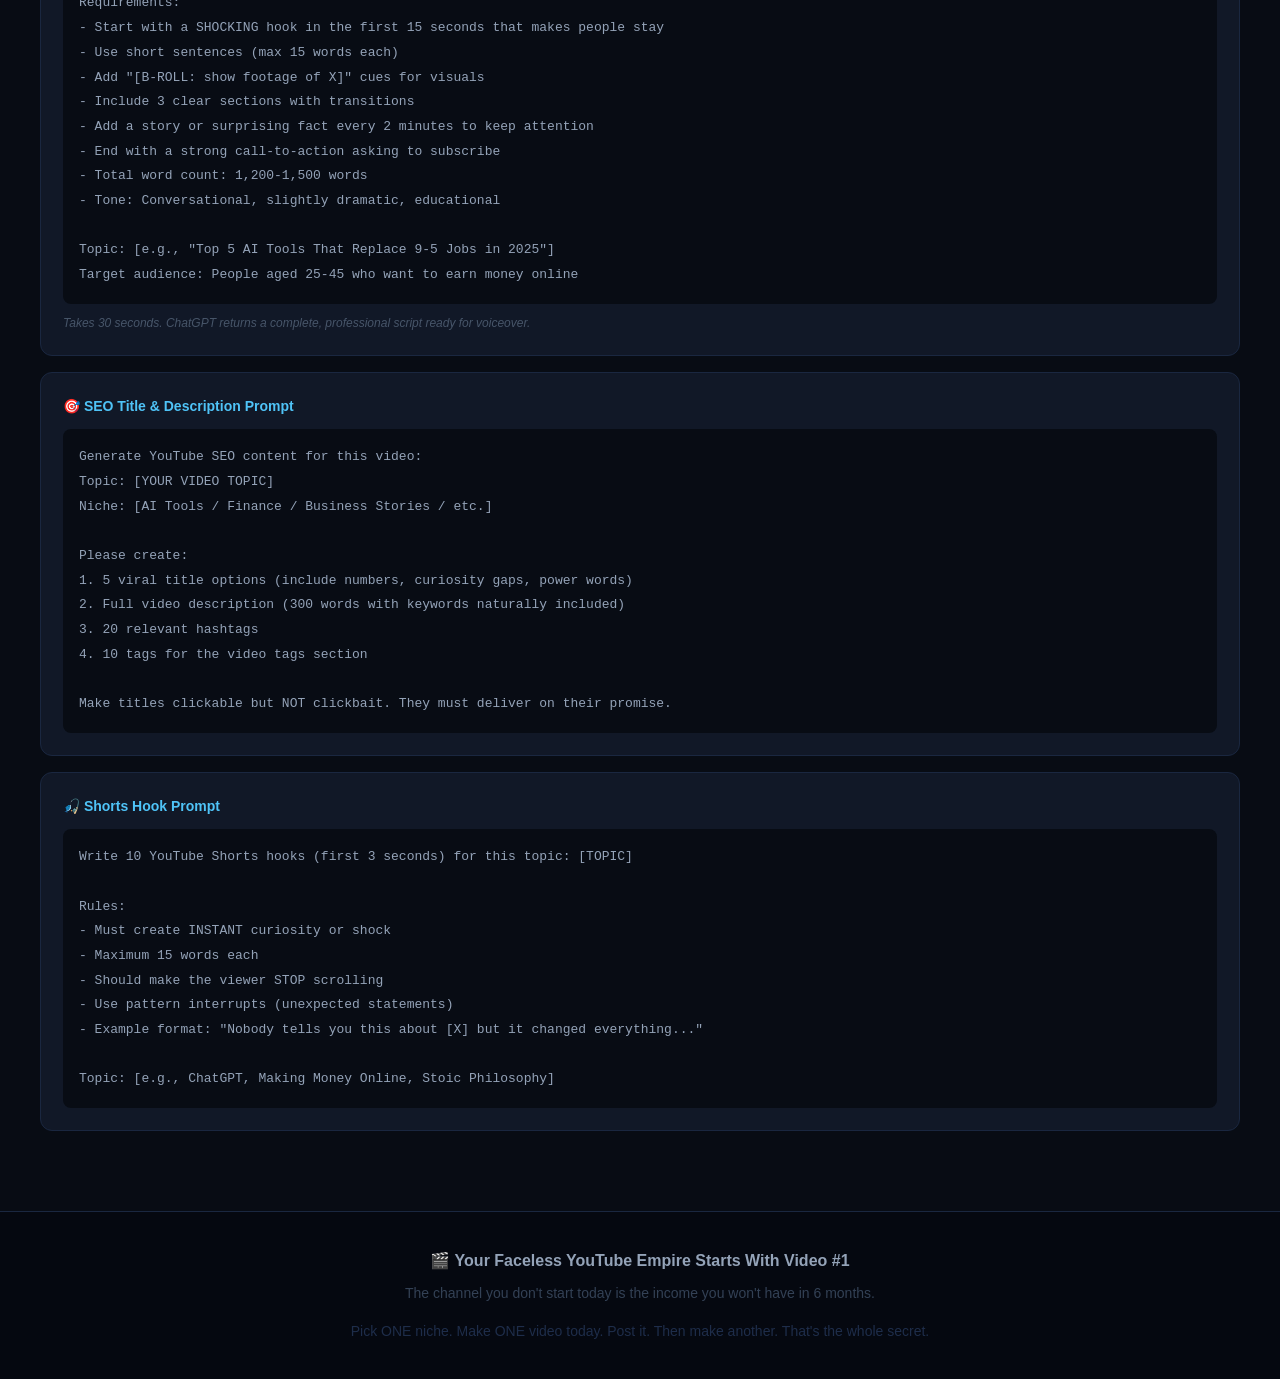
<file: zero-skill-business/youtube-masterclass.html>
<!DOCTYPE html>
<html lang="en">
<head>
<meta charset="UTF-8"/>
<meta name="viewport" content="width=device-width, initial-scale=1.0"/>
<title>Faceless YouTube — $10K Fast Track Guide</title>
<style>
*{box-sizing:border-box;margin:0;padding:0}
body{font-family:'Segoe UI',sans-serif;background:#060a14;color:#e2e8f0;min-height:100vh;line-height:1.6}
:root{
  --red:#ff4757;--green:#00f5a0;--blue:#4fc3f7;
  --gold:#ffd700;--purple:#b388ff;--orange:#ff9f43;
  --card:#0d1526;--card2:#111827;--border:#1a2740;
}

/* ── HERO ── */
.hero{
  background:linear-gradient(160deg,#060a14 0%,#0d1526 40%,#0a0f1e 100%);
  padding:70px 24px 50px;text-align:center;
  border-bottom:1px solid var(--border);position:relative;overflow:hidden;
}
.hero::before{
  content:'▶';position:absolute;font-size:400px;opacity:0.02;
  top:50%;left:50%;transform:translate(-50%,-50%);pointer-events:none;
}
.pill{display:inline-block;background:rgba(255,71,87,0.12);color:var(--red);
  border:1px solid rgba(255,71,87,0.3);padding:7px 20px;border-radius:50px;
  font-size:13px;font-weight:700;margin-bottom:22px;letter-spacing:.5px}
.hero h1{font-size:clamp(30px,6vw,58px);font-weight:900;line-height:1.1;margin-bottom:16px}
.hero h1 em{color:var(--red);font-style:normal}
.hero h1 span{color:var(--green)}
.hero-sub{color:#64748b;font-size:17px;max-width:640px;margin:0 auto 36px;line-height:1.7}

/* truth banner */
.truth{background:rgba(255,215,0,0.06);border:1px solid rgba(255,215,0,0.25);
  border-radius:14px;padding:22px 28px;max-width:820px;margin:0 auto 40px;text-align:left}
.truth h3{color:var(--gold);font-size:15px;font-weight:800;margin-bottom:10px;display:flex;align-items:center;gap:8px}
.truth p{color:#94a3b8;font-size:14px;line-height:1.8}
.truth strong{color:#e2e8f0}

.hero-bars{display:flex;justify-content:center;gap:0;flex-wrap:wrap;margin-top:36px;border-top:1px solid var(--border);padding-top:36px}
.hbar{padding:16px 32px;border-right:1px solid var(--border);text-align:center}
.hbar:last-child{border:none}
.hbar big{display:block;font-size:28px;font-weight:900;line-height:1}
.hbar small{font-size:12px;color:#475569;margin-top:4px;display:block}

/* ── SECTION ── */
.section{padding:64px 24px}
.wrap{max-width:1200px;margin:0 auto}
.lbl{display:inline-block;padding:5px 14px;border-radius:50px;font-size:12px;
  font-weight:700;text-transform:uppercase;letter-spacing:1px;margin-bottom:14px}
.lbl-red{background:rgba(255,71,87,.12);color:var(--red)}
.lbl-green{background:rgba(0,245,160,.1);color:var(--green)}
.lbl-blue{background:rgba(79,195,247,.1);color:var(--blue)}
.lbl-gold{background:rgba(255,215,0,.1);color:var(--gold)}
.lbl-purple{background:rgba(179,136,255,.1);color:var(--purple)}
h2{font-size:clamp(22px,3.5vw,36px);font-weight:900;margin-bottom:8px}
.sub{color:#64748b;font-size:15px;margin-bottom:40px;max-width:640px}

/* ── CHANNEL CARDS ── */
.channels{display:grid;grid-template-columns:repeat(auto-fit,minmax(340px,1fr));gap:20px}
.ch-card{background:var(--card);border:1px solid var(--border);border-radius:18px;
  padding:28px;position:relative;overflow:hidden;transition:all .3s}
.ch-card:hover{transform:translateY(-5px);border-color:#2d3f5e;box-shadow:0 24px 48px rgba(0,0,0,.5)}
.ch-card::after{content:'';position:absolute;top:0;left:0;right:0;height:3px;border-radius:18px 18px 0 0}
.g1::after{background:linear-gradient(90deg,#ff4757,#ff6b81)}
.g2::after{background:linear-gradient(90deg,#00f5a0,#00c9ff)}
.g3::after{background:linear-gradient(90deg,#ffd700,#ff9f43)}
.g4::after{background:linear-gradient(90deg,#b388ff,#ea80fc)}
.g5::after{background:linear-gradient(90deg,#4fc3f7,#1565c0)}
.g6::after{background:linear-gradient(90deg,#ff9f43,#ff6b81)}
.g7::after{background:linear-gradient(90deg,#00c9ff,#92fe9d)}
.g8::after{background:linear-gradient(90deg,#f7971e,#ffd200)}

.ch-top{display:flex;justify-content:space-between;align-items:flex-start;margin-bottom:14px}
.ch-rank{font-size:28px}
.ch-badge{padding:4px 10px;border-radius:50px;font-size:11px;font-weight:800}
.badge-fire{background:rgba(255,71,87,.15);color:var(--red)}
.badge-money{background:rgba(0,245,160,.12);color:var(--green)}
.badge-fast{background:rgba(255,215,0,.12);color:var(--gold)}
.ch-title{font-size:19px;font-weight:800;margin-bottom:6px}
.ch-sub{color:#64748b;font-size:13px;line-height:1.6;margin-bottom:16px}
.ch-meta{display:flex;flex-wrap:wrap;gap:8px;margin-bottom:14px}
.meta-chip{padding:4px 11px;border-radius:50px;font-size:12px;font-weight:600;background:#111827;border:1px solid var(--border)}
.mc-red{color:var(--red);border-color:rgba(255,71,87,.3)}
.mc-green{color:var(--green);border-color:rgba(0,245,160,.3)}
.mc-gold{color:var(--gold);border-color:rgba(255,215,0,.3)}
.mc-blue{color:var(--blue);border-color:rgba(79,195,247,.3)}
.mc-purple{color:var(--purple);border-color:rgba(179,136,255,.3)}

.ch-earn{background:#111827;border-radius:10px;padding:14px;margin-bottom:14px}
.ch-earn-title{font-size:11px;color:#475569;font-weight:700;text-transform:uppercase;letter-spacing:.5px;margin-bottom:8px}
.earn-row{display:flex;justify-content:space-between;font-size:13px;padding:3px 0}
.earn-row span:first-child{color:#94a3b8}
.earn-row span:last-child{font-weight:700;color:var(--green)}

.ch-example{background:rgba(0,245,160,.04);border:1px solid rgba(0,245,160,.12);
  border-radius:8px;padding:12px;font-size:13px;color:#94a3b8}
.ch-example strong{color:var(--green);display:block;margin-bottom:4px;font-size:12px;text-transform:uppercase;letter-spacing:.5px}

/* ── REAL STORY ── */
.story-grid{display:grid;grid-template-columns:repeat(auto-fit,minmax(300px,1fr));gap:20px}
.story-card{background:var(--card);border:1px solid var(--border);border-radius:16px;padding:24px}
.story-icon{font-size:36px;margin-bottom:14px}
.story-card h3{font-size:16px;font-weight:800;margin-bottom:8px}
.story-card p{font-size:14px;color:#64748b;line-height:1.7}
.story-card .result{margin-top:14px;padding:10px 14px;background:#111827;border-radius:8px;font-size:13px}
.story-card .result span{color:var(--green);font-weight:700}

/* ── 3 PATHS ── */
.paths{display:grid;grid-template-columns:repeat(auto-fit,minmax(300px,1fr));gap:20px}
.path-card{background:var(--card);border:2px solid var(--border);border-radius:16px;padding:28px}
.path-card.highlight{border-color:var(--green);background:rgba(0,245,160,.04)}
.path-num{font-size:40px;font-weight:900;margin-bottom:12px;line-height:1}
.path-card h3{font-size:18px;font-weight:800;margin-bottom:6px}
.path-card p{color:#64748b;font-size:14px;margin-bottom:16px;line-height:1.7}
.path-steps{list-style:none}
.path-steps li{font-size:13px;color:#94a3b8;padding:6px 0;border-bottom:1px solid var(--border);display:flex;gap:8px;align-items:flex-start}
.path-steps li:last-child{border:none}
.path-steps li::before{content:'→';color:var(--green);font-weight:700;flex-shrink:0}
.path-income{margin-top:14px;padding:10px 16px;border-radius:50px;font-size:13px;font-weight:700;text-align:center}
.pi-green{background:rgba(0,245,160,.1);color:var(--green)}
.pi-gold{background:rgba(255,215,0,.1);color:var(--gold)}
.pi-blue{background:rgba(79,195,247,.1);color:var(--blue)}

/* ── 60-DAY PLAN ── */
.week-grid{display:grid;gap:16px}
.week{background:var(--card);border:1px solid var(--border);border-radius:14px;overflow:hidden}
.week-header{padding:16px 22px;display:flex;align-items:center;gap:14px;cursor:pointer}
.week-label{padding:5px 14px;border-radius:50px;font-size:13px;font-weight:700;flex-shrink:0}
.wl-red{background:rgba(255,71,87,.15);color:var(--red)}
.wl-green{background:rgba(0,245,160,.12);color:var(--green)}
.wl-gold{background:rgba(255,215,0,.1);color:var(--gold)}
.wl-purple{background:rgba(179,136,255,.12);color:var(--purple)}
.week-title{font-size:15px;font-weight:700}
.week-income{margin-left:auto;font-size:13px;font-weight:700;color:var(--green)}
.week-body{padding:0 22px 20px;display:grid;grid-template-columns:repeat(auto-fit,minmax(220px,1fr));gap:12px}
.day-block{background:#111827;border-radius:10px;padding:14px}
.day-block h4{font-size:13px;font-weight:700;margin-bottom:8px;color:var(--blue)}
.day-block ul{list-style:none}
.day-block li{font-size:13px;color:#94a3b8;padding:3px 0;display:flex;gap:6px}
.day-block li::before{content:'•';color:var(--green);flex-shrink:0}

/* ── TOOLS ── */
.tools-table{width:100%;border-collapse:collapse;margin-top:24px}
.tools-table th{background:#0d1526;padding:12px 16px;text-align:left;font-size:12px;
  font-weight:700;color:#475569;text-transform:uppercase;border-bottom:1px solid var(--border)}
.tools-table td{padding:14px 16px;border-bottom:1px solid rgba(255,255,255,.04);font-size:14px;vertical-align:middle}
.tools-table tr:hover td{background:rgba(255,255,255,.02)}
.t-free{color:var(--green);font-weight:700;font-size:12px}
.t-paid{color:var(--gold);font-weight:700;font-size:12px}

/* ── SCRIPT TEMPLATES ── */
.script-box{background:var(--card2);border:1px solid var(--border);border-radius:12px;padding:22px;margin-bottom:16px}
.script-box h4{color:var(--blue);font-size:14px;font-weight:700;margin-bottom:12px;display:flex;align-items:center;gap:8px}
.script-content{font-size:13px;color:#94a3b8;line-height:1.9;font-family:'Courier New',monospace;
  background:#080c14;border-radius:8px;padding:16px;white-space:pre-wrap}
.script-note{margin-top:10px;font-size:12px;color:#475569;font-style:italic}

/* ── AFFILIATE TABLES ── */
.aff-grid{display:grid;grid-template-columns:repeat(auto-fit,minmax(260px,1fr));gap:16px}
.aff-card{background:var(--card);border:1px solid var(--border);border-radius:12px;padding:20px}
.aff-card h4{font-size:15px;font-weight:700;margin-bottom:4px}
.aff-card .niche-tag{font-size:12px;color:var(--blue);margin-bottom:12px}
.aff-item{display:flex;justify-content:space-between;padding:7px 0;border-bottom:1px solid var(--border);font-size:13px}
.aff-item:last-child{border:none}
.aff-item span:first-child{color:#94a3b8}
.aff-item span:last-child{color:var(--green);font-weight:700}

/* ── VIRAL HOOKS ── */
.hooks-grid{display:grid;grid-template-columns:repeat(auto-fit,minmax(280px,1fr));gap:14px}
.hook-card{background:var(--card);border-left:3px solid var(--red);border-radius:0 10px 10px 0;padding:14px 18px;font-size:14px;color:#94a3b8;line-height:1.6}
.hook-card strong{color:#e2e8f0;display:block;margin-bottom:4px;font-size:13px}

/* ── FOOTER ── */
footer{background:#050810;border-top:1px solid var(--border);padding:36px 24px;text-align:center;color:#334155;font-size:14px}

@media(max-width:700px){
  .hbar{padding:14px 16px;border-right:none;border-bottom:1px solid var(--border)}
  .hbar:last-child{border:none}
}
</style>
</head>
<body>

<!-- ═══ HERO ═══ -->
<div class="hero">
  <div class="pill">📹 FACELESS YOUTUBE MASTERCLASS 2025</div>
  <h1>Build a Faceless Channel<br/>That Earns <em>$10K</em>/<span>Month</span></h1>
  <p class="hero-sub">Real channel ideas, real earning strategies, real timelines. No face needed. No expensive equipment. Just 2 hours a day and the right niche.</p>

  <div class="truth">
    <h3>⚠️ The Truth About "$10K in First Month"</h3>
    <p>
      Making $10K from <strong>YouTube AdSense alone</strong> in month 1 is nearly impossible (you need 1,000 subscribers + 4,000 watch hours just to qualify). BUT making $10K total in month 1-3 IS real — through <strong>affiliate marketing</strong> (earning commissions from products you mention). Several channels earning $10K/month in month 3-4 are documented. The fastest path is: <strong>AI Tools niche + affiliate links = $10K possible by month 2-3</strong>.
    </p>
  </div>

  <div class="hero-bars">
    <div class="hbar"><big style="color:var(--red)">8</big><small>Fastest Niches</small></div>
    <div class="hbar"><big style="color:var(--green)">$10K</big><small>Possible by Month 3</small></div>
    <div class="hbar"><big style="color:var(--gold)">0</big><small>Skills Needed</small></div>
    <div class="hbar"><big style="color:var(--blue)">2 hrs</big><small>Per Day</small></div>
    <div class="hbar"><big style="color:var(--purple)">$0</big><small>Start-up Cost</small></div>
  </div>
</div>

<!-- ═══ 3 WAYS TO MAKE MONEY ═══ -->
<div class="section" style="background:#080c14;border-bottom:1px solid var(--border)">
  <div class="wrap">
    <div class="lbl lbl-gold">💰 Money Strategy</div>
    <h2>3 Ways Faceless Channels Make $10K Fast</h2>
    <p class="sub">AdSense is the SLOWEST. Smart creators use all 3 together.</p>

    <div class="paths">
      <div class="path-card">
        <div class="path-num" style="color:#475569">01</div>
        <h3>YouTube AdSense</h3>
        <p>YouTube pays you per 1,000 views. Finance/AI niches pay $10-30 per 1,000 views — the highest RPM available.</p>
        <ul class="path-steps">
          <li>Requires: 1,000 subs + 4,000 watch hours first</li>
          <li>Typical wait: 3-6 months to qualify</li>
          <li>$10K/month needs ~500K+ views at $20 RPM</li>
          <li>Slowest path but most passive once built</li>
        </ul>
        <div class="path-income pi-blue">Timeline to $10K: 6-18 months</div>
      </div>

      <div class="path-card highlight">
        <div class="path-num" style="color:var(--green)">02</div>
        <h3>🔥 Affiliate Marketing <span style="font-size:13px;color:var(--green)">(FASTEST)</span></h3>
        <p>Put affiliate links in your video descriptions. When viewers buy the product, YOU earn a commission. No subscribers needed!</p>
        <ul class="path-steps">
          <li>Works from Video #1 — zero wait time</li>
          <li>AI tools pay $50-200 per referral</li>
          <li>Finance apps pay $50-500 per signup</li>
          <li>10,000 views × 1% click × $100 commission = $10K</li>
          <li>One viral video can earn $10K+ in days</li>
        </ul>
        <div class="path-income pi-green">Timeline to $10K: 1-3 months ✅</div>
      </div>

      <div class="path-card">
        <div class="path-num" style="color:var(--gold)">03</div>
        <h3>Sponsorships</h3>
        <p>Companies pay you to mention their product in your video. Even small channels (10K subscribers) earn $200-1,000 per video.</p>
        <ul class="path-steps">
          <li>Requires at least 5,000-10,000 subscribers</li>
          <li>Finance niche: $500-5,000 per sponsored video</li>
          <li>AI/tech tools companies actively seek creators</li>
          <li>Reach out proactively — don't wait</li>
        </ul>
        <div class="path-income pi-gold">Timeline to $10K: 4-8 months</div>
      </div>
    </div>
  </div>
</div>

<!-- ═══ CHANNEL IDEAS ═══ -->
<div class="section">
  <div class="wrap">
    <div class="lbl lbl-red">🎯 Channel Ideas</div>
    <h2>8 Fastest-Growing Faceless Channel Niches</h2>
    <p class="sub">Ranked by speed to $10K. Real earnings. Real strategies. No fluff.</p>

    <div class="channels">

      <!-- 1 -->
      <div class="ch-card g1">
        <div class="ch-top">
          <span class="ch-rank">🔥</span>
          <span class="ch-badge badge-fire">#1 FASTEST TO $10K</span>
        </div>
        <div class="ch-title">AI Tools Tutorial Channel</div>
        <div class="ch-sub">Teach people how to use ChatGPT, Midjourney, Claude, Sora, ElevenLabs and other AI tools. Hundreds of millions of people are desperately searching "how to use AI" right now.</div>
        <div class="ch-meta">
          <span class="meta-chip mc-red">Explosive Demand</span>
          <span class="meta-chip mc-green">High Affiliate $$$</span>
          <span class="meta-chip mc-blue">Low Competition Still</span>
        </div>
        <div class="ch-earn">
          <div class="ch-earn-title">💰 How This Channel Makes Money</div>
          <div class="earn-row"><span>AdSense RPM</span><span>$8-18/1K views</span></div>
          <div class="earn-row"><span>Jasper AI affiliate</span><span>$50-100/signup</span></div>
          <div class="earn-row"><span>MidJourney affiliate</span><span>$20-40/signup</span></div>
          <div class="earn-row"><span>Skillshare/Coursera</span><span>$7-50/signup</span></div>
          <div class="earn-row"><span>Sponsorship (at 10K subs)</span><span>$500-2,000/video</span></div>
        </div>
        <div class="ch-example">
          <strong>📺 Real Example</strong>
          Channels like "AI Advantage" and "Matt Wolfe" grew from 0 to 100K+ subscribers in under 3 months in 2023-2024. Their affiliate earnings from AI tools exceeded $30K/month before AdSense even activated.
        </div>
      </div>

      <!-- 2 -->
      <div class="ch-card g2">
        <div class="ch-top">
          <span class="ch-rank">💰</span>
          <span class="ch-badge badge-money">#2 HIGHEST PAYING</span>
        </div>
        <div class="ch-title">Personal Finance & Investing</div>
        <div class="ch-sub">Explain budgeting, investing, stock market, passive income, and saving money. Highest AdSense RPM on all of YouTube. Finance is forever.</div>
        <div class="ch-meta">
          <span class="meta-chip mc-gold">$15-35 RPM</span>
          <span class="meta-chip mc-green">Huge Audience</span>
          <span class="meta-chip mc-purple">Evergreen Content</span>
        </div>
        <div class="ch-earn">
          <div class="ch-earn-title">💰 How This Channel Makes Money</div>
          <div class="earn-row"><span>AdSense RPM</span><span>$15-35/1K views</span></div>
          <div class="earn-row"><span>Credit card affiliate</span><span>$50-200/approval</span></div>
          <div class="earn-row"><span>Robinhood/Webull</span><span>$5-20/signup</span></div>
          <div class="earn-row"><span>Online broker affiliate</span><span>$50-500/account</span></div>
          <div class="earn-row"><span>Course sales</span><span>$97-497/sale</span></div>
        </div>
        <div class="ch-example">
          <strong>📺 Real Example</strong>
          "Andrei Jikh" and "Graham Stephan" both started faceless/low-budget. Channels teaching "How I invest $X" get 1M+ views routinely. A beginner in this niche can hit $5K/month purely from affiliate commissions within 90 days if videos go viral.
        </div>
      </div>

      <!-- 3 -->
      <div class="ch-card g3">
        <div class="ch-top">
          <span class="ch-rank">⚡</span>
          <span class="ch-badge badge-fast">#3 VIRAL POTENTIAL</span>
        </div>
        <div class="ch-title">Business Stories & Case Studies</div>
        <div class="ch-sub">"How Elon Musk Built Tesla", "How McDonald's Makes Billions", "How This Guy Made $10M Selling Water Bottles." Storytelling format. Huge viewership. No face. Just narration over visuals.</div>
        <div class="ch-meta">
          <span class="meta-chip mc-red">10M+ View Videos</span>
          <span class="meta-chip mc-gold">Sponsorship Magnet</span>
          <span class="meta-chip mc-blue">Easy to Make</span>
        </div>
        <div class="ch-earn">
          <div class="ch-earn-title">💰 How This Channel Makes Money</div>
          <div class="earn-row"><span>AdSense RPM</span><span>$5-12/1K views</span></div>
          <div class="earn-row"><span>Business tool affiliates</span><span>$30-100/signup</span></div>
          <div class="earn-row"><span>Course platform affiliates</span><span>$50-200/sale</span></div>
          <div class="earn-row"><span>Sponsorships (early)</span><span>$1,000-5,000/video</span></div>
        </div>
        <div class="ch-example">
          <strong>📺 Real Example</strong>
          "Magnates Media" — completely faceless, documentary-style business stories. Built to 500K+ subscribers. Videos regularly get 3-5 million views. One viral video = $15,000-50,000 in a single week from ads + sponsors.
        </div>
      </div>

      <!-- 4 -->
      <div class="ch-card g4">
        <div class="ch-top">
          <span class="ch-rank">🇵🇰</span>
          <span class="ch-badge badge-fire">PAKISTAN GOLD</span>
        </div>
        <div class="ch-title">Earn Online in Pakistan (Urdu)</div>
        <div class="ch-sub">Teach Pakistanis how to earn dollars online — Fiverr, Upwork, freelancing, YouTube, Shopify in URDU. Massive underserved audience of 220M+ people. Almost zero quality competition.</div>
        <div class="ch-meta">
          <span class="meta-chip mc-green">220M Audience</span>
          <span class="meta-chip mc-red">Zero Competition</span>
          <span class="meta-chip mc-gold">High Local Trust</span>
        </div>
        <div class="ch-earn">
          <div class="ch-earn-title">💰 How This Channel Makes Money</div>
          <div class="earn-row"><span>AdSense RPM (Urdu)</span><span>$1-3/1K views</span></div>
          <div class="earn-row"><span>Online course sales (PKR)</span><span>PKR 3,000-15,000/sale</span></div>
          <div class="earn-row"><span>Paid mentorship/consulting</span><span>PKR 5,000-30,000/student</span></div>
          <div class="earn-row"><span>Affiliate (Fiverr, etc.)</span><span>$15-50/referral</span></div>
          <div class="earn-row"><span>Sponsorships (local brands)</span><span>PKR 50,000-200,000/video</span></div>
        </div>
        <div class="ch-example">
          <strong>📺 Real Example</strong>
          Pakistani channels like "Irfan's View" and "Shehzad Ghafoor" built 500K-1M+ audiences teaching online earning in Urdu. These creators earn $10K-50K/month through courses and local sponsorships. The niche is still massively underserved.
        </div>
      </div>

      <!-- 5 -->
      <div class="ch-card g5">
        <div class="ch-top">
          <span class="ch-rank">🧠</span>
          <span class="ch-badge badge-money">EASY TO MAKE</span>
        </div>
        <div class="ch-title">Stoicism & Self-Improvement</div>
        <div class="ch-sub">Quotes from Marcus Aurelius, stoic philosophy, discipline, mindset. Text on black screen + AI voice + calm music. Simplest video format possible. Gets millions of views every month globally.</div>
        <div class="ch-meta">
          <span class="meta-chip mc-purple">5 Min to Make</span>
          <span class="meta-chip mc-green">Viral on Shorts</span>
          <span class="meta-chip mc-blue">Timeless Content</span>
        </div>
        <div class="ch-earn">
          <div class="ch-earn-title">💰 How This Channel Makes Money</div>
          <div class="earn-row"><span>AdSense RPM</span><span>$3-8/1K views</span></div>
          <div class="earn-row"><span>Book affiliate (Amazon)</span><span>$2-10/sale</span></div>
          <div class="earn-row"><span>Meditation app affiliate</span><span>$5-30/signup</span></div>
          <div class="earn-row"><span>Sell wallpaper packs</span><span>$5-15/pack</span></div>
          <div class="earn-row"><span>Sponsorships (wellness brands)</span><span>$500-3,000/video</span></div>
        </div>
        <div class="ch-example">
          <strong>📺 Real Example</strong>
          "Einzelgänger" — completely faceless philosophy channel. 1M+ subscribers. "Daily Stoic" channel earns $500K+/year. Simple text + images + quotes. A new channel in this niche can hit 100K subscribers in 4-6 months with consistent daily Shorts.
        </div>
      </div>

      <!-- 6 -->
      <div class="ch-card g6">
        <div class="ch-top">
          <span class="ch-rank">🕵️</span>
          <span class="ch-badge badge-fast">VIRAL NICHE</span>
        </div>
        <div class="ch-title">True Crime & Mysteries</div>
        <div class="ch-sub">Cover real crime cases, unsolved mysteries, disappearances. Dramatic AI voiceover + crime scene photos + suspenseful music. People cannot stop watching. Highest viewer retention on YouTube.</div>
        <div class="ch-meta">
          <span class="meta-chip mc-red">Highest Retention</span>
          <span class="meta-chip mc-gold">Binge-worthy</span>
          <span class="meta-chip mc-green">Massive Audience</span>
        </div>
        <div class="ch-earn">
          <div class="ch-earn-title">💰 How This Channel Makes Money</div>
          <div class="earn-row"><span>AdSense RPM</span><span>$4-10/1K views</span></div>
          <div class="earn-row"><span>VPN affiliate (Nord/ExpressVPN)</span><span>$50-100/signup</span></div>
          <div class="earn-row"><span>Patreon supporters</span><span>$3-20/month/fan</span></div>
          <div class="earn-row"><span>Merchandise (true crime merch)</span><span>$8-25/item profit</span></div>
        </div>
        <div class="ch-example">
          <strong>📺 Real Example</strong>
          "Cayleigh Elise" (faceless-style) and countless anonymous true crime channels earn $5,000-$40,000/month. One channel "Mystery Recapped" built 3M+ subscribers entirely faceless, earning $20K+/month.
        </div>
      </div>

      <!-- 7 -->
      <div class="ch-card g7">
        <div class="ch-top">
          <span class="ch-rank">🌍</span>
          <span class="ch-badge badge-money">EVERGREEN</span>
        </div>
        <div class="ch-title">Geography & World Facts</div>
        <div class="ch-sub">"Why Is This Country So Poor?", "Countries That Don't Exist Anymore", "The World's Most Dangerous Country." Map animations + AI narration. Children + adults both watch. School projects drive millions of views.</div>
        <div class="ch-meta">
          <span class="meta-chip mc-blue">School Traffic</span>
          <span class="meta-chip mc-green">Family Safe</span>
          <span class="meta-chip mc-gold">Endless Topics</span>
        </div>
        <div class="ch-earn">
          <div class="ch-earn-title">💰 How This Channel Makes Money</div>
          <div class="earn-row"><span>AdSense RPM</span><span>$3-7/1K views</span></div>
          <div class="earn-row"><span>Educational affiliate programs</span><span>$10-50/sale</span></div>
          <div class="earn-row"><span>Sponsorships (travel, VPN)</span><span>$500-2,000/video</span></div>
        </div>
        <div class="ch-example">
          <strong>📺 Real Example</strong>
          "Geography Now" built 3.5M subscribers completely faceless with maps/graphics. "Real Life Lore" earns $15-25K/month. New channels in this niche regularly hit 100K subs in 6-9 months.
        </div>
      </div>

      <!-- 8 -->
      <div class="ch-card g8">
        <div class="ch-top">
          <span class="ch-rank">💎</span>
          <span class="ch-badge badge-fast">LUXURY NICHE</span>
        </div>
        <div class="ch-title">Luxury Lifestyle & Wealth</div>
        <div class="ch-sub">"Inside Elon Musk's $100M Yacht", "Jeff Bezos' Daily Routine", "The Most Expensive Things in the World." No face. Just stock footage + voiceover. People are OBSESSED with how the ultra-rich live.</div>
        <div class="ch-meta">
          <span class="meta-chip mc-gold">Aspirational Content</span>
          <span class="meta-chip mc-red">Very Viral</span>
          <span class="meta-chip mc-green">Watch Time = High</span>
        </div>
        <div class="ch-earn">
          <div class="ch-earn-title">💰 How This Channel Makes Money</div>
          <div class="earn-row"><span>AdSense RPM</span><span>$5-12/1K views</span></div>
          <div class="earn-row"><span>Luxury brand affiliates</span><span>$20-200/sale</span></div>
          <div class="earn-row"><span>Finance/investing affiliates</span><span>$50-300/signup</span></div>
          <div class="earn-row"><span>Sponsorships</span><span>$1,000-8,000/video</span></div>
        </div>
        <div class="ch-example">
          <strong>📺 Real Example</strong>
          "Luxury Zone", "Top Luxury", and "The Richest" channels are all faceless compilations earning $10K-80K/month. Several grew from 0 to 500K subscribers in under 6 months. One viral video on Elon Musk or Jeff Bezos = 5-10 million views.
        </div>
      </div>

    </div>
  </div>
</div>

<!-- ═══ AFFILIATE MONEY ═══ -->
<div class="section" style="background:#080c14;border-top:1px solid var(--border);border-bottom:1px solid var(--border)">
  <div class="wrap">
    <div class="lbl lbl-green">💸 Affiliate Programs</div>
    <h2>Best Affiliate Programs By Niche</h2>
    <p class="sub">These pay the most per click. Put these links in EVERY video description.</p>

    <div class="aff-grid">
      <div class="aff-card">
        <h4>🤖 AI Tools Niche</h4>
        <div class="niche-tag">Highest commission per signup</div>
        <div class="aff-item"><span>Jasper AI</span><span>$50-100/signup</span></div>
        <div class="aff-item"><span>ElevenLabs</span><span>$20-50/signup</span></div>
        <div class="aff-item"><span>Writesonic</span><span>$30-60/signup</span></div>
        <div class="aff-item"><span>Copy.ai</span><span>$20-40/signup</span></div>
        <div class="aff-item"><span>Synthesia</span><span>$50-100/signup</span></div>
      </div>

      <div class="aff-card">
        <h4>💰 Finance Niche</h4>
        <div class="niche-tag">Highest total earnings potential</div>
        <div class="aff-item"><span>Coinbase (crypto)</span><span>$10-50/signup</span></div>
        <div class="aff-item"><span>Binance affiliate</span><span>Up to 50% commissions</span></div>
        <div class="aff-item"><span>Acorns/Stash</span><span>$5-20/account</span></div>
        <div class="aff-item"><span>NordVPN/ExpressVPN</span><span>$30-100/sale</span></div>
        <div class="aff-item"><span>Fiverr affiliate</span><span>$15-150/referral</span></div>
      </div>

      <div class="aff-card">
        <h4>📚 Education Niche</h4>
        <div class="niche-tag">Good conversion rates</div>
        <div class="aff-item"><span>Skillshare</span><span>$7-67/signup</span></div>
        <div class="aff-item"><span>Coursera</span><span>$10-45/enrollment</span></div>
        <div class="aff-item"><span>Udemy</span><span>15% per course sale</span></div>
        <div class="aff-item"><span>Amazon Books</span><span>4-8% per sale</span></div>
        <div class="aff-item"><span>Grammarly</span><span>$20-25/premium</span></div>
      </div>

      <div class="aff-card">
        <h4>🛒 Universal (Any Niche)</h4>
        <div class="niche-tag">Works for every channel type</div>
        <div class="aff-item"><span>Amazon Associates</span><span>1-10% per sale</span></div>
        <div class="aff-item"><span>Hostinger hosting</span><span>$50-100/sale</span></div>
        <div class="aff-item"><span>Canva affiliate</span><span>$36/pro signup</span></div>
        <div class="aff-item"><span>NordVPN</span><span>$30-100/sale</span></div>
        <div class="aff-item"><span>Envato Elements</span><span>$20-120/sale</span></div>
      </div>
    </div>
  </div>
</div>

<!-- ═══ 60-DAY PLAN ═══ -->
<div class="section">
  <div class="wrap">
    <div class="lbl lbl-red">📅 60-Day Blueprint</div>
    <h2>Exact Day-by-Day Action Plan</h2>
    <p class="sub">Follow this precisely. Based on the AI Tools channel (fastest to $10K).</p>

    <div class="week-grid">

      <div class="week">
        <div class="week-header">
          <span class="week-label wl-red">WEEK 1</span>
          <span class="week-title">Setup Everything — Your Foundation</span>
          <span class="week-income">Income: $0</span>
        </div>
        <div class="week-body">
          <div class="day-block">
            <h4>Day 1-2: Accounts</h4>
            <ul>
              <li>Create YouTube channel (channel art via Canva)</li>
              <li>Sign up: ChatGPT, ElevenLabs, Canva, Invideo.io</li>
              <li>Choose your niche (AI tools recommended)</li>
              <li>Sign up for 3 affiliate programs</li>
            </ul>
          </div>
          <div class="day-block">
            <h4>Day 3-4: First Video</h4>
            <ul>
              <li>Pick topic: "Top 5 AI Tools That Replace Your Job"</li>
              <li>ChatGPT writes the script (15 min)</li>
              <li>ElevenLabs creates voiceover (10 min)</li>
              <li>Invideo.io creates video (20 min)</li>
            </ul>
          </div>
          <div class="day-block">
            <h4>Day 5-7: Upload & Optimize</h4>
            <ul>
              <li>Upload first video with keyword-rich title</li>
              <li>Add ALL affiliate links in description</li>
              <li>Create 3 YouTube Shorts from the video</li>
              <li>Post on Reddit + Facebook groups</li>
            </ul>
          </div>
        </div>
      </div>

      <div class="week">
        <div class="week-header">
          <span class="week-label wl-green">WEEK 2-3</span>
          <span class="week-title">Content Machine — Build Momentum</span>
          <span class="week-income">Income: $0-200</span>
        </div>
        <div class="week-body">
          <div class="day-block">
            <h4>Content Schedule</h4>
            <ul>
              <li>Post 1 long video (8-12 min) every 3 days</li>
              <li>Post 1 YouTube Short EVERY day</li>
              <li>Total: 5 long videos + 14 Shorts in 3 weeks</li>
              <li>Each long video takes ~1 hour to make</li>
            </ul>
          </div>
          <div class="day-block">
            <h4>Best Video Topics (AI niche)</h4>
            <ul>
              <li>"ChatGPT Prompts That Changed My Life"</li>
              <li>"How to Use Midjourney to Make $500/Day"</li>
              <li>"5 AI Tools Nobody Talks About"</li>
              <li>"Replace [Job] With This Free AI Tool"</li>
            </ul>
          </div>
          <div class="day-block">
            <h4>Promotion Daily</h4>
            <ul>
              <li>Share in 5 Facebook/Reddit groups daily</li>
              <li>Reply to every comment (boosts algorithm)</li>
              <li>Post on Twitter/X with clip previews</li>
              <li>Submit to relevant subreddits</li>
            </ul>
          </div>
        </div>
      </div>

      <div class="week">
        <div class="week-header">
          <span class="week-label wl-gold">WEEK 4-6</span>
          <span class="week-title">Affiliate Income Starts — First Real $$$</span>
          <span class="week-income">Income: $500-3,000</span>
        </div>
        <div class="week-body">
          <div class="day-block">
            <h4>Optimize for Affiliate $</h4>
            <ul>
              <li>Check which videos get most clicks on links</li>
              <li>Make more videos on those topics</li>
              <li>Add a "Tools I Use" pinned comment</li>
              <li>Create a "Resources" section in every video</li>
            </ul>
          </div>
          <div class="day-block">
            <h4>Hit 1,000 Subscribers</h4>
            <ul>
              <li>Ask for subscriptions in every video</li>
              <li>Run a simple giveaway (digital product)</li>
              <li>Collaborate with similar small channels</li>
              <li>Post "Subscribe if you want to learn AI" Shorts</li>
            </ul>
          </div>
          <div class="day-block">
            <h4>Reach Out for Sponsorship</h4>
            <ul>
              <li>Email AI tool companies: "I have X subscribers"</li>
              <li>Try: ElevenLabs, Invideo, Canva, Jasper</li>
              <li>Even small sponsorships = $100-300/video</li>
              <li>5 sponsored videos = $500-1500 extra</li>
            </ul>
          </div>
        </div>
      </div>

      <div class="week">
        <div class="week-header">
          <span class="week-label wl-purple">WEEK 7-8</span>
          <span class="week-title">Scale to $10K — Viral Push</span>
          <span class="week-income">Target: $5,000-10,000+</span>
        </div>
        <div class="week-body">
          <div class="day-block">
            <h4>The Viral Push Strategy</h4>
            <ul>
              <li>Make 1 "big bet" video on trending AI news</li>
              <li>Title: "OpenAI Just Changed Everything — Here's How"</li>
              <li>Promote HARD across all platforms</li>
              <li>1 viral video = 500K+ views = $5K-10K affiliate+ads</li>
            </ul>
          </div>
          <div class="day-block">
            <h4>Launch a Digital Product</h4>
            <ul>
              <li>Create a "100 ChatGPT Prompts" PDF ($15)</li>
              <li>Make it on Canva in 2 hours</li>
              <li>Sell on Gumroad (free platform)</li>
              <li>100 buyers × $15 = $1,500 extra revenue</li>
            </ul>
          </div>
          <div class="day-block">
            <h4>Check Your Numbers</h4>
            <ul>
              <li>Total affiliate commissions this week?</li>
              <li>AdSense (should be monetized by now)</li>
              <li>Sponsorship income?</li>
              <li>Digital product sales?</li>
            </ul>
          </div>
        </div>
      </div>

    </div>
  </div>
</div>

<!-- ═══ VIRAL HOOKS ═══ -->
<div class="section" style="background:#080c14;border-top:1px solid var(--border);border-bottom:1px solid var(--border)">
  <div class="wrap">
    <div class="lbl lbl-purple">🎣 Viral Hooks</div>
    <h2>50 Proven Video Title Formulas</h2>
    <p class="sub">Copy these title structures. They get millions of views every time.</p>

    <div class="hooks-grid">
      <div class="hook-card"><strong>AI Niche</strong>"This FREE AI Tool Made Me $3,000 in One Week"</div>
      <div class="hook-card"><strong>AI Niche</strong>"ChatGPT Told Me the Secret to Making Money Online (I Was Shocked)"</div>
      <div class="hook-card"><strong>AI Niche</strong>"I Tested 50 AI Tools So You Don't Have To — Here Are the 5 Best"</div>
      <div class="hook-card"><strong>AI Niche</strong>"This AI Tool Is So Powerful, Companies Are Trying to BAN It"</div>
      <div class="hook-card"><strong>Finance</strong>"I Invested $1,000 in [X] — Here's What Happened After 1 Year"</div>
      <div class="hook-card"><strong>Finance</strong>"The Money Secret Rich People Don't Want You to Know"</div>
      <div class="hook-card"><strong>Finance</strong>"Stop Saving Money (Do This Instead)"</div>
      <div class="hook-card"><strong>Finance</strong>"How to Turn $100 Into $10,000 — The Simple Method"</div>
      <div class="hook-card"><strong>Business</strong>"How [Famous Person] Built a $10B Empire from Nothing"</div>
      <div class="hook-card"><strong>Business</strong>"The Business Model That Makes $1M/Month While You Sleep"</div>
      <div class="hook-card"><strong>Pakistan</strong>"گھر بیٹھے ڈالر کمانے کا سب سے آسان طریقہ 2025"</div>
      <div class="hook-card"><strong>Pakistan</strong>"میں نے Fiverr پر پہلے مہینے PKR 150,000 کیسے کمائے"</div>
      <div class="hook-card"><strong>True Crime</strong>"The Mystery Nobody Can Solve — Even After 50 Years"</div>
      <div class="hook-card"><strong>Self-Help</strong>"Marcus Aurelius' 3 Rules That Will Change Your Life Forever"</div>
      <div class="hook-card"><strong>Luxury</strong>"Inside Elon Musk's $100 Million Private Island — A Tour"</div>
      <div class="hook-card"><strong>Geography</strong>"Why Is [Country] So Incredibly Rich? (The Real Reason)"</div>
    </div>
  </div>
</div>

<!-- ═══ TOOLS ═══ -->
<div class="section">
  <div class="wrap">
    <div class="lbl lbl-blue">🛠️ Complete Tool Stack</div>
    <h2>Every Tool You Need to Start Today</h2>
    <p class="sub">Total monthly cost: $0 to start, $20/month when scaling</p>

    <div style="overflow-x:auto">
      <table class="tools-table">
        <thead>
          <tr>
            <th>Tool</th><th>Purpose</th><th>Best For</th><th>Cost</th><th>Link</th>
          </tr>
        </thead>
        <tbody>
          <tr><td><strong>ChatGPT</strong></td><td>Write scripts, titles, descriptions</td><td>All niches</td><td><span class="t-free">FREE</span></td><td>chat.openai.com</td></tr>
          <tr><td><strong>ElevenLabs</strong></td><td>Ultra-realistic AI voiceover</td><td>All niches</td><td><span class="t-free">FREE (10K chars/mo)</span></td><td>elevenlabs.io</td></tr>
          <tr><td><strong>Invideo AI</strong></td><td>Paste script → full video auto-generated</td><td>Beginners</td><td><span class="t-free">FREE tier</span></td><td>invideo.io</td></tr>
          <tr><td><strong>Canva</strong></td><td>Thumbnails, channel art, graphics</td><td>All niches</td><td><span class="t-free">FREE</span></td><td>canva.com</td></tr>
          <tr><td><strong>CapCut</strong></td><td>Video editing, auto-captions</td><td>Shorts</td><td><span class="t-free">FREE</span></td><td>capcut.com</td></tr>
          <tr><td><strong>Pexels / Pixabay</strong></td><td>Free HD stock footage & photos</td><td>All niches</td><td><span class="t-free">FREE</span></td><td>pexels.com</td></tr>
          <tr><td><strong>TubeBuddy</strong></td><td>Keyword research, SEO optimization</td><td>All niches</td><td><span class="t-free">FREE tier</span></td><td>tubebuddy.com</td></tr>
          <tr><td><strong>VidIQ</strong></td><td>Find viral video ideas, competitor research</td><td>All niches</td><td><span class="t-free">FREE tier</span></td><td>vidiq.com</td></tr>
          <tr><td><strong>YouTube Audio Library</strong></td><td>100% copyright-free background music</td><td>All niches</td><td><span class="t-free">FREE</span></td><td>studio.youtube.com</td></tr>
          <tr><td><strong>Gumroad</strong></td><td>Sell digital products (PDFs, templates)</td><td>When scaling</td><td><span class="t-free">FREE (10% fee)</span></td><td>gumroad.com</td></tr>
          <tr><td><strong>Payoneer</strong></td><td>Receive YouTube + affiliate payments in PK</td><td>Pakistan</td><td><span class="t-free">FREE</span></td><td>payoneer.com</td></tr>
          <tr><td><strong>Wise</strong></td><td>Receive USD/EUR cheaply into Pakistan</td><td>Pakistan</td><td><span class="t-paid">~$5/transfer</span></td><td>wise.com</td></tr>
        </tbody>
      </table>
    </div>
  </div>
</div>

<!-- ═══ CHATGPT SCRIPT ═══ -->
<div class="section" style="background:#080c14;border-top:1px solid var(--border)">
  <div class="wrap">
    <div class="lbl lbl-green">🤖 Copy-Paste Prompts</div>
    <h2>ChatGPT Prompts to Make Any Video</h2>
    <p class="sub">Copy these exactly. Change the [brackets] with your topic.</p>

    <div class="script-box">
      <h4>📝 Script Writing Prompt</h4>
      <div class="script-content">You are a professional YouTube scriptwriter for faceless educational channels.

Write an 8-minute YouTube script about: [YOUR TOPIC]

Requirements:
- Start with a SHOCKING hook in the first 15 seconds that makes people stay
- Use short sentences (max 15 words each)
- Add "[B-ROLL: show footage of X]" cues for visuals
- Include 3 clear sections with transitions
- Add a story or surprising fact every 2 minutes to keep attention
- End with a strong call-to-action asking to subscribe
- Total word count: 1,200-1,500 words
- Tone: Conversational, slightly dramatic, educational

Topic: [e.g., "Top 5 AI Tools That Replace 9-5 Jobs in 2025"]
Target audience: People aged 25-45 who want to earn money online</div>
      <div class="script-note">Takes 30 seconds. ChatGPT returns a complete, professional script ready for voiceover.</div>
    </div>

    <div class="script-box">
      <h4>🎯 SEO Title & Description Prompt</h4>
      <div class="script-content">Generate YouTube SEO content for this video:
Topic: [YOUR VIDEO TOPIC]
Niche: [AI Tools / Finance / Business Stories / etc.]

Please create:
1. 5 viral title options (include numbers, curiosity gaps, power words)
2. Full video description (300 words with keywords naturally included)
3. 20 relevant hashtags
4. 10 tags for the video tags section

Make titles clickable but NOT clickbait. They must deliver on their promise.</div>
    </div>

    <div class="script-box">
      <h4>🎣 Shorts Hook Prompt</h4>
      <div class="script-content">Write 10 YouTube Shorts hooks (first 3 seconds) for this topic: [TOPIC]

Rules:
- Must create INSTANT curiosity or shock
- Maximum 15 words each
- Should make the viewer STOP scrolling
- Use pattern interrupts (unexpected statements)
- Example format: "Nobody tells you this about [X] but it changed everything..."

Topic: [e.g., ChatGPT, Making Money Online, Stoic Philosophy]</div>
    </div>

  </div>
</div>

<footer>
  <p style="font-size:16px;font-weight:700;color:#94a3b8">🎬 Your Faceless YouTube Empire Starts With Video #1</p>
  <p style="margin-top:8px">The channel you don't start today is the income you won't have in 6 months.</p>
  <p style="margin-top:16px;color:#1e2d4a">Pick ONE niche. Make ONE video today. Post it. Then make another. That's the whole secret.</p>
</footer>

</body>
</html>
</file>
<file: website/style.css>
/* ===== RESET & BASE ===== */
*, *::before, *::after { box-sizing: border-box; margin: 0; padding: 0; }
html { scroll-behavior: smooth; }
body { font-family: 'Inter', sans-serif; color: #1a1a2e; background: #fff; line-height: 1.6; }

/* ===== VARIABLES ===== */
:root {
  --green: #00b894;
  --green-dark: #00a381;
  --green-light: #e8faf6;
  --navy: #0f3460;
  --navy-light: #16213e;
  --gold: #f39c12;
  --red: #e74c3c;
  --gray: #6b7280;
  --gray-light: #f9fafb;
  --border: #e5e7eb;
  --shadow: 0 4px 24px rgba(0,0,0,0.08);
  --shadow-lg: 0 12px 40px rgba(0,0,0,0.12);
  --radius: 16px;
  --radius-sm: 8px;
}

.container { max-width: 1200px; margin: 0 auto; padding: 0 24px; }
.accent { color: var(--green); }
section { padding: 80px 0; }

/* ===== BUTTONS ===== */
.btn {
  display: inline-flex; align-items: center; gap: 8px;
  padding: 14px 28px; border-radius: 50px; font-weight: 600;
  font-size: 15px; text-decoration: none; cursor: pointer;
  border: 2px solid transparent; transition: all 0.25s ease;
}
.btn-primary { background: var(--green); color: #fff; border-color: var(--green); }
.btn-primary:hover { background: var(--green-dark); transform: translateY(-2px); box-shadow: 0 8px 24px rgba(0,184,148,0.35); }
.btn-outline { background: transparent; color: var(--navy); border-color: var(--navy); }
.btn-outline:hover { background: var(--navy); color: #fff; }
.btn-outline-green { background: transparent; color: var(--green); border-color: var(--green); }
.btn-outline-green:hover { background: var(--green); color: #fff; }
.btn-white { background: #fff; color: var(--navy); border-color: #fff; }
.btn-white:hover { background: var(--gray-light); }
.btn-outline-white { background: transparent; color: #fff; border-color: rgba(255,255,255,0.6); }
.btn-outline-white:hover { background: rgba(255,255,255,0.1); }
.btn-full { width: 100%; justify-content: center; }
.btn-nav { padding: 10px 22px; font-size: 14px; }

/* ===== SECTION LABELS ===== */
.section-label {
  display: inline-block; background: var(--green-light); color: var(--green);
  padding: 6px 16px; border-radius: 50px; font-size: 13px; font-weight: 600;
  letter-spacing: 0.5px; text-transform: uppercase; margin-bottom: 16px;
}
.section-sub { color: var(--gray); font-size: 17px; max-width: 560px; margin: 12px 0 48px; }
h2 { font-size: clamp(28px, 4vw, 42px); font-weight: 800; line-height: 1.2; }

/* ===== NAVBAR ===== */
.navbar {
  position: sticky; top: 0; z-index: 1000;
  background: rgba(255,255,255,0.95); backdrop-filter: blur(12px);
  border-bottom: 1px solid var(--border); padding: 16px 0;
}
.nav-inner { display: flex; align-items: center; justify-content: space-between; gap: 32px; }
.logo { display: flex; align-items: center; gap: 10px; text-decoration: none; }
.logo-icon { font-size: 28px; }
.logo-text { font-size: 20px; font-weight: 800; color: var(--navy); }
.nav-links { display: flex; align-items: center; gap: 32px; list-style: none; }
.nav-links a { text-decoration: none; color: var(--gray); font-weight: 500; font-size: 15px; transition: color 0.2s; }
.nav-links a:hover { color: var(--green); }
.hamburger { display: none; background: none; border: none; font-size: 24px; cursor: pointer; }

/* ===== HERO ===== */
.hero { background: linear-gradient(135deg, #0f3460 0%, #16213e 50%, #1a1a2e 100%); color: #fff; padding: 100px 0 80px; }
.hero-inner { text-align: center; max-width: 800px; margin: 0 auto; }
.hero-badge {
  display: inline-block; background: rgba(243,156,18,0.15); color: var(--gold);
  border: 1px solid rgba(243,156,18,0.3); padding: 8px 20px;
  border-radius: 50px; font-size: 14px; font-weight: 600; margin-bottom: 24px;
  animation: pulse 2s infinite;
}
@keyframes pulse { 0%,100%{opacity:1} 50%{opacity:0.7} }
.hero h1 { font-size: clamp(32px, 5vw, 54px); font-weight: 800; line-height: 1.15; margin-bottom: 20px; }
.hero-sub { font-size: 18px; color: rgba(255,255,255,0.75); max-width: 600px; margin: 0 auto 36px; }
.hero-cta { display: flex; gap: 16px; justify-content: center; flex-wrap: wrap; margin-bottom: 60px; }
.hero-stats { display: flex; gap: 0; justify-content: center; border-top: 1px solid rgba(255,255,255,0.1); padding-top: 40px; }
.stat { flex: 1; max-width: 150px; padding: 0 24px; border-right: 1px solid rgba(255,255,255,0.1); }
.stat:last-child { border-right: none; }
.stat strong { display: block; font-size: 28px; font-weight: 800; color: var(--green); margin-bottom: 4px; }
.stat span { font-size: 13px; color: rgba(255,255,255,0.6); }

/* ===== WHY SECTION ===== */
.why-section { background: var(--gray-light); }
.cards-grid { display: grid; grid-template-columns: repeat(auto-fit, minmax(240px, 1fr)); gap: 24px; margin-top: 48px; }
.card { background: #fff; border-radius: var(--radius); padding: 32px; box-shadow: var(--shadow); transition: transform 0.25s; }
.card:hover { transform: translateY(-4px); }
.card-icon { font-size: 36px; margin-bottom: 16px; }
.card h3 { font-size: 18px; font-weight: 700; margin-bottom: 10px; }
.card p { color: var(--gray); font-size: 15px; }
.card-danger { border-top: 4px solid var(--red); }
.card-success { border-top: 4px solid var(--green); }

/* ===== SERVICES ===== */
.services-grid { display: grid; grid-template-columns: repeat(auto-fit, minmax(300px, 1fr)); gap: 24px; margin-top: 48px; }
.service-card {
  background: #fff; border: 1px solid var(--border); border-radius: var(--radius);
  padding: 32px; transition: all 0.25s;
}
.service-card:hover { border-color: var(--green); box-shadow: var(--shadow); transform: translateY(-4px); }
.service-icon { font-size: 40px; margin-bottom: 16px; }
.service-card h3 { font-size: 18px; font-weight: 700; margin-bottom: 8px; color: var(--navy); }
.service-card p { color: var(--gray); font-size: 15px; }

/* ===== PRICING ===== */
.pricing-section { background: var(--gray-light); }
.pricing-grid { display: grid; grid-template-columns: repeat(auto-fit, minmax(300px, 1fr)); gap: 24px; margin-top: 48px; align-items: start; }
.pricing-card {
  background: #fff; border: 2px solid var(--border); border-radius: var(--radius);
  padding: 36px 32px; position: relative;
}
.pricing-card.featured { border-color: var(--green); transform: scale(1.03); box-shadow: var(--shadow-lg); }
.popular-tag {
  position: absolute; top: -16px; left: 50%; transform: translateX(-50%);
  background: var(--green); color: #fff; padding: 6px 20px; border-radius: 50px;
  font-size: 13px; font-weight: 700; white-space: nowrap;
}
.plan-badge { font-size: 13px; font-weight: 700; color: var(--green); text-transform: uppercase; letter-spacing: 1px; margin-bottom: 12px; }
.plan-price { font-size: 36px; font-weight: 800; color: var(--navy); margin-bottom: 6px; }
.plan-price span { font-size: 16px; color: var(--gray); font-weight: 400; }
.plan-desc { color: var(--gray); font-size: 14px; margin-bottom: 24px; padding-bottom: 24px; border-bottom: 1px solid var(--border); }
.plan-features { list-style: none; margin-bottom: 28px; }
.plan-features li { padding: 8px 0; font-size: 14px; color: #374151; border-bottom: 1px solid var(--gray-light); }
.plan-features li:last-child { border: none; }
.pricing-note { text-align: center; color: var(--gray); margin-top: 32px; font-size: 15px; }
.pricing-note a { color: var(--green); text-decoration: none; font-weight: 600; }

/* ===== HOW IT WORKS ===== */
.steps-grid { display: flex; align-items: flex-start; gap: 12px; margin-top: 48px; flex-wrap: wrap; }
.step { flex: 1; min-width: 200px; text-align: center; padding: 32px 20px; background: #fff; border-radius: var(--radius); box-shadow: var(--shadow); }
.step-num { font-size: 48px; font-weight: 800; color: var(--green); opacity: 0.3; line-height: 1; margin-bottom: 12px; }
.step h3 { font-size: 18px; font-weight: 700; margin-bottom: 8px; color: var(--navy); }
.step p { color: var(--gray); font-size: 14px; }
.step-arrow { font-size: 32px; color: var(--green); padding-top: 60px; opacity: 0.4; }

/* ===== TESTIMONIALS ===== */
.testimonials-section { background: var(--navy); color: #fff; }
.testimonials-section h2 { color: #fff; }
.testimonials-grid { display: grid; grid-template-columns: repeat(auto-fit, minmax(300px, 1fr)); gap: 24px; margin-top: 48px; }
.testimonial-card { background: rgba(255,255,255,0.07); border: 1px solid rgba(255,255,255,0.12); border-radius: var(--radius); padding: 32px; }
.stars { font-size: 20px; margin-bottom: 16px; }
.testimonial-card p { color: rgba(255,255,255,0.85); font-size: 16px; margin-bottom: 20px; line-height: 1.7; }
.client-info { color: rgba(255,255,255,0.5); font-size: 14px; }
.client-info strong { color: var(--green); }

/* ===== CHECKLIST ===== */
.checklist-section { background: var(--green-light); }
.checklist-inner { display: grid; grid-template-columns: 1fr 2fr; gap: 60px; align-items: start; }
.checklist-text h2 { margin-bottom: 16px; }
.checklist-text p { color: var(--gray); margin-bottom: 28px; }
.checklist-cards { display: grid; grid-template-columns: 1fr 1fr; gap: 24px; }
.checklist-col h4 { font-size: 14px; font-weight: 700; color: var(--navy); margin-bottom: 12px; }
.checklist-col ul { list-style: none; }
.checklist-col li { font-size: 14px; color: #374151; padding: 5px 0; }

/* ===== FAQ ===== */
.faq-grid { display: grid; grid-template-columns: repeat(auto-fit, minmax(340px, 1fr)); gap: 24px; margin-top: 48px; }
.faq-item { background: var(--gray-light); border-radius: var(--radius-sm); padding: 28px; border-left: 4px solid var(--green); }
.faq-item h4 { font-size: 16px; font-weight: 700; color: var(--navy); margin-bottom: 10px; }
.faq-item p { color: var(--gray); font-size: 14px; line-height: 1.7; }

/* ===== CTA SECTION ===== */
.cta-section { background: linear-gradient(135deg, var(--green) 0%, var(--green-dark) 100%); color: #fff; text-align: center; padding: 80px 0; }
.cta-inner h2 { font-size: clamp(26px, 4vw, 40px); margin-bottom: 16px; }
.cta-inner p { font-size: 18px; opacity: 0.9; margin-bottom: 36px; }
.cta-buttons { display: flex; gap: 16px; justify-content: center; flex-wrap: wrap; }

/* ===== CONTACT ===== */
.contact-grid { display: grid; grid-template-columns: 1fr 1.5fr; gap: 60px; margin-top: 48px; align-items: start; }
.contact-item { display: flex; gap: 16px; align-items: flex-start; margin-bottom: 28px; }
.contact-icon { font-size: 28px; }
.contact-item strong { display: block; font-size: 15px; font-weight: 700; color: var(--navy); margin-bottom: 2px; }
.contact-item p { color: var(--gray); font-size: 15px; }
.social-links { display: flex; gap: 12px; margin-top: 8px; }
.social-btn { padding: 10px 20px; border-radius: 8px; font-size: 14px; font-weight: 600; text-decoration: none; color: #fff; }
.fb { background: #1877f2; }
.ig { background: linear-gradient(45deg, #f09433, #e6683c, #dc2743, #cc2366, #bc1888); }
.li { background: #0077b5; }

/* ===== CONTACT FORM ===== */
.contact-form { background: var(--gray-light); border-radius: var(--radius); padding: 36px; }
.contact-form h3 { font-size: 20px; font-weight: 700; color: var(--navy); margin-bottom: 24px; }
.form-group { margin-bottom: 20px; }
.form-group label { display: block; font-size: 14px; font-weight: 600; color: var(--navy); margin-bottom: 6px; }
.form-group input, .form-group select, .form-group textarea {
  width: 100%; padding: 12px 16px; border: 2px solid var(--border);
  border-radius: var(--radius-sm); font-size: 15px; font-family: inherit;
  transition: border-color 0.2s; outline: none;
}
.form-group input:focus, .form-group select:focus, .form-group textarea:focus { border-color: var(--green); }
.form-group textarea { height: 100px; resize: vertical; }
.form-note { text-align: center; color: var(--gray); font-size: 13px; margin-top: 12px; }

/* ===== FOOTER ===== */
.footer { background: var(--navy-light); color: rgba(255,255,255,0.7); padding: 60px 0 0; }
.footer-inner { display: grid; grid-template-columns: 2fr 1fr 1fr 1.5fr; gap: 40px; padding-bottom: 48px; }
.footer-brand .logo-text { color: #fff; }
.footer-brand p { margin-top: 12px; font-size: 14px; line-height: 1.7; }
.footer-links h4 { color: #fff; font-size: 15px; font-weight: 700; margin-bottom: 16px; }
.footer-links ul { list-style: none; }
.footer-links li { margin-bottom: 10px; }
.footer-links a { color: rgba(255,255,255,0.6); text-decoration: none; font-size: 14px; transition: color 0.2s; }
.footer-links a:hover { color: var(--green); }
.footer-cta h4 { color: #fff; font-size: 15px; font-weight: 700; margin-bottom: 8px; }
.footer-cta p { font-size: 14px; margin-bottom: 16px; }
.footer-bottom { border-top: 1px solid rgba(255,255,255,0.08); padding: 20px 0; text-align: center; font-size: 13px; }

/* ===== WHATSAPP FLOAT ===== */
.whatsapp-float {
  position: fixed; bottom: 28px; right: 28px; z-index: 999;
  background: #25d366; width: 60px; height: 60px;
  border-radius: 50%; display: flex; align-items: center; justify-content: center;
  box-shadow: 0 8px 24px rgba(37,211,102,0.45); transition: transform 0.25s;
}
.whatsapp-float:hover { transform: scale(1.1); }

/* ===== RESPONSIVE ===== */
@media (max-width: 900px) {
  .nav-links { display: none; }
  .hamburger { display: block; }
  .checklist-inner { grid-template-columns: 1fr; }
  .contact-grid { grid-template-columns: 1fr; }
  .footer-inner { grid-template-columns: 1fr 1fr; }
  .steps-grid { flex-direction: column; }
  .step-arrow { display: none; }
  .hero-stats { gap: 0; }
  .stat { padding: 0 12px; }
}
@media (max-width: 600px) {
  section { padding: 60px 0; }
  .hero { padding: 60px 0; }
  .hero-stats { flex-wrap: wrap; }
  .stat { flex: 0 0 50%; border-right: none; border-bottom: 1px solid rgba(255,255,255,0.1); padding: 16px; }
  .checklist-cards { grid-template-columns: 1fr; }
  .footer-inner { grid-template-columns: 1fr; }
  .pricing-card.featured { transform: none; }
}
</file>
